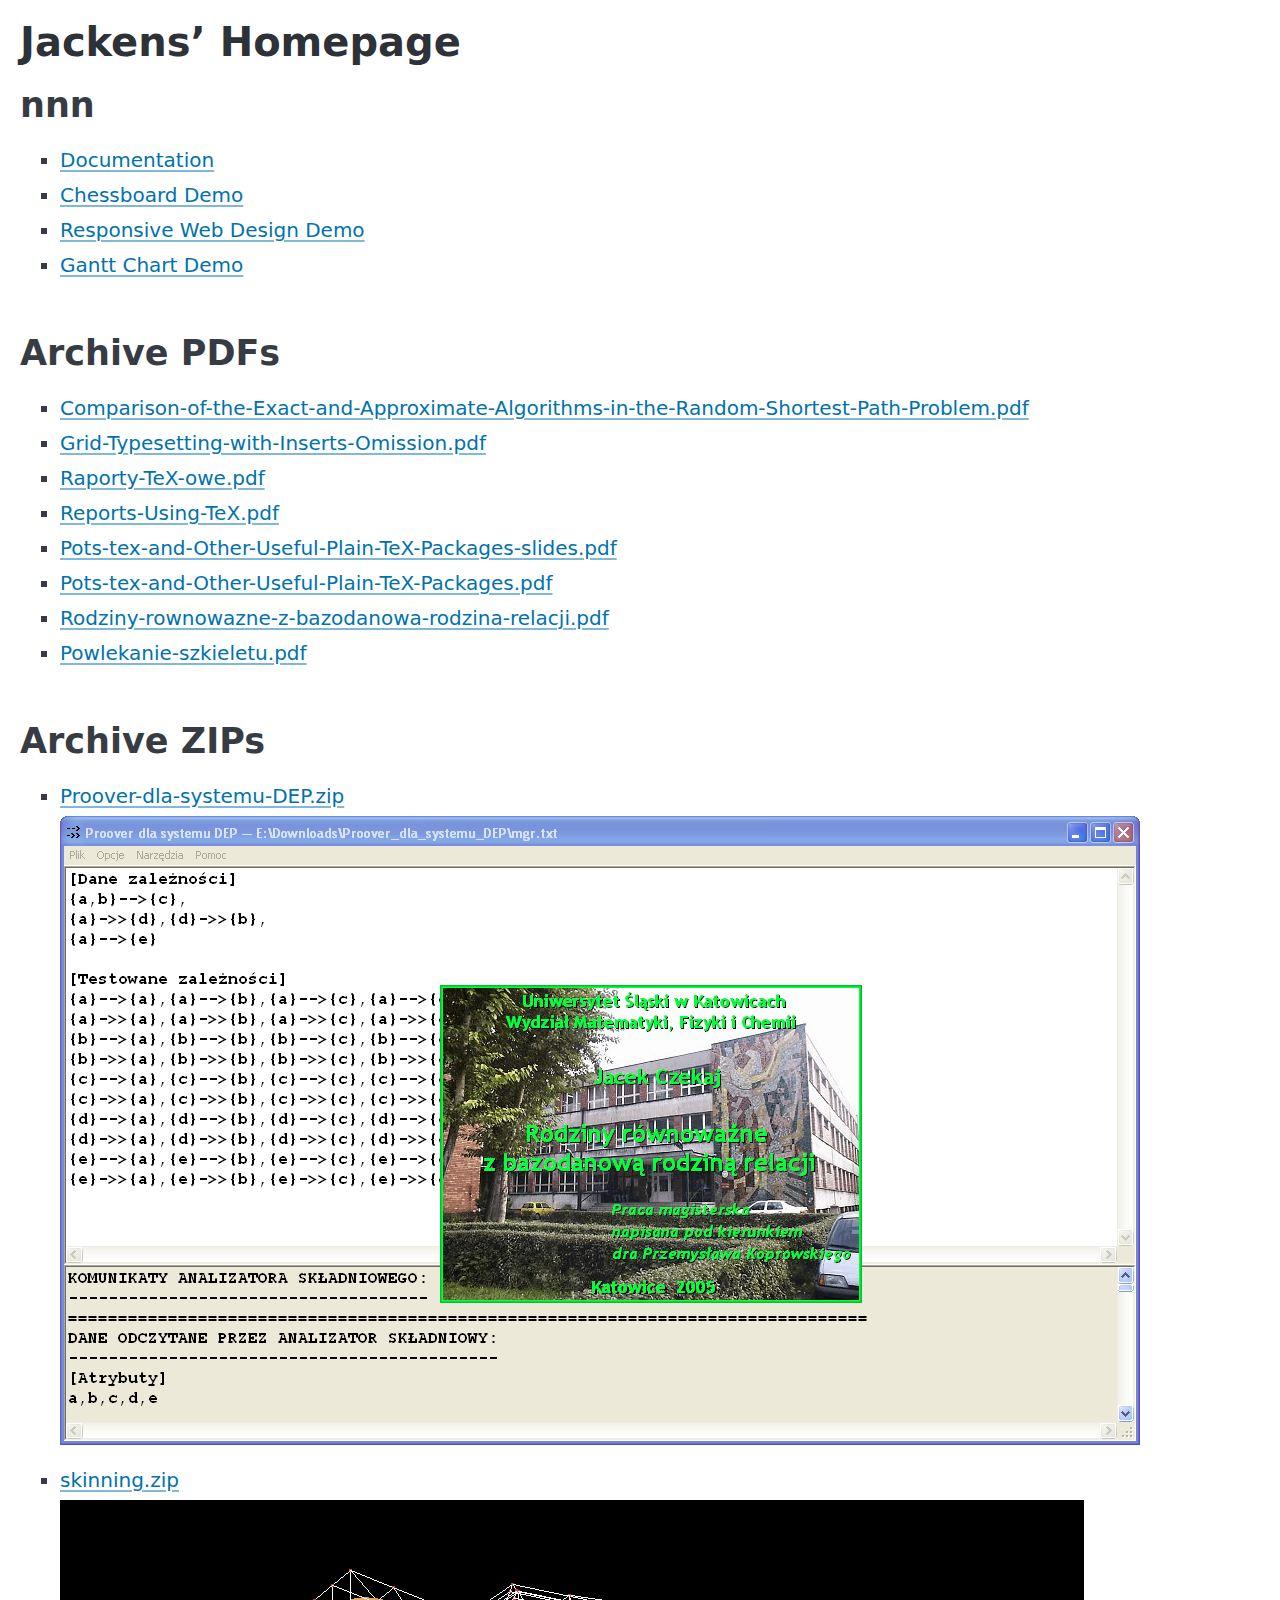
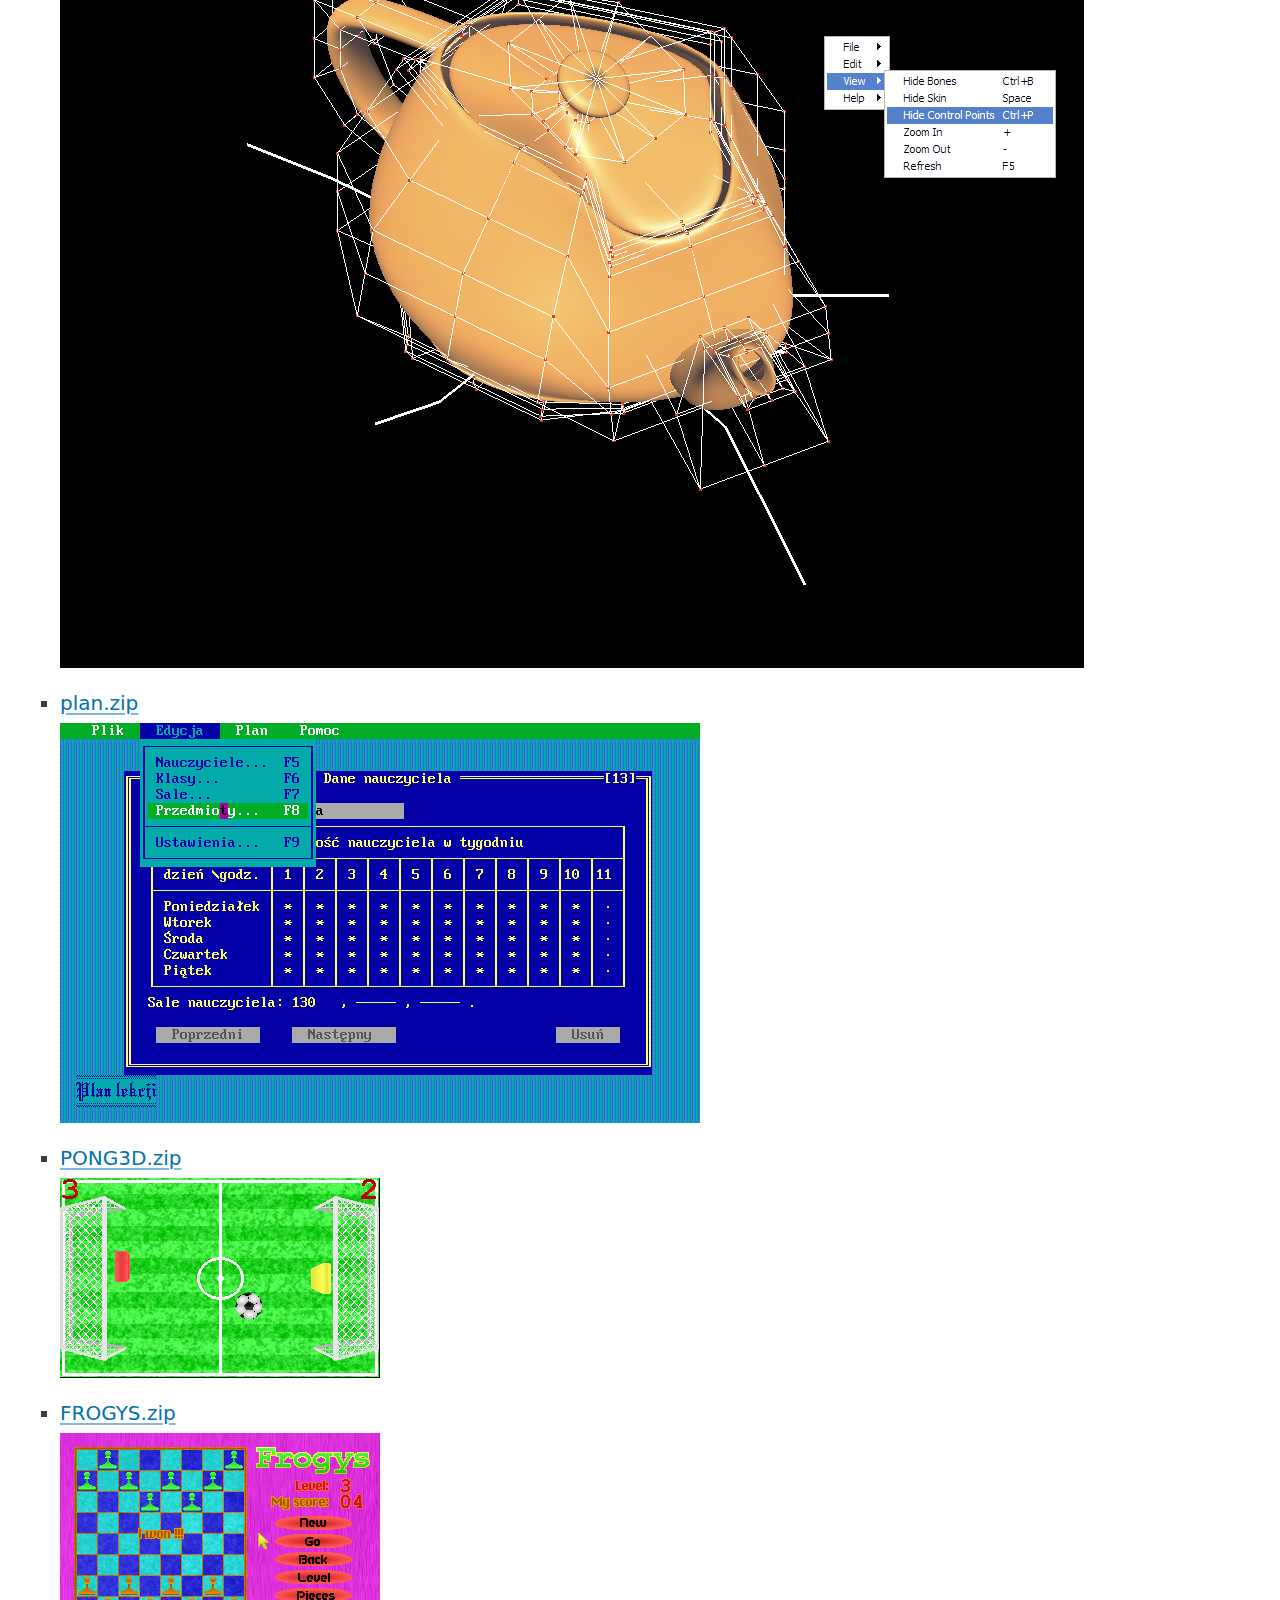
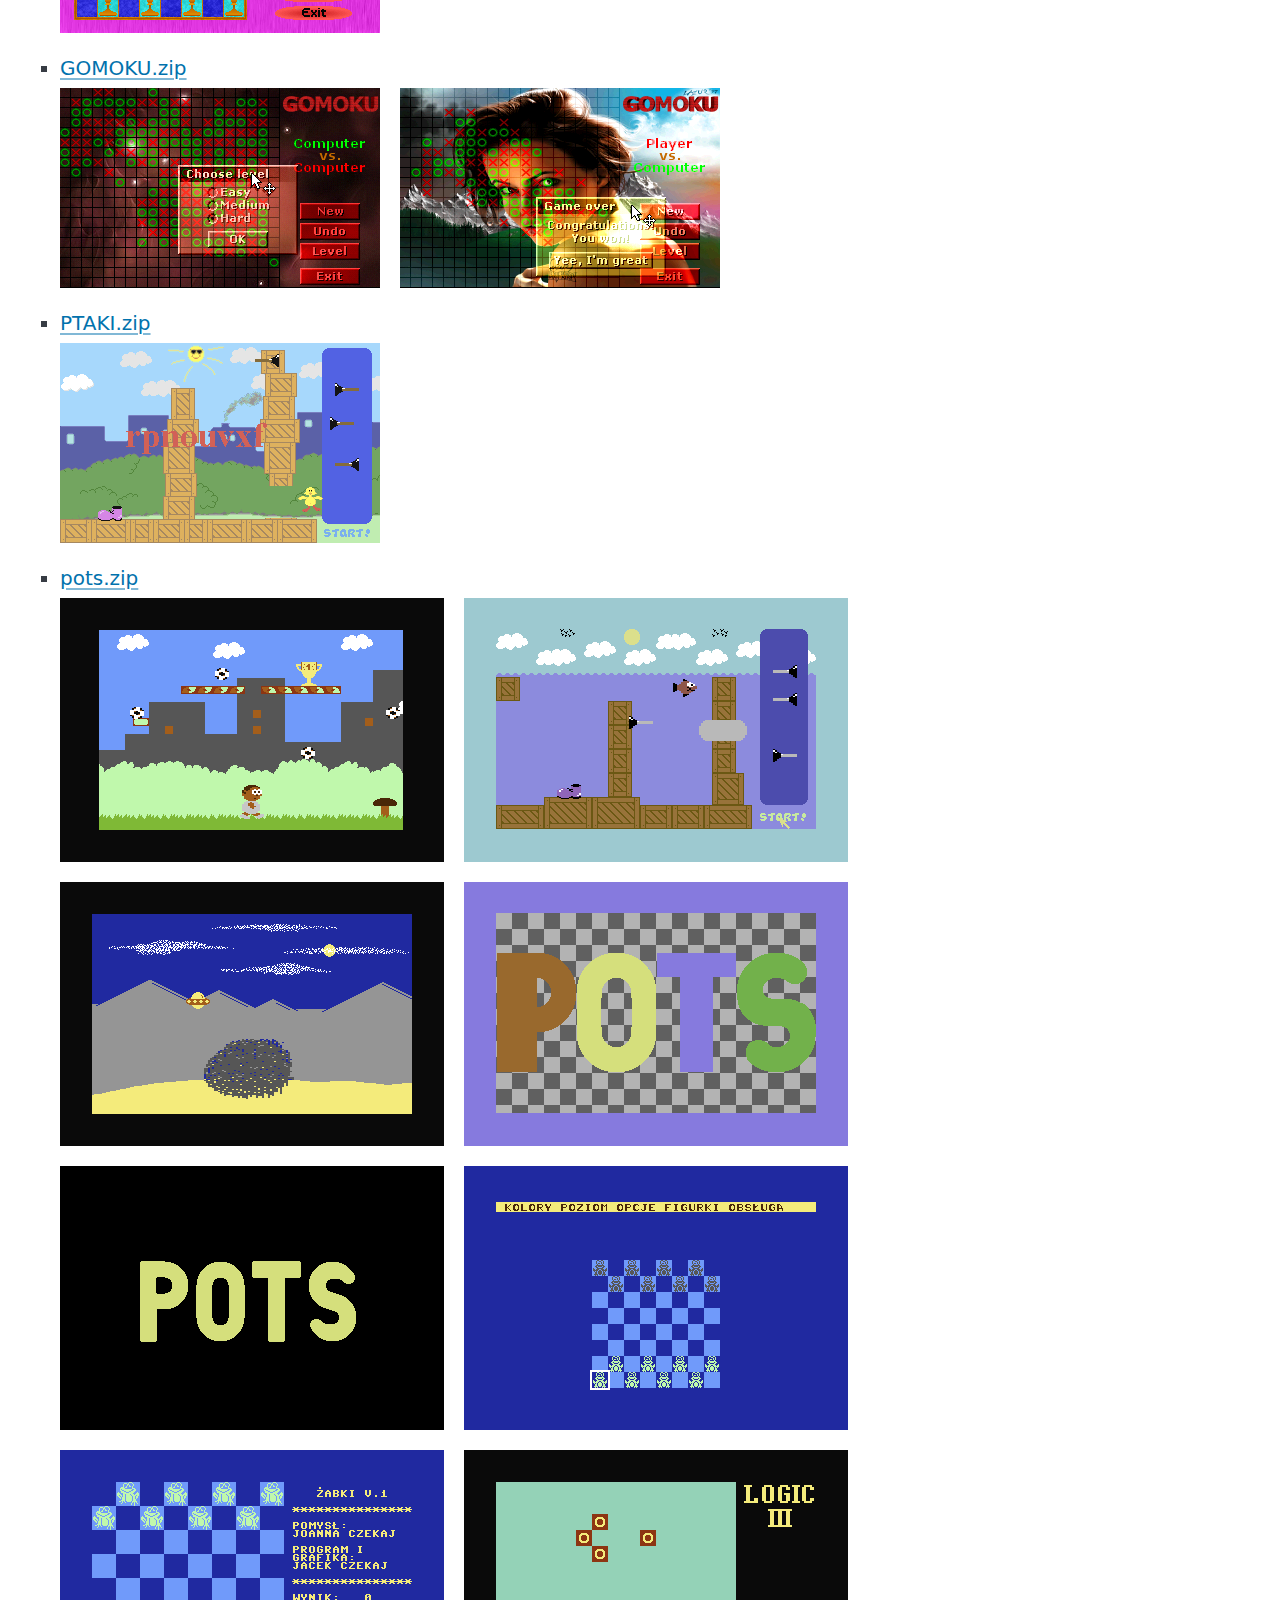
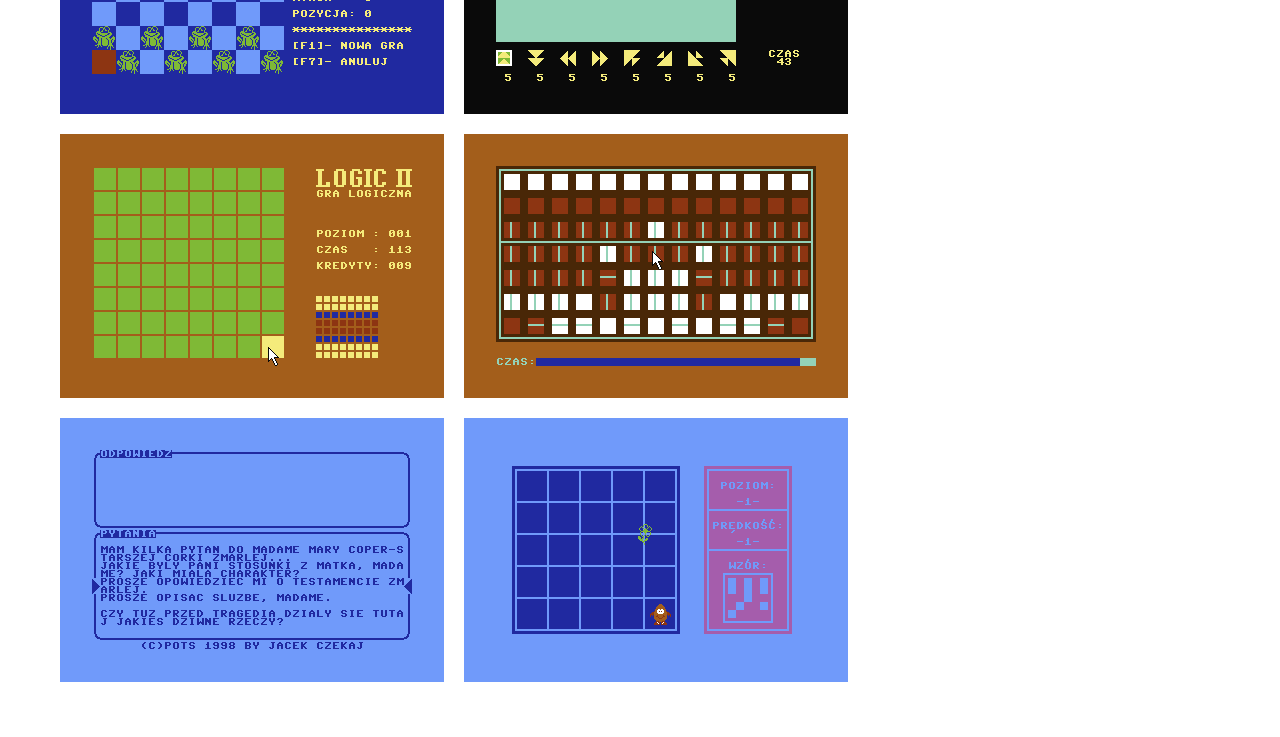
<file: index.html>
<!doctype html>
<html lang="en">

<head>
  <meta charset="UTF-8" />
  <meta name="viewport" content="width=device-width, initial-scale=1" />
  
<link rel="stylesheet" crossorigin href="./index-mk3e2p46.css"><script type="module" crossorigin src="./index-5v7kpb86.js"></script></head>

<body>
  
</body>

</html>
</file>
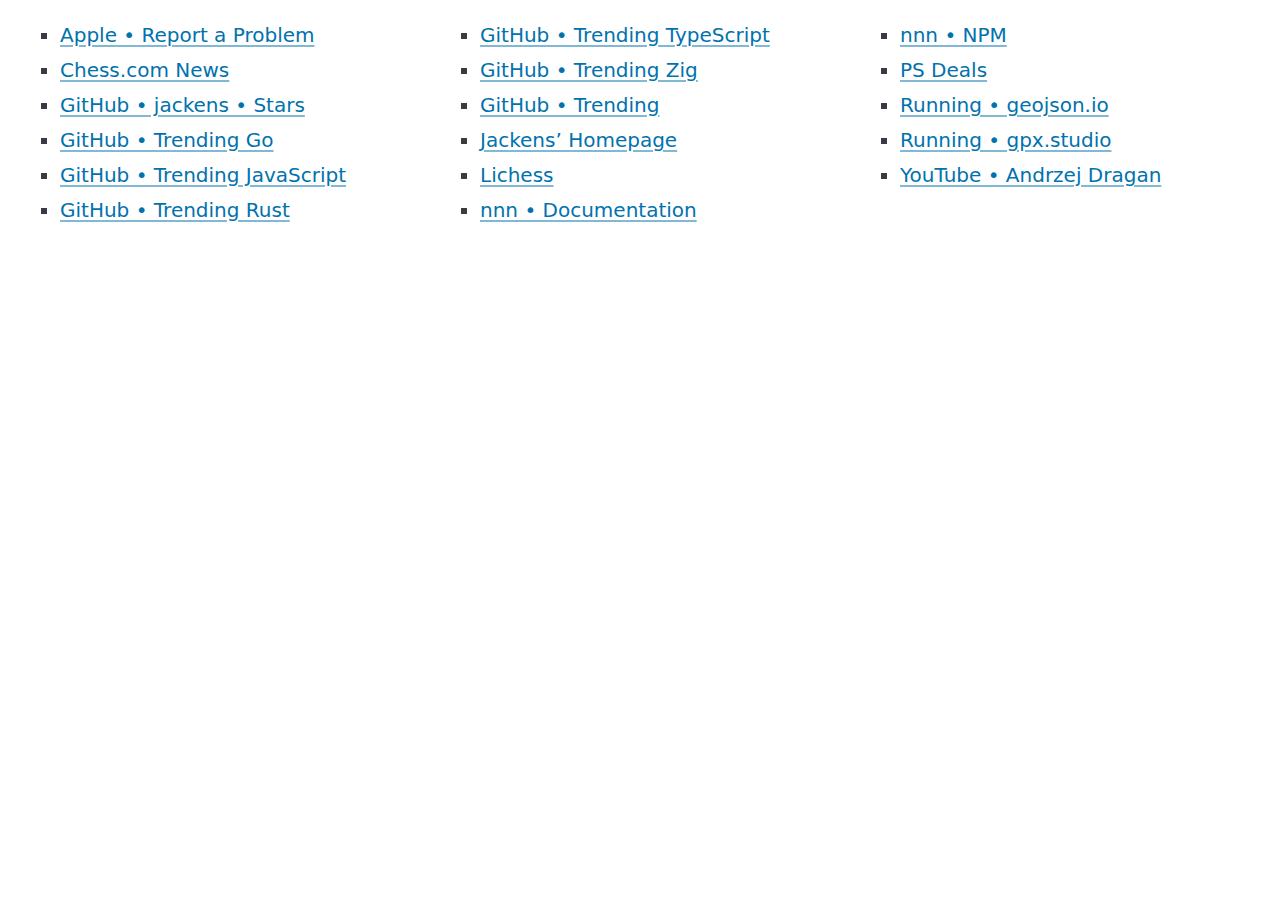
<file: bookmarks/index.html>
<!doctype html>
<html lang="en">

<head>
  <meta charset="UTF-8" />
  <meta name="viewport" content="width=device-width, initial-scale=1" />
  
<link rel="stylesheet" crossorigin href="./index-mk3e2p46.css"><script type="module" crossorigin src="./index-xw0te4qx.js"></script></head>

<body>
  
</body>

</html>
</file>
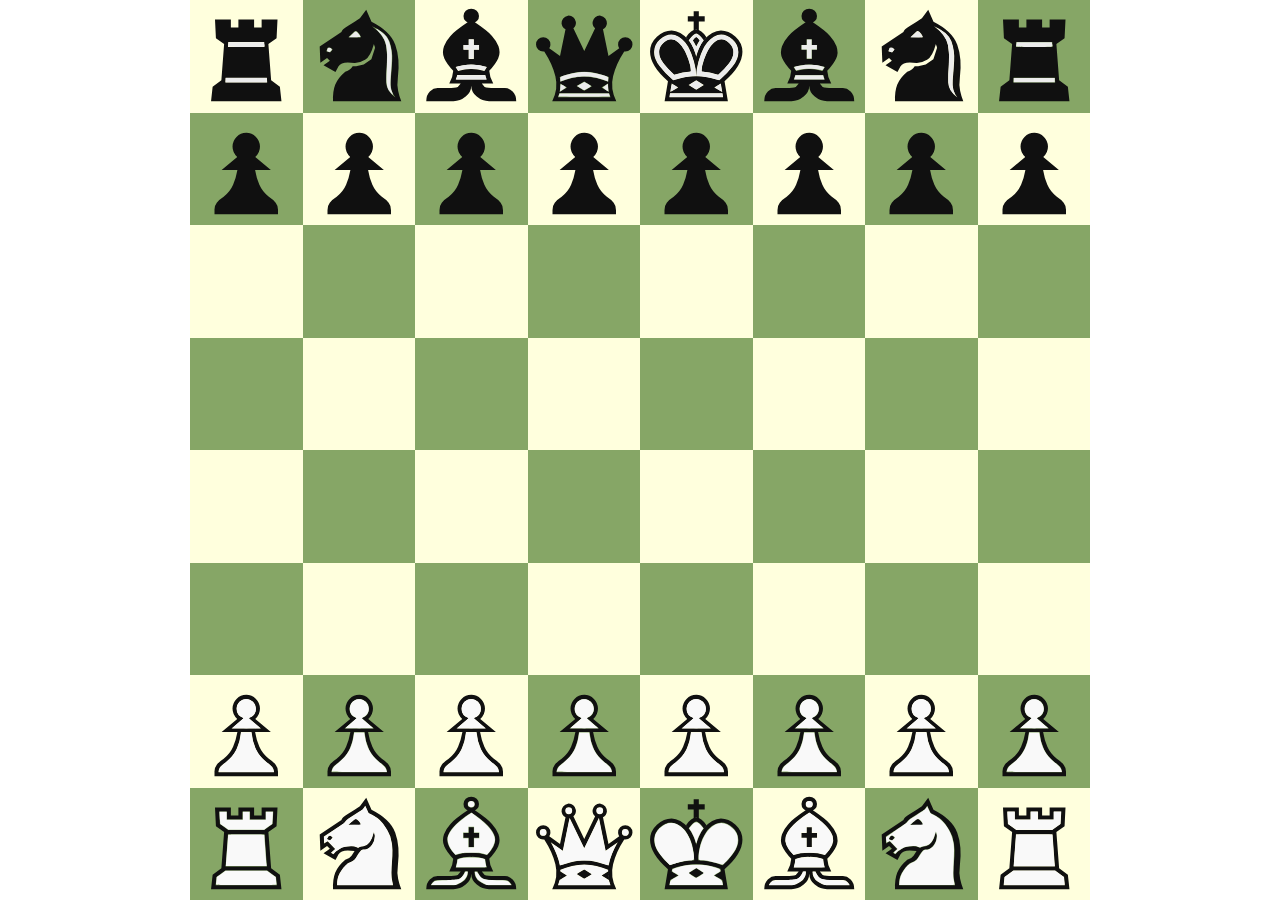
<file: chessboard/index.html>
<!doctype html>
<html lang="en">

<head>
  <meta charset="UTF-8" />
  <meta name="viewport" content="width=device-width, initial-scale=1" />
  
<link rel="stylesheet" crossorigin href="./index-mk3e2p46.css"><script type="module" crossorigin src="./index-jwxz75eb.js"></script></head>

<body>
  
</body>

</html>
</file>
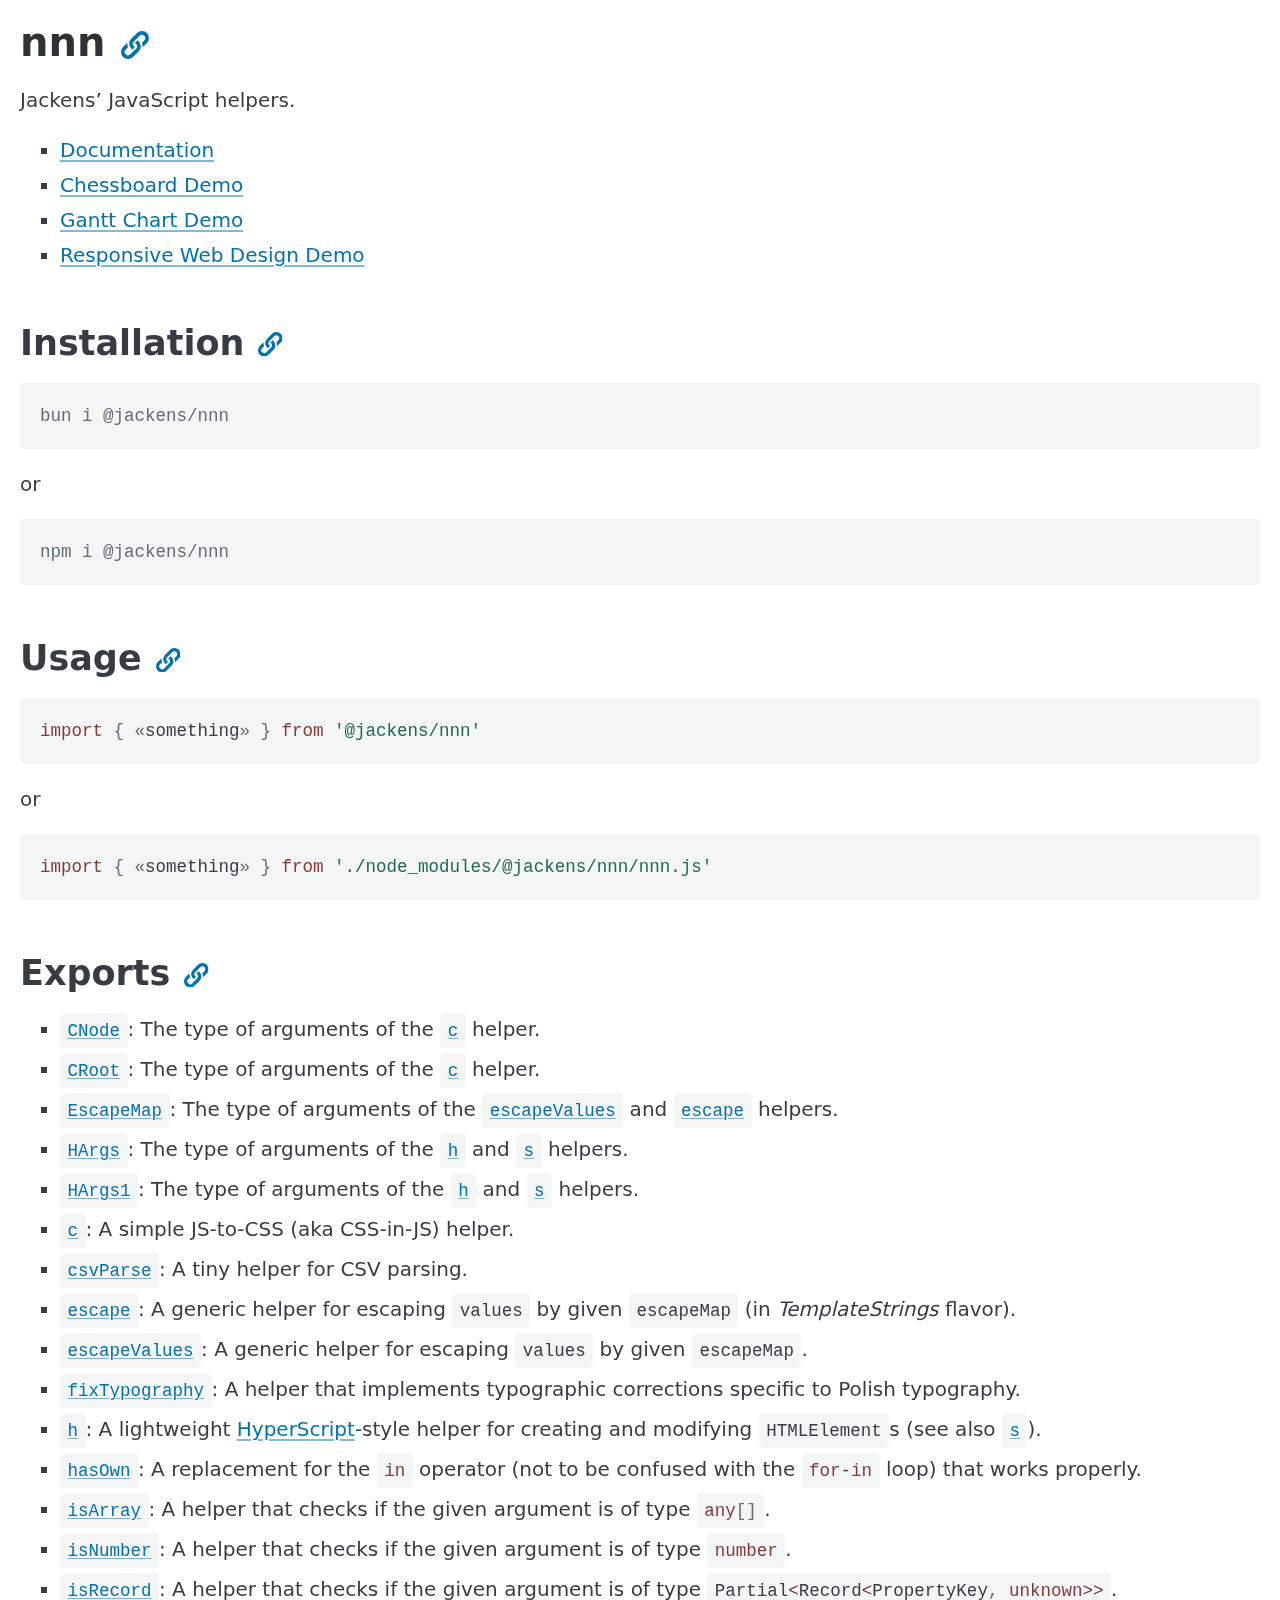
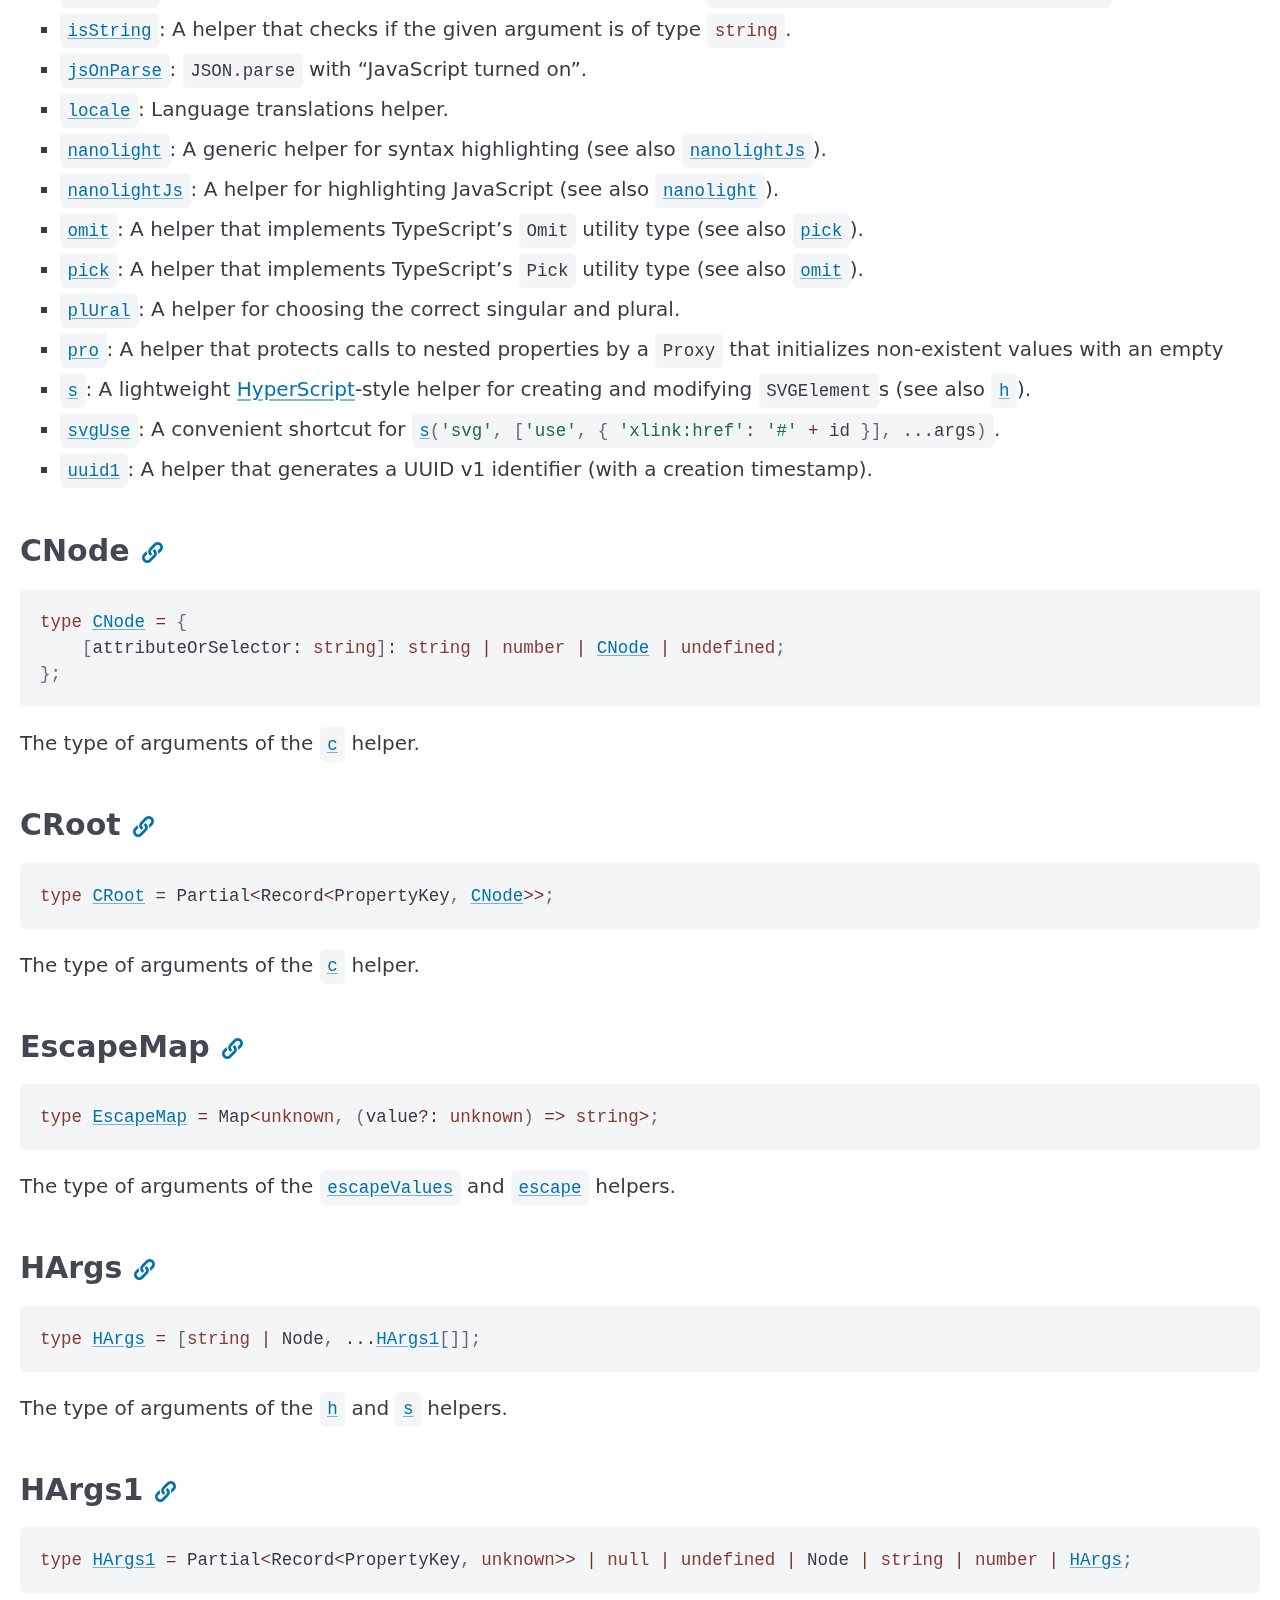
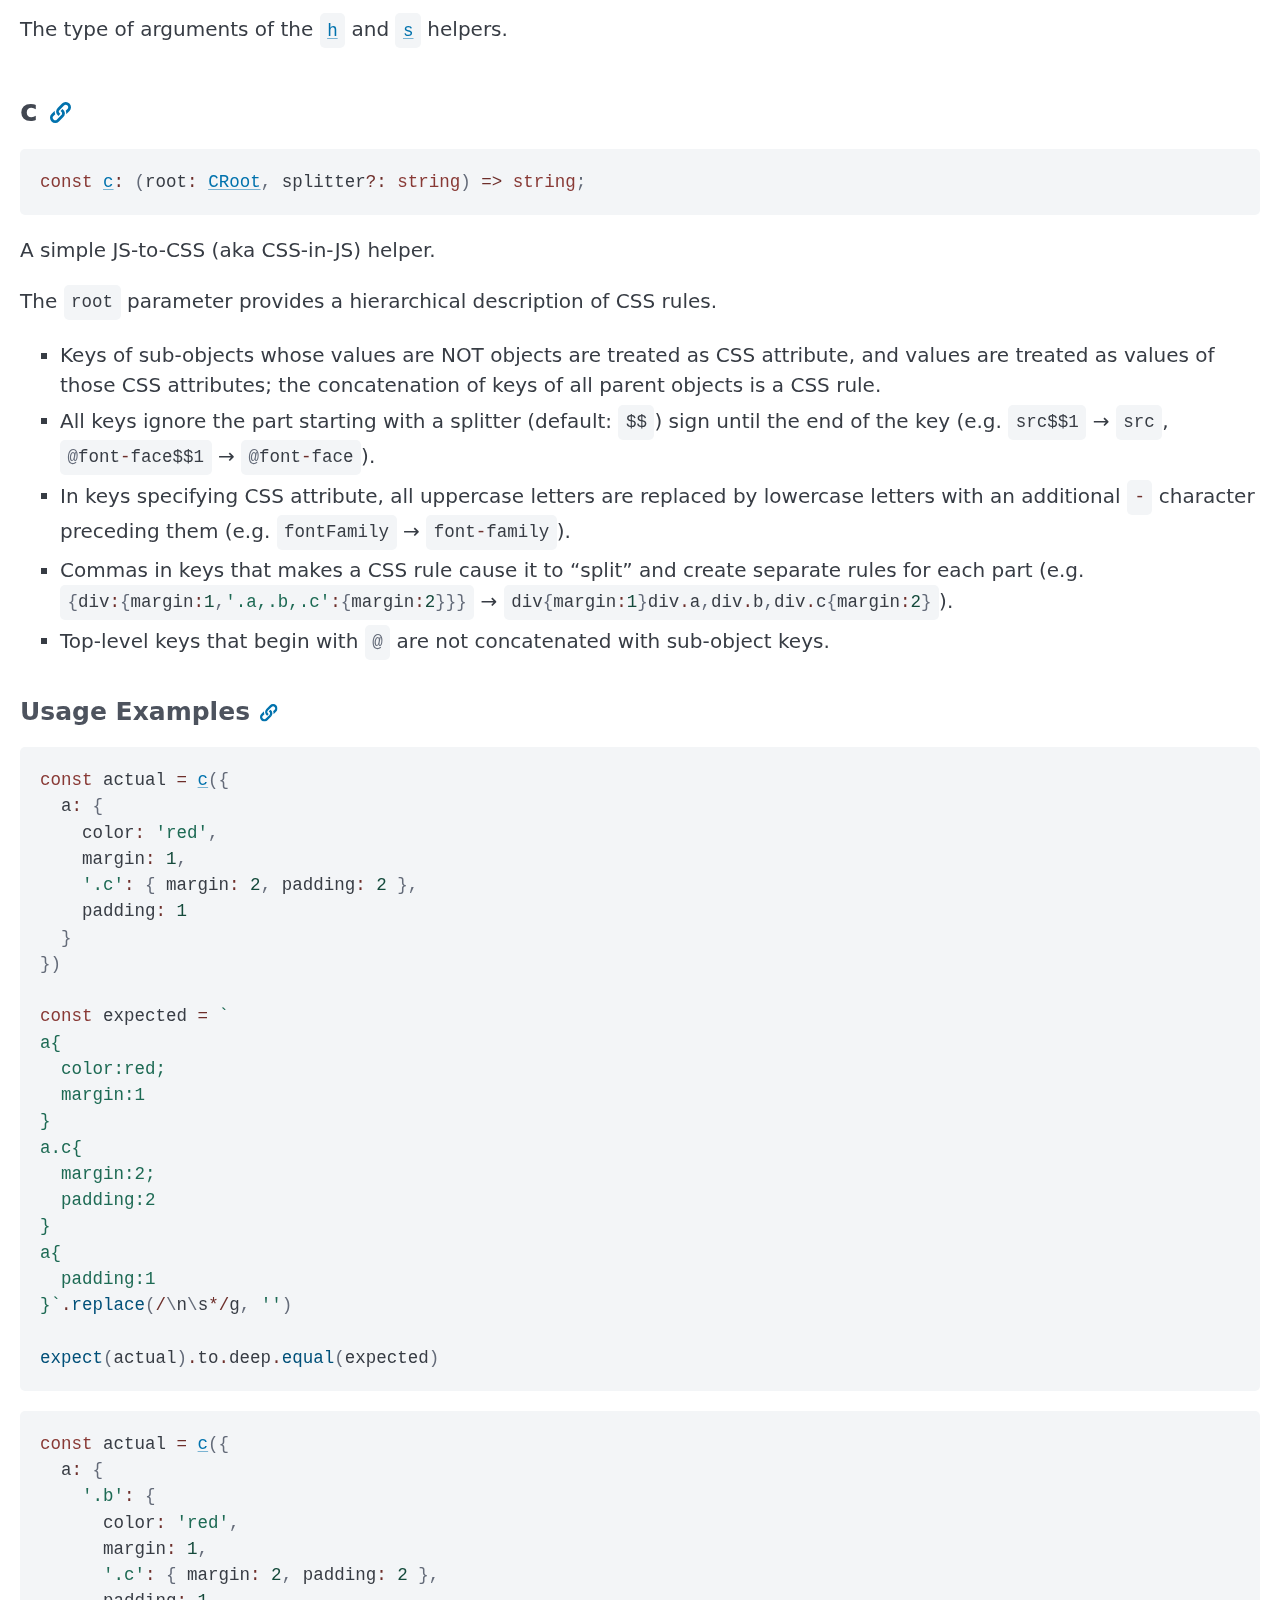
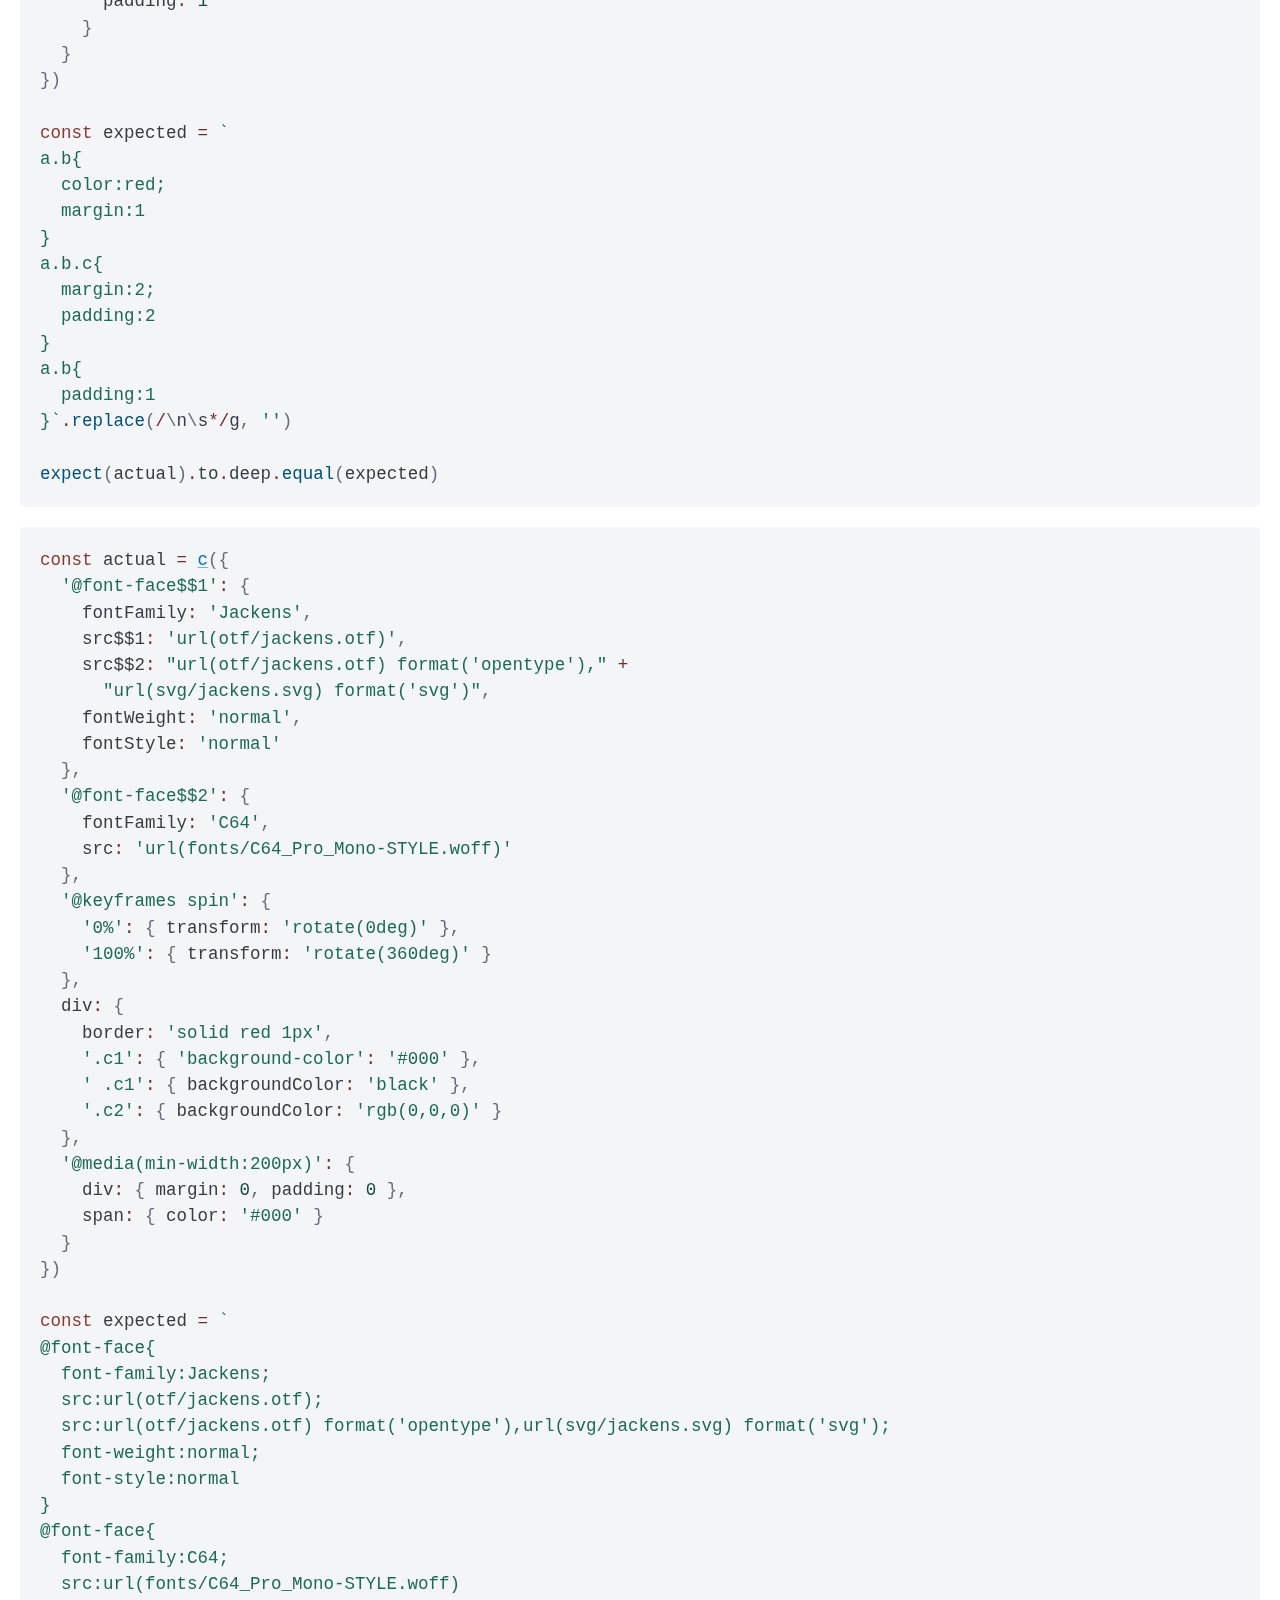
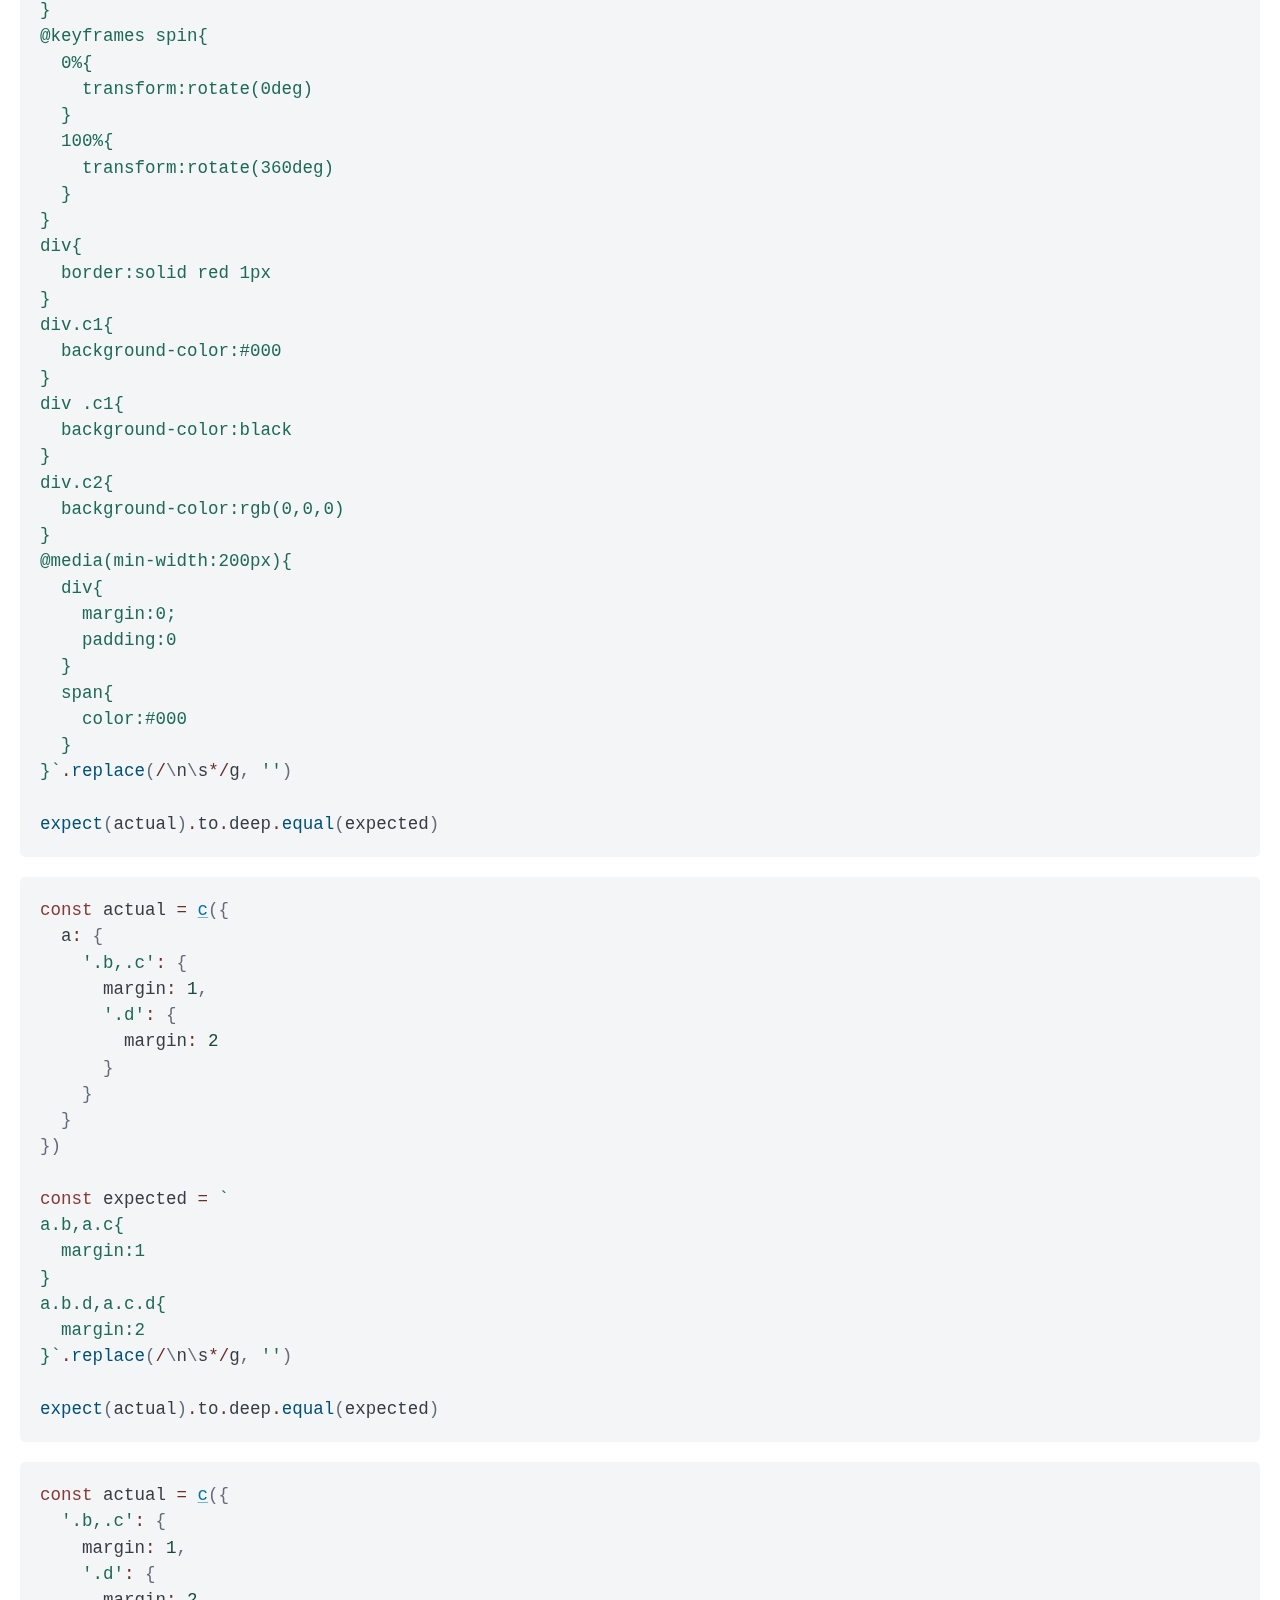
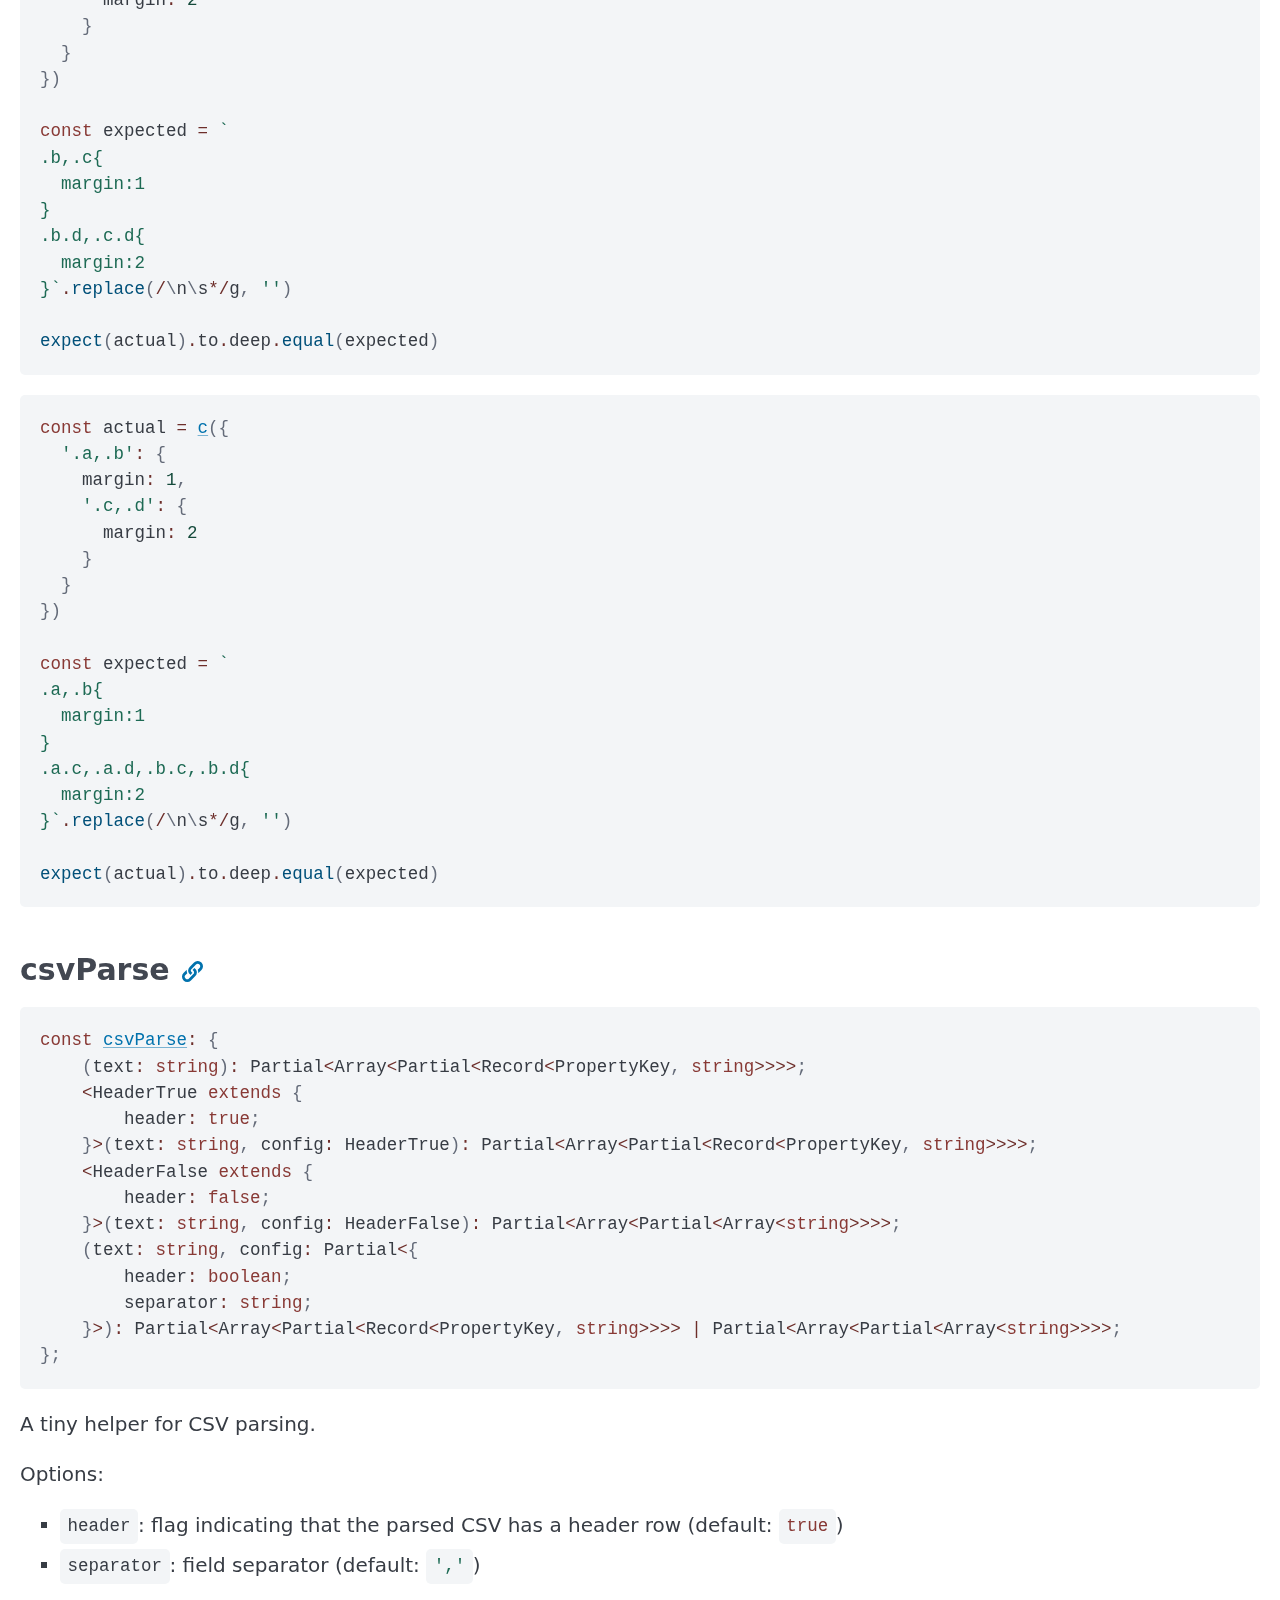
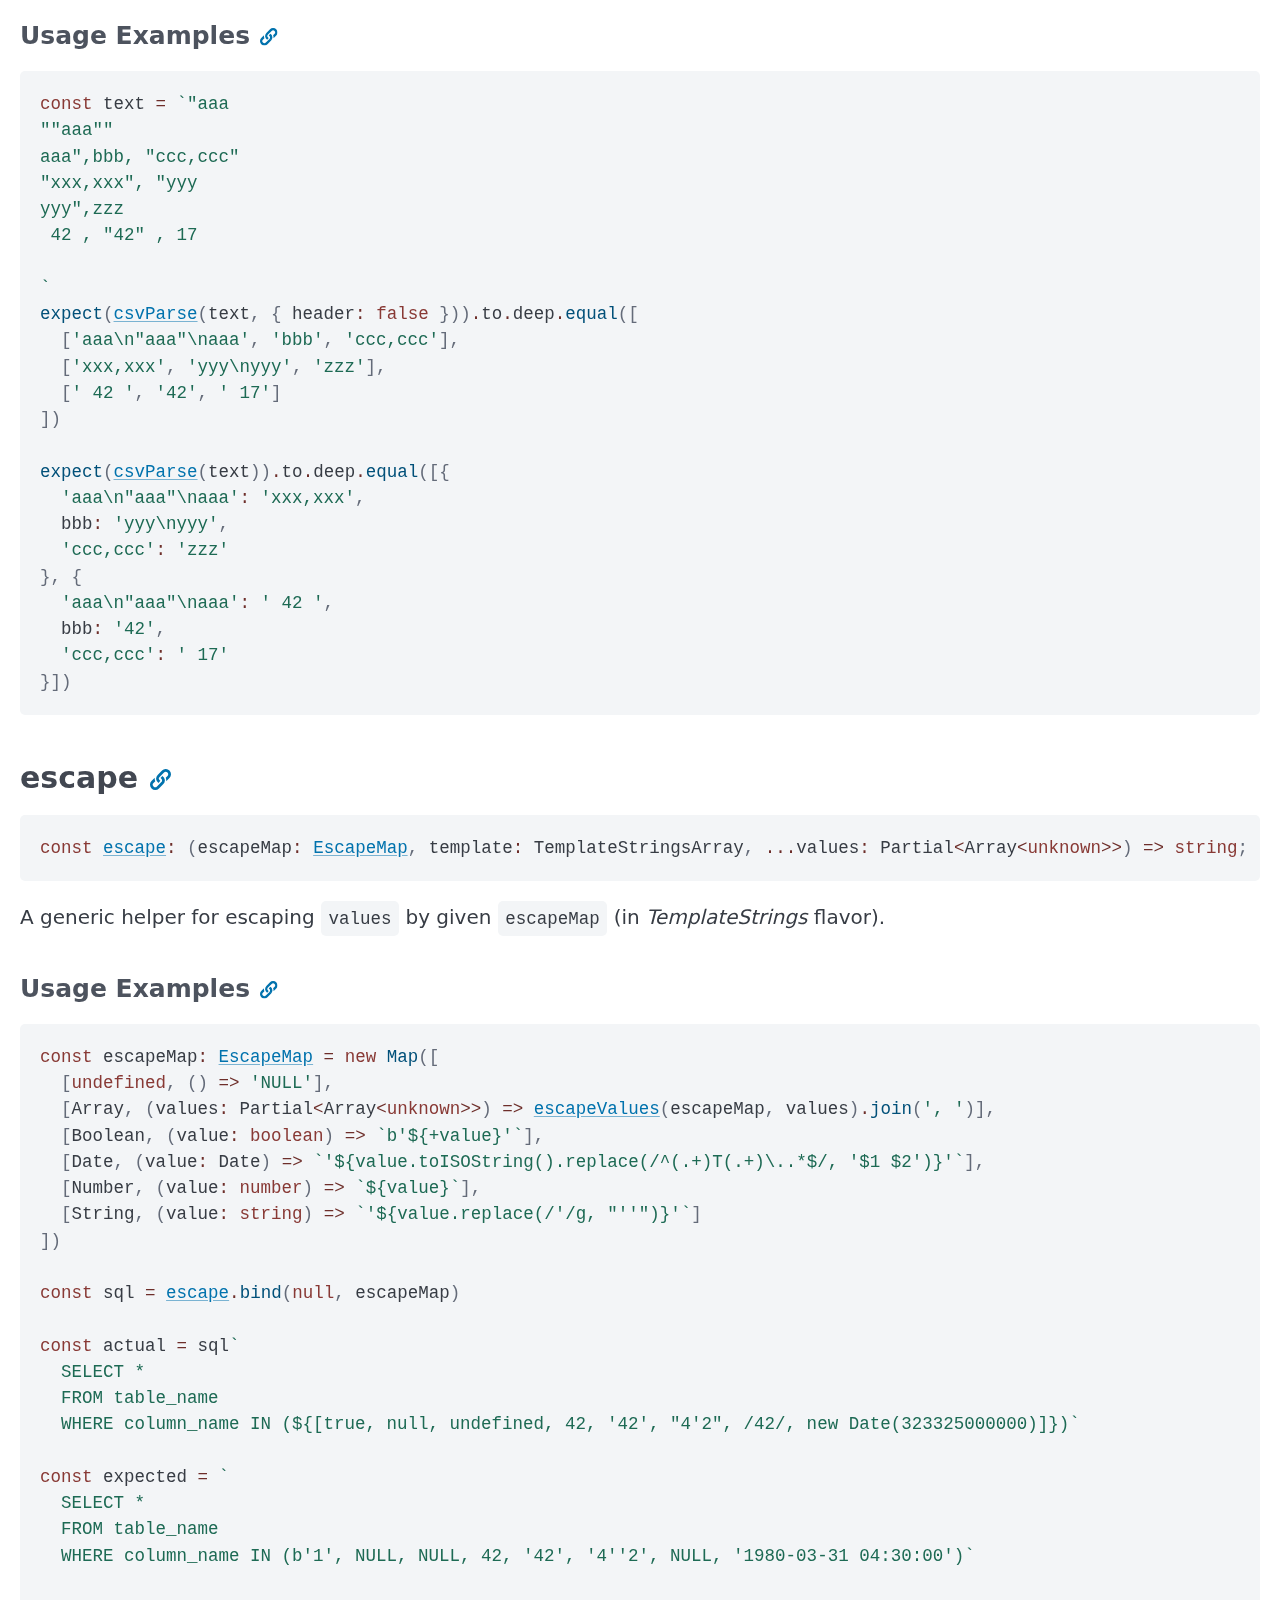
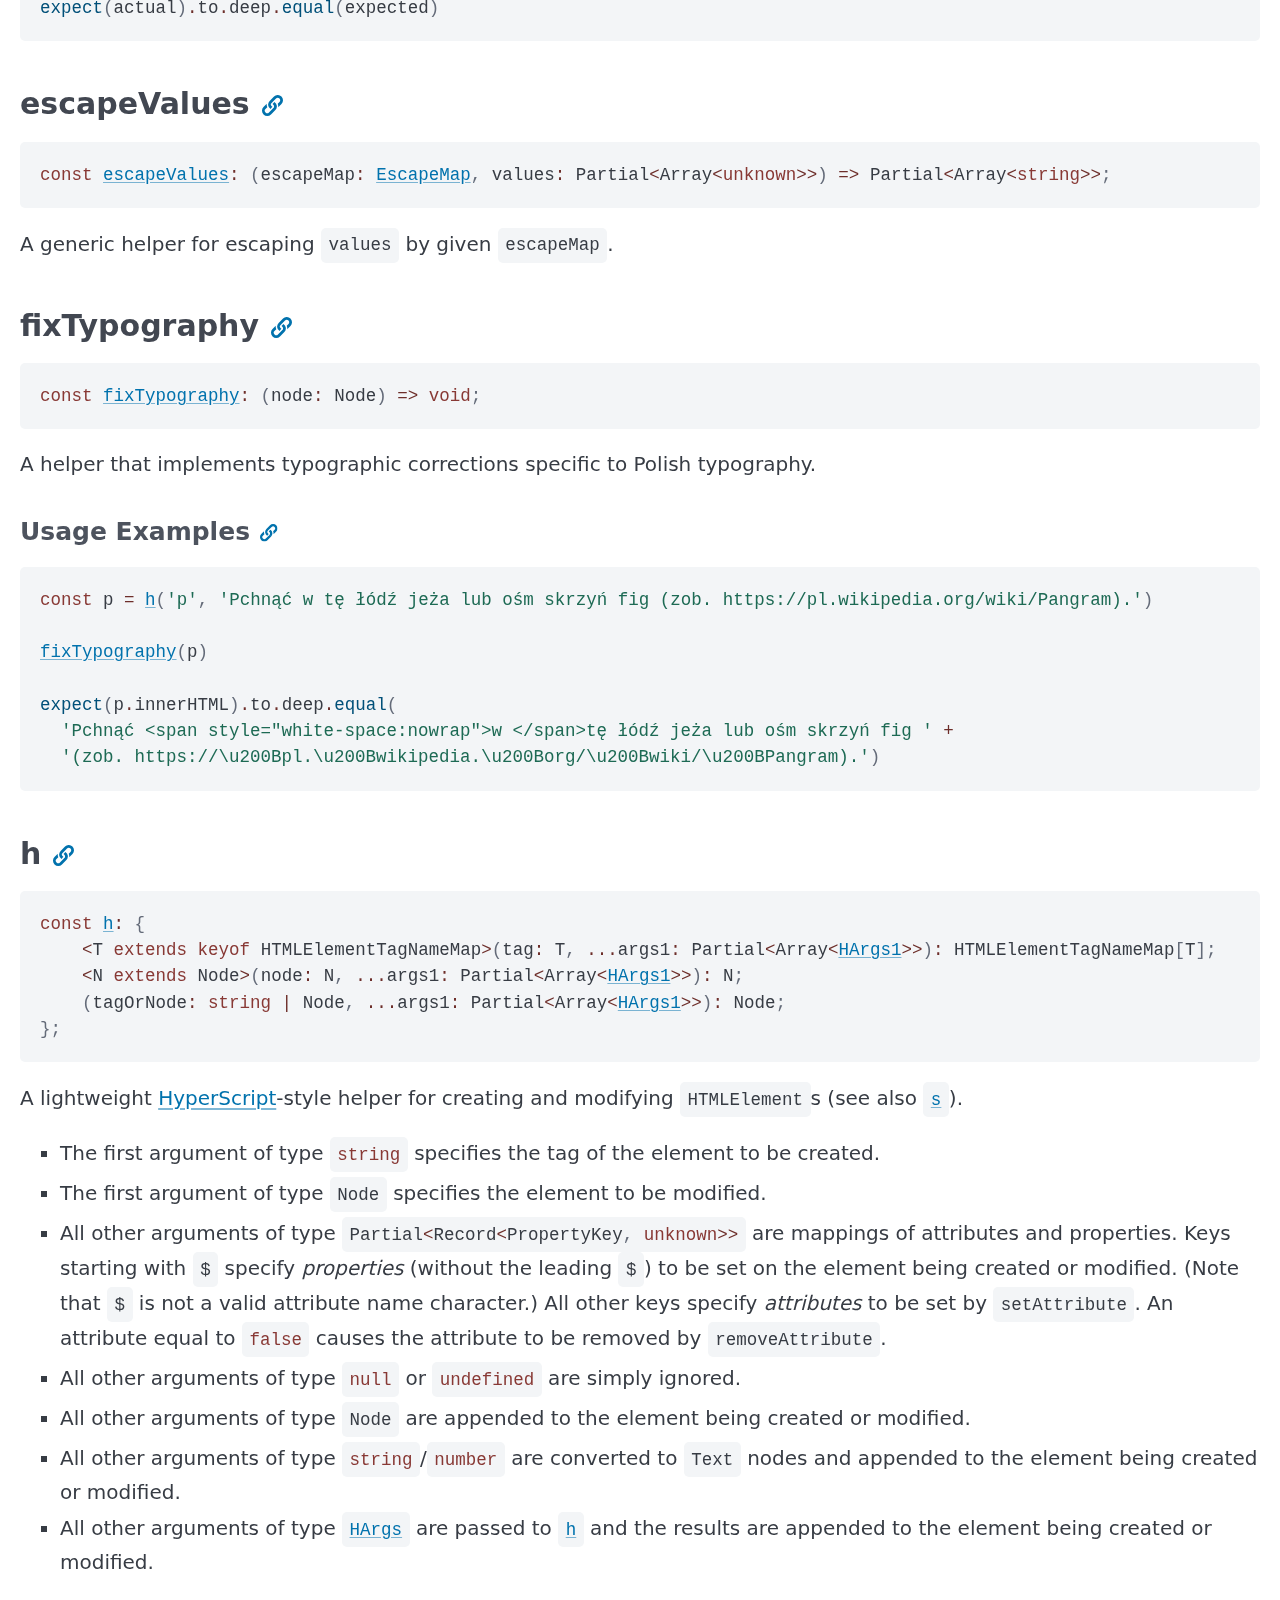
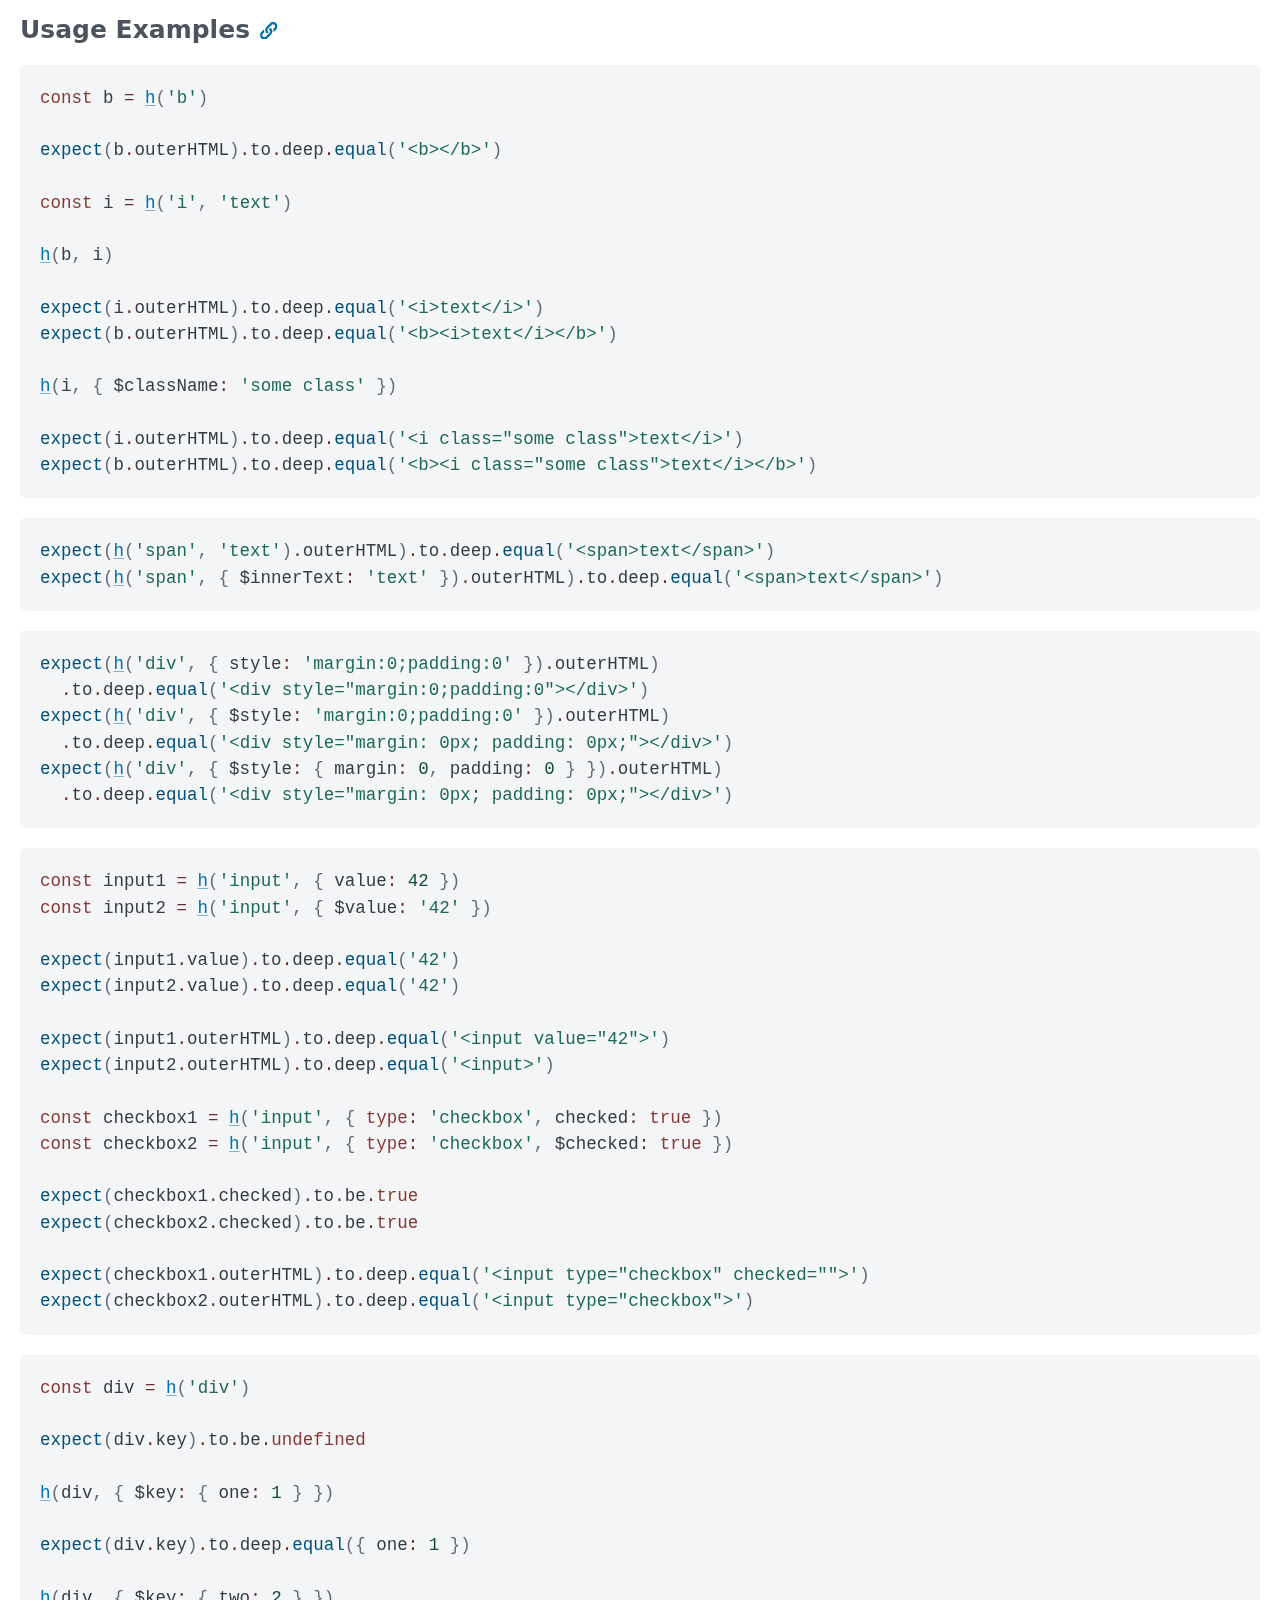
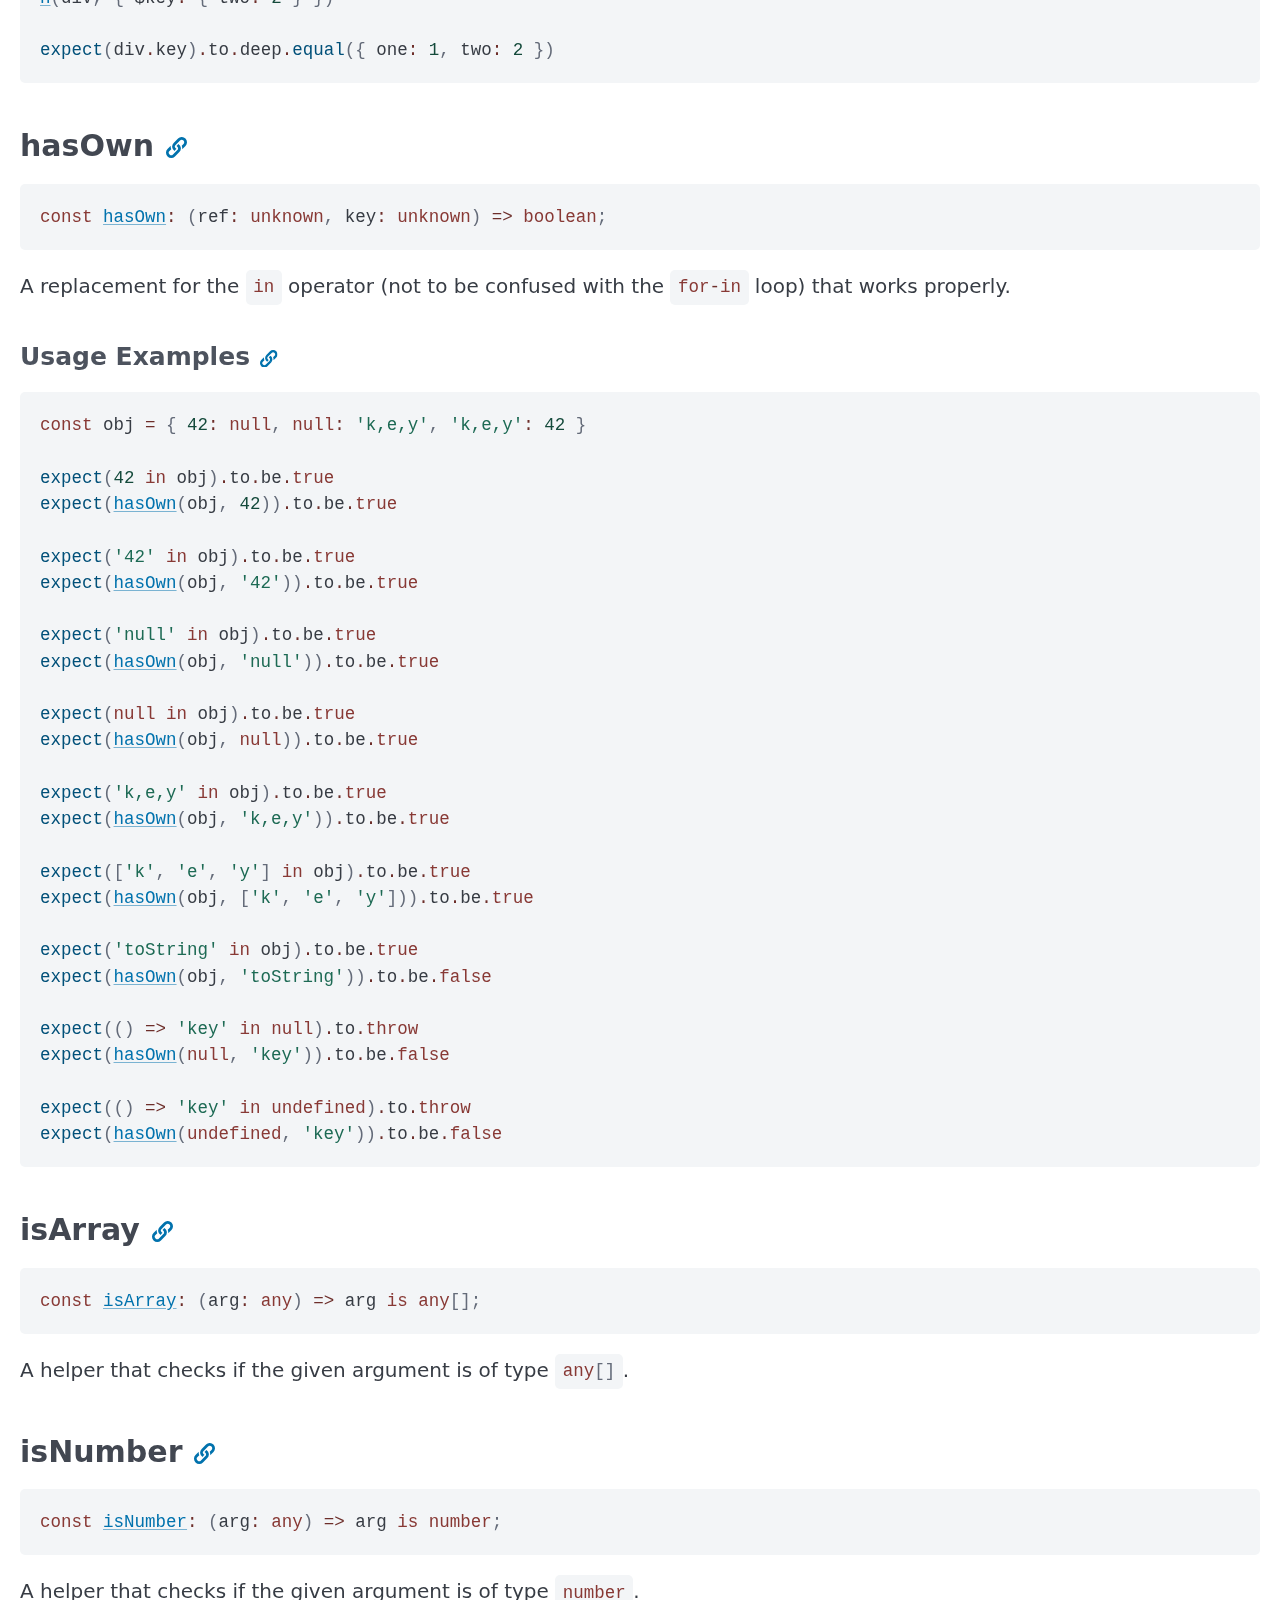
<file: doc/index.html>
<!doctype html>
<html lang="en">

<head>
  <meta charset="UTF-8" />
  <meta name="viewport" content="width=device-width, initial-scale=1" />
  
<link rel="stylesheet" crossorigin href="./index-mk3e2p46.css"><script type="module" crossorigin src="./index-shgerpbw.js"></script></head>

<body>
  
</body>

</html>
</file>
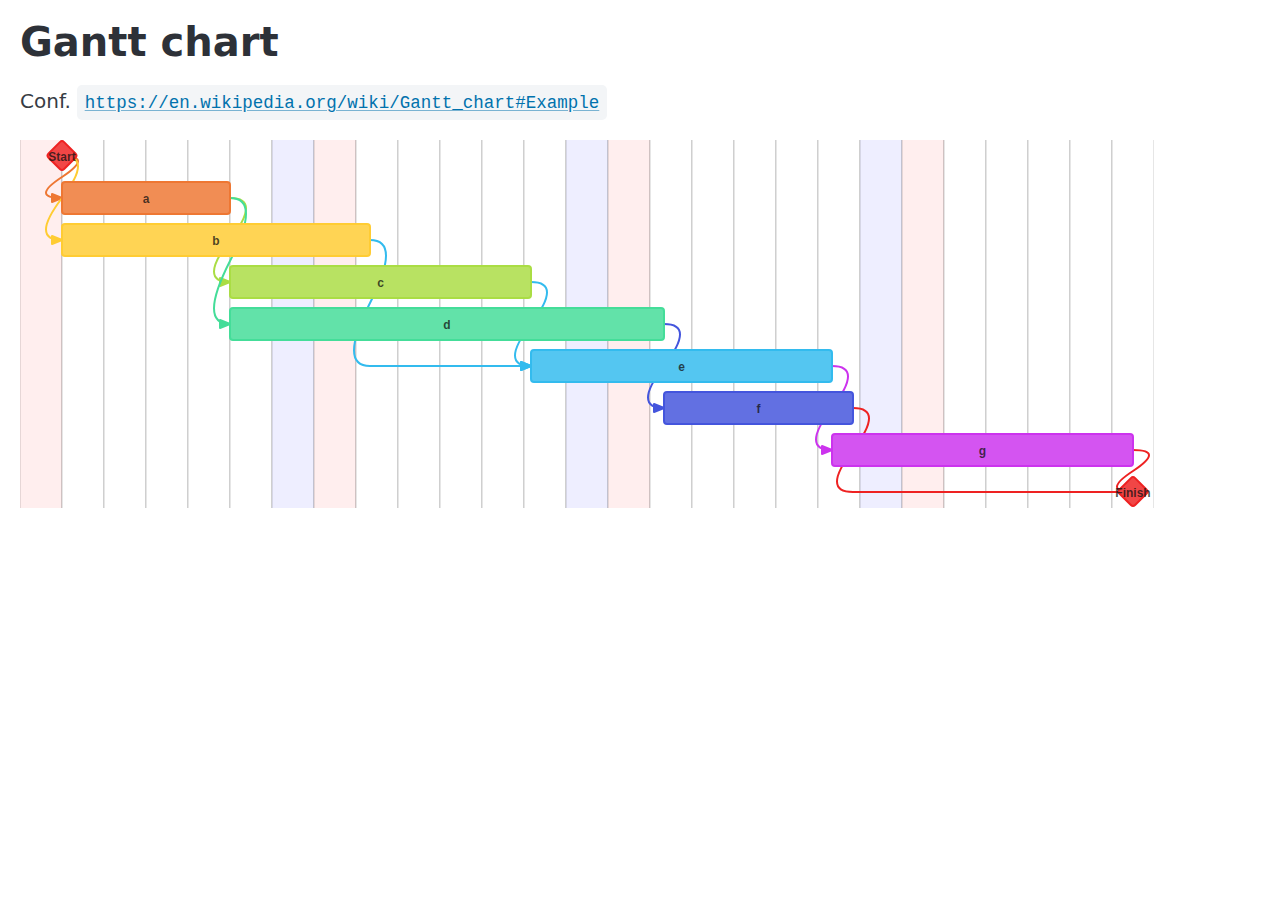
<file: gantt/index.html>
<!doctype html>
<html lang="en">

<head>
  <meta charset="UTF-8" />
  <meta name="viewport" content="width=device-width, initial-scale=1" />
  
<link rel="stylesheet" crossorigin href="./index-mk3e2p46.css"><script type="module" crossorigin src="./index-62t86w0n.js"></script></head>

<body>
  
</body>

</html>
</file>
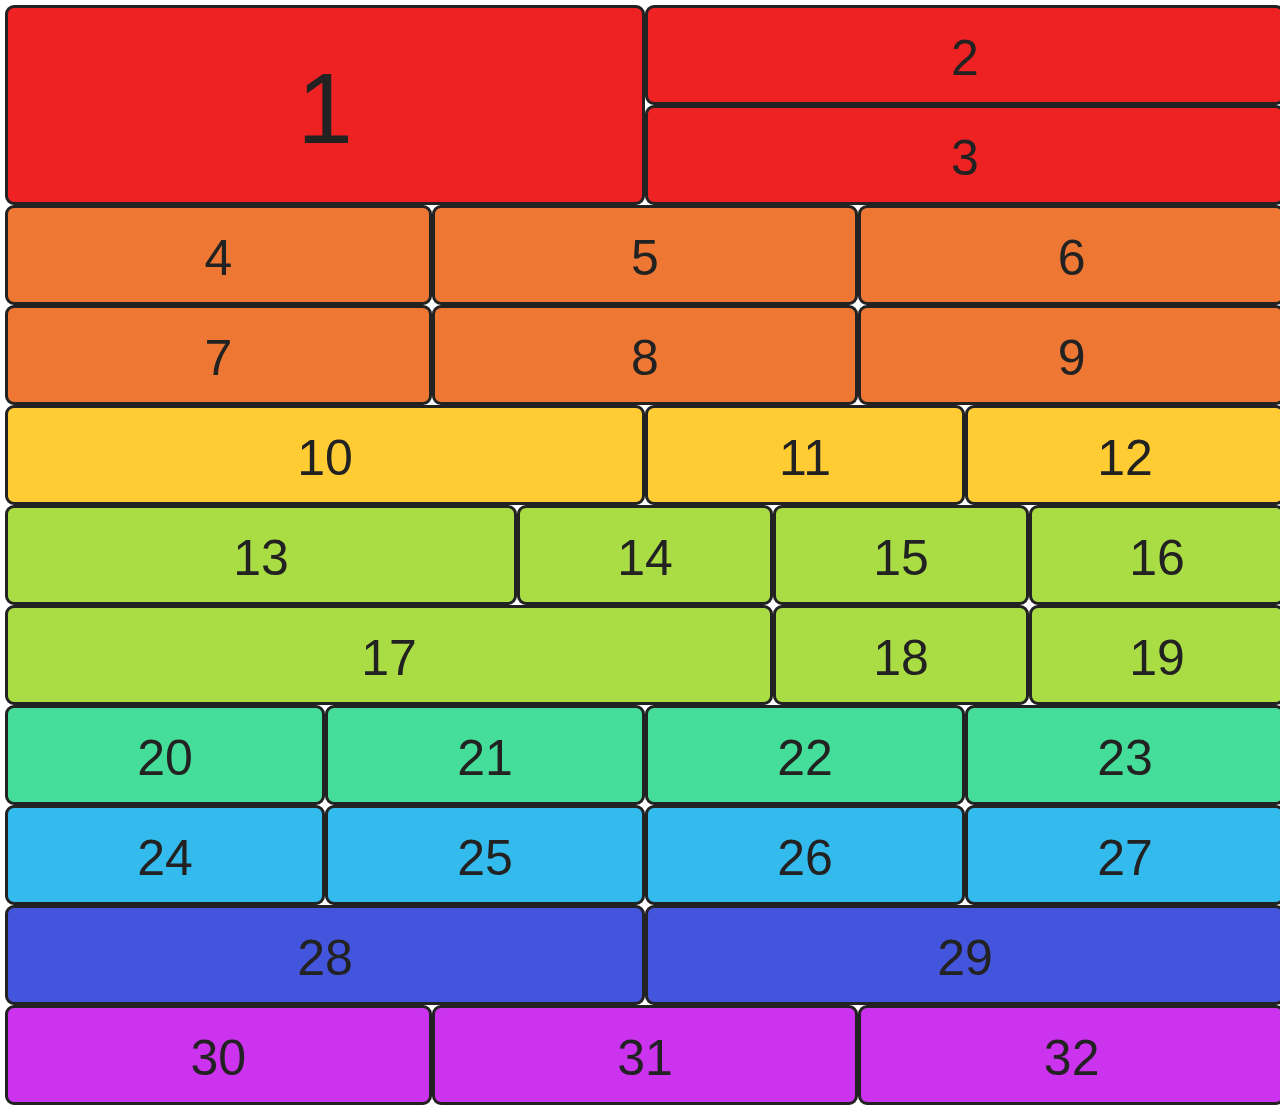
<file: rwd/index.html>
<!doctype html>
<html lang="en">

<head>
  <meta charset="UTF-8" />
  <meta name="viewport" content="width=device-width, initial-scale=1" />
  
<link rel="stylesheet" crossorigin href="./index-mk3e2p46.css"><script type="module" crossorigin src="./index-dg8jpfcd.js"></script></head>

<body>
  
</body>

</html>
</file>
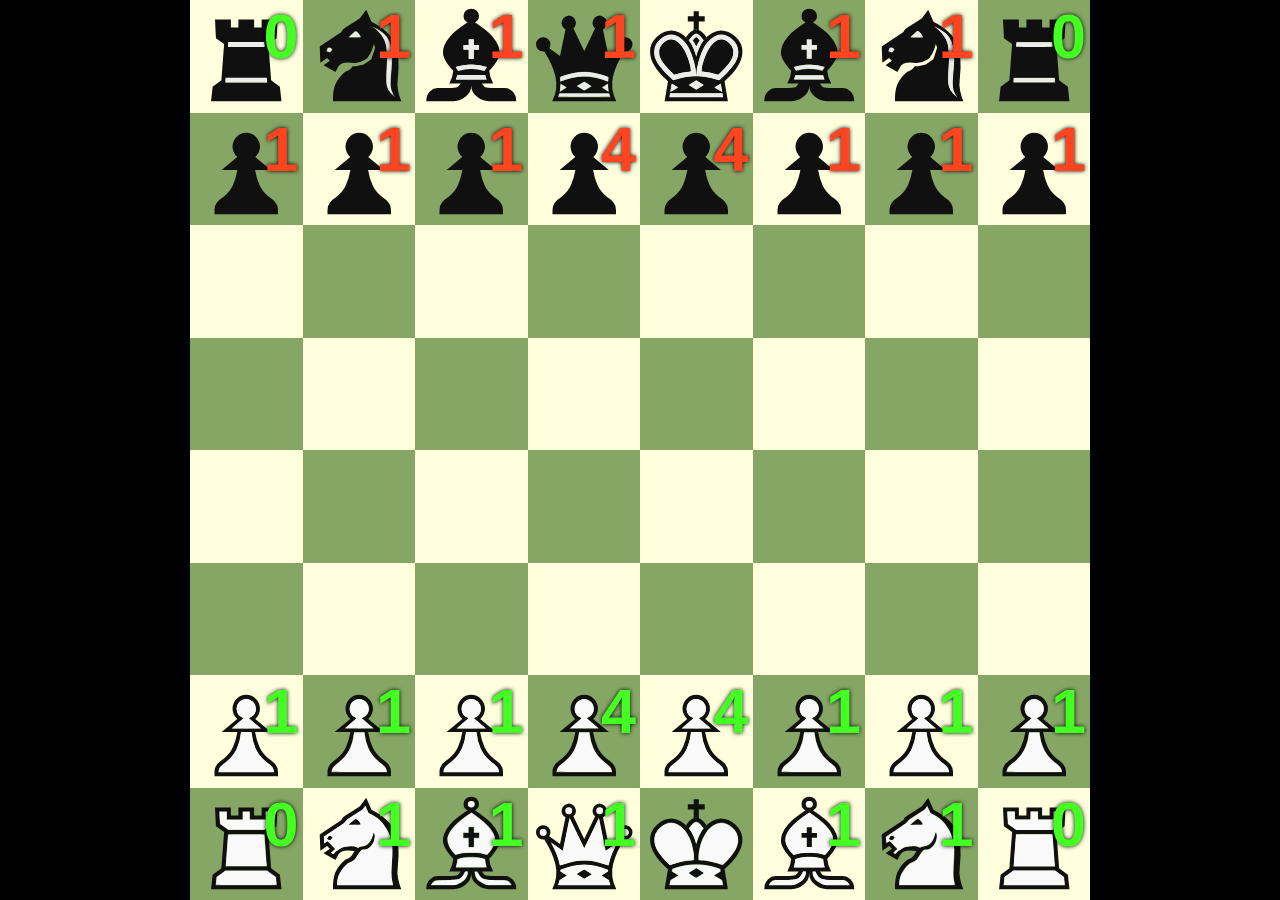
<file: app/chess/index.html>
<!DOCTYPE html>
<html lang="en">
<head>
<meta charset="UTF-8" />
<meta name="viewport" content="width=device-width, initial-scale=1, maximum-scale=1" />
<meta http-equiv="Content-Security-Policy" content="default-src 'none';script-src 'unsafe-inline';style-src 'unsafe-inline'" />
<title>Chess</title>
</head>
<body>
<script type="module">var C={a:{viewBox:"0 0 2048 2048",id:"black-bishop"},i:[{t:"path",a:{d:"M768 1365q-5 39-26 82h564q-18-36-26-82zm495-73l46-73q-142-49-285-47-144-2-285 47l46 73q118-40 239-38 120-2 239 38zm-432 227H624q67-116 72-229-114-119-162-223.5T528 843q33-96 118-189.5T958 407q-17-11-46-36t-29-79q0-58 41-96t100-38q58 0 99.5 38t41.5 96q0 54-29.5 79t-45.5 36q226 153 311 246.5T1520 843q42 119-6 223.5T1352 1290q4 113 72 229h-207q-2-4 10 16 33 53 70 60t89 7h250q76 0 141.5 62t65.5 179h-495q-123 0-223.5-84.5T1024 1560q0 114-101 198.5T700 1843H205q0-117 65-179t142-62h250q51 0 88-7t71-60q12-20 10-16zm146-701h-95v89h95v165h94V907h95v-89h-95V714h-94z",fill:"#101010"}},{t:"path",a:{d:"M761.54 1406.698l12.856-39.05h499.208l12.856 39.05 12.856 39.051H748.684zm3.538-155.75l-17.653-29.92 45-13.068c84.664-24.586 172.41-33.595 274.965-28.23 54.888 2.872 113.464 8.98 130.17 13.573s46.778 12.606 66.83 17.806l36.46 9.454-17.791 30.152c-20.327 34.452-23.31 34.993-91.585 16.586-68.72-18.526-266.228-18.526-334.948 0-68.23 18.395-71.266 17.852-91.448-16.353zm215.532-269.47v-82.44h-95.457v-78.102h95.458V716.8h86.779v104.136h95.458v78.101h-95.458v164.881h-86.78z",fill:"#ececec"}}]};var R={a:{viewBox:"0 0 2048 2048",id:"black-king"},i:[{t:"path",a:{d:"M1024 1769h489l-12-73H547l-12 73zm0-921q-25-60-62-111 31-48 62-65 30 17 62 65-38 51-62 111zm-97 454q-154 11-303 58-123-108-200-213.5T347 945q0-89 73.5-159T569 716q67 0 134.5 62.5T806 909q30 54 75 175t46 218zm-350 217l-26 156 145-84zm447-907q-47 0-136 121-31-36-50-55 93-140 186-140 92 0 186 140-20 19-50 55-90-121-136-121zm0 775q-1-126-42-267.5T898 893q-8-14-14-27t-12-23q-28-43-48-69-51-63-120-105t-134-42q-103 0-208 93T257 949q0 120 99 254.5T605 1463q201-74 419-76zm0 456H448l61-365q-325-280-326-535-1-159 125-274.5T575 553q78 0 158.5 47T876 719q61 74 98.5 164.5T1024 1034q12-60 49-150.5t99-164.5q61-72 142-119t159-47q140 0 266 115.5T1865 943q-2 255-326 535l61 365zm97-541q0-97 45-218t76-175q34-68 101.5-130.5T1479 716q74 0 147.5 70t74.5 159q0 96-77 201.5T1424 1360q-150-47-303-58zm350 217l-119 72 145 84zm-447-132q217 2 419 76 150-125 249-259.5t99-254.5q0-136-105.5-229T1478 627q-66 0-135 42t-119 105q-21 26-48 69-6 10-12.5 23l-13.5 27q-44 85-85 226.5t-41 267.5zm-139 159l139 86 139-84-139-86zm92-1248v-95h94v95h107v95h-107v153q-48-16-94 0V393H870v-95z",fill:"#101010"}},{t:"path",a:{d:"M1401.492 1445.022c-78.866-27.972-280.85-63.49-361.055-63.49-13.573 0-8.37-92.938 9.931-177.41 46.541-214.815 134.473-397.66 231.48-481.337 104.287-89.958 202.425-110.292 301.88-62.55 101.707 48.823 168.857 126.476 192.611 222.736 11.953 48.434 12.507 65.835 3.633 113.995-20.047 108.8-81.379 205.359-221.236 348.304-109.997 112.425-114.127 115.045-157.244 99.752zm122.817-179.66c134.761-141.464 175.483-214.462 176.192-315.837.468-67.037-13.434-101.836-61.525-154.008-143.41-155.581-315.104-83.452-434.398 182.49-42.62 95.015-76.487 206.097-82.515 270.65-5.707 61.109-10.232 57.493 84.804 67.766 26.597 2.875 83.221 14.376 125.83 25.557s81.974 20.75 87.477 21.263c5.502.513 52.363-43.533 104.135-97.88zm-1001.616 113.4c-239.839-230.933-308.11-402.656-225.689-567.686 10.704-21.434 41.003-58.671 67.33-82.75 103.387-94.555 209.172-117.574 308.992-67.237 104.94 52.92 177.349 137.227 237.926 277.025 58.528 135.068 104.07 310.156 104.07 400.101v41.936l-58.576 5.339c-104.006 9.48-214.781 29.587-283.864 51.524l-67.445 21.418zm186.383-35.874c46.727-11.709 106.436-23.66 132.687-26.558 95.023-10.492 89.914-6.207 83.92-70.398-6.617-70.86-56.457-218.828-106.453-316.048-88.352-171.804-210.068-249.015-320.084-203.047-44.16 18.451-116.437 87.495-135.752 129.678-19.051 41.607-20.987 132.185-3.852 180.208 22.655 63.493 71.076 130.937 164.149 228.64 51.772 54.347 95.548 98.813 97.28 98.813 1.73 0 41.378-9.58 88.105-21.288zm294.298-393.148c-16.522-50.556-72.053-164.196-97.314-199.144-13.352-18.472-11.901-21.121 41.579-75.933 38.004-38.95 61.994-56.792 76.361-56.792s38.357 17.843 76.361 56.792c53.717 55.055 54.98 57.379 41.28 75.933-24.021 32.532-99.744 191.128-105.47 220.902-2.984 15.512-7.919 28.175-10.967 28.14-3.049-.034-12.872-22.488-21.83-49.897zm56.667-157.68l31.702-59.818-28.533-31.152c-15.694-17.133-33.338-31.151-39.21-31.151s-23.516 14.018-39.21 31.151l-28.533 31.152 31.702 59.818c17.436 32.9 33.655 59.819 36.041 59.819s18.605-26.918 36.041-59.819zm-98.956 795.496c-32.217-20.136-58.543-38.607-58.502-41.046.04-2.44 27.066-21.087 60.057-41.438l59.983-37.003 61.434 36.958c33.79 20.327 61.434 39.462 61.434 42.522 0 4.915-115.844 77.235-123.008 76.792-1.552-.096-29.181-16.65-61.398-36.785zm-402.308 64.763c2.366-8.133 6.963-34.312 10.215-58.177 8.994-66 11.04-67.191 62.33-36.286 25.058 15.099 45.56 29.911 45.56 32.917s-27.542 21.41-61.204 40.898c-45.117 26.12-60.073 31.548-56.901 20.648zm873.087-20.597c-31.023-18.304-57.392-36.23-58.598-39.834-2.447-7.321 86.946-63.409 92.389-57.966 3.417 3.417 26.463 128.974 23.928 130.362-.721.396-26.695-14.257-57.719-32.562zM545.065 1732.99l3.546-30.373h950.779l3.545 30.373 3.546 30.373H541.519z",fill:"#ececec"}}]};var O={a:{viewBox:"0 0 2048 2048",id:"black-knight"},i:[{t:"path",a:{d:"M502 868l-52 1-26 64 69 21 46-55zm536-187q34 1-16-68t-80-42L826 680zm-338-98q6-39 115.5-107.5T1036 332l115-154 96 217q342 172 432.5 417.5T1727 1416q-18 128 4.5 236t57.5 190l-1242 1q-9-178 39-301.5T769 1304q50-11 82.5-39.5T905 1206l62.5-1 138-29 139-97 66.5-207q0-17-8.5-34t-11.5-37q-62 228-161 288.5T939 1148q-236-42-292 60l-56 102-217-121 115-82-51-50-122 86-12-297zm981 1192q-102-130-85-308.5t27-362.5-50-351.5T1257 477q220 164 252.5 342t16.5 350.5-12 329 167 276.5z",fill:"#101010"}},{t:"path",a:{d:"M1601.305 1693.04c-81.08-89.747-91.584-156.541-74.227-472.05 20.379-370.45-8.752-495.119-150.558-644.34-28.348-29.83-47.813-54.236-43.256-54.236 17.017 0 100.11 58.434 144.65 101.726 57.052 55.45 86.14 107.891 109.639 197.663 34.994 133.686 37.544 201.94 17.327 463.818-19.99 258.96-17.541 312.62 18.058 395.671 9.699 22.625 16.13 42.64 14.294 44.477-1.837 1.837-18.004-12.89-35.927-32.729zM896.703 621.33c55.683-53.268 60.422-55.961 78.102-44.378 26.068 17.078 76.403 84.066 70.43 93.73-2.697 4.364-50.558 7.805-106.357 7.646l-101.454-.288zM464.271 941.446c-27.441-6.6-31.27-14.684-20.96-44.258 7.683-22.038 14.484-27.656 33.481-27.656 13.112 0 30.363 7.208 38.335 16.017 13.592 15.02 13.367 17.45-3.624 39.05-9.965 12.67-20.764 22.582-23.997 22.028-3.233-.553-13.689-2.885-23.235-5.181z",fill:"#ececec"}}]};var I={a:{viewBox:"0 0 2048 2048",id:"black-pawn"},i:[{t:"path",a:{d:"M1024 1843H446v-74q-4-80 41.5-137T613 1524q117-91 171.5-217.5T863 1039H576l284-239q-86-74-86-188 0-103 73-177t177-74q103 0 176.5 74t73.5 177q0 114-86 188l284 239h-287q23 141 78 267.5t172 217.5q79 51 124.5 108t42.5 137v74z",fill:"#101010"}}]};var $={a:{viewBox:"0 0 2048 2048",id:"black-queen"},i:[{t:"path",a:{d:"M590 1519q4 72-15 158l134-86zm434 324H441q114-231 57.5-456.5T296 937q-12 2-19 2-54 0-92.5-38.5T146 808t38.5-92.5T277 677t92.5 38.5T408 808q0 20-6 38-4 14-15 33l196 139 100-486q-64-31-72-103-5-44 29-91t88-53q54-5 96 29t48 88q7 68-46 114l198 412 198-412q-54-46-46-114 6-54 48-88t96-29q54 6 87.5 53t29.5 91q-9 72-72 103l100 486 196-139q-12-19-15-33-6-18-6-38 0-54 38.5-92.5T1771 677t92.5 38.5T1902 808t-38.5 92.5T1771 939q-7 0-19-2-147 224-203 449.5t58 456.5zm0-450q109 0 222 28.5t213 67.5q2-41 11-89-108-42-221.5-68t-224.5-26-225 26-221 68q8 48 11 89 99-39 212-67.5t223-28.5zm0 376h478q-15-34-24-73H570q-10 39-24 73zm434-250l-119 72 134 86q-20-86-15-158zm-573 47l139 87 139-84-139-86z",fill:"#101010"}},{t:"path",a:{d:"M555.39 1758.583c0-1.674 4.287-15.342 9.527-30.373l9.527-27.329h899.112l9.527 27.33c5.24 15.03 9.527 28.698 9.527 30.372s-210.874 3.044-468.61 3.044-468.61-1.37-468.61-3.044zm396.973-156.151l-58.62-37.252 65.137-37.27 65.137-37.268 60.737 36.084c33.406 19.845 60.663 38.837 60.571 42.204-.23 8.51-108.886 71.257-122.91 70.98-6.288-.124-37.811-16.99-70.052-37.478zm460.56 30.236c-27.123-17.371-49.385-35.488-49.472-40.261-.086-4.773 20.153-21.507 44.976-37.186l45.132-28.509 5.203 67.56c2.861 37.157 4.814 68.103 4.339 68.768-.475.666-23.055-13.002-50.178-30.372zM588.8 1452.531c-.716-16.14-1.692-33.641-2.17-38.893-2.095-23.053 203.922-80.786 343.774-96.337 72.024-8.009 114.687-8.085 184.077-.331 140.573 15.708 348.968 73.782 346.889 96.668-.478 5.252-1.454 22.753-2.17 38.893l-1.302 29.345-101.966-32.593c-133.917-42.804-210.806-55.709-331.932-55.709s-198.015 12.905-331.932 55.71l-101.966 32.591zm-1.15 150.226c2.112-34.33 4.524-65.41 5.362-69.067.837-3.657 24.25 7.568 52.03 24.944 27.78 17.376 47.284 34.593 43.343 38.26-3.94 3.668-29.081 20.532-55.869 37.475l-48.704 30.806z",fill:"#ececec"}}]};var L={a:{viewBox:"0 0 2048 2048",id:"black-rook"},i:[{t:"path",a:{d:"M1024 1843H383l29-264 159-118 50-659-149-107-17-341h289v147h137V354h286v147h137V354h289l-17 341-149 107 50 659 159 118 29 264zm0-989h333l-6-88H697l-6 88zm0 647h381l-6-87H649l-6 87z",fill:"#101010"}},{t:"path",a:{d:"M650.847 1457.03v-39.05h746.305v78.101H650.847zm43.39-619.39c0-8.948 2.441-28.474 5.424-43.39l5.424-27.118h637.83l5.424 27.119c13.066 65.329 43.88 59.66-324.339 59.66-316.65 0-329.763-.646-329.763-16.27z",fill:"#ececec"}}]};var G={a:{viewBox:"0 0 2048 2048",id:"white-bishop"},i:[{t:"path",a:{d:"M1024 356q66 0 64-66 1-55-64-55-66 0-64 55-3 66 64 66zm0 1204q0 114-101 198.5T700 1843H205q0-117 65-179t142-62h250q51 0 88-7t71-60q12-20 10-16h76q-7 21-3 13-45 105-109 124.5T649 1676H409q-52 0-86 40t-34 53h424q66 0 158.5-65t93.5-185H624q67-116 72-229-114-119-162-223.5T528 843q33-96 118-189.5T958 407q-17-11-46-36t-29-79q0-58 41-96t100-38q58 0 99.5 38t41.5 96q0 54-29.5 79t-45.5 36q226 153 311 246.5T1520 843q42 119-6 223.5T1352 1290q4 113 72 229h-341q0 120 93 185t159 65h424q0-13-34.5-53t-85.5-40h-240q-83 0-146.5-19.5T1144 1532q4 8-3-13h76q-2-4 10 16 33 53 70 60t89 7h250q76 0 141.5 62t65.5 179h-495q-123 0-223.5-84.5T1024 1560zm0-114h283q-28-84-29-154-120-41-254-38-135-3-254 38-2 70-29 154zm0-267q159-1 285 42 189-180 142-346-60-193-427-431-368 238-427 431-48 166 142 346 125-43 285-42zm-47-361V714h94v104h95v89h-95v165h-94V907h-95v-89z",fill:"#101010"}},{t:"path",a:{d:"M980.18 333.344c-22.19-22.19-22.19-55.913 0-78.102 35.838-35.838 104.135-10.227 104.135 39.05 0 29.458-29.023 56.408-60.746 56.408-14.463 0-33.747-7.714-43.39-17.356zm-288.623 829.58c-86.016-103.304-118.43-217.515-85.204-300.224 23.46-58.402 87.625-145.482 152.854-207.443 66.656-63.317 193.837-161.715 243.789-188.616l27.338-14.722 90.794 66.167c230.31 167.841 347.226 323.444 333.169 443.411-6.81 58.115-46.04 138.164-98.716 201.427l-44.049 52.901-63.71-17.461c-53.166-14.572-90.28-17.462-224.253-17.462-133.973 0-171.086 2.89-224.252 17.462l-63.71 17.461zm384.08-165.716v-82.44h95.458V810.632h-95.458V706.496H971.501v104.136h-95.458v104.136h95.458v164.88h104.136zm-329.66 444.746c.057-1.193 5.868-23.648 12.914-49.898 7.046-26.251 12.858-58.36 12.914-71.351.093-21.157 5.31-25.232 50.002-39.051 70.887-21.919 331.58-22.261 401.71-.528l48.083 14.901 10.223 59.618c5.623 32.79 12.715 66.112 15.76 74.048 5.093 13.27-16.857 14.43-273.085 14.43-153.243 0-278.577-.976-278.52-2.169zm-433.751 296.869c38.203-53.65 46.224-55.574 255.332-61.236 105.266-2.85 205.326-9.687 222.441-15.199 38.632-12.44 87.308-60.14 107.845-105.685 12.794-28.372 19.886-34.478 40.047-34.478 22.92 0 24.164 1.818 19.307 28.203-15.617 84.836-58.861 136.717-153.913 184.652l-59.743 30.128H293.438zm931.628-3.743c-95.59-48.207-135.094-94.003-150.025-173.923-7.12-38.107-6.792-38.926 15.47-38.674 18.44.21 28.171 9.653 51.417 49.898 53.855 93.239 92.612 105.792 327.124 105.958 183.711.13 204.997 5.216 245.52 58.666l21.383 28.203h-451.147z",fill:"#f9f9f9"}}]};var Y={a:{viewBox:"0 0 2048 2048",id:"white-king"},i:[{t:"path",a:{d:"M977 298v-95h94v95h107v95h-107v153q-48-16-94 0V393H870v-95zm47 314q-47 0-136 121-31-36-50-55 93-140 186-140 92 0 186 140-20 19-50 55-90-121-136-121zm-447 907l-26 156 145-84zm410-206q-1-147-36.5-274.5T870 845q-45-88-131.5-153T570 627q-103 0-208 93T257 949q0 109 86.5 236T546 1408q212-88 441-95zm37 530H448l61-365q-325-280-326-535-1-159 125-274.5T575 553q78 0 158.5 47T876 719q61 74 98.5 164.5T1024 1034q12-60 49-150.5t99-164.5q61-72 142-119t159-47q140 0 266 115.5T1865 943q-2 255-326 535l61 365zm0-74h489l-50-298q-216-84-439-84t-439 84l-50 298zm447-250l26 156-145-84zm-410-206q229 7 441 95 115-96 202-223t87-236q0-136-105.5-229T1478 627q-83 0-169.5 65T1178 845q-46 66-81.5 193.5T1061 1313zm-176 233l141-84 137 86-141 84z",fill:"#101010"}},{t:"g",a:{fill:"#f9f9f9"},i:[{t:"path",a:{d:"M467.473 1324.737c-134.73-139.371-200.428-259.642-201.727-369.293-1.048-88.455 19.993-141.275 83.192-208.835 138.716-148.288 296.801-148.96 437.613-1.859 62.503 65.296 107.302 142.853 142.493 246.687 27.829 82.113 51.474 207.487 51.531 273.232.038 44.376-8.359 50.526-69.389 50.82-55.252.266-185.22 26.978-277.694 57.074l-91.12 29.655zm544.78-347.757c-8.887-44.434-58.19-154.843-89.417-200.24l-29.692-43.164 32.063-39.13c78.297-95.55 119.289-95.55 197.586 0l32.063 39.13-29.692 43.164c-31.227 45.397-80.53 155.806-89.417 200.24-6.697 33.483-16.797 33.483-23.494 0z"}},{t:"path",a:{d:"M470.376 1325.679c-144.2-160.88-192.661-246.864-199.54-354.042-5.05-78.712 8.739-131.788 47.397-182.433 15.887-20.813 28.886-41.714 28.886-46.445 0-4.732 4.365-8.603 9.701-8.603s23.707-12.297 40.825-27.326c77.146-67.735 174.227-86.488 259.192-50.068 155.95 66.847 266.03 245.2 309.822 501.974 23.774 139.396 17.62 156.844-55.329 156.844-58.32 0-162.088 20.978-264.795 53.53-47.743 15.133-91.748 28.468-97.788 29.634-6.04 1.165-41.307-31.714-78.37-73.065zm939.732 45.636c-88.696-28.986-218.809-55.564-273.294-55.826-62.598-.301-69.424-5.827-69.424-56.191 0-67.359 23.449-189.878 52.02-271.804 35.035-100.457 80.95-178.925 142.04-242.744 140.81-147.1 298.895-146.43 437.612 1.86 63.307 67.674 84.296 120.443 83.067 208.834-1.017 73.189-26.161 140.493-85.562 229.029-41.974 62.561-160.481 195.585-185.363 208.069-9.17 4.601-45.226-2.969-101.096-21.227zm-865.982 362.977c7.759-50.494 14.79-58.425 90.536-102.115l70.886-40.888-46.875-28.476c-72.085-43.79-77.932-49.597-71.929-71.442 6-21.83 81.418-49.371 212.716-77.68 102.103-22.016 346.977-22.016 449.08 0 131.298 28.309 206.716 55.85 212.716 77.68 6.003 21.845.156 27.652-71.929 71.442l-46.876 28.476 70.887 40.888c75.745 43.69 82.777 51.62 90.536 102.115l5 32.542H539.126zm550.118-138.771c37.76-22.629 67.422-44.841 65.916-49.36s-32.234-26.709-68.284-49.309l-65.544-41.091-67.726 40.64c-37.249 22.35-68.871 44.505-70.272 49.23-2.027 6.837 121.993 91.033 134.089 91.033 1.741 0 34.06-18.514 71.82-41.143z"}}]}]};var D={a:{viewBox:"0 0 2048 2048",id:"white-knight"},i:[{t:"path",a:{d:"M1004 1092q31 17 54 42 21-15 36.5-13.5t33.5-1.5q78-11 128.5-85t52.5-165l-19-67q-55 239-188 257-21 3-45 5.5t-53 27.5zM746 643l-46-60q6-39 115.5-107.5T1036 332l115-154 96 217q342 172 432.5 417.5T1727 1416q-18 128 4.5 236.5T1789 1843H547q-9-178 39-301.5T769 1304q78-16 115-71t55-85q-236-42-292 60l-56 102-217-121 115-82-51-50-122 86-12-297 396-263q12 18 23 31t23 29L380 884l4 125 64-41 138 144-78 65 47 28 38.5-45 108.5-73q54-18 165-27t191 74q-56 63-91 132.5T815 1369q-92 79-146 176.5T621 1769h1019q-35-133-32-234.5t12.5-199 9-205T1589 878q-51-126-134-234t-262-188l-59-133-49 69q-99 62-208 131T746 643zm292 30l-212-2 116-100q30-25 80 38.5t16 63.5zM502 868l37 31-46 55-57-26 33-56z",fill:"#101010"}},{t:"path",a:{d:"M627.947 1706.306c7.065-76.014 30.658-139.687 76.015-205.142 55.613-80.257 94.335-116.147 155.14-143.794 71.304-32.421 79.385-39.881 134.582-124.231 62.211-95.069 76.39-108.435 115.264-108.665 42.307-.25 94.911-25.321 129.387-61.665 56.14-59.182 85.65-169.997 63.301-237.712l-10.907-33.048-23.645 70.474c-34.13 101.723-65.494 146.502-123.416 176.206-17.708 9.082-42.24 16.512-54.516 16.512-12.276 0-36.546 5.944-53.934 13.21-28.59 11.945-35.748 11.836-74.808-1.138-46.586-15.473-144.078-12.378-222.561 7.066-42.821 10.61-159.72 84.484-168.054 106.204-6.115 15.936-24.212 17.583-38.309 3.486-7.573-7.573-1.339-17.72 25.536-41.57l35.555-31.552-69.61-73.351-69.611-73.352-30.335 14.466-30.334 14.465-5.428-39.602c-2.986-21.781-5.428-45.019-5.428-51.639 0-6.62 82.03-66.333 182.291-132.696 100.26-66.362 193.006-133.621 206.102-149.464 36.257-43.862 48.448-52.977 190.707-142.587 95.768-60.324 137.518-91.894 151.546-114.591l19.362-31.328 29.556 66.085c26.02 58.175 33.823 68.003 65.2 82.121 190.437 85.687 333.516 273.37 379.393 497.665 19.552 95.588 19.822 149.106 2.625 520.678-4.224 91.27-2.3 132.216 8.711 185.335 7.774 37.5 14.134 71.67 14.134 75.932 0 4.459-214.265 7.75-504.569 7.75H622.321zm-100.15-821.944c-27.188-28.941-55.877-25.884-76.638 8.167-22.56 37-22.124 39.113 10.943 53.104 26.933 11.397 29.471 10.737 56.361-14.65l28.158-26.585zm523.573-232.45c-4.658-26.618-52.53-82.088-75.909-87.955-24.656-6.188-41.776 4.14-107.664 64.955l-47.73 44.054 117.153-1.948c111.407-1.851 117.006-2.788 114.15-19.106z",fill:"#f9f9f9"}}]};var U={a:{viewBox:"0 0 2048 2048",id:"white-pawn"},i:[{t:"path",a:{d:"M520 1769h1008q8-97-132-182-132-101-196.5-239.5T1120 1039H928q-15 170-79.5 308.5T652 1587q-141 85-132 182zm504 74H446v-74q-4-80 41.5-137T613 1524q117-91 171.5-217.5T863 1039H576l284-239q-86-74-86-188 0-103 73-177t177-74q103 0 176.5 74t73.5 177q0 114-86 188l284 239h-287q23 141 78 267.5t172 217.5q79 51 124.5 108t42.5 137v74zM756 974h536l-225-191q134-31 134-171 0-76-52.5-126.5T1024 435q-73 0-125 50.5T847 612q0 140 134 171z",fill:"#101010"}},{t:"g",a:{fill:"#f9f9f9"},i:[{t:"path",a:{d:"M873.457 881.347c56.548-47.912 103.901-90.225 105.23-94.028s-13.56-14.119-33.086-22.924c-152.252-68.656-108.093-302.537 60.9-322.552 35.537-4.208 51.16-1.043 90.96 18.43 129.278 63.25 132.257 246.709 4.938 304.122-19.526 8.805-34.415 19.12-33.086 22.924 1.328 3.803 48.682 46.116 105.23 94.028l102.815 87.114H770.642z"}},{t:"path",a:{d:"M781.017 961.87c0-3.624 7.029-10.98 15.62-16.345 21.196-13.237 178.931-152.07 182.42-160.56 1.532-3.728-7.254-9.299-19.525-12.379-12.272-3.08-22.312-8.422-22.312-11.87s-9.723-11.475-21.608-17.836c-49.579-26.533-72.352-127.53-44.037-195.297 5.983-14.32 11.486-28.966 12.228-32.546 2.212-10.667 35.373-41.22 44.74-41.22 4.772 0 8.677-3.234 8.677-7.188 0-13.2 81.947-26.786 115.681-19.178 50.734 11.443 116.793 62.13 126.21 96.842 19.735 72.752 19.43 102.64-1.455 142.975-15.954 30.812-66.016 77.403-92.046 85.664-10.546 3.348-17.984 8.95-16.528 12.45 3.418 8.217 161.757 147.326 182.281 160.143 8.591 5.365 15.62 12.72 15.62 16.346s-109.342 6.59-242.983 6.59c-133.64 0-242.983-2.966-242.983-6.59zm-260.339 796.007c0-15.85 26.236-72.335 41.551-89.456 8.17-9.134 50.107-45.024 93.193-79.756 152.941-123.29 233.588-266.515 265.979-472.364l10.973-69.738h183.252l10.973 69.738c31.04 197.27 113.681 349.53 248.107 457.123 115.041 92.077 133.84 113.726 147.225 169.545l5.722 23.865h-503.488c-340.318 0-503.487-2.903-503.487-8.957z"}}]}]};var Q={a:{viewBox:"0 0 2048 2048",id:"white-queen"},i:[{t:"path",a:{d:"m1024 1769h478q-53-130-43-280-100-39-213-67.5t-222-28.5q-110 0-223 28.5t-212 67.5q9 150-43 280zm0-450q111 0 223.5 26.5t220.5 67.5q17-105 60.5-212.5t105.5-212.5l-220 155-123-601-267 555-267-555-123 601-220-155q61 105 104.5 212.5t61.5 212.5q108-41 220.5-67.5t223.5-26.5zm0 524h-583q114-231 57.5-456.5t-202.5-449.5q-12 2-19 2-54 0-92.5-38.5t-38.5-92.5 38.5-92.5 92.5-38.5 92.5 38.5 38.5 92.5q0 20-6 38-4 14-15 33l196 139 100-486q-64-31-72-103-5-44 29-91t88-53q54-5 96 29t48 88q7 68-46 114l198 412 198-412q-54-46-46-114 6-54 48-88t96-29q54 6 87.5 53t29.5 91q-9 72-72 103l100 486 196-139q-12-19-15-33-6-18-6-38 0-54 38.5-92.5t92.5-38.5 92.5 38.5 38.5 92.5-38.5 92.5-92.5 38.5q-7 0-19-2-147 224-203 449.5t58 456.5zm-748-1097q-62 0-62 62t62 62q63 0 63-62t-63-62zm466-394q-62 0-62 62t62 62 62-62-62-62zm-152 1167 119 72-134 86q19-86 15-158zm1182-773q-63 0-63 62t63 62q62 0 62-62t-62-62zm-466-394q-62 0-62 62t62 62 62-62-62-62zm152 1167-119 72 134 86q-20-86-15-158zm-573 47 139-83 139 86-139 84z",fill:"#101010"}},{t:"g",a:{fill:"#f9f9f9"},i:[{t:"path",a:{d:"m576.774 1374.156c-14.267-66.74-52.328-173.441-91.813-257.393-23.37-49.688-40.835-91.999-38.81-94.024 2.025-2.024 45.83 26.176 97.344 62.668l93.663 66.35 58.447-284.733c32.145-156.604 59.632-290.304 61.082-297.114s60.944 109.367 132.212 258.17c71.267 148.802 132.062 270.55 135.101 270.55s63.834-121.748 135.101-270.55c71.267-148.803 130.763-264.98 132.212-258.17 1.45 6.81 28.936 140.51 61.082 297.113l58.447 284.732 93.663-66.349c51.514-36.492 95.542-64.47 97.839-62.173s-11.957 36.264-31.675 75.48c-38.474 76.522-78.316 184.405-95.314 258.086-5.78 25.058-13.05 45.49-16.153 45.406s-41.66-11.521-85.68-25.415c-142.536-44.987-212.988-56.344-349.522-56.344s-206.986 11.357-349.521 56.344c-44.021 13.894-82.657 25.33-85.857 25.415-3.2.084-8.532-12.538-11.848-28.05z"}},{t:"path",a:{d:"m558.926 1747.309c3.058-10.74 7.771-29.589 10.474-41.888 3.574-16.261 23.603-34.015 73.424-65.084 37.68-23.498 68.568-45.204 68.64-48.236.07-3.032-27.206-22.03-60.617-42.216-33.41-20.187-60.745-41.34-60.745-47.005 0-12.769 141.32-59.812 251.357-83.674 110.964-24.062 254.118-24.062 365.082 0 110.037 23.862 251.357 70.905 251.357 83.674 0 5.666-27.335 26.818-60.745 47.005s-60.66 39.184-60.554 42.216c.105 3.032 29.429 23.9 65.163 46.376 62.842 39.523 73.804 52.953 87.38 107.045l5.35 21.312h-941.126zm538.529-132.99c35.966-21.835 65.373-42.336 65.348-45.559-.054-7.143-127.714-88.299-138.897-88.299-14.728 0-139.625 79.827-137.005 87.566 3.402 10.048 120.996 84.654 134.622 85.41 5.797.32 39.966-17.282 75.932-39.117zm640.74-756.879c-27.924-17.751-27.853-81.33.11-99.11 35.336-22.469 92.746 8.227 92.746 49.589 0 41.43-57.414 72.05-92.856 49.52zm-453.856-389.465c-34.276-12.725-46.693-67.716-21.075-93.335 17.576-17.576 67.964-17.576 85.54 0 16.362 16.362 17.817 55.675 2.79 75.348-12.149 15.903-47.443 25.342-67.255 17.987zm-564.068 0c-34.276-12.725-46.693-67.716-21.075-93.335 17.576-17.576 67.964-17.576 85.54 0 16.362 16.362 17.817 55.675 2.79 75.348-12.148 15.903-47.442 25.342-67.255 17.987zm-485.966 378.995c-22.19-22.19-22.19-55.913 0-78.102 17.441-17.442 56.1-22.802 75.5-10.47 27.924 17.75 27.853 81.329-.11 99.11-19.3 12.27-57.989 6.863-75.39-10.539z"}}]}]};var J={a:{viewBox:"0 0 2048 2048",id:"white-rook"},i:[{t:"path",a:{d:"M1024 1501H643l5-74h752l5 74zm0-661H692l5-74h654l5 74zm0 1003H383l29-264 159-118 50-659-149-107-17-341h289v147h137V354h286v147h137V354h289l-17 341-149 107 50 659 159 118 29 264zm0-74h557l-15-149-161-119-54-735 152-109 13-230h-138v148h-285V427H955v148H670V427H532l13 230 152 109-54 735-161 119-15 149z",fill:"#101010"}},{t:"path",a:{d:"M655.832 1378.495c5.023-49.684 38.405-500.567 38.405-518.722 0-11.061 44.868-12.804 329.763-12.804s329.763 1.743 329.763 12.804c0 18.155 33.382 469.038 38.405 518.722l4.167 41.22h-744.67zm-31.048-670.848l-73.733-52.543-5.647-71.118c-3.106-39.115-6.035-89.667-6.509-112.339l-.861-41.22h130.169v147.526h295.051V430.427h121.492v147.526h295.051V430.427h130.169l-.86 41.22c-.475 22.672-3.403 73.224-6.51 112.34l-5.647 71.117-73.733 52.543-73.734 52.543H698.518zM471.667 1751.648c2.324-8.353 6.751-41.06 9.838-72.684l5.611-57.497 79.335-57.486 79.335-57.486h756.428l79.335 57.486 79.335 57.486 5.611 57.497c3.087 31.623 7.514 64.33 9.838 72.683 3.993 14.35-26.452 15.187-552.333 15.187s-556.326-.837-552.333-15.186z",fill:"#f9f9f9"}}]};var F={"black-bishop":C,"black-king":R,"black-knight":O,"black-pawn":I,"black-queen":$,"black-rook":L,"white-bishop":G,"white-king":Y,"white-knight":D,"white-pawn":U,"white-queen":Q,"white-rook":J};var d=document,M=d.body,u=Object,S=u.assign,W=u.create,P=u.entries,n1=u.keys,$1=u.values,X=Array.isArray,m="",H="http://www.w3.org/2000/svg";var h1={}.toString,_=t=>h1.call(t).slice(8,-1),Z=t=>_(t)==="Boolean",K=t=>t?.nodeType===d.ELEMENT_NODE;var v=t=>_(t)==="Number",x=t=>_(t)==="Object",b=t=>_(t)==="String";var N={svg:H,xhtml:"http://www.w3.org/1999/xhtml",xlink:"http://www.w3.org/1999/xlink"},h=({a:t,e:l,i:r,k:a,n:c,p:o,t:e})=>(l===void 0?e!==void 0&&(c=c??N[e],l=c!==void 0?d.createElementNS(c,e):d.createElement(e)):(b(l)||v(l))&&(l=d.createTextNode(l)),K(l)&&(x(t)&&P(t).forEach(([i,n])=>{let s=i.match(/^(.+?):(.*)$/);Z(n)?n?s!==null?l.setAttributeNS(N[s[1]],s[2],m):l.setAttribute(i,m):s!==null?l.removeAttributeNS(N[s[1]],s[2]):l.removeAttribute(i):s!==null?l.setAttributeNS(N[s[1]],s[2],n):l.setAttribute(i,n)}),x(a)&&P(a).forEach(([i,n])=>{if(x(n))try{S(l[i],n)}catch{l[i]=n}else l[i]=n}),r!==void 0&&r.forEach(i=>h({n:c,...i,p:l}))),o!==void 0&&l!==void 0&&o.appendChild(l),{e:l});var y="{",t1="}",A=t=>t.split("$")[0],o1=(t,l,r)=>{let a=[[t,l]];for(;a.length;){let[c,o]=a.shift();if(X(c))r.push(o,o!==m?y:m,c.join(";"),o!==m?t1:m);else{let e=[],i=!1,n=[];for(let s in c){let p=c[s];if(b(p)||v(p))i||(i=!0,n=[],e.push([n,o])),n.push(`${A(s).replace(/([A-Z])/g,(q,k)=>"-"+k.toLowerCase())}:${p}`);else{i=!1;for(let q of A(s).split(","))e.push([p,o+q])}}a.unshift(...e)}}},e1=t=>{let l=[];for(let r in t)r[0]==="@"?(l.push(A(r)+y),o1(t[r],m,l),l.push(t1)):o1(t[r],A(r),l);return l.join(m)};var l1=t=>h({t:"style",i:[{e:e1(t)}]}).e;var i1=l1({body:{backgroundColor:"#000",margin:0,">div":{height:"12.5vmin",position:"absolute",width:"12.5vmin",">*":{position:"absolute"},">div":{fontFamily:"Arial,Helvetica,sans-serif",fontSize:"7vmin",fontWeight:"bold",padding:"0 4px 0 4px",right:0,textShadow:"0 0 4px #000",userSelect:"none"},">svg":{height:"100%",width:"100%"}}}});var c1=t=>h({...t,t:"symbol",n:H}).e;var s1=(...t)=>h({t:"svg",k:{style:{display:"none"}},i:t.flat().map(l=>({e:c1(l)}))}).e;var a1=(...t)=>String.raw.apply(0,t).trim().split(/\s+/),m1=(t,l,r,a)=>(l[r]=t[a],l),p1=t=>m1.bind(0,t),T=(...t)=>a1.apply(0,t).reduce(p1([]),W(null));var r1=(t,{a:l,k:r}={})=>S({t:"svg",i:[{t:"use",a:{"xlink:href":"#"+t}}]},l!==void 0?{a:l}:{},r!==void 0?{k:r}:{});var V={b:"black-bishop",k:"black-king",n:"black-knight",p:"black-pawn",q:"black-queen",r:"black-rook",B:"white-bishop",K:"white-king",N:"white-knight",P:"white-pawn",Q:"white-queen",R:"white-rook"},w="-",q1="RNBQKBNRPPPPPPPP--------------------------------pppppppprnbqkbnr",f=[0,1,2,3,4,5,6,7],B=([t,l])=>l>=0&&t>=0&&l<=7&&t<=7;window.onload=()=>{h({e:M,i:[{e:s1(Object.values(F))},{e:i1,p:M}]});let t,l=new URL(window.location).searchParams,r=l.has("rotate"),a=l.get("position")??q1,c=f.map(o=>f.map(e=>{let i=a[(o<<3)+e];return{black:0,white:0,piece:i in V?i:w}}));f.forEach(o=>f.forEach(e=>{let i=(e+o&1)!=0?"#ffd":"#86a666",n=c[o][e].div=h({t:"div",p:M,k:{style:{backgroundColor:i,left:`calc(50vw - 50vmin + 12.5vmin * ${r?7-e:e})`,top:`calc(50vh - 50vmin + 12.5vmin * ${r?o:7-o})`},onclick:()=>{t!==void 0?t.x===e&&t.y===o?(t.div.style.backgroundColor=t.backgroundColor,t=void 0):(c[o][e].piece=c[t.y][t.x].piece,c[t.y][t.x].piece=w,window.location.search="position="+f.map(p=>f.map(q=>c[p][q].piece).join("")).join("")+(r?"&rotate":"")):(t={div:n,x:e,y:o,backgroundColor:i},n.style.backgroundColor="#c64")}}}).e,s=c[o][e].piece;if(s!==w){h({...r1(V[s]),p:n});let p=V[s].split(w)[0],q=([z,g])=>++c[z][g][p],k=([z,g,E=o+z,j=e+g])=>{for(;B([E,j])&&(q([E,j]),c[E][j].piece===w);)E+=z,j+=g};if(s in T`K k`)[[o-1,e-1],[o-1,e+1],[o-1,e],[o+1,e-1],[o+1,e+1],[o+1,e],[o,e-1],[o,e+1]].filter(B).forEach(q);else if(s in T`N n`)[[o-1,e-2],[o-1,e+2],[o-2,e-1],[o-2,e+1],[o+1,e-2],[o+1,e+2],[o+2,e-1],[o+2,e+1]].filter(B).forEach(q);else if(s in T`P p`){let z=p==="white"?o+1:o-1;[[z,e-1],[z,e+1]].filter(B).forEach(q)}else s in T`Q q R r`&&[[-1,0],[0,-1],[0,1],[1,0]].forEach(k),s in T`Q q B b`&&[[-1,-1],[-1,1],[1,-1],[1,1]].forEach(k)}})),f.forEach(o=>f.forEach(e=>{let i=c[o][e].white-c[o][e].black;c[o][e].piece in T`K k -`||h({e:c[o][e].div,i:[{t:"div",k:{style:{color:r&&i>0||!r&&i<0?"#f42":"#4f2"}},i:[{e:i<0?-i:i}]}]})}))};</script>
</body>
</html>
</file>
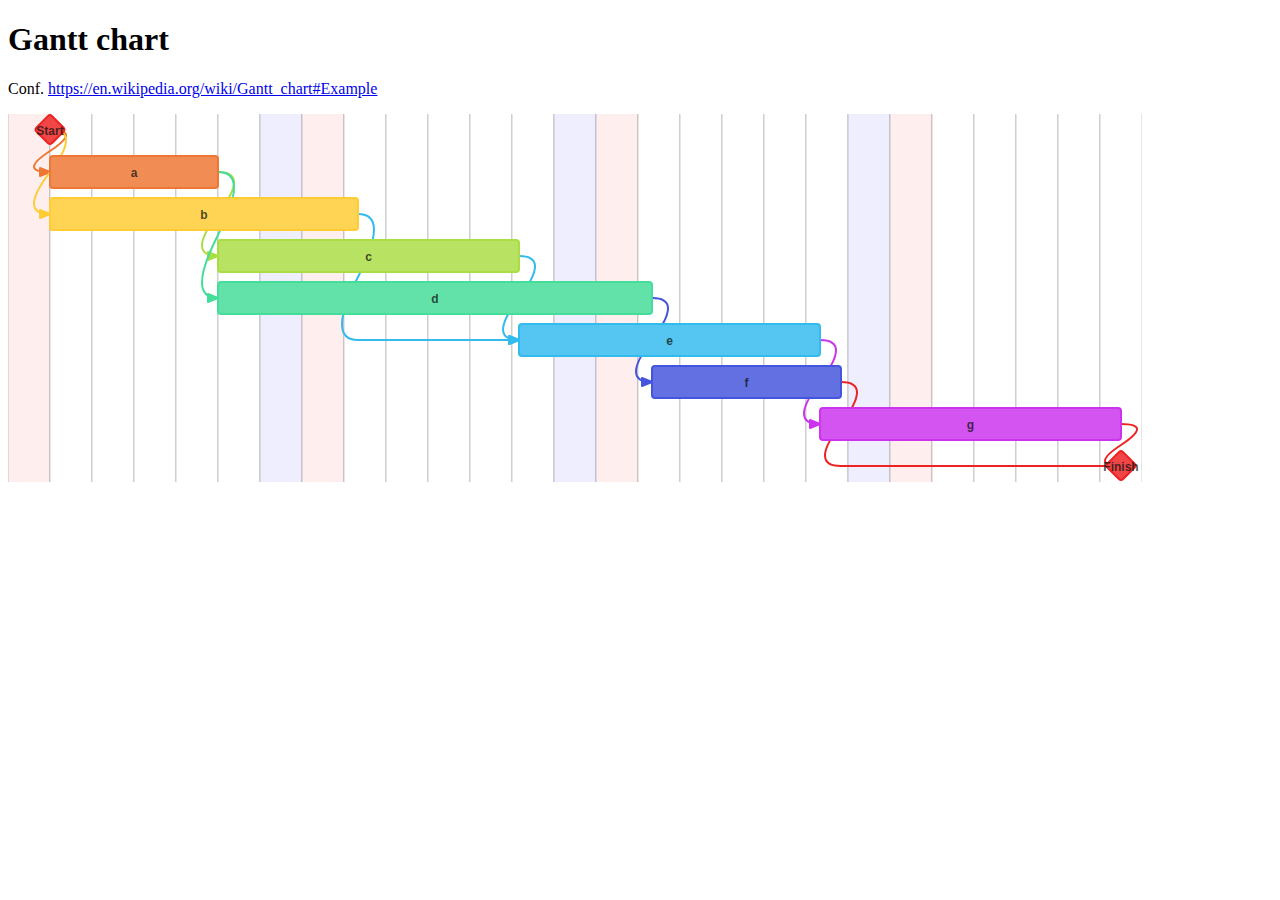
<file: app/gantt-chart/index.html>
<!DOCTYPE html>
<html lang="en">
<head>
<meta charset="UTF-8" />
<meta name="viewport" content="width=device-width, initial-scale=1, maximum-scale=1" />
<meta http-equiv="Content-Security-Policy" content="default-src 'none';script-src 'unsafe-inline';style-src 'unsafe-inline'" />
<title>Gantt chart</title>
</head>
<body>
<script type="module">var p=document,g=p.body,E=Object,P=E.assign,y=E.create,S=E.entries,L=E.keys,j=E.values,v=Array.isArray,_="",A="http://www.w3.org/2000/svg";var I={}.toString,N=o=>I.call(o).slice(8,-1),$=o=>N(o)==="Boolean",b=o=>o?.nodeType===p.ELEMENT_NODE;var D=o=>N(o)==="Number",w=o=>N(o)==="Object",C=o=>N(o)==="String";var T={svg:A,xhtml:"http://www.w3.org/1999/xhtml",xlink:"http://www.w3.org/1999/xlink"},u=({a:o,e,i:r,k:x,n:l,p:m,t:h})=>(e===void 0?h!==void 0&&(l=l??T[h],e=l!==void 0?p.createElementNS(l,h):p.createElement(h)):(C(e)||D(e))&&(e=p.createTextNode(e)),b(e)&&(w(o)&&S(o).forEach(([s,c])=>{let a=s.match(/^(.+?):(.*)$/);$(c)?c?a!==null?e.setAttributeNS(T[a[1]],a[2],_):e.setAttribute(s,_):a!==null?e.removeAttributeNS(T[a[1]],a[2]):e.removeAttribute(s):a!==null?e.setAttributeNS(T[a[1]],a[2],c):e.setAttribute(s,c)}),w(x)&&S(x).forEach(([s,c])=>{if(w(c))try{P(e[s],c)}catch{e[s]=c}else e[s]=c}),r!==void 0&&r.forEach(s=>u({n:l,...s,p:e}))),m!==void 0&&e!==void 0&&m.appendChild(e),{e});window.onload=()=>{let o=1e3*60*60*24,e=42,r=[{taskName:"Start",start:+new Date("2006-07-24"),duration:0,color:"#e22"},{taskName:"a",predecessors:[0],duration:4,color:"#e73"},{taskName:"b",predecessors:[0],duration:5.33+2,color:"#fc3"},{taskName:"c",predecessors:[1],duration:5.17+2,color:"#ad4"},{taskName:"d",predecessors:[1],duration:6.33+4,color:"#4d9"},{taskName:"e",predecessors:[2,3],duration:5.17+2,color:"#3be"},{taskName:"f",predecessors:[4],duration:4.5,color:"#45d"},{taskName:"g",predecessors:[5],duration:5.17+2,color:"#c3e"},{taskName:"Finish",predecessors:[6,7],duration:0,color:"#e22"}],x=(t,n)=>{let i=new Date(t);return Date.UTC(i.getUTCFullYear(),i.getUTCMonth(),i.getUTCDate()+n)};r.forEach(t=>{t.start=t.start??Math.max(...(t.predecessors??[]).map(n=>r[n].finish)),t.finish=t.start+o*t.duration});let l=x(Math.min(...r.map(t=>t.start)),-1),m=x(Math.max(...r.map(t=>t.finish)),1),h=Math.round(e*l/o),s=Math.round(e*m/o);r.forEach(t=>{t.startPx=Math.round(e*t.start/o)-h,t.finishPx=Math.round(e*t.finish/o)-h});let c={t:"svg",p:g,a:{viewBox:`0 0 ${s-h} ${42*r.length-10}`,width:`${s-h}px`,height:`${42*r.length-10}px`},i:[]},a=c.i;for(;l<m;){let n=new Date(l).getUTCDay();a.push({t:"rect",a:{fill:n===6?"#eef":n===0?"#fee":"#fff",stroke:"#000","stroke-opacity":.2,x:Math.round(e*l/o)-h,y:-2,width:e,height:42*r.length+4}}),l+=o}r.forEach((t,n)=>(t.predecessors??[]).forEach(i=>a.push({t:"path",a:{d:`M${r[i].finishPx},${42*i+16}Q${r[i].finishPx+32},${42*i+16},${r[i].finishPx},${21*(n+i)+16}T${r[i].finishPx},${42*n+16}L${t.startPx},${42*n+16}`,stroke:t.color,"fill-opacity":0,"stroke-linejoin":"round","stroke-width":2}},{t:"path",a:{d:`M${t.startPx},${42*n+16}l-10,-4v8z`,stroke:t.color,fill:t.color,"stroke-linejoin":"round","stroke-width":2}}))),r.forEach((t,n)=>{let i={t:"rect",a:{fill:"#fff",rx:3}},M={t:"rect",a:{rx:3,"stroke-width":2,stroke:t.color,fill:t.color,"fill-opacity":.84},i:[{t:"title",i:[{e:t.taskName}]}]},f=i.a,d=M.a;t.finish!==t.start?(f.width=d.width=t.finishPx-t.startPx,f.height=d.height=32,f.x=d.x=t.startPx,f.y=d.y=42*n):(f.width=d.width=22,f.height=d.height=22,f.x=d.x=t.startPx-11*t.duration,f.y=d.y=42*n,f.transform=d.transform=`rotate(45 ${t.startPx} ${42*n})`),a.push(i,M,{t:"text",a:{fill:"#111","fill-opacity":.75,x:(t.startPx+t.finishPx)/2,y:42*n+21},k:{style:{fontFamily:"Arial,Helvetica,sans-serif",fontSize:"12px",fontWeight:"bold",textAnchor:"middle",userSelect:"none"}},i:[{e:t.taskName}]})}),u({t:"h1",p:g,i:[{e:"Gantt chart "}]}),u({t:"p",p:g,i:[{e:"Conf. "},{t:"a",a:{target:"_blank",href:"https://en.wikipedia.org/wiki/Gantt_chart#Example"},i:[{e:"https://en.wikipedia.org/wiki/Gantt_chart#Example"}]}]}),u(c)};</script>
</body>
</html>
</file>
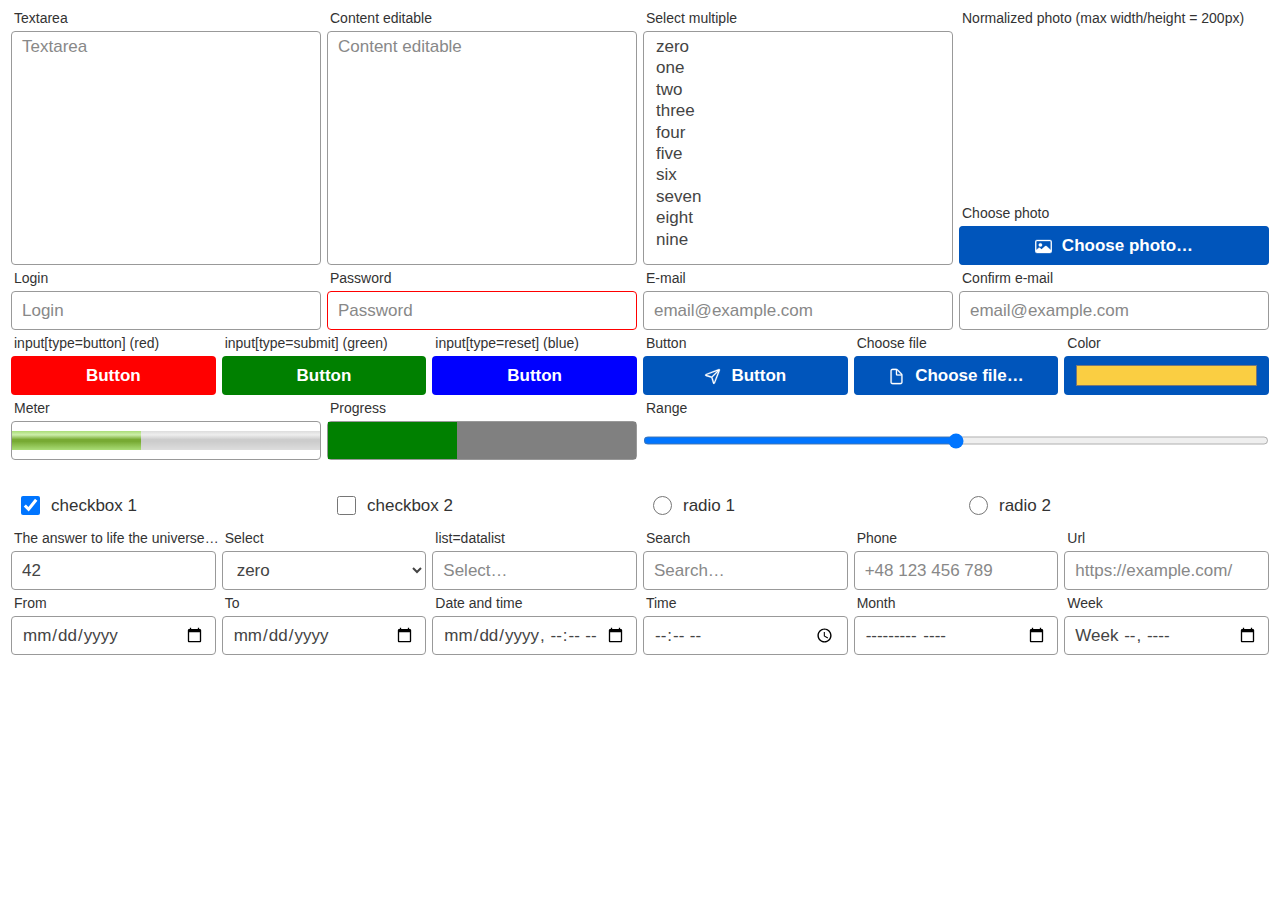
<file: app/jc-demo/index.html>
<!DOCTYPE html>
<html lang="en">
<head>
<meta charset="UTF-8" />
<meta name="viewport" content="width=device-width, initial-scale=1, maximum-scale=1" />
<meta http-equiv="Content-Security-Policy" content="default-src 'none';script-src 'unsafe-inline';style-src 'unsafe-inline';img-src data:" />
<title>Jackens’ Components demo</title>
</head>
<body>
<script type="module">var U={a:{viewBox:"0 0 56 56",id:"doc"},i:[{t:"path",a:{d:"M 15.5547 53.125 L 40.4453 53.125 C 45.2969 53.125 47.7109 50.6640 47.7109 45.7890 L 47.7109 24.5078 C 47.7109 21.4844 47.3828 20.1718 45.5078 18.2500 L 32.5703 5.1015 C 30.7891 3.2734 29.3359 2.8750 26.6875 2.8750 L 15.5547 2.8750 C 10.7266 2.8750 8.2891 5.3594 8.2891 10.2344 L 8.2891 45.7890 C 8.2891 50.6875 10.7266 53.125 15.5547 53.125 Z M 15.7422 49.3515 C 13.3281 49.3515 12.0625 48.0625 12.0625 45.7187 L 12.0625 10.3047 C 12.0625 7.9844 13.3281 6.6484 15.7656 6.6484 L 26.1718 6.6484 L 26.1718 20.2656 C 26.1718 23.2187 27.6718 24.6718 30.5781 24.6718 L 43.9375 24.6718 L 43.9375 45.7187 C 43.9375 48.0625 42.6953 49.3515 40.2578 49.3515 Z M 31.0000 21.1328 C 30.0859 21.1328 29.7109 20.7578 29.7109 19.8203 L 29.7109 7.3750 L 43.2109 21.1328 Z"}}]};var Z={a:{viewBox:"0 0 56 56",id:"paperplane"},i:[{t:"path",a:{d:"M 32.7812 52.5508 C 34.4687 52.5508 35.6640 51.0977 36.5312 48.8477 L 51.8829 8.7461 C 52.3048 7.6679 52.5626 6.7070 52.5626 5.9101 C 52.5626 4.3867 51.6016 3.4492 50.0781 3.4492 C 49.2813 3.4492 48.3203 3.6836 47.2423 4.1055 L 6.9296 19.5508 C 4.9609 20.3008 3.4374 21.4961 3.4374 23.2070 C 3.4374 25.3633 5.0780 26.0898 7.3280 26.7695 L 24.2499 31.7383 L 29.1718 48.4492 C 29.8749 50.8164 30.6015 52.5508 32.7812 52.5508 Z M 25.3046 28.1758 L 9.1328 23.2305 C 8.7577 23.1133 8.6406 23.0195 8.6406 22.8555 C 8.6406 22.6914 8.7343 22.5742 9.0859 22.4336 L 40.7733 10.4336 C 42.6484 9.7305 44.4531 8.7930 46.1874 7.9961 C 44.6406 9.2617 42.7187 10.7617 41.4296 12.0508 Z M 33.1562 47.3945 C 32.9687 47.3945 32.8749 47.2305 32.7577 46.8555 L 27.8124 30.6836 L 43.9374 14.5586 C 45.2031 13.2930 46.7733 11.3242 48.0155 9.7305 C 47.2187 11.5117 46.2812 13.3164 45.5546 15.2148 L 33.5546 46.9023 C 33.4140 47.2539 33.3202 47.3945 33.1562 47.3945 Z"}}]};var W={a:{viewBox:"0 0 56 56",id:"photo"},i:[{t:"path",a:{d:"M 7.7148 49.5742 L 48.2852 49.5742 C 53.1836 49.5742 55.6446 47.1367 55.6446 42.3086 L 55.6446 13.6914 C 55.6446 8.8633 53.1836 6.4258 48.2852 6.4258 L 7.7148 6.4258 C 2.8398 6.4258 .3554 8.8398 .3554 13.6914 L .3554 42.3086 C .3554 47.1602 2.8398 49.5742 7.7148 49.5742 Z M 39.2851 27.9414 C 38.2304 27.0039 37.0351 26.5118 35.7695 26.5118 C 34.4570 26.5118 33.3085 26.9571 32.2304 27.9180 L 21.6366 37.3867 L 17.3007 33.4492 C 16.3163 32.5820 15.2617 32.1133 14.1366 32.1133 C 13.1054 32.1133 12.0976 32.5586 11.1366 33.4258 L 4.1288 39.7305 L 4.1288 13.8789 C 4.1288 11.4414 5.4413 10.1992 7.7851 10.1992 L 48.2147 10.1992 C 50.5350 10.1992 51.8708 11.4414 51.8708 13.8789 L 51.8708 39.7539 Z M 17.8163 28.1992 C 20.8398 28.1992 23.3241 25.7149 23.3241 22.6680 C 23.3241 19.6445 20.8398 17.1367 17.8163 17.1367 C 14.7695 17.1367 12.2851 19.6445 12.2851 22.6680 C 12.2851 25.7149 14.7695 28.1992 17.8163 28.1992 Z"}}]};var C=document,N=C.body,y=Object,_=y.assign,V=y.create,A=y.entries,ae=y.keys,Ee=y.values,M=Array.isArray,b="",I="http://www.w3.org/2000/svg";var ce={}.toString,R=e=>ce.call(e).slice(8,-1),F=e=>R(e)==="Boolean",X=e=>e?.nodeType===C.ELEMENT_NODE;var $=e=>R(e)==="Number",v=e=>R(e)==="Object",k=e=>R(e)==="String";var O={svg:I,xhtml:"http://www.w3.org/1999/xhtml",xlink:"http://www.w3.org/1999/xlink"},d=({a:e,e:t,i:o,k:c,n,p:l,t:r})=>(t===void 0?r!==void 0&&(n=n??O[r],t=n!==void 0?C.createElementNS(n,r):C.createElement(r)):(k(t)||$(t))&&(t=C.createTextNode(t)),X(t)&&(v(e)&&A(e).forEach(([s,a])=>{let p=s.match(/^(.+?):(.*)$/);F(a)?a?p!==null?t.setAttributeNS(O[p[1]],p[2],b):t.setAttribute(s,b):p!==null?t.removeAttributeNS(O[p[1]],p[2]):t.removeAttribute(s):p!==null?t.setAttributeNS(O[p[1]],p[2],a):t.setAttribute(s,a)}),v(c)&&A(c).forEach(([s,a])=>{if(v(a))try{_(t[s],a)}catch{t[s]=a}else t[s]=a}),o!==void 0&&o.forEach(s=>d({n,...s,p:t}))),l!==void 0&&t!==void 0&&l.appendChild(t),{e:t});var K="{",J="}",B=e=>e.split("$")[0],q=(e,t,o)=>{let c=[[e,t]];for(;c.length;){let[n,l]=c.shift();if(M(n))o.push(l,l!==b?K:b,n.join(";"),l!==b?J:b);else{let r=[],s=!1,a=[];for(let p in n){let m=n[p];if(k(m)||$(m))s||(s=!0,a=[],r.push([a,l])),a.push(`${B(p).replace(/([A-Z])/g,(E,f)=>"-"+f.toLowerCase())}:${m}`);else{s=!1;for(let E of B(p).split(","))r.push([m,l+E])}}c.unshift(...r)}}},Q=e=>{let t=[];for(let o in e)o[0]==="@"?(t.push(B(o)+K),q(e[o],b,t),t.push(J)):q(e[o],B(o),t);return t.join(b)};var ee=e=>d({t:"style",i:[{e:Q(e)}]}).e;var z="Arial,Helvetica,sans-serif",pe="0,119,255",D="0,85,187",P=`rgb(${D})`,G={".jc":{boxSizing:"border-box",float:"left",fontFamily:z,fontSize:0,height:"45px",margin:"20px 0 0 0",padding:"3px",position:"relative",width:"100%"," :focus":{outline:0,boxShadow:`0 0 0 1px rgb(${pe})`}," ::-moz-focus-inner":{border:0}," ::-webkit-input-placeholder, ::-moz-placeholder, ::placeholder":{color:"#888",opacity:1}," :-ms-input-placeholder":{color:"#888!important",opacity:1}," [disabled]":{cursor:"not-allowed","::-webkit-input-placeholder,::-moz-placeholder,::placeholder":{color:"#ccc",opacity:1},":-ms-input-placeholder":{color:"#ccc!important",opacity:1}},":before":{backgroundColor:"transparent",boxSizing:"border-box",color:"#333",fontFamily:z,fontSize:"14px",height:"20px",left:0,lineHeight:"20px",overflow:"hidden",paddingLeft:"6px",position:"absolute",textAlign:"left",textOverflow:"ellipsis",top:"-20px",userSelect:"none",whiteSpace:"nowrap",width:"100%"},":not(.no-label):before":{content:"attr(label)"},">:not(.jc)":{borderRadius:"4px",boxSizing:"border-box",fontFamily:z,fontSize:"17px",height:"100%",lineHeight:"19px",margin:0,width:"100%"},">button":{backgroundColor:P,border:0,color:"#fff",display:"block",fontWeight:"bold",overflow:"hidden",textOverflow:"ellipsis",userSelect:"none",verticalAlign:"middle",whiteSpace:"nowrap",">svg":{boxSizing:"border-box",display:"inline",position:"relative",verticalAlign:"middle"},">div":{display:"inline-block",width:"10px"},":hover":{boxShadow:"inset 0 0 0 42px rgba(255,255,255,0.2)"},":active":{boxShadow:"inset 0 0 0 42px rgba(255,255,255,0.4)"},"[disabled]":{boxShadow:"inset 0 0 0 42px rgba(255,255,255,0.4)"}},">input":{backgroundColor:"#fff",border:"solid #999 1px",color:"#444",padding:"5px 10px 5px 10px","[disabled]":{border:"solid #ccc 1px",color:"#666"},"+div":{boxSizing:"border-box",height:"100%",left:0,padding:"3px",position:"absolute",top:0,width:"100%",">label":{border:0,borderRadius:"4px",boxSizing:"border-box",display:"block",fontFamily:z,fontSize:"17px",height:"100%",lineHeight:"19px",margin:0,overflow:"hidden",padding:"10px",textOverflow:"ellipsis",userSelect:"none",whiteSpace:"nowrap",width:"100%"}},'[type="button"],[type="reset"],[type="submit"]':{backgroundColor:P,border:0,color:"#fff",fontWeight:"bold",userSelect:"none",":hover":{boxShadow:"inset 0 0 0 42px rgba(255,255,255,0.2)"},":active":{boxShadow:"inset 0 0 0 42px rgba(255,255,255,0.4)"},"[disabled]":{boxShadow:"inset 0 0 0 42px rgba(255,255,255,0.4)"}},'[type="checkbox"],[type="radio"]':{height:"19px",margin:"10px",width:"19px","+div>label":{color:"#333",paddingLeft:"40px",textAlign:"left",":hover":{boxShadow:`inset 0 0 0 42px rgba(${D},0.1)`},":active":{boxShadow:`inset 0 0 0 42px rgba(${D},0.2)`}},"[disabled]+div>label":{boxShadow:"none",color:"#777",cursor:"not-allowed"}},'[type="color"]':{backgroundColor:P,border:0,color:"#fff",fontWeight:"bold",":hover":{boxShadow:"inset 0 0 0 42px rgba(255,255,255,0.2)"},":active":{boxShadow:"inset 0 0 0 42px rgba(255,255,255,0.4)"},"[disabled]":{boxShadow:"inset 0 0 0 42px rgba(255,255,255,0.4)"}},'[type="file"]':{userSelect:"none","+div>label":{">svg":{boxSizing:"border-box",display:"inline",position:"relative",verticalAlign:"middle"},">div":{display:"inline-block",width:"10px"},backgroundColor:P,color:"#fff",fontWeight:"bold",textAlign:"center"},":hover+div>label":{boxShadow:"inset 0 0 0 42px rgba(255,255,255,0.2)"},":active+div>label":{boxShadow:"inset 0 0 0 42px rgba(255,255,255,0.4)"},"[disabled]+div>label":{boxShadow:"inset 0 0 0 42px rgba(255,255,255,0.4)",cursor:"not-allowed"}}},">.contenteditable":{backgroundColor:"#fff",border:"solid #999 1px",color:"#444",overflow:"auto",padding:"5px 10px 5px 10px",":empty:before":{color:"#888",content:"attr(placeholder)",display:"block",opacity:1},"[disabled]":{border:"solid #ccc 1px",color:"#666",":empty:before":{color:"#ccc",opacity:1}}},">textarea,>select":{backgroundColor:"#fff",border:"solid #999 1px",color:"#444",padding:"5px 10px 5px 10px",resize:"none","[disabled]":{border:"solid #ccc 1px",color:"#666"}},">meter,>progress":{backgroundColor:"#fff",border:"solid #999 1px",color:"#444","[disabled]":{border:"solid #ccc 1px",color:"#666"}},".group":{margin:"0 0 20px 0",padding:0},".no-label":{margin:0},".w-0-1":{display:"none"},".w-1-1":{display:"block",width:"100%"}}};for(let e=1;e<=5;++e)G[".jc"][`.h-${e}-1`]={height:`${65*e-20}px`};for(let e=2;e<=20;++e){let t={};t[`.w-0-${e}`]={display:"none"},G[`@media(min-width:${200*e}px)`]={".jc":t};for(let o=1;o<=e;++o)t[`.w-${o}-${e}`]={display:"block",width:`${o/e*100}`.replace(/(\....).*$/,"$1").replace(/(\..*?)0+$/g,"$1").replace(/\.$/,b)+"%"};for(let o=1;o<=5;++o)t[`.h-${o}-${e}`]={height:`${65*o-20}px`}}var te=ee(G);var de=(...e)=>String.raw.apply(0,e).trim().split(/\s+/),be=(e,t,o,c)=>(t[o]=e[c],t),me=e=>be.bind(0,e),u=(...e)=>de.apply(0,e).reduce(me([]),V(null));var oe=(e,{a:t,k:o}={})=>_({t:"svg",i:[{t:"use",a:{"xlink:href":"#"+e}}]},t!==void 0?{a:t}:{},o!==void 0?{k:o}:{});var Y="div",g="icon",le="input",ie="k",x="text",he=u`onchange onclick oninput onkeyup style`,xe=u`c_t t`,we=u`checkbox file radio`,fe=u`icon text`,ue=u`class label`,ge=u`c l w`,je=u`p w_p`,w=(e,t)=>M(t)&&(e.i=e.i??[])&&e.i.push(...t),h=(e,t,o="a")=>v(t)&&(e[o]=e[o]??{})&&_(e[o],t),H=e=>oe(e,{a:{fill:"#fff",stroke:"#fff",width:17,height:17}}),Se=0,i=e=>{let t={t:le},o={t:Y,a:{class:"jc"},i:[t]},c={t:"label"},n={w:o,c:t,l:c};if(A(e).forEach(([l,r])=>{let s={[l]:r},a=l.match(/^[wcl]_[ak]_(.+)$/);a!==null?h(n[l[0]],{[a[1]]:r},l[2]):l.match(/^[wcl]_[ak]$/)!==null?h(n[l[0]],r,l[2]):l.match(/^[cl]_i$/)!==null?w(n[l[0]],r):l in ge?(h(n[l],r?.a),h(n[l],r?.k,ie),w(n[l],r?.i)):l in ue?h(o,s):l in je?o.p=r:l==="type"?h(t,s):l in he?h(t,s,ie):l in xe?t.t=r:l in fe||h(t,s)}),t.t===le)if(t?.a?.type in we){let l=`jc-${++Se}`;h(t,{id:l}),h(c,{for:l}),w(o,[{t:Y,i:[c]}]),x in e&&g in e?w(c,[H(e[g]),{t:Y},{e:e[x]}]):g in e?w(c,[H(e[g])]):x in e&&w(c,[{e:e[x]}])}else x in e&&h(t,{value:e[x]});else x in e&&g in e?w(t,[H(e[g]),{t:Y},{e:e[x]}]):g in e?w(t,[H(e[g])]):x in e&&w(t,[{e:e[x]}]);return o};var re=e=>d({...e,t:"symbol",n:I}).e;var se=(...e)=>d({t:"svg",k:{style:{display:"none"}},i:e.flat().map(t=>({e:re(t)}))}).e;window.onload=()=>{d({e:se(U,Z,W),p:N}),d({e:te,p:N});let e=[{t:"option",k:{value:0},i:[{e:"zero"}]},{t:"option",k:{value:1},i:[{e:"one"}]},{t:"option",k:{value:2},i:[{e:"two"}]},{t:"option",k:{value:3},i:[{e:"three"}]},{t:"option",k:{value:4},i:[{e:"four"}]},{t:"option",k:{value:5},i:[{e:"five"}]},{t:"option",k:{value:6},i:[{e:"six"}]},{t:"option",k:{value:7},i:[{e:"seven"}]},{t:"option",k:{value:8},i:[{e:"eight"}]},{t:"option",k:{value:9},i:[{e:"nine"}]}],t=d({t:"div",k:{style:{backgroundRepeat:"no-repeat",backgroundPosition:"center",backgroundSize:"contain",height:"100%",margin:"0 auto 0 auto"}}}),o=i({type:"file",label:"Choose photo",accept:".png,.jpg,.jpeg,.gif",onchange:c=>{let n=c.target;if(n!==null){let l=n.files;if(l!==null&&l.length){let r=new window.FileReader;r.onload=s=>{let a=s.target;a!==null&&d({t:"img",a:{src:a.result},k:{onload:p=>{let m=p.target;if(m!==null){let E=m.src.match(/data:(image\/.+?);/);if(E!==null){let f=200,L=d({t:"canvas"}).e,T=L.getContext("2d");T!==null&&T.drawImage(m,0,0);let j=m.width,S=m.height;j>S?j>f&&(S*=f/j,j=f):S>f&&(j*=f/S,S=f),L.width=j,L.height=S,T=L.getContext("2d"),T!==null&&T.drawImage(m,0,0,j,S);let ne=L.toDataURL(E[1]);t.e.style.backgroundImage="url("+ne+")"}}}}})},r.readAsDataURL(l[0])}}},icon:"photo",text:"Choose photo…"});d({e:N,i:[i({t:"textarea",class:"jc w-1-4 w-1-2 h-4-4 h-3-2 h-2-1",label:"Textarea",placeholder:"Textarea"}),i({t:"div",class:"jc w-1-4 w-1-2 h-4-4 h-3-2 h-2-1",label:"Content editable",placeholder:"Content editable",c_a_class:"contenteditable",contenteditable:!0}),i({t:"select",class:"jc w-1-4 w-1-2 h-4-4 h-3-2 h-2-1",label:"Select multiple",multiple:!0,c_i:e}),{t:"div",a:{class:"jc group w-1-4 w-1-2 h-4-4 h-3-2 h-3-1"},i:[{t:"div",a:{class:"jc h-3-4 h-2-2 h-2-1",label:"Normalized photo (max width/height = 200px)"},i:[t]},o]},i({type:"text",class:"jc w-1-4 w-1-2",label:"Login",placeholder:"Login"}),i({type:"password",class:"jc w-1-4 w-1-2",label:"Password",placeholder:"Password",style:{borderColor:"red"}}),i({type:"email",class:"jc w-1-4 w-1-2",label:"E-mail",placeholder:"email@example.com"}),i({type:"email",class:"jc w-1-4 w-1-2",label:"Confirm e-mail",placeholder:"email@example.com"}),i({type:"button",class:"jc w-1-6 w-1-3 w-1-2",label:"input[type=button] (red)",text:"Button",style:{backgroundColor:"red"}}),i({type:"submit",class:"jc w-1-6 w-1-3 w-1-2",label:"input[type=submit] (green)",text:"Button",style:{backgroundColor:"green"}}),i({type:"reset",class:"jc w-1-6 w-1-3 w-1-2",label:"input[type=reset] (blue)",text:"Button",style:{backgroundColor:"blue"}}),i({t:"button",class:"jc w-1-6 w-1-3 w-1-2",label:"Button",icon:"paperplane",text:"Button"}),i({type:"file",class:"jc w-1-6 w-1-3 w-1-2",label:"Choose file",icon:"doc",text:"Choose file…"}),i({type:"color",class:"jc w-1-6 w-1-3 w-1-2",label:"Color",value:"#FACE42"}),i({t:"meter",class:"jc w-1-4 w-1-2",label:"Meter",hight:64,low:4,max:100,min:0,optimum:42,value:42}),i({t:"progress",class:"jc w-1-4 w-1-2",label:"Progress",max:100,value:42}),i({type:"range",class:"jc w-2-4",label:"Range"}),i({type:"checkbox",class:"jc w-1-2 w-1-4",text:"checkbox 1",checked:!0}),i({type:"checkbox",class:"jc w-1-2 w-1-4",text:"checkbox 2"}),i({type:"radio",class:"jc w-1-2 w-1-4",name:"radio",text:"radio 1"}),i({type:"radio",class:"jc w-1-2 w-1-4",name:"radio",text:"radio 2"}),i({type:"number",class:"jc w-1-6 w-1-3 w-1-2",label:"The answer to life the universe and everything",value:42}),i({t:"select",class:"jc w-1-6 w-1-3 w-1-2",label:"Select",c_i:e}),{t:"datalist",a:{id:"datalist"},i:e},i({type:"text",class:"jc w-1-6 w-1-3 w-1-2",label:"list=datalist",list:"datalist",placeholder:"Select…"}),i({type:"search",class:"jc w-1-6 w-1-3 w-1-2",label:"Search",placeholder:"Search…"}),i({type:"phone",class:"jc w-1-6 w-1-3 w-1-2",label:"Phone",placeholder:"+48 123 456 789"}),i({type:"url",class:"jc w-1-6 w-1-3 w-1-2",label:"Url",placeholder:"https://example.com/"}),i({type:"date",class:"jc w-1-6 w-1-3 w-1-2",label:"From"}),i({type:"date",class:"jc date w-1-6 w-1-3 w-1-2",label:"To"}),i({type:"datetime-local",class:"jc w-1-6 w-1-3 w-1-2",label:"Date and time"}),i({type:"time",class:"jc w-1-6 w-1-3 w-1-2",label:"Time"}),i({type:"month",class:"jc w-1-6 w-1-3 w-1-2",label:"Month"}),i({type:"week",class:"jc w-1-6 w-1-3 w-1-2",label:"Week"})]})};</script>
</body>
</html>
</file>
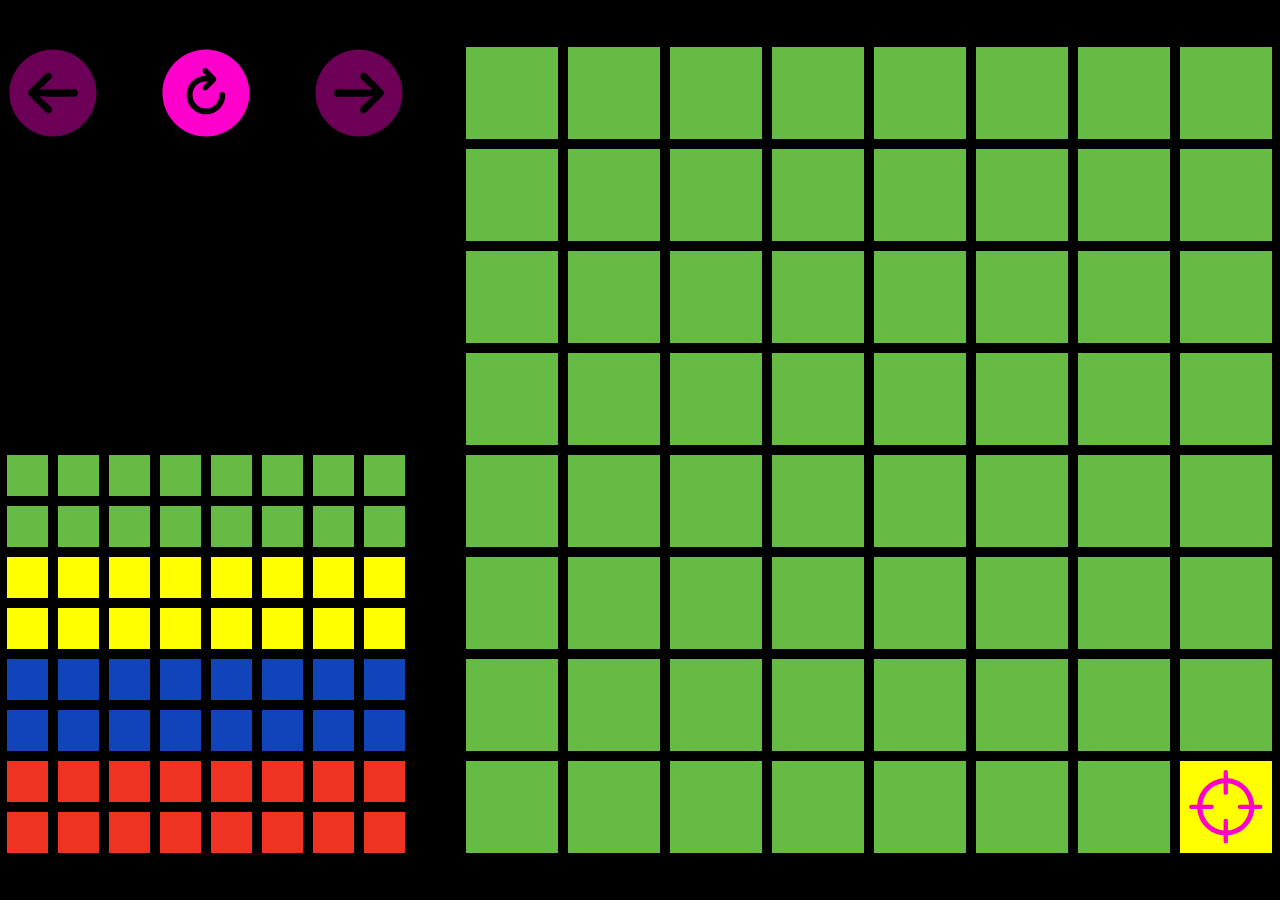
<file: app/pink-painter/index.html>
<!DOCTYPE html>
<html lang="en">
<head>
<meta charset="UTF-8" />
<meta name="viewport" content="width=device-width, initial-scale=1, maximum-scale=1" />
<meta http-equiv="Content-Security-Policy" content="default-src 'none';script-src 'unsafe-inline';style-src 'unsafe-inline';img-src 'self'" />
<title>Pink Painter</title>
<link rel="apple-touch-icon" href="/png/pink-painter.png" />
<link rel="shortcut icon" type="image/png" href="/png/pink-painter.png" />
</head>
<body>
<script type="module">var Y={a:{viewBox:"0 0 56 56",id:"arrow_clockwise_circle_fill"},i:[{t:"path",a:{d:"M 27.9999 51.9062 C 41.0546 51.9062 51.9063 41.0547 51.9063 28.0000 C 51.9063 14.9219 41.0312 4.0938 27.9765 4.0938 C 14.8983 4.0938 4.0937 14.9219 4.0937 28.0000 C 4.0937 41.0547 14.9218 51.9062 27.9999 51.9062 Z M 17.3593 28.9609 C 17.3593 23.125 22.1640 18.5313 27.5312 18.5313 C 27.7421 18.5313 27.9999 18.5547 28.1640 18.5781 L 26.4765 16.8906 C 26.2187 16.6094 26.0780 16.2109 26.0780 15.7891 C 26.0780 14.9453 26.7109 14.2656 27.5780 14.2656 C 27.9999 14.2656 28.3983 14.4297 28.6796 14.7344 L 33.2499 19.3984 C 33.7890 19.9609 33.8124 21.0391 33.2499 21.6016 L 28.6327 26.1953 C 28.3514 26.4766 27.9530 26.6640 27.5780 26.6640 C 26.7109 26.6640 26.0780 25.9844 26.0780 25.1640 C 26.0780 24.7187 26.2187 24.3438 26.5234 24.0625 L 28.8202 21.7891 C 28.5858 21.7422 28.2812 21.7422 27.9765 21.7422 C 23.8749 21.7422 20.6171 24.9766 20.6171 29.0313 C 20.6171 33.1328 23.8749 36.4140 27.9765 36.4140 C 32.0546 36.4140 35.3124 33.1328 35.3124 29.0313 C 35.3124 28.1640 36.0390 27.4375 36.9530 27.4375 C 37.8436 27.4375 38.5702 28.1640 38.5702 29.0313 C 38.5702 34.9140 33.8593 39.6953 27.9765 39.6953 C 22.0936 39.6953 17.3593 34.9140 17.3593 28.9609 Z"}}]};var G={a:{viewBox:"0 0 56 56",id:"arrow_left_circle_fill"},i:[{t:"path",a:{d:"M 27.9999 51.9063 C 41.0546 51.9063 51.9063 41.0781 51.9063 28 C 51.9063 14.9453 41.0312 4.0937 27.9765 4.0937 C 14.8983 4.0937 4.0937 14.9453 4.0937 28 C 4.0937 41.0781 14.9218 51.9063 27.9999 51.9063 Z M 14.3358 27.9766 C 14.3358 27.4141 14.5234 26.9453 15.0624 26.4063 L 24.0390 17.4297 C 24.4140 17.0781 24.8827 16.8906 25.4452 16.8906 C 26.5468 16.8906 27.4140 17.7344 27.4140 18.8359 C 27.4140 19.3984 27.1327 19.9141 26.8046 20.2422 L 23.4999 23.5234 L 20.3124 26.1953 L 25.9609 25.9609 L 39.6952 25.9609 C 40.8671 25.9609 41.6640 26.8047 41.6874 27.9766 C 41.6874 29.1484 40.8671 29.9922 39.6952 29.9922 L 25.9609 29.9922 L 20.3124 29.7812 L 23.4999 32.4766 L 26.8046 35.7109 C 27.1562 36.0625 27.4140 36.5547 27.4140 37.1406 C 27.4140 38.2422 26.5468 39.0859 25.4452 39.0859 C 24.8827 39.0859 24.4140 38.8516 24.0390 38.5234 L 15.0624 29.5703 C 14.5468 29.0547 14.3358 28.5859 14.3358 27.9766 Z"}}]};var Z={a:{viewBox:"0 0 56 56",id:"arrow_right_circle_fill"},i:[{t:"path",a:{d:"M 27.9999 51.9063 C 41.0546 51.9063 51.9063 41.0781 51.9063 28 C 51.9063 14.9453 41.0312 4.0937 27.9765 4.0937 C 14.8983 4.0937 4.0937 14.9453 4.0937 28 C 4.0937 41.0781 14.9218 51.9063 27.9999 51.9063 Z M 41.6874 27.9766 C 41.6874 28.5859 41.4530 29.0547 40.9374 29.5703 L 31.9609 38.5234 C 31.6093 38.8516 31.1405 39.0859 30.5780 39.0859 C 29.4765 39.0859 28.6093 38.2422 28.6093 37.1406 C 28.6093 36.5547 28.8436 36.0625 29.2187 35.7109 L 32.5234 32.4766 L 35.7109 29.7812 L 30.0624 29.9922 L 16.3280 29.9922 C 15.1327 29.9922 14.3358 29.1484 14.3358 27.9766 C 14.3358 26.8047 15.1327 25.9609 16.3280 25.9609 L 30.0624 25.9609 L 35.6874 26.1953 L 32.5234 23.5234 L 29.2187 20.2422 C 28.8671 19.9141 28.6093 19.3984 28.6093 18.8359 C 28.6093 17.7344 29.4765 16.8906 30.5780 16.8906 C 31.1405 16.8906 31.6093 17.0781 31.9609 17.4297 L 40.9374 26.4063 C 41.4765 26.9453 41.6874 27.4141 41.6874 27.9766 Z"}}]};var D={a:{viewBox:"0 0 56 56",id:"scope"},i:[{t:"path",a:{d:"M 1.6349 29.6579 L 6.3092 29.6579 C 7.1152 40.3421 15.6810 48.9309 26.3422 49.7369 L 26.3422 54.3421 C 26.3422 55.2632 27.0560 56 27.9770 56 C 28.9211 56 29.6349 55.2632 29.6349 54.3421 L 29.6349 49.7369 C 40.2961 48.9309 48.8621 40.3421 49.6676 29.6579 L 54.3423 29.6579 C 55.2633 29.6579 55.9999 28.9210 55.9999 28 C 55.9999 27.0790 55.2633 26.3651 54.3423 26.3651 L 49.6676 26.3651 C 48.8621 15.6809 40.2961 7.0921 29.6349 6.2862 L 29.6349 1.6579 C 29.6349 .7368 28.9211 -2.9976e-15 27.9770 -2.9976021664879227e-15 C 27.0560 -2.9976e-15 26.3422 .7368 26.3422 1.6578829473684213 L 26.3422 6.2862 C 15.6810 7.0921 7.1152 15.6809 6.3092 26.3651 L 1.6349 26.3651 C .7139 26.3651 .1 27.0790 .1 28 C .1 28.9210 .7139 29.6579 1.6349 29.6579 Z M 27.9770 18.9046 C 28.9211 18.9046 29.6349 18.1678 29.6349 17.2467 L 29.6349 10.0395 C 38.2928 10.8224 45.0164 17.6151 45.7766 26.3651 L 38.7534 26.3651 C 37.8323 26.3651 37.0954 27.0790 37.0954 28 C 37.0954 28.9210 37.8323 29.6579 38.7534 29.6579 L 45.7766 29.6579 C 45.0164 38.3849 38.2928 45.1776 29.6349 45.9605 L 29.6349 38.7533 C 29.6349 37.8322 28.9211 37.1185 27.9770 37.1185 C 27.0560 37.1185 26.3422 37.8322 26.3422 38.7533 L 26.3422 45.9605 C 17.6842 45.1776 10.9606 38.3849 10.2007 29.6579 L 17.2238 29.6579 C 18.1448 29.6579 18.8816 28.9210 18.8816 28 C 18.8816 27.0790 18.1448 26.3651 17.2238 26.3651 L 10.2007 26.3651 C 10.9606 17.6151 17.6842 10.8224 26.3422 10.0395 L 26.3422 17.2467 C 26.3422 18.1678 27.0560 18.9046 27.9770 18.9046 Z"}}]};var b=document,x=b.body,S=Object,M=S.assign,f1=S.create,R=S.entries,m1=S.keys,C1=S.values,H=Array.isArray,L="",N="http://www.w3.org/2000/svg";var r1={}.toString,A=t=>r1.call(t).slice(8,-1),U=t=>A(t)==="Boolean",z=t=>t?.nodeType===b.ELEMENT_NODE;var T=t=>A(t)==="Number",y=t=>A(t)==="Object",I=t=>A(t)==="String";var $={svg:N,xhtml:"http://www.w3.org/1999/xhtml",xlink:"http://www.w3.org/1999/xlink"},i=({a:t,e:o,i:e,k:w,n:c,p:_,t:d})=>(o===void 0?d!==void 0&&(c=c??$[d],o=c!==void 0?b.createElementNS(c,d):b.createElement(d)):(I(o)||T(o))&&(o=b.createTextNode(o)),z(o)&&(y(t)&&R(t).forEach(([p,f])=>{let l=p.match(/^(.+?):(.*)$/);U(f)?f?l!==null?o.setAttributeNS($[l[1]],l[2],L):o.setAttribute(p,L):l!==null?o.removeAttributeNS($[l[1]],l[2]):o.removeAttribute(p):l!==null?o.setAttributeNS($[l[1]],l[2],f):o.setAttribute(p,f)}),y(w)&&R(w).forEach(([p,f])=>{if(y(f))try{M(o[p],f)}catch{o[p]=f}else o[p]=f}),e!==void 0&&e.forEach(p=>i({n:c,...p,p:o}))),_!==void 0&&o!==void 0&&_.appendChild(o),{e:o});var V="{",F="}",B=t=>t.split("$")[0],W=(t,o,e)=>{let w=[[t,o]];for(;w.length;){let[c,_]=w.shift();if(H(c))e.push(_,_!==L?V:L,c.join(";"),_!==L?F:L);else{let d=[],p=!1,f=[];for(let l in c){let E=c[l];if(I(E)||T(E))p||(p=!0,f=[],d.push([f,_])),f.push(`${B(l).replace(/([A-Z])/g,(v,m)=>"-"+m.toLowerCase())}:${E}`);else{p=!1;for(let v of B(l).split(","))d.push([E,_+v])}}w.unshift(...d)}}},X=t=>{let o=[];for(let e in t)e[0]==="@"?(o.push(B(e)+V),W(t[e],L,o),o.push(F)):W(t[e],B(e),o);return o.join(L)};var q=t=>i({t:"style",i:[{e:X(t)}]}).e;var J=q({"html,body":{backgroundColor:"#000",display:"fixed",height:"100vh",margin:0,overflow:"hidden",textAlign:"center",width:"100vw"},"*":{boxSizing:"border-box",userSelect:"none"},".button,.level,.board":{position:"absolute"},".button":{cursor:"pointer"},".board.cell>svg":{height:"80%",left:"10%",position:"absolute",top:"10%",width:"80%"},".cell":{backgroundSize:"100% 100%",borderStyle:"solid",display:"inline-block",height:"12.5%",position:"absolute",width:"12.5%"},'[c="0"]':{backgroundColor:"#6b4"},'[c="1"]':{backgroundColor:"#ff0"},'[c="2"]':{backgroundColor:"#14b"},'[c="3"]':{backgroundColor:"#e32"}});var Q=(t,{a:o,k:e}={})=>M({t:"svg",i:[{t:"use",a:{"xlink:href":"#"+t}}]},o!==void 0?{a:o}:{},e!==void 0?{k:e}:{});var K=t=>i({...t,t:"symbol",n:N}).e;var t1=(...t)=>i({t:"svg",k:{style:{display:"none"}},i:t.flat().map(o=>({e:K(o)}))}).e;window.onload=()=>{i({e:t1(Y,G,Z,D),p:x}),i({e:J,p:x});let t=[0,1,2,3,4,5,6,7],o=["0000000000000000111111111111111122222222222222223333333333333333","1111111113333311133113311331133113333311133111111331111111111111","1111111112222211122112211221122112222211122111111221111111111111","3331111131131111333111113111333131113113111133311111311111113111","1111111111222211112111111122211111111211111112111122211111111111","2221111121121111222111112111222121112112111122211111211111112111","1111111111111111211212122112121221121212221212121111111111111111","1111111111122211111121111111211111112111111121111112221111111111","1133133113333333133333331333333311333331111333111111311111111111","1111311111131311111313111131113111333331113111311131113111111111","1111111111111111111111111121221111221121112111211121112111111111","1111111111110111111111111111011111110111111101111111011111111111","1111111111111111111111111112221111211211112112111112222111111111","1111111101131311013333310133333101133311011131111111111111111111","1111111103331211011321210131222103112121033321211111111111111111","3311123331122123111221221111122211122222112112223121122333122233","1111111113122221331111211311121113112111131211111312111111111111","2233322223111322311311323111113231131132311311322311132222333222","1122222111222221112111211121112112211121222112212211222111112211","1122211112222111222112222211122122111331222113331222211111222111","3333000033330000333300003333000022221111222211112222111122221111","1122221112211221221111112111111121112222221111221221122111222211","2222222222222112222212222222122222211112222212222222122222221222","1211111112111111122212221212121212121212121212221111121111111211","1111111111111111111111111222122211121211111212221212111212221222","1211112112211221122222212211112221211212212112122211112212222221","1222221112111211111112111222221112111111121111111211111112111111","1111111111111111111111111112221111111211121112111211121112222211","1111111111111111111111111222221111121111111211111112111111121111","1111111111111111111111111122221111211111112222111111121111222211","2222222221111122111111123333333200000002111111122111112222222222","2232222221111111122113111221333111111311111111111331133123322332","2221112222113112211331112111311121113111221131122221112222222222","2221222222111222221012222211122222111222233133222332332223222322","3311112233111122331111223311112233111122333112221333222111332211","2223222222313222223132221113111222333222233333222202022222020222","1111111111122111222222222221122222122122221221222221122222222222","2223222222010222021112020330330223303322033033022330332202303202","1112311110223301130230213330022222200333120320311033220111132111","2230332223333032303033333333330322211222222112222221122222211222","2222222222333322233333323333333321111112211100122111001221111112","0000000020023333200200032002000322223333000230000002300000023333","2222222223333222322223223222223233333333300330031001100111111111","3332333322222223311111333101013331010133310101333101013331111133","1111111110000001100000011000000110000001111111112221122221111112","1111111111111111122222212232220223332222223220221221122111111111","1111111111111111111111111211112122111122222222222211112212111121","1112111111222111112221111222221112222211122222111122211111111111","2222122222211222221112222111122222220222233333322233332222222222","2221222222211222121111121111121111111111121111122221122222212222","2233112223331112333221113322221111222233111223332111333222113322","2223222222323222222322222233322222232222322322322333332222232222","2211122221111122211111222111112222111222223332222233322222232222","2223332222333332233333332222122222221222222212222212122222212222","1111011111100111110110111101101113011031333113333331133313111131","2111112221111122211111222233322222212222222122222221222221111122","3111222233112221333122113333211111123333112213331222113322221113","1111111111111111110110111111111111111111110000111111111111111111","1111111111111111112112111111111111111111112222111111111111111111","1111111111111111113113111111111111111111113333111111111111111111","2221122222122122221221222212212223333332233333322333333223333332","2222222222111222211111222131312221111122221312222211122222222222","3322221132322112233111222221122223311122323221123322221122222222","2221122222122122221221222212212220000002200000022000000220000002"],e=r=>`${r}px`,w=()=>Math.min(+window.localStorage.getItem("level"),o.length-1),c=w(),_=()=>{i({...l[0],k:{style:{opacity:c>0?1:.42}}}),i({...l[2],k:{style:{opacity:c<w()?1:.42}}})},d=()=>{_(),t.forEach(r=>{t.forEach(n=>{let s=n<7||r<7?0:1;s!==0&&i({...E,p:m[r][n].e}),i({...v[r][n],a:{c:o[c][8*r+n]}}),i({...m[r][n],a:{c:s,p:s}})})})},p=r=>Q(r,{a:{fill:"#f0c",stroke:"none",width:76,height:76}}),f=i({t:"div"}).e,l=[i({t:"div",p:x,a:{class:"button",i:-1},i:[p("arrow_left_circle_fill")],k:{onclick:()=>{c>0&&(--c,d())}}}),i({t:"div",p:x,a:{class:"button",i:0},i:[p("arrow_clockwise_circle_fill")],k:{onclick:d}}),i({t:"div",p:x,a:{class:"button",i:1},i:[p("arrow_right_circle_fill")],k:{onclick:()=>{c<w()&&(++c,d())}}})],E=i(p("scope")),v=t.map(r=>t.map(n=>i({t:"div",p:x,a:{class:"level cell",x:n,y:r}}))),m=t.map(r=>t.map(n=>i({t:"div",p:x,a:{class:"board cell",x:n,y:r}}))),O=(r,n)=>{let s=~~((r-parseInt(m[0][0].e.style.left,10))/g),a=~~((n-parseInt(m[0][0].e.style.top,10))/g);if(s>=0&&s<=7&&a>=0&&a<=7){let u=+m[a][s].e.getAttribute("c");if(u=u<3?u+1:u,+m[a][s].e.getAttribute("p")===0&&u<=+o[c][8*a+s])for(let h=0;h<4;++h){let j=s+ +(h===0)-+(h===1),k=a+ +(h===2)-+(h===3);if(j>=0&&j<=7&&k>=0&&k<=7&&+m[k][j].e.getAttribute("p")!==0){i({...m[k][j],a:{p:0}}),i({...m[a][s],a:{c:u}}),m.map(o1=>o1.map(e1=>e1.e.getAttribute("c")).join("")).join("")===o[c]?(i({...E,p:f}),c+1>w()&&(window.localStorage.setItem("level",`${c+1}`),_())):(i({...E,p:m[a][s].e}),i({...m[a][s],a:{p:1}}));return}}}},g,P=()=>{let r=window.innerWidth,n=window.innerHeight,s=~~Math.min(Math.min(r,n)/16,Math.max(r,n)/25);g=s<<1,[l[0].e,l[1].e,l[2].e,l[0].e.childNodes[0],l[1].e.childNodes[0],l[2].e.childNodes[0]].forEach(C=>i({e:C,k:{style:{width:e(g),height:e(g)}}}));let a=r<n?r-16*s>>1:r-25*s>>1,u=r<n?n-25*s>>1:n-16*s>>1;for(let C=0;C<3;++C)i({...l[C],k:{style:{left:r<n?e(a):e(a+3*C*s),top:r<n?e(u+3*C*s):e(u)}}});t.forEach(C=>{t.forEach(h=>{i({...v[C][h],k:{style:{borderWidth:e(s/10),width:e(s),height:e(s),left:r<n?e(a+8*s+h*s):e(a+h*s),top:r<n?e(u+C*s):e(u+8*s+C*s)}}}),i({...m[C][h],k:{style:{borderWidth:e(s/10),width:e(g),height:e(g),left:r<n?e(a+h*g):e(a+9*s+h*g),top:r<n?e(u+9*s+C*g):e(u+C*g)}}})})})};window.onresize=P,d(),P(),b.addEventListener("mousemove",r=>O(r.pageX,r.pageY)),b.addEventListener("touchmove",r=>O(r.touches[0].pageX,r.touches[0].pageY))};</script>
</body>
</html>
</file>
<file: index-mk3e2p46.css>
:host,:root{--pico-font-family-emoji:"Apple Color Emoji","Segoe UI Emoji","Segoe UI Symbol","Noto Color Emoji";--pico-font-family-sans-serif:system-ui,"Segoe UI",Roboto,Oxygen,Ubuntu,Cantarell,Helvetica,Arial,"Helvetica Neue",sans-serif,var(--pico-font-family-emoji);--pico-font-family-monospace:ui-monospace,SFMono-Regular,"SF Mono",Menlo,Consolas,"Liberation Mono",monospace,var(--pico-font-family-emoji);--pico-font-family:var(--pico-font-family-sans-serif);--pico-line-height:1.5;--pico-font-weight:400;--pico-font-size:100%;--pico-text-underline-offset:.1rem;--pico-border-radius:.25rem;--pico-border-width:.0625rem;--pico-outline-width:.125rem;--pico-transition:.2s ease-in-out;--pico-spacing:1rem;--pico-typography-spacing-vertical:1rem;--pico-block-spacing-vertical:var(--pico-spacing);--pico-block-spacing-horizontal:var(--pico-spacing);--pico-grid-column-gap:var(--pico-spacing);--pico-grid-row-gap:var(--pico-spacing);--pico-form-element-spacing-vertical:.75rem;--pico-form-element-spacing-horizontal:1rem;--pico-group-box-shadow:0 0 0 #0000;--pico-group-box-shadow-focus-with-button:0 0 0 var(--pico-outline-width)var(--pico-primary-focus);--pico-group-box-shadow-focus-with-input:0 0 0 .0625rem var(--pico-form-element-border-color);--pico-modal-overlay-backdrop-filter:blur(.375rem);--pico-nav-element-spacing-vertical:1rem;--pico-nav-element-spacing-horizontal:.5rem;--pico-nav-link-spacing-vertical:.5rem;--pico-nav-link-spacing-horizontal:.5rem;--pico-nav-breadcrumb-divider:">";--pico-icon-checkbox:url("data:image/svg+xml,%3Csvg xmlns='http://www.w3.org/2000/svg' width='24' height='24' viewBox='0 0 24 24' fill='none' stroke='rgb(255, 255, 255)' stroke-width='4' stroke-linecap='round' stroke-linejoin='round'%3E%3Cpolyline points='20 6 9 17 4 12'%3E%3C/polyline%3E%3C/svg%3E");--pico-icon-minus:url("data:image/svg+xml,%3Csvg xmlns='http://www.w3.org/2000/svg' width='24' height='24' viewBox='0 0 24 24' fill='none' stroke='rgb(255, 255, 255)' stroke-width='4' stroke-linecap='round' stroke-linejoin='round'%3E%3Cline x1='5' y1='12' x2='19' y2='12'%3E%3C/line%3E%3C/svg%3E");--pico-icon-chevron:url("data:image/svg+xml,%3Csvg xmlns='http://www.w3.org/2000/svg' width='24' height='24' viewBox='0 0 24 24' fill='none' stroke='rgb(136, 145, 164)' stroke-width='2' stroke-linecap='round' stroke-linejoin='round'%3E%3Cpolyline points='6 9 12 15 18 9'%3E%3C/polyline%3E%3C/svg%3E");--pico-icon-date:url("data:image/svg+xml,%3Csvg xmlns='http://www.w3.org/2000/svg' width='24' height='24' viewBox='0 0 24 24' fill='none' stroke='rgb(136, 145, 164)' stroke-width='2' stroke-linecap='round' stroke-linejoin='round'%3E%3Crect x='3' y='4' width='18' height='18' rx='2' ry='2'%3E%3C/rect%3E%3Cline x1='16' y1='2' x2='16' y2='6'%3E%3C/line%3E%3Cline x1='8' y1='2' x2='8' y2='6'%3E%3C/line%3E%3Cline x1='3' y1='10' x2='21' y2='10'%3E%3C/line%3E%3C/svg%3E");--pico-icon-time:url("data:image/svg+xml,%3Csvg xmlns='http://www.w3.org/2000/svg' width='24' height='24' viewBox='0 0 24 24' fill='none' stroke='rgb(136, 145, 164)' stroke-width='2' stroke-linecap='round' stroke-linejoin='round'%3E%3Ccircle cx='12' cy='12' r='10'%3E%3C/circle%3E%3Cpolyline points='12 6 12 12 16 14'%3E%3C/polyline%3E%3C/svg%3E");--pico-icon-search:url("data:image/svg+xml,%3Csvg xmlns='http://www.w3.org/2000/svg' width='24' height='24' viewBox='0 0 24 24' fill='none' stroke='rgb(136, 145, 164)' stroke-width='1.5' stroke-linecap='round' stroke-linejoin='round'%3E%3Ccircle cx='11' cy='11' r='8'%3E%3C/circle%3E%3Cline x1='21' y1='21' x2='16.65' y2='16.65'%3E%3C/line%3E%3C/svg%3E");--pico-icon-close:url("data:image/svg+xml,%3Csvg xmlns='http://www.w3.org/2000/svg' width='24' height='24' viewBox='0 0 24 24' fill='none' stroke='rgb(136, 145, 164)' stroke-width='3' stroke-linecap='round' stroke-linejoin='round'%3E%3Cline x1='18' y1='6' x2='6' y2='18'%3E%3C/line%3E%3Cline x1='6' y1='6' x2='18' y2='18'%3E%3C/line%3E%3C/svg%3E");--pico-icon-loading:url("data:image/svg+xml,%3Csvg fill='none' height='24' width='24' viewBox='0 0 24 24' xmlns='http://www.w3.org/2000/svg' %3E%3Cstyle%3E g %7B animation: rotate 2s linear infinite; transform-origin: center center; %7D circle %7B stroke-dasharray: 75,100; stroke-dashoffset: -5; animation: dash 1.5s ease-in-out infinite; stroke-linecap: round; %7D @keyframes rotate %7B 0%25 %7B transform: rotate(0deg); %7D 100%25 %7B transform: rotate(360deg); %7D %7D @keyframes dash %7B 0%25 %7B stroke-dasharray: 1,100; stroke-dashoffset: 0; %7D 50%25 %7B stroke-dasharray: 44.5,100; stroke-dashoffset: -17.5; %7D 100%25 %7B stroke-dasharray: 44.5,100; stroke-dashoffset: -62; %7D %7D %3C/style%3E%3Cg%3E%3Ccircle cx='12' cy='12' r='10' fill='none' stroke='rgb(136, 145, 164)' stroke-width='4' /%3E%3C/g%3E%3C/svg%3E")}@media (min-width:576px){:host,:root{--pico-font-size:106.25%}}@media (min-width:768px){:host,:root{--pico-font-size:112.5%}}@media (min-width:1024px){:host,:root{--pico-font-size:118.75%}}@media (min-width:1280px){:host,:root{--pico-font-size:125%}}@media (min-width:1536px){:host,:root{--pico-font-size:131.25%}}a,a.contrast,a.secondary{--pico-text-decoration:underline}small{--pico-font-size:.875em}h1,h2,h3,h4,h5,h6{--pico-font-weight:700}h1{--pico-font-size:2rem;--pico-line-height:1.125;--pico-typography-spacing-top:3rem}h2{--pico-font-size:1.75rem;--pico-line-height:1.15;--pico-typography-spacing-top:2.625rem}h3{--pico-font-size:1.5rem;--pico-line-height:1.175;--pico-typography-spacing-top:2.25rem}h4{--pico-font-size:1.25rem;--pico-line-height:1.2;--pico-typography-spacing-top:1.874rem}h5{--pico-font-size:1.125rem;--pico-line-height:1.225;--pico-typography-spacing-top:1.6875rem}h6{--pico-font-size:1rem;--pico-line-height:1.25;--pico-typography-spacing-top:1.5rem}tfoot td,tfoot th,thead td,thead th{--pico-font-weight:600;--pico-border-width:.1875rem}code,kbd,pre,samp{--pico-font-family:var(--pico-font-family-monospace)}kbd{--pico-font-weight:bolder}input:not(:-webkit-any([type=submit],[type=button],[type=reset],[type=checkbox],[type=radio],[type=file])){--pico-outline-width:.0625rem}input:not(:-moz-any([type=submit],[type=button],[type=reset],[type=checkbox],[type=radio],[type=file])){--pico-outline-width:.0625rem}input:not(:is([type=submit],[type=button],[type=reset],[type=checkbox],[type=radio],[type=file])){--pico-outline-width:.0625rem}:where(select,textarea){--pico-outline-width:.0625rem}[type=search]{--pico-border-radius:5rem}[type=checkbox],[type=radio]{--pico-border-width:.125rem}[type=checkbox][role=switch]{--pico-border-width:.1875rem}details.dropdown summary:not([role=button]){--pico-outline-width:.0625rem}nav details.dropdown summary:focus-visible{--pico-outline-width:.125rem}[role=search]{--pico-border-radius:5rem}[role=group]:has(button.secondary:focus,[type=submit].secondary:focus,[type=button].secondary:focus,[role=button].secondary:focus){--pico-group-box-shadow-focus-with-button:0 0 0 var(--pico-outline-width)var(--pico-secondary-focus)}[role=search]:has(button.secondary:focus,[type=submit].secondary:focus,[type=button].secondary:focus,[role=button].secondary:focus){--pico-group-box-shadow-focus-with-button:0 0 0 var(--pico-outline-width)var(--pico-secondary-focus)}[role=group]:has(button.contrast:focus,[type=submit].contrast:focus,[type=button].contrast:focus,[role=button].contrast:focus){--pico-group-box-shadow-focus-with-button:0 0 0 var(--pico-outline-width)var(--pico-contrast-focus)}[role=search]:has(button.contrast:focus,[type=submit].contrast:focus,[type=button].contrast:focus,[role=button].contrast:focus){--pico-group-box-shadow-focus-with-button:0 0 0 var(--pico-outline-width)var(--pico-contrast-focus)}[role=group] [role=button],[role=group] [type=button],[role=group] [type=submit],[role=group] button,[role=search] [role=button],[role=search] [type=button],[role=search] [type=submit],[role=search] button{--pico-form-element-spacing-horizontal:2rem}details summary[role=button]:not(.outline):after{filter:brightness(0)invert(1)}[aria-busy=true]:not(:-webkit-any(input,select,textarea)):-webkit-any(button,[type=submit],[type=button],[type=reset],[role=button]):not(.outline):before{filter:brightness(0)invert(1)}[aria-busy=true]:not(:-moz-any(input,select,textarea)):-moz-any(button,[type=submit],[type=button],[type=reset],[role=button]):not(.outline):before{filter:brightness(0)invert(1)}[aria-busy=true]:not(:is(input,select,textarea)):is(button,[type=submit],[type=button],[type=reset],[role=button]):not(.outline):before{filter:brightness(0)invert(1)}:host(:not([data-theme=dark])),:root:not([data-theme=dark]),[data-theme=light]{--buncss-light:initial;--buncss-dark: ;color-scheme:light;--pico-background-color:#fff;--pico-color:#373c44;--pico-text-selection-color:#029ae840;--pico-muted-color:#646b79;--pico-muted-border-color:#e7eaf0;--pico-primary:#0172ad;--pico-primary-background:#0172ad;--pico-primary-border:var(--pico-primary-background);--pico-primary-underline:#0172ad80;--pico-primary-hover:#015887;--pico-primary-hover-background:#02659a;--pico-primary-hover-border:var(--pico-primary-hover-background);--pico-primary-hover-underline:var(--pico-primary-hover);--pico-primary-focus:#029ae880;--pico-primary-inverse:#fff;--pico-secondary:#5d6b89;--pico-secondary-background:#525f7a;--pico-secondary-border:var(--pico-secondary-background);--pico-secondary-underline:#5d6b8980;--pico-secondary-hover:#48536b;--pico-secondary-hover-background:#48536b;--pico-secondary-hover-border:var(--pico-secondary-hover-background);--pico-secondary-hover-underline:var(--pico-secondary-hover);--pico-secondary-focus:#5d6b8940;--pico-secondary-inverse:#fff;--pico-contrast:#181c25;--pico-contrast-background:#181c25;--pico-contrast-border:var(--pico-contrast-background);--pico-contrast-underline:#181c2580;--pico-contrast-hover:#000;--pico-contrast-hover-background:#000;--pico-contrast-hover-border:var(--pico-contrast-hover-background);--pico-contrast-hover-underline:var(--pico-secondary-hover);--pico-contrast-focus:#5d6b8940;--pico-contrast-inverse:#fff;--pico-box-shadow:.0145rem .029rem .174rem ,.0335rem .067rem .402rem ,.0625rem .125rem .75rem ,.1125rem .225rem 1.35rem ,.2085rem .417rem 2.502rem ,.5rem 1rem 6rem ,0 0 0 .0625rem #8191b504;--pico-h1-color:#2d3138;--pico-h2-color:#373c44;--pico-h3-color:#424751;--pico-h4-color:#4d535e;--pico-h5-color:#5c6370;--pico-h6-color:#646b79;--pico-mark-background-color:#fde7c0;--pico-mark-color:#0f1114;--pico-ins-color:#1d6a54;--pico-del-color:#883935;--pico-blockquote-border-color:var(--pico-muted-border-color);--pico-blockquote-footer-color:var(--pico-muted-color);--pico-button-box-shadow:0 0 0 #0000;--pico-button-hover-box-shadow:0 0 0 #0000;--pico-table-border-color:var(--pico-muted-border-color);--pico-table-row-stripped-background-color:#6f78870a;--pico-code-background-color:#f3f5f7;--pico-code-color:#646b79;--pico-code-kbd-background-color:var(--pico-color);--pico-code-kbd-color:var(--pico-background-color);--pico-form-element-background-color:#fbfcfc;--pico-form-element-selected-background-color:#dfe3eb;--pico-form-element-border-color:#cfd5e2;--pico-form-element-color:#23262c;--pico-form-element-placeholder-color:var(--pico-muted-color);--pico-form-element-active-background-color:#fff;--pico-form-element-active-border-color:var(--pico-primary-border);--pico-form-element-focus-color:var(--pico-primary-border);--pico-form-element-disabled-opacity:.5;--pico-form-element-invalid-border-color:#b86a6b;--pico-form-element-invalid-active-border-color:#c84f48;--pico-form-element-invalid-focus-color:var(--pico-form-element-invalid-active-border-color);--pico-form-element-valid-border-color:#4c9b8a;--pico-form-element-valid-active-border-color:#279977;--pico-form-element-valid-focus-color:var(--pico-form-element-valid-active-border-color);--pico-switch-background-color:#bfc7d9;--pico-switch-checked-background-color:var(--pico-primary-background);--pico-switch-color:#fff;--pico-switch-thumb-box-shadow:0 0 0 #0000;--pico-range-border-color:#dfe3eb;--pico-range-active-border-color:#bfc7d9;--pico-range-thumb-border-color:var(--pico-background-color);--pico-range-thumb-color:var(--pico-secondary-background);--pico-range-thumb-active-color:var(--pico-primary-background);--pico-accordion-border-color:var(--pico-muted-border-color);--pico-accordion-active-summary-color:var(--pico-primary-hover);--pico-accordion-close-summary-color:var(--pico-color);--pico-accordion-open-summary-color:var(--pico-muted-color);--pico-card-background-color:var(--pico-background-color);--pico-card-border-color:var(--pico-muted-border-color);--pico-card-box-shadow:var(--pico-box-shadow);--pico-card-sectioning-background-color:#fbfcfc;--pico-dropdown-background-color:#fff;--pico-dropdown-border-color:#eff1f4;--pico-dropdown-box-shadow:var(--pico-box-shadow);--pico-dropdown-color:var(--pico-color);--pico-dropdown-hover-background-color:#eff1f4;--pico-loading-spinner-opacity:.5;--pico-modal-overlay-background-color:#e8eaedbf;--pico-progress-background-color:#dfe3eb;--pico-progress-color:var(--pico-primary-background);--pico-tooltip-background-color:var(--pico-contrast-background);--pico-tooltip-color:var(--pico-contrast-inverse);--pico-icon-valid:url("data:image/svg+xml,%3Csvg xmlns='http://www.w3.org/2000/svg' width='24' height='24' viewBox='0 0 24 24' fill='none' stroke='rgb(76, 154.5, 137.5)' stroke-width='2' stroke-linecap='round' stroke-linejoin='round'%3E%3Cpolyline points='20 6 9 17 4 12'%3E%3C/polyline%3E%3C/svg%3E");--pico-icon-invalid:url("data:image/svg+xml,%3Csvg xmlns='http://www.w3.org/2000/svg' width='24' height='24' viewBox='0 0 24 24' fill='none' stroke='rgb(200.25, 79.25, 72.25)' stroke-width='2' stroke-linecap='round' stroke-linejoin='round'%3E%3Ccircle cx='12' cy='12' r='10'%3E%3C/circle%3E%3Cline x1='12' y1='8' x2='12' y2='12'%3E%3C/line%3E%3Cline x1='12' y1='16' x2='12.01' y2='16'%3E%3C/line%3E%3C/svg%3E")}:host(:not([data-theme=dark])) input:-webkit-any([type=submit],[type=button],[type=reset],[type=checkbox],[type=radio],[type=file]){--pico-form-element-focus-color:var(--pico-primary-focus)}:host(:not([data-theme=dark])) input:-moz-any([type=submit],[type=button],[type=reset],[type=checkbox],[type=radio],[type=file]){--pico-form-element-focus-color:var(--pico-primary-focus)}:host(:not([data-theme=dark])) input:is([type=submit],[type=button],[type=reset],[type=checkbox],[type=radio],[type=file]){--pico-form-element-focus-color:var(--pico-primary-focus)}:root:not([data-theme=dark]) input:-webkit-any([type=submit],[type=button],[type=reset],[type=checkbox],[type=radio],[type=file]){--pico-form-element-focus-color:var(--pico-primary-focus)}:root:not([data-theme=dark]) input:-moz-any([type=submit],[type=button],[type=reset],[type=checkbox],[type=radio],[type=file]){--pico-form-element-focus-color:var(--pico-primary-focus)}:root:not([data-theme=dark]) input:is([type=submit],[type=button],[type=reset],[type=checkbox],[type=radio],[type=file]){--pico-form-element-focus-color:var(--pico-primary-focus)}[data-theme=light] input:-webkit-any([type=submit],[type=button],[type=reset],[type=checkbox],[type=radio],[type=file]){--pico-form-element-focus-color:var(--pico-primary-focus)}[data-theme=light] input:-moz-any([type=submit],[type=button],[type=reset],[type=checkbox],[type=radio],[type=file]){--pico-form-element-focus-color:var(--pico-primary-focus)}[data-theme=light] input:is([type=submit],[type=button],[type=reset],[type=checkbox],[type=radio],[type=file]){--pico-form-element-focus-color:var(--pico-primary-focus)}@media only screen and (prefers-color-scheme:dark){:host(:not([data-theme])),:root:not([data-theme]){--buncss-light: ;--buncss-dark:initial;color-scheme:dark;--pico-background-color:#13171f;--pico-color:#c2c7d0;--pico-text-selection-color:#01aaff30;--pico-muted-color:#7b8495;--pico-muted-border-color:#202632;--pico-primary:#01aaff;--pico-primary-background:#0172ad;--pico-primary-border:var(--pico-primary-background);--pico-primary-underline:#01aaff80;--pico-primary-hover:#79c0ff;--pico-primary-hover-background:#017fc0;--pico-primary-hover-border:var(--pico-primary-hover-background);--pico-primary-hover-underline:var(--pico-primary-hover);--pico-primary-focus:#01aaff60;--pico-primary-inverse:#fff;--pico-secondary:#969eaf;--pico-secondary-background:#525f7a;--pico-secondary-border:var(--pico-secondary-background);--pico-secondary-underline:#969eaf80;--pico-secondary-hover:#b3b9c5;--pico-secondary-hover-background:#5d6b89;--pico-secondary-hover-border:var(--pico-secondary-hover-background);--pico-secondary-hover-underline:var(--pico-secondary-hover);--pico-secondary-focus:#909ebe40;--pico-secondary-inverse:#fff;--pico-contrast:#dfe3eb;--pico-contrast-background:#eff1f4;--pico-contrast-border:var(--pico-contrast-background);--pico-contrast-underline:#dfe3eb80;--pico-contrast-hover:#fff;--pico-contrast-hover-background:#fff;--pico-contrast-hover-border:var(--pico-contrast-hover-background);--pico-contrast-hover-underline:var(--pico-contrast-hover);--pico-contrast-focus:#cfd5e240;--pico-contrast-inverse:#000;--pico-box-shadow:.0145rem .029rem .174rem ,.0335rem .067rem .402rem ,.0625rem .125rem .75rem ,.1125rem .225rem 1.35rem ,.2085rem .417rem 2.502rem ,.5rem 1rem 6rem ,0 0 0 .0625rem #07090c04;--pico-h1-color:#f0f1f3;--pico-h2-color:#e0e3e7;--pico-h3-color:#c2c7d0;--pico-h4-color:#b3b9c5;--pico-h5-color:#a4acba;--pico-h6-color:#8891a4;--pico-mark-background-color:#014063;--pico-mark-color:#fff;--pico-ins-color:#62af9a;--pico-del-color:#ce7e7b;--pico-blockquote-border-color:var(--pico-muted-border-color);--pico-blockquote-footer-color:var(--pico-muted-color);--pico-button-box-shadow:0 0 0 #0000;--pico-button-hover-box-shadow:0 0 0 #0000;--pico-table-border-color:var(--pico-muted-border-color);--pico-table-row-stripped-background-color:#6f78870a;--pico-code-background-color:#1a1f28;--pico-code-color:#8891a4;--pico-code-kbd-background-color:var(--pico-color);--pico-code-kbd-color:var(--pico-background-color);--pico-form-element-background-color:#1c212c;--pico-form-element-selected-background-color:#2a3140;--pico-form-element-border-color:#2a3140;--pico-form-element-color:#e0e3e7;--pico-form-element-placeholder-color:#8891a4;--pico-form-element-active-background-color:#1a1f28;--pico-form-element-active-border-color:var(--pico-primary-border);--pico-form-element-focus-color:var(--pico-primary-border);--pico-form-element-disabled-opacity:.5;--pico-form-element-invalid-border-color:#964a50;--pico-form-element-invalid-active-border-color:#b7403b;--pico-form-element-invalid-focus-color:var(--pico-form-element-invalid-active-border-color);--pico-form-element-valid-border-color:#2a7b6f;--pico-form-element-valid-active-border-color:#16896a;--pico-form-element-valid-focus-color:var(--pico-form-element-valid-active-border-color);--pico-switch-background-color:#333c4e;--pico-switch-checked-background-color:var(--pico-primary-background);--pico-switch-color:#fff;--pico-switch-thumb-box-shadow:0 0 0 #0000;--pico-range-border-color:#202632;--pico-range-active-border-color:#2a3140;--pico-range-thumb-border-color:var(--pico-background-color);--pico-range-thumb-color:var(--pico-secondary-background);--pico-range-thumb-active-color:var(--pico-primary-background);--pico-accordion-border-color:var(--pico-muted-border-color);--pico-accordion-active-summary-color:var(--pico-primary-hover);--pico-accordion-close-summary-color:var(--pico-color);--pico-accordion-open-summary-color:var(--pico-muted-color);--pico-card-background-color:#181c25;--pico-card-border-color:var(--pico-card-background-color);--pico-card-box-shadow:var(--pico-box-shadow);--pico-card-sectioning-background-color:#1a1f28;--pico-dropdown-background-color:#181c25;--pico-dropdown-border-color:#202632;--pico-dropdown-box-shadow:var(--pico-box-shadow);--pico-dropdown-color:var(--pico-color);--pico-dropdown-hover-background-color:#202632;--pico-loading-spinner-opacity:.5;--pico-modal-overlay-background-color:#08090abf;--pico-progress-background-color:#202632;--pico-progress-color:var(--pico-primary-background);--pico-tooltip-background-color:var(--pico-contrast-background);--pico-tooltip-color:var(--pico-contrast-inverse);--pico-icon-valid:url("data:image/svg+xml,%3Csvg xmlns='http://www.w3.org/2000/svg' width='24' height='24' viewBox='0 0 24 24' fill='none' stroke='rgb(42, 123, 111)' stroke-width='2' stroke-linecap='round' stroke-linejoin='round'%3E%3Cpolyline points='20 6 9 17 4 12'%3E%3C/polyline%3E%3C/svg%3E");--pico-icon-invalid:url("data:image/svg+xml,%3Csvg xmlns='http://www.w3.org/2000/svg' width='24' height='24' viewBox='0 0 24 24' fill='none' stroke='rgb(149.5, 74, 80)' stroke-width='2' stroke-linecap='round' stroke-linejoin='round'%3E%3Ccircle cx='12' cy='12' r='10'%3E%3C/circle%3E%3Cline x1='12' y1='8' x2='12' y2='12'%3E%3C/line%3E%3Cline x1='12' y1='16' x2='12.01' y2='16'%3E%3C/line%3E%3C/svg%3E")}:host(:not([data-theme])) input:-webkit-any([type=submit],[type=button],[type=reset],[type=checkbox],[type=radio],[type=file]){--pico-form-element-focus-color:var(--pico-primary-focus)}:host(:not([data-theme])) input:-moz-any([type=submit],[type=button],[type=reset],[type=checkbox],[type=radio],[type=file]){--pico-form-element-focus-color:var(--pico-primary-focus)}:host(:not([data-theme])) input:is([type=submit],[type=button],[type=reset],[type=checkbox],[type=radio],[type=file]){--pico-form-element-focus-color:var(--pico-primary-focus)}:root:not([data-theme]) input:-webkit-any([type=submit],[type=button],[type=reset],[type=checkbox],[type=radio],[type=file]){--pico-form-element-focus-color:var(--pico-primary-focus)}:root:not([data-theme]) input:-moz-any([type=submit],[type=button],[type=reset],[type=checkbox],[type=radio],[type=file]){--pico-form-element-focus-color:var(--pico-primary-focus)}:root:not([data-theme]) input:is([type=submit],[type=button],[type=reset],[type=checkbox],[type=radio],[type=file]){--pico-form-element-focus-color:var(--pico-primary-focus)}:host(:not([data-theme])) details summary[role=button].contrast:not(.outline):after,:root:not([data-theme]) details summary[role=button].contrast:not(.outline):after{filter:brightness(0)}:host(:not([data-theme])) [aria-busy=true]:not(:-webkit-any(input,select,textarea)).contrast:-webkit-any(button,[type=submit],[type=button],[type=reset],[role=button]):not(.outline):before{filter:brightness(0)}:host(:not([data-theme])) [aria-busy=true]:not(:-moz-any(input,select,textarea)).contrast:-moz-any(button,[type=submit],[type=button],[type=reset],[role=button]):not(.outline):before{filter:brightness(0)}:host(:not([data-theme])) [aria-busy=true]:not(:is(input,select,textarea)).contrast:is(button,[type=submit],[type=button],[type=reset],[role=button]):not(.outline):before{filter:brightness(0)}:root:not([data-theme]) [aria-busy=true]:not(:-webkit-any(input,select,textarea)).contrast:-webkit-any(button,[type=submit],[type=button],[type=reset],[role=button]):not(.outline):before{filter:brightness(0)}:root:not([data-theme]) [aria-busy=true]:not(:-moz-any(input,select,textarea)).contrast:-moz-any(button,[type=submit],[type=button],[type=reset],[role=button]):not(.outline):before{filter:brightness(0)}:root:not([data-theme]) [aria-busy=true]:not(:is(input,select,textarea)).contrast:is(button,[type=submit],[type=button],[type=reset],[role=button]):not(.outline):before{filter:brightness(0)}}[data-theme=dark]{--buncss-light: ;--buncss-dark:initial;color-scheme:dark;--pico-background-color:#13171f;--pico-color:#c2c7d0;--pico-text-selection-color:#01aaff30;--pico-muted-color:#7b8495;--pico-muted-border-color:#202632;--pico-primary:#01aaff;--pico-primary-background:#0172ad;--pico-primary-border:var(--pico-primary-background);--pico-primary-underline:#01aaff80;--pico-primary-hover:#79c0ff;--pico-primary-hover-background:#017fc0;--pico-primary-hover-border:var(--pico-primary-hover-background);--pico-primary-hover-underline:var(--pico-primary-hover);--pico-primary-focus:#01aaff60;--pico-primary-inverse:#fff;--pico-secondary:#969eaf;--pico-secondary-background:#525f7a;--pico-secondary-border:var(--pico-secondary-background);--pico-secondary-underline:#969eaf80;--pico-secondary-hover:#b3b9c5;--pico-secondary-hover-background:#5d6b89;--pico-secondary-hover-border:var(--pico-secondary-hover-background);--pico-secondary-hover-underline:var(--pico-secondary-hover);--pico-secondary-focus:#909ebe40;--pico-secondary-inverse:#fff;--pico-contrast:#dfe3eb;--pico-contrast-background:#eff1f4;--pico-contrast-border:var(--pico-contrast-background);--pico-contrast-underline:#dfe3eb80;--pico-contrast-hover:#fff;--pico-contrast-hover-background:#fff;--pico-contrast-hover-border:var(--pico-contrast-hover-background);--pico-contrast-hover-underline:var(--pico-contrast-hover);--pico-contrast-focus:#cfd5e240;--pico-contrast-inverse:#000;--pico-box-shadow:.0145rem .029rem .174rem ,.0335rem .067rem .402rem ,.0625rem .125rem .75rem ,.1125rem .225rem 1.35rem ,.2085rem .417rem 2.502rem ,.5rem 1rem 6rem ,0 0 0 .0625rem #07090c04;--pico-h1-color:#f0f1f3;--pico-h2-color:#e0e3e7;--pico-h3-color:#c2c7d0;--pico-h4-color:#b3b9c5;--pico-h5-color:#a4acba;--pico-h6-color:#8891a4;--pico-mark-background-color:#014063;--pico-mark-color:#fff;--pico-ins-color:#62af9a;--pico-del-color:#ce7e7b;--pico-blockquote-border-color:var(--pico-muted-border-color);--pico-blockquote-footer-color:var(--pico-muted-color);--pico-button-box-shadow:0 0 0 #0000;--pico-button-hover-box-shadow:0 0 0 #0000;--pico-table-border-color:var(--pico-muted-border-color);--pico-table-row-stripped-background-color:#6f78870a;--pico-code-background-color:#1a1f28;--pico-code-color:#8891a4;--pico-code-kbd-background-color:var(--pico-color);--pico-code-kbd-color:var(--pico-background-color);--pico-form-element-background-color:#1c212c;--pico-form-element-selected-background-color:#2a3140;--pico-form-element-border-color:#2a3140;--pico-form-element-color:#e0e3e7;--pico-form-element-placeholder-color:#8891a4;--pico-form-element-active-background-color:#1a1f28;--pico-form-element-active-border-color:var(--pico-primary-border);--pico-form-element-focus-color:var(--pico-primary-border);--pico-form-element-disabled-opacity:.5;--pico-form-element-invalid-border-color:#964a50;--pico-form-element-invalid-active-border-color:#b7403b;--pico-form-element-invalid-focus-color:var(--pico-form-element-invalid-active-border-color);--pico-form-element-valid-border-color:#2a7b6f;--pico-form-element-valid-active-border-color:#16896a;--pico-form-element-valid-focus-color:var(--pico-form-element-valid-active-border-color);--pico-switch-background-color:#333c4e;--pico-switch-checked-background-color:var(--pico-primary-background);--pico-switch-color:#fff;--pico-switch-thumb-box-shadow:0 0 0 #0000;--pico-range-border-color:#202632;--pico-range-active-border-color:#2a3140;--pico-range-thumb-border-color:var(--pico-background-color);--pico-range-thumb-color:var(--pico-secondary-background);--pico-range-thumb-active-color:var(--pico-primary-background);--pico-accordion-border-color:var(--pico-muted-border-color);--pico-accordion-active-summary-color:var(--pico-primary-hover);--pico-accordion-close-summary-color:var(--pico-color);--pico-accordion-open-summary-color:var(--pico-muted-color);--pico-card-background-color:#181c25;--pico-card-border-color:var(--pico-card-background-color);--pico-card-box-shadow:var(--pico-box-shadow);--pico-card-sectioning-background-color:#1a1f28;--pico-dropdown-background-color:#181c25;--pico-dropdown-border-color:#202632;--pico-dropdown-box-shadow:var(--pico-box-shadow);--pico-dropdown-color:var(--pico-color);--pico-dropdown-hover-background-color:#202632;--pico-loading-spinner-opacity:.5;--pico-modal-overlay-background-color:#08090abf;--pico-progress-background-color:#202632;--pico-progress-color:var(--pico-primary-background);--pico-tooltip-background-color:var(--pico-contrast-background);--pico-tooltip-color:var(--pico-contrast-inverse);--pico-icon-valid:url("data:image/svg+xml,%3Csvg xmlns='http://www.w3.org/2000/svg' width='24' height='24' viewBox='0 0 24 24' fill='none' stroke='rgb(42, 123, 111)' stroke-width='2' stroke-linecap='round' stroke-linejoin='round'%3E%3Cpolyline points='20 6 9 17 4 12'%3E%3C/polyline%3E%3C/svg%3E");--pico-icon-invalid:url("data:image/svg+xml,%3Csvg xmlns='http://www.w3.org/2000/svg' width='24' height='24' viewBox='0 0 24 24' fill='none' stroke='rgb(149.5, 74, 80)' stroke-width='2' stroke-linecap='round' stroke-linejoin='round'%3E%3Ccircle cx='12' cy='12' r='10'%3E%3C/circle%3E%3Cline x1='12' y1='8' x2='12' y2='12'%3E%3C/line%3E%3Cline x1='12' y1='16' x2='12.01' y2='16'%3E%3C/line%3E%3C/svg%3E")}[data-theme=dark] input:-webkit-any([type=submit],[type=button],[type=reset],[type=checkbox],[type=radio],[type=file]){--pico-form-element-focus-color:var(--pico-primary-focus)}[data-theme=dark] input:-moz-any([type=submit],[type=button],[type=reset],[type=checkbox],[type=radio],[type=file]){--pico-form-element-focus-color:var(--pico-primary-focus)}[data-theme=dark] input:is([type=submit],[type=button],[type=reset],[type=checkbox],[type=radio],[type=file]){--pico-form-element-focus-color:var(--pico-primary-focus)}[data-theme=dark] details summary[role=button].contrast:not(.outline):after{filter:brightness(0)}[data-theme=dark] [aria-busy=true]:not(:-webkit-any(input,select,textarea)).contrast:-webkit-any(button,[type=submit],[type=button],[type=reset],[role=button]):not(.outline):before{filter:brightness(0)}[data-theme=dark] [aria-busy=true]:not(:-moz-any(input,select,textarea)).contrast:-moz-any(button,[type=submit],[type=button],[type=reset],[role=button]):not(.outline):before{filter:brightness(0)}[data-theme=dark] [aria-busy=true]:not(:is(input,select,textarea)).contrast:is(button,[type=submit],[type=button],[type=reset],[role=button]):not(.outline):before{filter:brightness(0)}[type=checkbox],[type=radio],[type=range],progress{accent-color:var(--pico-primary)}*,:after,:before{box-sizing:border-box;background-repeat:no-repeat}:after,:before{text-decoration:inherit;vertical-align:inherit}:where(:host){-webkit-tap-highlight-color:transparent;-webkit-text-size-adjust:100%;-moz-text-size-adjust:100%;text-size-adjust:100%;background-color:var(--pico-background-color);color:var(--pico-color);font-weight:var(--pico-font-weight);font-size:var(--pico-font-size);line-height:var(--pico-line-height);font-family:var(--pico-font-family);text-underline-offset:var(--pico-text-underline-offset);text-rendering:optimizeLegibility;overflow-wrap:break-word;-moz-tab-size:4;-o-tab-size:4;tab-size:4}:where(:root){-webkit-tap-highlight-color:transparent;-webkit-text-size-adjust:100%;-moz-text-size-adjust:100%;text-size-adjust:100%;background-color:var(--pico-background-color);color:var(--pico-color);font-weight:var(--pico-font-weight);font-size:var(--pico-font-size);line-height:var(--pico-line-height);font-family:var(--pico-font-family);text-underline-offset:var(--pico-text-underline-offset);text-rendering:optimizeLegibility;overflow-wrap:break-word;-moz-tab-size:4;-o-tab-size:4;tab-size:4}body{width:100%;margin:0}main{display:block}body>footer,body>header,body>main{padding-block:var(--pico-block-spacing-vertical)}section{margin-bottom:var(--pico-block-spacing-vertical)}.container,.container-fluid{padding-right:var(--pico-spacing);padding-left:var(--pico-spacing);width:100%;margin-left:auto;margin-right:auto}@media (min-width:576px){.container{max-width:510px;padding-left:0;padding-right:0}}@media (min-width:768px){.container{max-width:700px}}@media (min-width:1024px){.container{max-width:950px}}@media (min-width:1280px){.container{max-width:1200px}}@media (min-width:1536px){.container{max-width:1450px}}.grid{grid-column-gap:var(--pico-grid-column-gap);grid-row-gap:var(--pico-grid-row-gap);display:grid;grid-template-columns:1fr}@media (min-width:768px){.grid{grid-template-columns:repeat(auto-fit,minmax(0%,1fr))}}.grid>*{min-width:0}.overflow-auto{overflow:auto}b,strong{font-weight:bolder}sub,sup{position:relative;vertical-align:baseline;font-size:.75em;line-height:0}sub{bottom:-.25em}sup{top:-.5em}address,blockquote,dl,ol,p,pre,table,ul{margin-top:0;margin-bottom:var(--pico-typography-spacing-vertical);color:var(--pico-color);font-style:normal;font-weight:var(--pico-font-weight)}h1,h2,h3,h4,h5,h6{margin-top:0;margin-bottom:var(--pico-typography-spacing-vertical);color:var(--pico-color);font-weight:var(--pico-font-weight);font-size:var(--pico-font-size);line-height:var(--pico-line-height);font-family:var(--pico-font-family)}h1{--pico-color:var(--pico-h1-color)}h2{--pico-color:var(--pico-h2-color)}h3{--pico-color:var(--pico-h3-color)}h4{--pico-color:var(--pico-h4-color)}h5{--pico-color:var(--pico-h5-color)}h6{--pico-color:var(--pico-h6-color)}:where(article,address,blockquote,dl,figure,form,ol,p,pre,table,ul)~:-webkit-any(h1,h2,h3,h4,h5,h6){margin-top:var(--pico-typography-spacing-top)}:where(article,address,blockquote,dl,figure,form,ol,p,pre,table,ul)~:-moz-any(h1,h2,h3,h4,h5,h6){margin-top:var(--pico-typography-spacing-top)}:where(article,address,blockquote,dl,figure,form,ol,p,pre,table,ul)~:is(h1,h2,h3,h4,h5,h6){margin-top:var(--pico-typography-spacing-top)}p,hgroup{margin-bottom:var(--pico-typography-spacing-vertical)}hgroup>*{margin-top:0;margin-bottom:0}hgroup>:not(:first-child):last-child{--pico-color:var(--pico-muted-color);--pico-font-weight:unset;font-size:1rem}:where(ol,ul) li{margin-bottom:calc(var(--pico-typography-spacing-vertical)*.25)}:where(dl,ol,ul) :where(dl,ol,ul){margin:0;margin-top:calc(var(--pico-typography-spacing-vertical)*.25)}ul li{list-style:square}mark{background-color:var(--pico-mark-background-color);color:var(--pico-mark-color);vertical-align:baseline;padding:.125rem .25rem}blockquote{display:block;margin:var(--pico-typography-spacing-vertical)0;padding:var(--pico-spacing);border-right:none;border-left:.25rem solid var(--pico-blockquote-border-color);border-inline-start:.25rem solid var(--pico-blockquote-border-color);border-inline-end:none}blockquote footer{margin-top:calc(var(--pico-typography-spacing-vertical)*.5);color:var(--pico-blockquote-footer-color)}abbr[title]{text-decoration:none;cursor:help;border-bottom:1px dotted}ins{color:var(--pico-ins-color);text-decoration:none}del{color:var(--pico-del-color)}::selection{background-color:var(--pico-text-selection-color)}[role=link]{--pico-color:var(--pico-primary);--pico-background-color:transparent;--pico-underline:var(--pico-primary-underline);outline:0;background-color:var(--pico-background-color);color:var(--pico-color);-webkit-text-decoration:var(--pico-text-decoration);text-decoration:var(--pico-text-decoration);text-decoration-color:var(--pico-underline);text-underline-offset:.125em;transition:background-color var(--pico-transition),color var(--pico-transition),box-shadow var(--pico-transition),-webkit-text-decoration var(--pico-transition);transition:background-color var(--pico-transition),color var(--pico-transition),text-decoration var(--pico-transition),box-shadow var(--pico-transition);transition:background-color var(--pico-transition),color var(--pico-transition),text-decoration var(--pico-transition),box-shadow var(--pico-transition),-webkit-text-decoration var(--pico-transition)}:where(a:not([role=button])){--pico-color:var(--pico-primary);--pico-background-color:transparent;--pico-underline:var(--pico-primary-underline);outline:0;background-color:var(--pico-background-color);color:var(--pico-color);-webkit-text-decoration:var(--pico-text-decoration);text-decoration:var(--pico-text-decoration);text-decoration-color:var(--pico-underline);text-underline-offset:.125em;transition:background-color var(--pico-transition),color var(--pico-transition),box-shadow var(--pico-transition),-webkit-text-decoration var(--pico-transition);transition:background-color var(--pico-transition),color var(--pico-transition),text-decoration var(--pico-transition),box-shadow var(--pico-transition);transition:background-color var(--pico-transition),color var(--pico-transition),text-decoration var(--pico-transition),box-shadow var(--pico-transition),-webkit-text-decoration var(--pico-transition)}:where(a:not([role=button])):-webkit-any([aria-current]:not([aria-current=false]),:hover,:active,:focus){--pico-color:var(--pico-primary-hover);--pico-underline:var(--pico-primary-hover-underline);--pico-text-decoration:underline}:where(a:not([role=button])):-moz-any([aria-current]:not([aria-current=false]),:hover,:active,:focus){--pico-color:var(--pico-primary-hover);--pico-underline:var(--pico-primary-hover-underline);--pico-text-decoration:underline}:where(a:not([role=button])):is([aria-current]:not([aria-current=false]),:hover,:active,:focus){--pico-color:var(--pico-primary-hover);--pico-underline:var(--pico-primary-hover-underline);--pico-text-decoration:underline}[role=link]:-webkit-any([aria-current]:not([aria-current=false]),:hover,:active,:focus){--pico-color:var(--pico-primary-hover);--pico-underline:var(--pico-primary-hover-underline);--pico-text-decoration:underline}[role=link]:-moz-any([aria-current]:not([aria-current=false]),:hover,:active,:focus){--pico-color:var(--pico-primary-hover);--pico-underline:var(--pico-primary-hover-underline);--pico-text-decoration:underline}[role=link]:is([aria-current]:not([aria-current=false]),:hover,:active,:focus){--pico-color:var(--pico-primary-hover);--pico-underline:var(--pico-primary-hover-underline);--pico-text-decoration:underline}:where(a:not([role=button])):focus-visible{box-shadow:0 0 0 var(--pico-outline-width)var(--pico-primary-focus)}[role=link]:focus-visible{box-shadow:0 0 0 var(--pico-outline-width)var(--pico-primary-focus)}[role=link].secondary{--pico-color:var(--pico-secondary);--pico-underline:var(--pico-secondary-underline)}:where(a:not([role=button])).secondary{--pico-color:var(--pico-secondary);--pico-underline:var(--pico-secondary-underline)}:where(a:not([role=button])).secondary:-webkit-any([aria-current]:not([aria-current=false]),:hover,:active,:focus){--pico-color:var(--pico-secondary-hover);--pico-underline:var(--pico-secondary-hover-underline)}:where(a:not([role=button])).secondary:-moz-any([aria-current]:not([aria-current=false]),:hover,:active,:focus){--pico-color:var(--pico-secondary-hover);--pico-underline:var(--pico-secondary-hover-underline)}:where(a:not([role=button])).secondary:is([aria-current]:not([aria-current=false]),:hover,:active,:focus){--pico-color:var(--pico-secondary-hover);--pico-underline:var(--pico-secondary-hover-underline)}[role=link].secondary:-webkit-any([aria-current]:not([aria-current=false]),:hover,:active,:focus){--pico-color:var(--pico-secondary-hover);--pico-underline:var(--pico-secondary-hover-underline)}[role=link].secondary:-moz-any([aria-current]:not([aria-current=false]),:hover,:active,:focus){--pico-color:var(--pico-secondary-hover);--pico-underline:var(--pico-secondary-hover-underline)}[role=link].secondary:is([aria-current]:not([aria-current=false]),:hover,:active,:focus){--pico-color:var(--pico-secondary-hover);--pico-underline:var(--pico-secondary-hover-underline)}[role=link].contrast{--pico-color:var(--pico-contrast);--pico-underline:var(--pico-contrast-underline)}:where(a:not([role=button])).contrast{--pico-color:var(--pico-contrast);--pico-underline:var(--pico-contrast-underline)}:where(a:not([role=button])).contrast:-webkit-any([aria-current]:not([aria-current=false]),:hover,:active,:focus){--pico-color:var(--pico-contrast-hover);--pico-underline:var(--pico-contrast-hover-underline)}:where(a:not([role=button])).contrast:-moz-any([aria-current]:not([aria-current=false]),:hover,:active,:focus){--pico-color:var(--pico-contrast-hover);--pico-underline:var(--pico-contrast-hover-underline)}:where(a:not([role=button])).contrast:is([aria-current]:not([aria-current=false]),:hover,:active,:focus){--pico-color:var(--pico-contrast-hover);--pico-underline:var(--pico-contrast-hover-underline)}[role=link].contrast:-webkit-any([aria-current]:not([aria-current=false]),:hover,:active,:focus){--pico-color:var(--pico-contrast-hover);--pico-underline:var(--pico-contrast-hover-underline)}[role=link].contrast:-moz-any([aria-current]:not([aria-current=false]),:hover,:active,:focus){--pico-color:var(--pico-contrast-hover);--pico-underline:var(--pico-contrast-hover-underline)}[role=link].contrast:is([aria-current]:not([aria-current=false]),:hover,:active,:focus){--pico-color:var(--pico-contrast-hover);--pico-underline:var(--pico-contrast-hover-underline)}a[role=button]{display:inline-block}button{overflow:visible;text-transform:none;margin:0;font-family:inherit}[type=button],[type=reset],[type=submit],button{-webkit-appearance:button}[role=button],[type=button],[type=reset],[type=submit],button{--pico-background-color:var(--pico-primary-background);--pico-border-color:var(--pico-primary-border);--pico-color:var(--pico-primary-inverse);--pico-box-shadow:var(--pico-button-box-shadow,0 0 0 #0000);padding:var(--pico-form-element-spacing-vertical)var(--pico-form-element-spacing-horizontal);border:var(--pico-border-width)solid var(--pico-border-color);border-radius:var(--pico-border-radius);outline:0;background-color:var(--pico-background-color);box-shadow:var(--pico-box-shadow);color:var(--pico-color);font-weight:var(--pico-font-weight);font-size:1rem;line-height:var(--pico-line-height);text-align:center;text-decoration:none;cursor:pointer;-webkit-user-select:none;-moz-user-select:none;user-select:none;transition:background-color var(--pico-transition),border-color var(--pico-transition),color var(--pico-transition),box-shadow var(--pico-transition)}[type=file]::-webkit-file-upload-button{--pico-background-color:var(--pico-primary-background);--pico-border-color:var(--pico-primary-border);--pico-color:var(--pico-primary-inverse);--pico-box-shadow:var(--pico-button-box-shadow,0 0 0 #0000);padding:var(--pico-form-element-spacing-vertical)var(--pico-form-element-spacing-horizontal);border:var(--pico-border-width)solid var(--pico-border-color);border-radius:var(--pico-border-radius);outline:0;background-color:var(--pico-background-color);box-shadow:var(--pico-box-shadow);color:var(--pico-color);font-weight:var(--pico-font-weight);font-size:1rem;line-height:var(--pico-line-height);text-align:center;text-decoration:none;cursor:pointer;-webkit-user-select:none;-moz-user-select:none;user-select:none;transition:background-color var(--pico-transition),border-color var(--pico-transition),color var(--pico-transition),box-shadow var(--pico-transition)}[type=file]::file-selector-button{--pico-background-color:var(--pico-primary-background);--pico-border-color:var(--pico-primary-border);--pico-color:var(--pico-primary-inverse);--pico-box-shadow:var(--pico-button-box-shadow,0 0 0 #0000);padding:var(--pico-form-element-spacing-vertical)var(--pico-form-element-spacing-horizontal);border:var(--pico-border-width)solid var(--pico-border-color);border-radius:var(--pico-border-radius);outline:0;background-color:var(--pico-background-color);box-shadow:var(--pico-box-shadow);color:var(--pico-color);font-weight:var(--pico-font-weight);font-size:1rem;line-height:var(--pico-line-height);text-align:center;text-decoration:none;cursor:pointer;-webkit-user-select:none;-moz-user-select:none;user-select:none;transition:background-color var(--pico-transition),border-color var(--pico-transition),color var(--pico-transition),box-shadow var(--pico-transition)}[role=button][aria-current]:not([aria-current=false]),[type=button][aria-current]:not([aria-current=false]),[type=reset][aria-current]:not([aria-current=false]),[type=submit][aria-current]:not([aria-current=false]),button[aria-current]:not([aria-current=false]){--pico-background-color:var(--pico-primary-hover-background);--pico-border-color:var(--pico-primary-hover-border);--pico-box-shadow:var(--pico-button-hover-box-shadow,0 0 0 #0000);--pico-color:var(--pico-primary-inverse)}[role=button]:-webkit-any(:hover,:active,:focus){--pico-background-color:var(--pico-primary-hover-background);--pico-border-color:var(--pico-primary-hover-border);--pico-box-shadow:var(--pico-button-hover-box-shadow,0 0 0 #0000);--pico-color:var(--pico-primary-inverse)}[role=button]:-moz-any(:hover,:active,:focus){--pico-background-color:var(--pico-primary-hover-background);--pico-border-color:var(--pico-primary-hover-border);--pico-box-shadow:var(--pico-button-hover-box-shadow,0 0 0 #0000);--pico-color:var(--pico-primary-inverse)}[role=button]:is(:hover,:active,:focus){--pico-background-color:var(--pico-primary-hover-background);--pico-border-color:var(--pico-primary-hover-border);--pico-box-shadow:var(--pico-button-hover-box-shadow,0 0 0 #0000);--pico-color:var(--pico-primary-inverse)}[type=button]:-webkit-any(:hover,:active,:focus){--pico-background-color:var(--pico-primary-hover-background);--pico-border-color:var(--pico-primary-hover-border);--pico-box-shadow:var(--pico-button-hover-box-shadow,0 0 0 #0000);--pico-color:var(--pico-primary-inverse)}[type=button]:-moz-any(:hover,:active,:focus){--pico-background-color:var(--pico-primary-hover-background);--pico-border-color:var(--pico-primary-hover-border);--pico-box-shadow:var(--pico-button-hover-box-shadow,0 0 0 #0000);--pico-color:var(--pico-primary-inverse)}[type=button]:is(:hover,:active,:focus){--pico-background-color:var(--pico-primary-hover-background);--pico-border-color:var(--pico-primary-hover-border);--pico-box-shadow:var(--pico-button-hover-box-shadow,0 0 0 #0000);--pico-color:var(--pico-primary-inverse)}[type=file]::-webkit-file-upload-button:-webkit-any(:hover,:active,:focus){--pico-background-color:var(--pico-primary-hover-background);--pico-border-color:var(--pico-primary-hover-border);--pico-box-shadow:var(--pico-button-hover-box-shadow,0 0 0 #0000);--pico-color:var(--pico-primary-inverse)}[type=file]::file-selector-button:-moz-any(:hover,:active,:focus){--pico-background-color:var(--pico-primary-hover-background);--pico-border-color:var(--pico-primary-hover-border);--pico-box-shadow:var(--pico-button-hover-box-shadow,0 0 0 #0000);--pico-color:var(--pico-primary-inverse)}[type=file]::file-selector-button:is(:hover,:active,:focus){--pico-background-color:var(--pico-primary-hover-background);--pico-border-color:var(--pico-primary-hover-border);--pico-box-shadow:var(--pico-button-hover-box-shadow,0 0 0 #0000);--pico-color:var(--pico-primary-inverse)}[type=file]::-webkit-file-upload-button:-webkit-any(){--pico-background-color:var(--pico-primary-hover-background);--pico-border-color:var(--pico-primary-hover-border);--pico-box-shadow:var(--pico-button-hover-box-shadow,0 0 0 #0000);--pico-color:var(--pico-primary-inverse)}[type=file]::file-selector-button:-moz-any(){--pico-background-color:var(--pico-primary-hover-background);--pico-border-color:var(--pico-primary-hover-border);--pico-box-shadow:var(--pico-button-hover-box-shadow,0 0 0 #0000);--pico-color:var(--pico-primary-inverse)}[type=file]::file-selector-button:is(){--pico-background-color:var(--pico-primary-hover-background);--pico-border-color:var(--pico-primary-hover-border);--pico-box-shadow:var(--pico-button-hover-box-shadow,0 0 0 #0000);--pico-color:var(--pico-primary-inverse)}[type=reset]:-webkit-any(:hover,:active,:focus){--pico-background-color:var(--pico-primary-hover-background);--pico-border-color:var(--pico-primary-hover-border);--pico-box-shadow:var(--pico-button-hover-box-shadow,0 0 0 #0000);--pico-color:var(--pico-primary-inverse)}[type=reset]:-moz-any(:hover,:active,:focus){--pico-background-color:var(--pico-primary-hover-background);--pico-border-color:var(--pico-primary-hover-border);--pico-box-shadow:var(--pico-button-hover-box-shadow,0 0 0 #0000);--pico-color:var(--pico-primary-inverse)}[type=reset]:is(:hover,:active,:focus){--pico-background-color:var(--pico-primary-hover-background);--pico-border-color:var(--pico-primary-hover-border);--pico-box-shadow:var(--pico-button-hover-box-shadow,0 0 0 #0000);--pico-color:var(--pico-primary-inverse)}[type=submit]:-webkit-any(:hover,:active,:focus){--pico-background-color:var(--pico-primary-hover-background);--pico-border-color:var(--pico-primary-hover-border);--pico-box-shadow:var(--pico-button-hover-box-shadow,0 0 0 #0000);--pico-color:var(--pico-primary-inverse)}[type=submit]:-moz-any(:hover,:active,:focus){--pico-background-color:var(--pico-primary-hover-background);--pico-border-color:var(--pico-primary-hover-border);--pico-box-shadow:var(--pico-button-hover-box-shadow,0 0 0 #0000);--pico-color:var(--pico-primary-inverse)}[type=submit]:is(:hover,:active,:focus){--pico-background-color:var(--pico-primary-hover-background);--pico-border-color:var(--pico-primary-hover-border);--pico-box-shadow:var(--pico-button-hover-box-shadow,0 0 0 #0000);--pico-color:var(--pico-primary-inverse)}button:-webkit-any(:hover,:active,:focus){--pico-background-color:var(--pico-primary-hover-background);--pico-border-color:var(--pico-primary-hover-border);--pico-box-shadow:var(--pico-button-hover-box-shadow,0 0 0 #0000);--pico-color:var(--pico-primary-inverse)}button:-moz-any(:hover,:active,:focus){--pico-background-color:var(--pico-primary-hover-background);--pico-border-color:var(--pico-primary-hover-border);--pico-box-shadow:var(--pico-button-hover-box-shadow,0 0 0 #0000);--pico-color:var(--pico-primary-inverse)}button:is(:hover,:active,:focus){--pico-background-color:var(--pico-primary-hover-background);--pico-border-color:var(--pico-primary-hover-border);--pico-box-shadow:var(--pico-button-hover-box-shadow,0 0 0 #0000);--pico-color:var(--pico-primary-inverse)}[role=button]:focus,[role=button][aria-current]:not([aria-current=false]):focus,[type=button]:focus,[type=button][aria-current]:not([aria-current=false]):focus,[type=reset]:focus,[type=reset][aria-current]:not([aria-current=false]):focus,[type=submit]:focus,[type=submit][aria-current]:not([aria-current=false]):focus,button:focus,button[aria-current]:not([aria-current=false]):focus{--pico-box-shadow:var(--pico-button-hover-box-shadow,0 0 0 #0000),0 0 0 var(--pico-outline-width)var(--pico-primary-focus)}[type=file]::-webkit-file-upload-button:focus{--pico-box-shadow:var(--pico-button-hover-box-shadow,0 0 0 #0000),0 0 0 var(--pico-outline-width)var(--pico-primary-focus)}[type=file]::file-selector-button:focus{--pico-box-shadow:var(--pico-button-hover-box-shadow,0 0 0 #0000),0 0 0 var(--pico-outline-width)var(--pico-primary-focus)}[type=file]::-webkit-file-upload-button:-webkit-any():focus{--pico-box-shadow:var(--pico-button-hover-box-shadow,0 0 0 #0000),0 0 0 var(--pico-outline-width)var(--pico-primary-focus)}[type=file]::file-selector-button:-moz-any():focus{--pico-box-shadow:var(--pico-button-hover-box-shadow,0 0 0 #0000),0 0 0 var(--pico-outline-width)var(--pico-primary-focus)}[type=file]::file-selector-button:is():focus{--pico-box-shadow:var(--pico-button-hover-box-shadow,0 0 0 #0000),0 0 0 var(--pico-outline-width)var(--pico-primary-focus)}[type=button],[type=reset],[type=submit]{margin-bottom:var(--pico-spacing)}[type=reset]{--pico-background-color:var(--pico-secondary-background);--pico-border-color:var(--pico-secondary-border);--pico-color:var(--pico-secondary-inverse);cursor:pointer}:-webkit-any(button,[type=submit],[type=button],[role=button]).secondary{--pico-background-color:var(--pico-secondary-background);--pico-border-color:var(--pico-secondary-border);--pico-color:var(--pico-secondary-inverse);cursor:pointer}:-moz-any(button,[type=submit],[type=button],[role=button]).secondary{--pico-background-color:var(--pico-secondary-background);--pico-border-color:var(--pico-secondary-border);--pico-color:var(--pico-secondary-inverse);cursor:pointer}:is(button,[type=submit],[type=button],[role=button]).secondary{--pico-background-color:var(--pico-secondary-background);--pico-border-color:var(--pico-secondary-border);--pico-color:var(--pico-secondary-inverse);cursor:pointer}[type=file]::-webkit-file-upload-button{--pico-background-color:var(--pico-secondary-background);--pico-border-color:var(--pico-secondary-border);--pico-color:var(--pico-secondary-inverse);cursor:pointer}[type=file]::file-selector-button{--pico-background-color:var(--pico-secondary-background);--pico-border-color:var(--pico-secondary-border);--pico-color:var(--pico-secondary-inverse);cursor:pointer}:-webkit-any(button,[type=submit],[type=button],[role=button]).secondary:-webkit-any([aria-current]:not([aria-current=false]),:hover,:active,:focus){--pico-background-color:var(--pico-secondary-hover-background);--pico-border-color:var(--pico-secondary-hover-border);--pico-color:var(--pico-secondary-inverse)}:-moz-any(button,[type=submit],[type=button],[role=button]).secondary:-moz-any([aria-current]:not([aria-current=false]),:hover,:active,:focus){--pico-background-color:var(--pico-secondary-hover-background);--pico-border-color:var(--pico-secondary-hover-border);--pico-color:var(--pico-secondary-inverse)}:is(button,[type=submit],[type=button],[role=button]).secondary:is([aria-current]:not([aria-current=false]),:hover,:active,:focus){--pico-background-color:var(--pico-secondary-hover-background);--pico-border-color:var(--pico-secondary-hover-border);--pico-color:var(--pico-secondary-inverse)}[type=file]::-webkit-file-upload-button:-webkit-any(:hover,:active,:focus){--pico-background-color:var(--pico-secondary-hover-background);--pico-border-color:var(--pico-secondary-hover-border);--pico-color:var(--pico-secondary-inverse)}[type=file]::file-selector-button:-moz-any(:hover,:active,:focus){--pico-background-color:var(--pico-secondary-hover-background);--pico-border-color:var(--pico-secondary-hover-border);--pico-color:var(--pico-secondary-inverse)}[type=file]::file-selector-button:is(:hover,:active,:focus){--pico-background-color:var(--pico-secondary-hover-background);--pico-border-color:var(--pico-secondary-hover-border);--pico-color:var(--pico-secondary-inverse)}[type=reset]:-webkit-any([aria-current]:not([aria-current=false]),:hover,:active,:focus){--pico-background-color:var(--pico-secondary-hover-background);--pico-border-color:var(--pico-secondary-hover-border);--pico-color:var(--pico-secondary-inverse)}[type=reset]:-moz-any([aria-current]:not([aria-current=false]),:hover,:active,:focus){--pico-background-color:var(--pico-secondary-hover-background);--pico-border-color:var(--pico-secondary-hover-border);--pico-color:var(--pico-secondary-inverse)}[type=reset]:is([aria-current]:not([aria-current=false]),:hover,:active,:focus){--pico-background-color:var(--pico-secondary-hover-background);--pico-border-color:var(--pico-secondary-hover-border);--pico-color:var(--pico-secondary-inverse)}[type=reset]:focus,[type=reset][aria-current]:not([aria-current=false]):focus{--pico-box-shadow:var(--pico-button-hover-box-shadow,0 0 0 #0000),0 0 0 var(--pico-outline-width)var(--pico-secondary-focus)}:-webkit-any(button,[type=submit],[type=button],[role=button]).secondary:focus{--pico-box-shadow:var(--pico-button-hover-box-shadow,0 0 0 #0000),0 0 0 var(--pico-outline-width)var(--pico-secondary-focus)}:-moz-any(button,[type=submit],[type=button],[role=button]).secondary:focus{--pico-box-shadow:var(--pico-button-hover-box-shadow,0 0 0 #0000),0 0 0 var(--pico-outline-width)var(--pico-secondary-focus)}:is(button,[type=submit],[type=button],[role=button]).secondary:focus{--pico-box-shadow:var(--pico-button-hover-box-shadow,0 0 0 #0000),0 0 0 var(--pico-outline-width)var(--pico-secondary-focus)}:-webkit-any(button,[type=submit],[type=button],[role=button]).secondary[aria-current]:not([aria-current=false]):focus{--pico-box-shadow:var(--pico-button-hover-box-shadow,0 0 0 #0000),0 0 0 var(--pico-outline-width)var(--pico-secondary-focus)}:-moz-any(button,[type=submit],[type=button],[role=button]).secondary[aria-current]:not([aria-current=false]):focus{--pico-box-shadow:var(--pico-button-hover-box-shadow,0 0 0 #0000),0 0 0 var(--pico-outline-width)var(--pico-secondary-focus)}:is(button,[type=submit],[type=button],[role=button]).secondary[aria-current]:not([aria-current=false]):focus{--pico-box-shadow:var(--pico-button-hover-box-shadow,0 0 0 #0000),0 0 0 var(--pico-outline-width)var(--pico-secondary-focus)}[type=file]::-webkit-file-upload-button:focus{--pico-box-shadow:var(--pico-button-hover-box-shadow,0 0 0 #0000),0 0 0 var(--pico-outline-width)var(--pico-secondary-focus)}[type=file]::file-selector-button:focus{--pico-box-shadow:var(--pico-button-hover-box-shadow,0 0 0 #0000),0 0 0 var(--pico-outline-width)var(--pico-secondary-focus)}[type=file]::-webkit-file-upload-button:-webkit-any():focus{--pico-box-shadow:var(--pico-button-hover-box-shadow,0 0 0 #0000),0 0 0 var(--pico-outline-width)var(--pico-secondary-focus)}[type=file]::file-selector-button:-moz-any():focus{--pico-box-shadow:var(--pico-button-hover-box-shadow,0 0 0 #0000),0 0 0 var(--pico-outline-width)var(--pico-secondary-focus)}[type=file]::file-selector-button:is():focus{--pico-box-shadow:var(--pico-button-hover-box-shadow,0 0 0 #0000),0 0 0 var(--pico-outline-width)var(--pico-secondary-focus)}:-webkit-any(button,[type=submit],[type=button],[role=button]).contrast{--pico-background-color:var(--pico-contrast-background);--pico-border-color:var(--pico-contrast-border);--pico-color:var(--pico-contrast-inverse)}:-moz-any(button,[type=submit],[type=button],[role=button]).contrast{--pico-background-color:var(--pico-contrast-background);--pico-border-color:var(--pico-contrast-border);--pico-color:var(--pico-contrast-inverse)}:is(button,[type=submit],[type=button],[role=button]).contrast{--pico-background-color:var(--pico-contrast-background);--pico-border-color:var(--pico-contrast-border);--pico-color:var(--pico-contrast-inverse)}:-webkit-any(button,[type=submit],[type=button],[role=button]).contrast:-webkit-any([aria-current]:not([aria-current=false]),:hover,:active,:focus){--pico-background-color:var(--pico-contrast-hover-background);--pico-border-color:var(--pico-contrast-hover-border);--pico-color:var(--pico-contrast-inverse)}:-moz-any(button,[type=submit],[type=button],[role=button]).contrast:-moz-any([aria-current]:not([aria-current=false]),:hover,:active,:focus){--pico-background-color:var(--pico-contrast-hover-background);--pico-border-color:var(--pico-contrast-hover-border);--pico-color:var(--pico-contrast-inverse)}:is(button,[type=submit],[type=button],[role=button]).contrast:is([aria-current]:not([aria-current=false]),:hover,:active,:focus){--pico-background-color:var(--pico-contrast-hover-background);--pico-border-color:var(--pico-contrast-hover-border);--pico-color:var(--pico-contrast-inverse)}:-webkit-any(button,[type=submit],[type=button],[role=button]).contrast:focus{--pico-box-shadow:var(--pico-button-hover-box-shadow,0 0 0 #0000),0 0 0 var(--pico-outline-width)var(--pico-contrast-focus)}:-moz-any(button,[type=submit],[type=button],[role=button]).contrast:focus{--pico-box-shadow:var(--pico-button-hover-box-shadow,0 0 0 #0000),0 0 0 var(--pico-outline-width)var(--pico-contrast-focus)}:is(button,[type=submit],[type=button],[role=button]).contrast:focus{--pico-box-shadow:var(--pico-button-hover-box-shadow,0 0 0 #0000),0 0 0 var(--pico-outline-width)var(--pico-contrast-focus)}:-webkit-any(button,[type=submit],[type=button],[role=button]).contrast[aria-current]:not([aria-current=false]):focus{--pico-box-shadow:var(--pico-button-hover-box-shadow,0 0 0 #0000),0 0 0 var(--pico-outline-width)var(--pico-contrast-focus)}:-moz-any(button,[type=submit],[type=button],[role=button]).contrast[aria-current]:not([aria-current=false]):focus{--pico-box-shadow:var(--pico-button-hover-box-shadow,0 0 0 #0000),0 0 0 var(--pico-outline-width)var(--pico-contrast-focus)}:is(button,[type=submit],[type=button],[role=button]).contrast[aria-current]:not([aria-current=false]):focus{--pico-box-shadow:var(--pico-button-hover-box-shadow,0 0 0 #0000),0 0 0 var(--pico-outline-width)var(--pico-contrast-focus)}[type=reset].outline{--pico-background-color:transparent;--pico-color:var(--pico-primary);--pico-border-color:var(--pico-primary)}:-webkit-any(button,[type=submit],[type=button],[role=button]).outline{--pico-background-color:transparent;--pico-color:var(--pico-primary);--pico-border-color:var(--pico-primary)}:-moz-any(button,[type=submit],[type=button],[role=button]).outline{--pico-background-color:transparent;--pico-color:var(--pico-primary);--pico-border-color:var(--pico-primary)}:is(button,[type=submit],[type=button],[role=button]).outline{--pico-background-color:transparent;--pico-color:var(--pico-primary);--pico-border-color:var(--pico-primary)}:-webkit-any(button,[type=submit],[type=button],[role=button]).outline:-webkit-any([aria-current]:not([aria-current=false]),:hover,:active,:focus){--pico-background-color:transparent;--pico-color:var(--pico-primary-hover);--pico-border-color:var(--pico-primary-hover)}:-moz-any(button,[type=submit],[type=button],[role=button]).outline:-moz-any([aria-current]:not([aria-current=false]),:hover,:active,:focus){--pico-background-color:transparent;--pico-color:var(--pico-primary-hover);--pico-border-color:var(--pico-primary-hover)}:is(button,[type=submit],[type=button],[role=button]).outline:is([aria-current]:not([aria-current=false]),:hover,:active,:focus){--pico-background-color:transparent;--pico-color:var(--pico-primary-hover);--pico-border-color:var(--pico-primary-hover)}[type=reset].outline:-webkit-any([aria-current]:not([aria-current=false]),:hover,:active,:focus){--pico-background-color:transparent;--pico-color:var(--pico-primary-hover);--pico-border-color:var(--pico-primary-hover)}[type=reset].outline:-moz-any([aria-current]:not([aria-current=false]),:hover,:active,:focus){--pico-background-color:transparent;--pico-color:var(--pico-primary-hover);--pico-border-color:var(--pico-primary-hover)}[type=reset].outline:is([aria-current]:not([aria-current=false]),:hover,:active,:focus){--pico-background-color:transparent;--pico-color:var(--pico-primary-hover);--pico-border-color:var(--pico-primary-hover)}[type=reset].outline{--pico-color:var(--pico-secondary);--pico-border-color:var(--pico-secondary)}:-webkit-any(button,[type=submit],[type=button],[role=button]).outline.secondary{--pico-color:var(--pico-secondary);--pico-border-color:var(--pico-secondary)}:-moz-any(button,[type=submit],[type=button],[role=button]).outline.secondary{--pico-color:var(--pico-secondary);--pico-border-color:var(--pico-secondary)}:is(button,[type=submit],[type=button],[role=button]).outline.secondary{--pico-color:var(--pico-secondary);--pico-border-color:var(--pico-secondary)}:-webkit-any(button,[type=submit],[type=button],[role=button]).outline.secondary:-webkit-any([aria-current]:not([aria-current=false]),:hover,:active,:focus){--pico-color:var(--pico-secondary-hover);--pico-border-color:var(--pico-secondary-hover)}:-moz-any(button,[type=submit],[type=button],[role=button]).outline.secondary:-moz-any([aria-current]:not([aria-current=false]),:hover,:active,:focus){--pico-color:var(--pico-secondary-hover);--pico-border-color:var(--pico-secondary-hover)}:is(button,[type=submit],[type=button],[role=button]).outline.secondary:is([aria-current]:not([aria-current=false]),:hover,:active,:focus){--pico-color:var(--pico-secondary-hover);--pico-border-color:var(--pico-secondary-hover)}[type=reset].outline:-webkit-any([aria-current]:not([aria-current=false]),:hover,:active,:focus){--pico-color:var(--pico-secondary-hover);--pico-border-color:var(--pico-secondary-hover)}[type=reset].outline:-moz-any([aria-current]:not([aria-current=false]),:hover,:active,:focus){--pico-color:var(--pico-secondary-hover);--pico-border-color:var(--pico-secondary-hover)}[type=reset].outline:is([aria-current]:not([aria-current=false]),:hover,:active,:focus){--pico-color:var(--pico-secondary-hover);--pico-border-color:var(--pico-secondary-hover)}:-webkit-any(button,[type=submit],[type=button],[role=button]).outline.contrast{--pico-color:var(--pico-contrast);--pico-border-color:var(--pico-contrast)}:-moz-any(button,[type=submit],[type=button],[role=button]).outline.contrast{--pico-color:var(--pico-contrast);--pico-border-color:var(--pico-contrast)}:is(button,[type=submit],[type=button],[role=button]).outline.contrast{--pico-color:var(--pico-contrast);--pico-border-color:var(--pico-contrast)}:-webkit-any(button,[type=submit],[type=button],[role=button]).outline.contrast:-webkit-any([aria-current]:not([aria-current=false]),:hover,:active,:focus){--pico-color:var(--pico-contrast-hover);--pico-border-color:var(--pico-contrast-hover)}:-moz-any(button,[type=submit],[type=button],[role=button]).outline.contrast:-moz-any([aria-current]:not([aria-current=false]),:hover,:active,:focus){--pico-color:var(--pico-contrast-hover);--pico-border-color:var(--pico-contrast-hover)}:is(button,[type=submit],[type=button],[role=button]).outline.contrast:is([aria-current]:not([aria-current=false]),:hover,:active,:focus){--pico-color:var(--pico-contrast-hover);--pico-border-color:var(--pico-contrast-hover)}:where(button,[type=submit],[type=reset],[type=button],[role=button])[disabled]{opacity:.5;pointer-events:none}:where(fieldset[disabled]) :-webkit-any(button,[type=submit],[type=button],[type=reset],[role=button]){opacity:.5;pointer-events:none}:where(fieldset[disabled]) :-moz-any(button,[type=submit],[type=button],[type=reset],[role=button]){opacity:.5;pointer-events:none}:where(fieldset[disabled]) :is(button,[type=submit],[type=button],[type=reset],[role=button]){opacity:.5;pointer-events:none}:where(table){border-collapse:collapse;border-spacing:0;text-indent:0;width:100%}td,th{padding:calc(var(--pico-spacing)/2)var(--pico-spacing);border-bottom:var(--pico-border-width)solid var(--pico-table-border-color);background-color:var(--pico-background-color);color:var(--pico-color);font-weight:var(--pico-font-weight);text-align:left;text-align:start}tfoot td,tfoot th{border-top:var(--pico-border-width)solid var(--pico-table-border-color);border-bottom:0}table.striped tbody tr:nth-child(odd) td,table.striped tbody tr:nth-child(odd) th{background-color:var(--pico-table-row-stripped-background-color)}:where(audio,canvas,iframe,img,svg,video){vertical-align:middle}audio,video{display:inline-block}audio:not([controls]){display:none;height:0}:where(iframe){border-style:none}img{border-style:none;max-width:100%;height:auto}:where(svg:not([fill])){fill:currentColor}svg:not(:host),svg:not(:root){overflow:hidden}code,kbd,pre,samp{font-size:.875em;font-family:var(--pico-font-family)}pre code,pre samp{font-size:inherit;font-family:inherit}pre{-ms-overflow-style:scrollbar;overflow:auto}code,kbd,pre,samp{border-radius:var(--pico-border-radius);background:var(--pico-code-background-color);color:var(--pico-code-color);font-weight:var(--pico-font-weight);line-height:initial}code,kbd,samp{display:inline-block;padding:.375rem}pre{display:block;margin-bottom:var(--pico-spacing);overflow-x:auto}pre>code,pre>samp{display:block;padding:var(--pico-spacing);line-height:var(--pico-line-height);background:0 0}kbd{background-color:var(--pico-code-kbd-background-color);color:var(--pico-code-kbd-color);vertical-align:baseline}figure{display:block;margin:0;padding:0}figure figcaption{padding:calc(var(--pico-spacing)*.5)0;color:var(--pico-muted-color)}hr{margin:var(--pico-typography-spacing-vertical)0;border:0;border-top:1px solid var(--pico-muted-border-color);color:inherit;height:0}[hidden],template{display:none!important}canvas{display:inline-block}input,optgroup,select,textarea{font-size:1rem;line-height:var(--pico-line-height);letter-spacing:inherit;margin:0;font-family:inherit}input{overflow:visible}select{text-transform:none}legend{color:inherit;white-space:normal;max-width:100%;padding:0}textarea{overflow:auto}[type=checkbox],[type=radio]{padding:0}::-webkit-inner-spin-button{height:auto}::-webkit-outer-spin-button{height:auto}[type=search]{-webkit-appearance:textfield;outline-offset:-2px}[type=search]::-webkit-search-decoration{-webkit-appearance:none}::-webkit-file-upload-button{-webkit-appearance:button;font:inherit}::-moz-focus-inner{border-style:none;padding:0}:-moz-focusring{outline:0}:-moz-ui-invalid{box-shadow:none}::-ms-expand{display:none}[type=file],[type=range]{border-width:0;padding:0}input:not(:-webkit-any([type=checkbox],[type=radio],[type=range])){height:calc(1rem*var(--pico-line-height) + var(--pico-form-element-spacing-vertical)*2 + var(--pico-border-width)*2)}input:not(:-moz-any([type=checkbox],[type=radio],[type=range])){height:calc(1rem*var(--pico-line-height) + var(--pico-form-element-spacing-vertical)*2 + var(--pico-border-width)*2)}input:not(:is([type=checkbox],[type=radio],[type=range])){height:calc(1rem*var(--pico-line-height) + var(--pico-form-element-spacing-vertical)*2 + var(--pico-border-width)*2)}fieldset{margin:0;margin-bottom:var(--pico-spacing);border:0;width:100%;padding:0}fieldset legend,label{display:block;margin-bottom:calc(var(--pico-spacing)*.375);color:var(--pico-color);font-weight:var(--pico-form-label-font-weight,var(--pico-font-weight))}fieldset legend{margin-bottom:calc(var(--pico-spacing)*.5)}button[type=submit],input:not(:-webkit-any([type=checkbox],[type=radio])),select,textarea{width:100%}button[type=submit],input:not(:-moz-any([type=checkbox],[type=radio])),select,textarea{width:100%}button[type=submit],input:not(:is([type=checkbox],[type=radio])),select,textarea{width:100%}input:not(:-webkit-any([type=checkbox],[type=radio],[type=range],[type=file])),select,textarea{-webkit-appearance:none;-moz-appearance:none;appearance:none;padding:var(--pico-form-element-spacing-vertical)var(--pico-form-element-spacing-horizontal)}input:not(:-moz-any([type=checkbox],[type=radio],[type=range],[type=file])),select,textarea{-webkit-appearance:none;-moz-appearance:none;appearance:none;padding:var(--pico-form-element-spacing-vertical)var(--pico-form-element-spacing-horizontal)}input:not(:is([type=checkbox],[type=radio],[type=range],[type=file])),select,textarea{-webkit-appearance:none;-moz-appearance:none;appearance:none;padding:var(--pico-form-element-spacing-vertical)var(--pico-form-element-spacing-horizontal)}input,select,textarea{--pico-background-color:var(--pico-form-element-background-color);--pico-border-color:var(--pico-form-element-border-color);--pico-color:var(--pico-form-element-color);--pico-box-shadow:none;border:var(--pico-border-width)solid var(--pico-border-color);border-radius:var(--pico-border-radius);outline:0;background-color:var(--pico-background-color);box-shadow:var(--pico-box-shadow);color:var(--pico-color);font-weight:var(--pico-font-weight);transition:background-color var(--pico-transition),border-color var(--pico-transition),color var(--pico-transition),box-shadow var(--pico-transition)}:where(select,textarea):not([readonly]):-webkit-any(:active,:focus){--pico-background-color:var(--pico-form-element-active-background-color)}:where(select,textarea):not([readonly]):-moz-any(:active,:focus){--pico-background-color:var(--pico-form-element-active-background-color)}:where(select,textarea):not([readonly]):is(:active,:focus){--pico-background-color:var(--pico-form-element-active-background-color)}input:not(:-webkit-any([type=submit],[type=button],[type=reset],[type=checkbox],[type=radio],[readonly])):-webkit-any(:active,:focus){--pico-background-color:var(--pico-form-element-active-background-color)}input:not(:-moz-any([type=submit],[type=button],[type=reset],[type=checkbox],[type=radio],[readonly])):-moz-any(:active,:focus){--pico-background-color:var(--pico-form-element-active-background-color)}input:not(:is([type=submit],[type=button],[type=reset],[type=checkbox],[type=radio],[readonly])):is(:active,:focus){--pico-background-color:var(--pico-form-element-active-background-color)}:where(select,textarea):not([readonly]):-webkit-any(:active,:focus){--pico-border-color:var(--pico-form-element-active-border-color)}:where(select,textarea):not([readonly]):-moz-any(:active,:focus){--pico-border-color:var(--pico-form-element-active-border-color)}:where(select,textarea):not([readonly]):is(:active,:focus){--pico-border-color:var(--pico-form-element-active-border-color)}input:not(:-webkit-any([type=submit],[type=button],[type=reset],[role=switch],[readonly])):-webkit-any(:active,:focus){--pico-border-color:var(--pico-form-element-active-border-color)}input:not(:-moz-any([type=submit],[type=button],[type=reset],[role=switch],[readonly])):-moz-any(:active,:focus){--pico-border-color:var(--pico-form-element-active-border-color)}input:not(:is([type=submit],[type=button],[type=reset],[role=switch],[readonly])):is(:active,:focus){--pico-border-color:var(--pico-form-element-active-border-color)}input:not(:-webkit-any([type=submit],[type=button],[type=reset],[type=range],[type=file],[readonly])):focus{--pico-box-shadow:0 0 0 var(--pico-outline-width)var(--pico-form-element-focus-color)}input:not(:-moz-any([type=submit],[type=button],[type=reset],[type=range],[type=file],[readonly])):focus{--pico-box-shadow:0 0 0 var(--pico-outline-width)var(--pico-form-element-focus-color)}input:not(:is([type=submit],[type=button],[type=reset],[type=range],[type=file],[readonly])):focus{--pico-box-shadow:0 0 0 var(--pico-outline-width)var(--pico-form-element-focus-color)}:where(select,textarea):not([readonly]):focus{--pico-box-shadow:0 0 0 var(--pico-outline-width)var(--pico-form-element-focus-color)}input:not(:-webkit-any([type=submit],[type=button],[type=reset]))[disabled],label[aria-disabled=true],select[disabled],textarea[disabled]{opacity:var(--pico-form-element-disabled-opacity);pointer-events:none}input:not(:-moz-any([type=submit],[type=button],[type=reset]))[disabled],label[aria-disabled=true],select[disabled],textarea[disabled]{opacity:var(--pico-form-element-disabled-opacity);pointer-events:none}input:not(:is([type=submit],[type=button],[type=reset]))[disabled],label[aria-disabled=true],select[disabled],textarea[disabled]{opacity:var(--pico-form-element-disabled-opacity);pointer-events:none}:where(fieldset[disabled]) :-webkit-any(input:not(:-webkit-any([type=submit],[type=button],[type=reset])),select,textarea){opacity:var(--pico-form-element-disabled-opacity);pointer-events:none}:where(fieldset[disabled]) :-moz-any(input:not(:-moz-any([type=submit],[type=button],[type=reset])),select,textarea){opacity:var(--pico-form-element-disabled-opacity);pointer-events:none}:where(fieldset[disabled]) :is(input:not(:is([type=submit],[type=button],[type=reset])),select,textarea){opacity:var(--pico-form-element-disabled-opacity);pointer-events:none}label[aria-disabled=true] input[disabled]{opacity:1}:where(input,select,textarea):not(:-webkit-any([type=checkbox],[type=radio],[type=date],[type=datetime-local],[type=month],[type=time],[type=week],[type=range]))[aria-invalid]{padding-left:var(--pico-form-element-spacing-horizontal);background-position:right .75rem center;background-repeat:no-repeat;background-size:1rem;padding-right:calc(var(--pico-form-element-spacing-horizontal) + 1.5rem)!important;padding-inline-start:var(--pico-form-element-spacing-horizontal)!important;padding-inline-end:calc(var(--pico-form-element-spacing-horizontal) + 1.5rem)!important}:where(input,select,textarea):not(:-moz-any([type=checkbox],[type=radio],[type=date],[type=datetime-local],[type=month],[type=time],[type=week],[type=range]))[aria-invalid]{padding-left:var(--pico-form-element-spacing-horizontal);background-position:right .75rem center;background-repeat:no-repeat;background-size:1rem;padding-right:calc(var(--pico-form-element-spacing-horizontal) + 1.5rem)!important;padding-inline-start:var(--pico-form-element-spacing-horizontal)!important;padding-inline-end:calc(var(--pico-form-element-spacing-horizontal) + 1.5rem)!important}:where(input,select,textarea):not(:is([type=checkbox],[type=radio],[type=date],[type=datetime-local],[type=month],[type=time],[type=week],[type=range]))[aria-invalid]{padding-left:var(--pico-form-element-spacing-horizontal);background-position:right .75rem center;background-repeat:no-repeat;background-size:1rem;padding-right:calc(var(--pico-form-element-spacing-horizontal) + 1.5rem)!important;padding-inline-start:var(--pico-form-element-spacing-horizontal)!important;padding-inline-end:calc(var(--pico-form-element-spacing-horizontal) + 1.5rem)!important}:where(input,select,textarea):not(:-webkit-any([type=checkbox],[type=radio],[type=date],[type=datetime-local],[type=month],[type=time],[type=week],[type=range]))[aria-invalid=false]:not(select){background-image:var(--pico-icon-valid)}:where(input,select,textarea):not(:-moz-any([type=checkbox],[type=radio],[type=date],[type=datetime-local],[type=month],[type=time],[type=week],[type=range]))[aria-invalid=false]:not(select){background-image:var(--pico-icon-valid)}:where(input,select,textarea):not(:is([type=checkbox],[type=radio],[type=date],[type=datetime-local],[type=month],[type=time],[type=week],[type=range]))[aria-invalid=false]:not(select){background-image:var(--pico-icon-valid)}:where(input,select,textarea):not(:-webkit-any([type=checkbox],[type=radio],[type=date],[type=datetime-local],[type=month],[type=time],[type=week],[type=range]))[aria-invalid=true]:not(select){background-image:var(--pico-icon-invalid)}:where(input,select,textarea):not(:-moz-any([type=checkbox],[type=radio],[type=date],[type=datetime-local],[type=month],[type=time],[type=week],[type=range]))[aria-invalid=true]:not(select){background-image:var(--pico-icon-invalid)}:where(input,select,textarea):not(:is([type=checkbox],[type=radio],[type=date],[type=datetime-local],[type=month],[type=time],[type=week],[type=range]))[aria-invalid=true]:not(select){background-image:var(--pico-icon-invalid)}:where(input,select,textarea)[aria-invalid=false]{--pico-border-color:var(--pico-form-element-valid-border-color)}:where(input,select,textarea)[aria-invalid=false]:-webkit-any(:active,:focus){--pico-border-color:var(--pico-form-element-valid-active-border-color)!important}:where(input,select,textarea)[aria-invalid=false]:-moz-any(:active,:focus){--pico-border-color:var(--pico-form-element-valid-active-border-color)!important}:where(input,select,textarea)[aria-invalid=false]:is(:active,:focus){--pico-border-color:var(--pico-form-element-valid-active-border-color)!important}:where(input,select,textarea)[aria-invalid=false]:-webkit-any(:active,:focus):not(:-webkit-any([type=checkbox],[type=radio])){--pico-box-shadow:0 0 0 var(--pico-outline-width)var(--pico-form-element-valid-focus-color)!important}:where(input,select,textarea)[aria-invalid=false]:-moz-any(:active,:focus):not(:-moz-any([type=checkbox],[type=radio])){--pico-box-shadow:0 0 0 var(--pico-outline-width)var(--pico-form-element-valid-focus-color)!important}:where(input,select,textarea)[aria-invalid=false]:is(:active,:focus):not(:is([type=checkbox],[type=radio])){--pico-box-shadow:0 0 0 var(--pico-outline-width)var(--pico-form-element-valid-focus-color)!important}:where(input,select,textarea)[aria-invalid=true]{--pico-border-color:var(--pico-form-element-invalid-border-color)}:where(input,select,textarea)[aria-invalid=true]:-webkit-any(:active,:focus){--pico-border-color:var(--pico-form-element-invalid-active-border-color)!important}:where(input,select,textarea)[aria-invalid=true]:-moz-any(:active,:focus){--pico-border-color:var(--pico-form-element-invalid-active-border-color)!important}:where(input,select,textarea)[aria-invalid=true]:is(:active,:focus){--pico-border-color:var(--pico-form-element-invalid-active-border-color)!important}:where(input,select,textarea)[aria-invalid=true]:-webkit-any(:active,:focus):not(:-webkit-any([type=checkbox],[type=radio])){--pico-box-shadow:0 0 0 var(--pico-outline-width)var(--pico-form-element-invalid-focus-color)!important}:where(input,select,textarea)[aria-invalid=true]:-moz-any(:active,:focus):not(:-moz-any([type=checkbox],[type=radio])){--pico-box-shadow:0 0 0 var(--pico-outline-width)var(--pico-form-element-invalid-focus-color)!important}:where(input,select,textarea)[aria-invalid=true]:is(:active,:focus):not(:is([type=checkbox],[type=radio])){--pico-box-shadow:0 0 0 var(--pico-outline-width)var(--pico-form-element-invalid-focus-color)!important}[dir=rtl] :where(input,select,textarea):not(:-webkit-any([type=checkbox],[type=radio])):-webkit-any([aria-invalid],[aria-invalid=true],[aria-invalid=false]){background-position:.75rem 50%}[dir=rtl] :where(input,select,textarea):not(:-moz-any([type=checkbox],[type=radio])):-moz-any([aria-invalid],[aria-invalid=true],[aria-invalid=false]){background-position:.75rem 50%}[dir=rtl] :where(input,select,textarea):not(:is([type=checkbox],[type=radio])):is([aria-invalid],[aria-invalid=true],[aria-invalid=false]){background-position:.75rem 50%}input::placeholder,select:invalid,textarea::placeholder{color:var(--pico-form-element-placeholder-color);opacity:1}input::-webkit-input-placeholder{color:var(--pico-form-element-placeholder-color);opacity:1}textarea::-webkit-input-placeholder{color:var(--pico-form-element-placeholder-color);opacity:1}input:not(:-webkit-any([type=checkbox],[type=radio])),select,textarea{margin-bottom:var(--pico-spacing)}input:not(:-moz-any([type=checkbox],[type=radio])),select,textarea{margin-bottom:var(--pico-spacing)}input:not(:is([type=checkbox],[type=radio])),select,textarea{margin-bottom:var(--pico-spacing)}select::-ms-expand{background-color:#0000;border:0}select:not(:-webkit-any([multiple],[size])){padding-right:calc(var(--pico-form-element-spacing-horizontal) + 1.5rem);padding-left:var(--pico-form-element-spacing-horizontal);background-image:var(--pico-icon-chevron);background-position:right .75rem center;background-repeat:no-repeat;background-size:1rem;padding-inline-start:var(--pico-form-element-spacing-horizontal);padding-inline-end:calc(var(--pico-form-element-spacing-horizontal) + 1.5rem)}select:not(:-moz-any([multiple],[size])){padding-right:calc(var(--pico-form-element-spacing-horizontal) + 1.5rem);padding-left:var(--pico-form-element-spacing-horizontal);background-image:var(--pico-icon-chevron);background-position:right .75rem center;background-repeat:no-repeat;background-size:1rem;padding-inline-start:var(--pico-form-element-spacing-horizontal);padding-inline-end:calc(var(--pico-form-element-spacing-horizontal) + 1.5rem)}select:not(:is([multiple],[size])){padding-right:calc(var(--pico-form-element-spacing-horizontal) + 1.5rem);padding-left:var(--pico-form-element-spacing-horizontal);background-image:var(--pico-icon-chevron);background-position:right .75rem center;background-repeat:no-repeat;background-size:1rem;padding-inline-start:var(--pico-form-element-spacing-horizontal);padding-inline-end:calc(var(--pico-form-element-spacing-horizontal) + 1.5rem)}select[multiple] option:checked{background:var(--pico-form-element-selected-background-color);color:var(--pico-form-element-color)}[dir=rtl] select:not(:-webkit-any([multiple],[size])){background-position:.75rem 50%}[dir=rtl] select:not(:-moz-any([multiple],[size])){background-position:.75rem 50%}[dir=rtl] select:not(:is([multiple],[size])){background-position:.75rem 50%}textarea{display:block;resize:vertical}textarea[aria-invalid]{--pico-icon-height:calc(1rem*var(--pico-line-height) + var(--pico-form-element-spacing-vertical)*2 + var(--pico-border-width)*2);background-position:right .75rem top!important;background-size:1rem var(--pico-icon-height)!important}:where(input,select,textarea,fieldset,.grid)+small{display:block;margin-top:calc(var(--pico-spacing)*-.75);margin-bottom:var(--pico-spacing);color:var(--pico-muted-color);width:100%}:where(input,select,textarea,fieldset,.grid)[aria-invalid=false]+small{color:var(--pico-ins-color)}:where(input,select,textarea,fieldset,.grid)[aria-invalid=true]+small{color:var(--pico-del-color)}label>:where(input,select,textarea){margin-top:calc(var(--pico-spacing)*.25)}label:has([type=checkbox],[type=radio]){cursor:pointer;width:-moz-fit-content;width:fit-content}[type=checkbox],[type=radio]{-webkit-appearance:none;-moz-appearance:none;appearance:none;margin-top:-.125em;border-width:var(--pico-border-width);vertical-align:middle;cursor:pointer;width:1.25em;height:1.25em;margin-inline-end:.5em}[type=checkbox]::-ms-check{display:none}[type=radio]::-ms-check{display:none}[type=checkbox]:checked,[type=checkbox]:checked:active,[type=checkbox]:checked:focus,[type=radio]:checked,[type=radio]:checked:active,[type=radio]:checked:focus{--pico-background-color:var(--pico-primary-background);--pico-border-color:var(--pico-primary-border);background-image:var(--pico-icon-checkbox);background-position:50%;background-repeat:no-repeat;background-size:.75em}[type=checkbox]~label,[type=radio]~label{display:inline-block;cursor:pointer;margin-bottom:0}[type=checkbox]~label:not(:last-of-type),[type=radio]~label:not(:last-of-type){margin-inline-end:1em}[type=checkbox]:indeterminate{--pico-background-color:var(--pico-primary-background);--pico-border-color:var(--pico-primary-border);background-image:var(--pico-icon-minus);background-position:50%;background-repeat:no-repeat;background-size:.75em}[type=radio]{border-radius:50%}[type=radio]:checked,[type=radio]:checked:active,[type=radio]:checked:focus{--pico-background-color:var(--pico-primary-inverse);background-image:none;border-width:.35em}[type=checkbox][role=switch]{--pico-background-color:var(--pico-switch-background-color);--pico-color:var(--pico-switch-color);border:var(--pico-border-width)solid var(--pico-border-color);background-color:var(--pico-background-color);border-radius:1.25em;width:2.25em;height:1.25em;line-height:1.25em}[type=checkbox][role=switch]:not([aria-invalid]){--pico-border-color:var(--pico-switch-background-color)}[type=checkbox][role=switch]:before{display:block;aspect-ratio:1;background-color:var(--pico-color);box-shadow:var(--pico-switch-thumb-box-shadow);content:"";border-radius:50%;height:100%;transition:margin .1s ease-in-out}[type=checkbox][role=switch]:focus{--pico-background-color:var(--pico-switch-background-color);--pico-border-color:var(--pico-switch-background-color)}[type=checkbox][role=switch]:checked{--pico-background-color:var(--pico-switch-checked-background-color);--pico-border-color:var(--pico-switch-checked-background-color);background-image:none}[type=checkbox][role=switch]:checked:before{margin-inline-start:1em}[type=checkbox][role=switch][disabled]{--pico-background-color:var(--pico-border-color)}[type=checkbox][aria-invalid=false]:checked,[type=checkbox][aria-invalid=false]:checked:active,[type=checkbox][aria-invalid=false]:checked:focus,[type=checkbox][role=switch][aria-invalid=false]:checked,[type=checkbox][role=switch][aria-invalid=false]:checked:active,[type=checkbox][role=switch][aria-invalid=false]:checked:focus{--pico-background-color:var(--pico-form-element-valid-border-color)}[type=checkbox]:checked:active[aria-invalid=true],[type=checkbox]:checked:focus[aria-invalid=true],[type=checkbox]:checked[aria-invalid=true],[type=checkbox][role=switch]:checked:active[aria-invalid=true],[type=checkbox][role=switch]:checked:focus[aria-invalid=true],[type=checkbox][role=switch]:checked[aria-invalid=true]{--pico-background-color:var(--pico-form-element-invalid-border-color)}[type=checkbox][aria-invalid=false]:checked,[type=checkbox][aria-invalid=false]:checked:active,[type=checkbox][aria-invalid=false]:checked:focus,[type=checkbox][role=switch][aria-invalid=false]:checked,[type=checkbox][role=switch][aria-invalid=false]:checked:active,[type=checkbox][role=switch][aria-invalid=false]:checked:focus,[type=radio][aria-invalid=false]:checked,[type=radio][aria-invalid=false]:checked:active,[type=radio][aria-invalid=false]:checked:focus{--pico-border-color:var(--pico-form-element-valid-border-color)}[type=checkbox]:checked:active[aria-invalid=true],[type=checkbox]:checked:focus[aria-invalid=true],[type=checkbox]:checked[aria-invalid=true],[type=checkbox][role=switch]:checked:active[aria-invalid=true],[type=checkbox][role=switch]:checked:focus[aria-invalid=true],[type=checkbox][role=switch]:checked[aria-invalid=true],[type=radio]:checked:active[aria-invalid=true],[type=radio]:checked:focus[aria-invalid=true],[type=radio]:checked[aria-invalid=true]{--pico-border-color:var(--pico-form-element-invalid-border-color)}[type=color]::-webkit-color-swatch-wrapper{padding:0}[type=color]::-moz-focus-inner{padding:0}[type=color]::-webkit-color-swatch{border-radius:calc(var(--pico-border-radius)*.5);border:0}[type=color]::-moz-color-swatch{border-radius:calc(var(--pico-border-radius)*.5);border:0}input:not(:-webkit-any([type=checkbox],[type=radio],[type=range],[type=file])):-webkit-any([type=date],[type=datetime-local],[type=month],[type=time],[type=week]){--pico-icon-position:.75rem;--pico-icon-width:1rem;padding-right:calc(var(--pico-icon-width) + var(--pico-icon-position));background-image:var(--pico-icon-date);background-position:center right var(--pico-icon-position);background-size:var(--pico-icon-width)auto;background-repeat:no-repeat}input:not(:-moz-any([type=checkbox],[type=radio],[type=range],[type=file])):-moz-any([type=date],[type=datetime-local],[type=month],[type=time],[type=week]){--pico-icon-position:.75rem;--pico-icon-width:1rem;padding-right:calc(var(--pico-icon-width) + var(--pico-icon-position));background-image:var(--pico-icon-date);background-position:center right var(--pico-icon-position);background-size:var(--pico-icon-width)auto;background-repeat:no-repeat}input:not(:is([type=checkbox],[type=radio],[type=range],[type=file])):is([type=date],[type=datetime-local],[type=month],[type=time],[type=week]){--pico-icon-position:.75rem;--pico-icon-width:1rem;padding-right:calc(var(--pico-icon-width) + var(--pico-icon-position));background-image:var(--pico-icon-date);background-position:center right var(--pico-icon-position);background-size:var(--pico-icon-width)auto;background-repeat:no-repeat}input:not(:-webkit-any([type=checkbox],[type=radio],[type=range],[type=file]))[type=time]{background-image:var(--pico-icon-time)}input:not(:-moz-any([type=checkbox],[type=radio],[type=range],[type=file]))[type=time]{background-image:var(--pico-icon-time)}input:not(:is([type=checkbox],[type=radio],[type=range],[type=file]))[type=time]{background-image:var(--pico-icon-time)}[type=date]::-webkit-calendar-picker-indicator{width:var(--pico-icon-width);margin-right:calc(var(--pico-icon-width)*-1);margin-left:var(--pico-icon-position);opacity:0}[type=datetime-local]::-webkit-calendar-picker-indicator{width:var(--pico-icon-width);margin-right:calc(var(--pico-icon-width)*-1);margin-left:var(--pico-icon-position);opacity:0}[type=month]::-webkit-calendar-picker-indicator{width:var(--pico-icon-width);margin-right:calc(var(--pico-icon-width)*-1);margin-left:var(--pico-icon-position);opacity:0}[type=time]::-webkit-calendar-picker-indicator{width:var(--pico-icon-width);margin-right:calc(var(--pico-icon-width)*-1);margin-left:var(--pico-icon-position);opacity:0}[type=week]::-webkit-calendar-picker-indicator{width:var(--pico-icon-width);margin-right:calc(var(--pico-icon-width)*-1);margin-left:var(--pico-icon-position);opacity:0}@-moz-document url-prefix(){[type=date],[type=datetime-local],[type=month],[type=time],[type=week]{padding-right:var(--pico-form-element-spacing-horizontal)!important;background-image:none!important}}[dir=rtl] :-webkit-any([type=date],[type=datetime-local],[type=month],[type=time],[type=week]){text-align:right}[dir=rtl] :-moz-any([type=date],[type=datetime-local],[type=month],[type=time],[type=week]){text-align:right}[dir=rtl] :is([type=date],[type=datetime-local],[type=month],[type=time],[type=week]){text-align:right}[type=file]{--pico-color:var(--pico-muted-color);margin-left:calc(var(--pico-outline-width)*-1);padding:calc(var(--pico-form-element-spacing-vertical)*.5)0;padding-left:var(--pico-outline-width);background:0 0;border:0;border-radius:0}[type=file]::-webkit-file-upload-button{margin-right:calc(var(--pico-spacing)/2);padding:calc(var(--pico-form-element-spacing-vertical)*.5)var(--pico-form-element-spacing-horizontal)}[type=file]::file-selector-button{margin-right:calc(var(--pico-spacing)/2);padding:calc(var(--pico-form-element-spacing-vertical)*.5)var(--pico-form-element-spacing-horizontal)}[type=file]:-webkit-any(:hover,:active,:focus)::-webkit-file-upload-button{--pico-background-color:var(--pico-secondary-hover-background);--pico-border-color:var(--pico-secondary-hover-border)}[type=file]:-moz-any(:hover,:active,:focus)::file-selector-button{--pico-background-color:var(--pico-secondary-hover-background);--pico-border-color:var(--pico-secondary-hover-border)}[type=file]:is(:hover,:active,:focus)::file-selector-button{--pico-background-color:var(--pico-secondary-hover-background);--pico-border-color:var(--pico-secondary-hover-border)}[type=file]:focus::-webkit-file-upload-button{--pico-box-shadow:var(--pico-button-hover-box-shadow,0 0 0 #0000),0 0 0 var(--pico-outline-width)var(--pico-secondary-focus)}[type=file]:focus::file-selector-button{--pico-box-shadow:var(--pico-button-hover-box-shadow,0 0 0 #0000),0 0 0 var(--pico-outline-width)var(--pico-secondary-focus)}[type=range]{-webkit-appearance:none;-moz-appearance:none;appearance:none;background:0 0;width:100%;height:1.25rem}[type=range]::-webkit-slider-runnable-track{border-radius:var(--pico-border-radius);background-color:var(--pico-range-border-color);-webkit-transition:background-color var(--pico-transition),box-shadow var(--pico-transition);transition:background-color var(--pico-transition),box-shadow var(--pico-transition);width:100%;height:.375rem}[type=range]::-moz-range-track{border-radius:var(--pico-border-radius);background-color:var(--pico-range-border-color);-moz-transition:background-color var(--pico-transition),box-shadow var(--pico-transition);transition:background-color var(--pico-transition),box-shadow var(--pico-transition);width:100%;height:.375rem}[type=range]::-ms-track{border-radius:var(--pico-border-radius);background-color:var(--pico-range-border-color);-ms-transition:background-color var(--pico-transition),box-shadow var(--pico-transition);transition:background-color var(--pico-transition),box-shadow var(--pico-transition);width:100%;height:.375rem}[type=range]::-webkit-slider-thumb{-webkit-appearance:none;border:2px solid var(--pico-range-thumb-border-color);background-color:var(--pico-range-thumb-color);cursor:pointer;-webkit-transition:background-color var(--pico-transition),transform var(--pico-transition);transition:background-color var(--pico-transition),transform var(--pico-transition);border-radius:50%;width:1.25rem;height:1.25rem;margin-top:-.4375rem}[type=range]::-moz-range-thumb{-webkit-appearance:none;border:2px solid var(--pico-range-thumb-border-color);background-color:var(--pico-range-thumb-color);cursor:pointer;-moz-transition:background-color var(--pico-transition),transform var(--pico-transition);transition:background-color var(--pico-transition),transform var(--pico-transition);border-radius:50%;width:1.25rem;height:1.25rem;margin-top:-.4375rem}[type=range]::-ms-thumb{-webkit-appearance:none;border:2px solid var(--pico-range-thumb-border-color);background-color:var(--pico-range-thumb-color);cursor:pointer;-ms-transition:background-color var(--pico-transition),transform var(--pico-transition);transition:background-color var(--pico-transition),transform var(--pico-transition);border-radius:50%;width:1.25rem;height:1.25rem;margin-top:-.4375rem}[type=range]:active,[type=range]:focus-within{--pico-range-border-color:var(--pico-range-active-border-color);--pico-range-thumb-color:var(--pico-range-thumb-active-color)}[type=range]:active::-webkit-slider-thumb{transform:scale(1.25)}[type=range]:active::-moz-range-thumb{transform:scale(1.25)}[type=range]:active::-ms-thumb{transform:scale(1.25)}input:not(:-webkit-any([type=checkbox],[type=radio],[type=range],[type=file]))[type=search]{background-image:var(--pico-icon-search);background-position:center left calc(var(--pico-form-element-spacing-horizontal) + .125rem);background-repeat:no-repeat;background-size:1rem;padding-inline-start:calc(var(--pico-form-element-spacing-horizontal) + 1.75rem)}input:not(:-moz-any([type=checkbox],[type=radio],[type=range],[type=file]))[type=search]{background-image:var(--pico-icon-search);background-position:center left calc(var(--pico-form-element-spacing-horizontal) + .125rem);background-repeat:no-repeat;background-size:1rem;padding-inline-start:calc(var(--pico-form-element-spacing-horizontal) + 1.75rem)}input:not(:is([type=checkbox],[type=radio],[type=range],[type=file]))[type=search]{background-image:var(--pico-icon-search);background-position:center left calc(var(--pico-form-element-spacing-horizontal) + .125rem);background-repeat:no-repeat;background-size:1rem;padding-inline-start:calc(var(--pico-form-element-spacing-horizontal) + 1.75rem)}input:not(:-webkit-any([type=checkbox],[type=radio],[type=range],[type=file]))[type=search][aria-invalid]{background-position:1.125rem 50%,right .75rem center;padding-inline-start:calc(var(--pico-form-element-spacing-horizontal) + 1.75rem)!important}input:not(:-moz-any([type=checkbox],[type=radio],[type=range],[type=file]))[type=search][aria-invalid]{background-position:1.125rem 50%,right .75rem center;padding-inline-start:calc(var(--pico-form-element-spacing-horizontal) + 1.75rem)!important}input:not(:is([type=checkbox],[type=radio],[type=range],[type=file]))[type=search][aria-invalid]{background-position:1.125rem 50%,right .75rem center;padding-inline-start:calc(var(--pico-form-element-spacing-horizontal) + 1.75rem)!important}input:not(:-webkit-any([type=checkbox],[type=radio],[type=range],[type=file]))[type=search][aria-invalid=false]{background-image:var(--pico-icon-search),var(--pico-icon-valid)}input:not(:-moz-any([type=checkbox],[type=radio],[type=range],[type=file]))[type=search][aria-invalid=false]{background-image:var(--pico-icon-search),var(--pico-icon-valid)}input:not(:is([type=checkbox],[type=radio],[type=range],[type=file]))[type=search][aria-invalid=false]{background-image:var(--pico-icon-search),var(--pico-icon-valid)}input:not(:-webkit-any([type=checkbox],[type=radio],[type=range],[type=file]))[type=search][aria-invalid=true]{background-image:var(--pico-icon-search),var(--pico-icon-invalid)}input:not(:-moz-any([type=checkbox],[type=radio],[type=range],[type=file]))[type=search][aria-invalid=true]{background-image:var(--pico-icon-search),var(--pico-icon-invalid)}input:not(:is([type=checkbox],[type=radio],[type=range],[type=file]))[type=search][aria-invalid=true]{background-image:var(--pico-icon-search),var(--pico-icon-invalid)}[dir=rtl] :where(input):not(:-webkit-any([type=checkbox],[type=radio],[type=range],[type=file]))[type=search]{background-position:right 1.125rem center}[dir=rtl] :where(input):not(:-moz-any([type=checkbox],[type=radio],[type=range],[type=file]))[type=search]{background-position:right 1.125rem center}[dir=rtl] :where(input):not(:is([type=checkbox],[type=radio],[type=range],[type=file]))[type=search]{background-position:right 1.125rem center}[dir=rtl] :where(input):not(:-webkit-any([type=checkbox],[type=radio],[type=range],[type=file]))[type=search][aria-invalid]{background-position:right 1.125rem center,.75rem 50%}[dir=rtl] :where(input):not(:-moz-any([type=checkbox],[type=radio],[type=range],[type=file]))[type=search][aria-invalid]{background-position:right 1.125rem center,.75rem 50%}[dir=rtl] :where(input):not(:is([type=checkbox],[type=radio],[type=range],[type=file]))[type=search][aria-invalid]{background-position:right 1.125rem center,.75rem 50%}details{display:block;margin-bottom:var(--pico-spacing)}details summary{list-style-type:none;cursor:pointer;transition:color var(--pico-transition);line-height:1rem}details summary:not([role]){color:var(--pico-accordion-close-summary-color)}details summary::-webkit-details-marker{display:none}details summary::marker{display:none}details summary::-moz-list-bullet{list-style-type:none}details summary:after{display:block;float:right;background-image:var(--pico-icon-chevron);content:"";transition:transform var(--pico-transition);background-position:right center;background-repeat:no-repeat;background-size:1rem;width:1rem;height:1rem;margin-inline-start:calc(var(--pico-spacing,1rem)*.5);transform:rotate(-90deg)}details summary:focus{outline:0}details summary:focus:not([role]){color:var(--pico-accordion-active-summary-color)}details summary:focus-visible:not([role]){outline:var(--pico-outline-width)solid var(--pico-primary-focus);outline-offset:calc(var(--pico-spacing,1rem)*.5);color:var(--pico-primary)}details summary[role=button]{text-align:left;width:100%}details summary[role=button]:after{height:calc(1rem*var(--pico-line-height,1.5))}details[open]>summary{margin-bottom:var(--pico-spacing)}details[open]>summary:not([role]):not(:focus){color:var(--pico-accordion-open-summary-color)}details[open]>summary:after{transform:rotate(0)}[dir=rtl] details summary{text-align:right}[dir=rtl] details summary:after{float:left;background-position:0}article{margin-bottom:var(--pico-block-spacing-vertical);padding:var(--pico-block-spacing-vertical)var(--pico-block-spacing-horizontal);border-radius:var(--pico-border-radius);background:var(--pico-card-background-color);box-shadow:var(--pico-card-box-shadow)}article>footer,article>header{margin-right:calc(var(--pico-block-spacing-horizontal)*-1);margin-left:calc(var(--pico-block-spacing-horizontal)*-1);padding:calc(var(--pico-block-spacing-vertical)*.66)var(--pico-block-spacing-horizontal);background-color:var(--pico-card-sectioning-background-color)}article>header{margin-top:calc(var(--pico-block-spacing-vertical)*-1);margin-bottom:var(--pico-block-spacing-vertical);border-bottom:var(--pico-border-width)solid var(--pico-card-border-color);border-top-right-radius:var(--pico-border-radius);border-top-left-radius:var(--pico-border-radius)}article>footer{margin-top:var(--pico-block-spacing-vertical);margin-bottom:calc(var(--pico-block-spacing-vertical)*-1);border-top:var(--pico-border-width)solid var(--pico-card-border-color);border-bottom-right-radius:var(--pico-border-radius);border-bottom-left-radius:var(--pico-border-radius)}details.dropdown{position:relative;border-bottom:none}details.dropdown>a:after,details.dropdown>button:after,details.dropdown>summary:after{display:block;height:calc(1rem*var(--pico-line-height,1.5));float:right;background-image:var(--pico-icon-chevron);content:"";background-position:right center;background-repeat:no-repeat;background-size:1rem;width:1rem;margin-inline-start:.25rem;transform:rotate(0)translate(.2rem)}nav details.dropdown{margin-bottom:0}details.dropdown>summary:not([role]){height:calc(1rem*var(--pico-line-height) + var(--pico-form-element-spacing-vertical)*2 + var(--pico-border-width)*2);padding:var(--pico-form-element-spacing-vertical)var(--pico-form-element-spacing-horizontal);border:var(--pico-border-width)solid var(--pico-form-element-border-color);border-radius:var(--pico-border-radius);background-color:var(--pico-form-element-background-color);color:var(--pico-form-element-placeholder-color);line-height:inherit;cursor:pointer;-webkit-user-select:none;-moz-user-select:none;user-select:none;transition:background-color var(--pico-transition),border-color var(--pico-transition),color var(--pico-transition),box-shadow var(--pico-transition)}details.dropdown>summary:not([role]):active,details.dropdown>summary:not([role]):focus{border-color:var(--pico-form-element-active-border-color);background-color:var(--pico-form-element-active-background-color)}details.dropdown>summary:not([role]):focus{box-shadow:0 0 0 var(--pico-outline-width)var(--pico-form-element-focus-color)}details.dropdown>summary:not([role]):focus-visible{outline:0}details.dropdown>summary:not([role])[aria-invalid=false]{--pico-form-element-border-color:var(--pico-form-element-valid-border-color);--pico-form-element-active-border-color:var(--pico-form-element-valid-focus-color);--pico-form-element-focus-color:var(--pico-form-element-valid-focus-color)}details.dropdown>summary:not([role])[aria-invalid=true]{--pico-form-element-border-color:var(--pico-form-element-invalid-border-color);--pico-form-element-active-border-color:var(--pico-form-element-invalid-focus-color);--pico-form-element-focus-color:var(--pico-form-element-invalid-focus-color)}nav details.dropdown{display:inline;margin:calc(var(--pico-nav-element-spacing-vertical)*-1)0}nav details.dropdown>summary:after{transform:rotate(0)translate(0)}nav details.dropdown>summary:not([role]){height:calc(1rem*var(--pico-line-height) + var(--pico-nav-link-spacing-vertical)*2);padding:calc(var(--pico-nav-link-spacing-vertical) - var(--pico-border-width)*2)var(--pico-nav-link-spacing-horizontal)}nav details.dropdown>summary:not([role]):focus-visible{box-shadow:0 0 0 var(--pico-outline-width)var(--pico-primary-focus)}details.dropdown>summary+ul{display:flex;z-index:99;position:absolute;margin:0;margin-top:var(--pico-outline-width);border:var(--pico-border-width)solid var(--pico-dropdown-border-color);border-radius:var(--pico-border-radius);background-color:var(--pico-dropdown-background-color);box-shadow:var(--pico-dropdown-box-shadow);color:var(--pico-dropdown-color);white-space:nowrap;opacity:0;transition:opacity var(--pico-transition),transform 0s ease-in-out 1s;flex-direction:column;width:100%;min-width:-moz-fit-content;min-width:fit-content;padding:0;left:0}details.dropdown>summary+ul[dir=rtl]{left:auto;right:0}details.dropdown>summary+ul li{padding:calc(var(--pico-form-element-spacing-vertical)*.5)var(--pico-form-element-spacing-horizontal);list-style:none;width:100%;margin-bottom:0}details.dropdown>summary+ul li:first-of-type{margin-top:calc(var(--pico-form-element-spacing-vertical)*.5)}details.dropdown>summary+ul li:last-of-type{margin-bottom:calc(var(--pico-form-element-spacing-vertical)*.5)}details.dropdown>summary+ul li a{display:block;margin:calc(var(--pico-form-element-spacing-vertical)*-.5)calc(var(--pico-form-element-spacing-horizontal)*-1);padding:calc(var(--pico-form-element-spacing-vertical)*.5)var(--pico-form-element-spacing-horizontal);overflow:hidden;color:var(--pico-dropdown-color);text-decoration:none;text-overflow:ellipsis;border-radius:0}details.dropdown>summary+ul li a:active,details.dropdown>summary+ul li a:focus,details.dropdown>summary+ul li a:hover,details.dropdown>summary+ul li a[aria-current]:not([aria-current=false]){background-color:var(--pico-dropdown-hover-background-color)}details.dropdown>summary+ul li a:focus-visible{background-color:var(--pico-dropdown-hover-background-color)}details.dropdown>summary+ul li label{width:100%}details.dropdown>summary+ul li:has(label):hover{background-color:var(--pico-dropdown-hover-background-color)}details.dropdown[open]>summary{margin-bottom:0}details.dropdown[open]>summary+ul{opacity:1;transition:opacity var(--pico-transition),transform 0s ease-in-out 0s;transform:scaleY(1)}details.dropdown[open]>summary:before{display:block;z-index:1;position:fixed;content:"";cursor:default;background:0 0;width:100vw;height:100vh;inset:0}label>details.dropdown{margin-top:calc(var(--pico-spacing)*.25)}[role=group],[role=search]{display:inline-flex;position:relative;margin-bottom:var(--pico-spacing);border-radius:var(--pico-border-radius);box-shadow:var(--pico-group-box-shadow,0 0 0 transparent);vertical-align:middle;transition:box-shadow var(--pico-transition);width:100%}[role=group] input:not(:-webkit-any([type=checkbox],[type=radio])),[role=group] select,[role=group]>*,[role=search] input:not(:-webkit-any([type=checkbox],[type=radio])),[role=search] select,[role=search]>*{position:relative;flex:auto;margin-bottom:0}[role=group] input:not(:-moz-any([type=checkbox],[type=radio])),[role=group] select,[role=group]>*,[role=search] input:not(:-moz-any([type=checkbox],[type=radio])),[role=search] select,[role=search]>*{position:relative;flex:auto;margin-bottom:0}[role=group] input:not(:is([type=checkbox],[type=radio])),[role=group] select,[role=group]>*,[role=search] input:not(:is([type=checkbox],[type=radio])),[role=search] select,[role=search]>*{position:relative;flex:auto;margin-bottom:0}[role=group] input:not(:-webkit-any([type=checkbox],[type=radio])):not(:first-child),[role=group] select:not(:first-child),[role=group]>:not(:first-child),[role=search] input:not(:-webkit-any([type=checkbox],[type=radio])):not(:first-child),[role=search] select:not(:first-child),[role=search]>:not(:first-child){border-top-left-radius:0;border-bottom-left-radius:0;margin-left:0}[role=group] input:not(:-moz-any([type=checkbox],[type=radio])):not(:first-child),[role=group] select:not(:first-child),[role=group]>:not(:first-child),[role=search] input:not(:-moz-any([type=checkbox],[type=radio])):not(:first-child),[role=search] select:not(:first-child),[role=search]>:not(:first-child){border-top-left-radius:0;border-bottom-left-radius:0;margin-left:0}[role=group] input:not(:is([type=checkbox],[type=radio])):not(:first-child),[role=group] select:not(:first-child),[role=group]>:not(:first-child),[role=search] input:not(:is([type=checkbox],[type=radio])):not(:first-child),[role=search] select:not(:first-child),[role=search]>:not(:first-child){border-top-left-radius:0;border-bottom-left-radius:0;margin-left:0}[role=group] input:not(:-webkit-any([type=checkbox],[type=radio])):not(:last-child),[role=group] select:not(:last-child),[role=group]>:not(:last-child),[role=search] input:not(:-webkit-any([type=checkbox],[type=radio])):not(:last-child),[role=search] select:not(:last-child),[role=search]>:not(:last-child){border-top-right-radius:0;border-bottom-right-radius:0}[role=group] input:not(:-moz-any([type=checkbox],[type=radio])):not(:last-child),[role=group] select:not(:last-child),[role=group]>:not(:last-child),[role=search] input:not(:-moz-any([type=checkbox],[type=radio])):not(:last-child),[role=search] select:not(:last-child),[role=search]>:not(:last-child){border-top-right-radius:0;border-bottom-right-radius:0}[role=group] input:not(:is([type=checkbox],[type=radio])):not(:last-child),[role=group] select:not(:last-child),[role=group]>:not(:last-child),[role=search] input:not(:is([type=checkbox],[type=radio])):not(:last-child),[role=search] select:not(:last-child),[role=search]>:not(:last-child){border-top-right-radius:0;border-bottom-right-radius:0}[role=group] input:not(:-webkit-any([type=checkbox],[type=radio])):focus,[role=group] select:focus,[role=group]>:focus,[role=search] input:not(:-webkit-any([type=checkbox],[type=radio])):focus,[role=search] select:focus,[role=search]>:focus{z-index:2}[role=group] input:not(:-moz-any([type=checkbox],[type=radio])):focus,[role=group] select:focus,[role=group]>:focus,[role=search] input:not(:-moz-any([type=checkbox],[type=radio])):focus,[role=search] select:focus,[role=search]>:focus{z-index:2}[role=group] input:not(:is([type=checkbox],[type=radio])):focus,[role=group] select:focus,[role=group]>:focus,[role=search] input:not(:is([type=checkbox],[type=radio])):focus,[role=search] select:focus,[role=search]>:focus{z-index:2}[role=group] [role=button]:not(:first-child),[role=group] [type=button]:not(:first-child),[role=group] [type=reset]:not(:first-child),[role=group] [type=submit]:not(:first-child),[role=group] button:not(:first-child),[role=group] input:not(:-webkit-any([type=checkbox],[type=radio])):not(:first-child),[role=group] select:not(:first-child),[role=search] [role=button]:not(:first-child),[role=search] [type=button]:not(:first-child),[role=search] [type=reset]:not(:first-child),[role=search] [type=submit]:not(:first-child),[role=search] button:not(:first-child),[role=search] input:not(:-webkit-any([type=checkbox],[type=radio])):not(:first-child),[role=search] select:not(:first-child){margin-left:calc(var(--pico-border-width)*-1)}[role=group] [role=button]:not(:first-child),[role=group] [type=button]:not(:first-child),[role=group] [type=reset]:not(:first-child),[role=group] [type=submit]:not(:first-child),[role=group] button:not(:first-child),[role=group] input:not(:-moz-any([type=checkbox],[type=radio])):not(:first-child),[role=group] select:not(:first-child),[role=search] [role=button]:not(:first-child),[role=search] [type=button]:not(:first-child),[role=search] [type=reset]:not(:first-child),[role=search] [type=submit]:not(:first-child),[role=search] button:not(:first-child),[role=search] input:not(:-moz-any([type=checkbox],[type=radio])):not(:first-child),[role=search] select:not(:first-child){margin-left:calc(var(--pico-border-width)*-1)}[role=group] [role=button]:not(:first-child),[role=group] [type=button]:not(:first-child),[role=group] [type=reset]:not(:first-child),[role=group] [type=submit]:not(:first-child),[role=group] button:not(:first-child),[role=group] input:not(:is([type=checkbox],[type=radio])):not(:first-child),[role=group] select:not(:first-child),[role=search] [role=button]:not(:first-child),[role=search] [type=button]:not(:first-child),[role=search] [type=reset]:not(:first-child),[role=search] [type=submit]:not(:first-child),[role=search] button:not(:first-child),[role=search] input:not(:is([type=checkbox],[type=radio])):not(:first-child),[role=search] select:not(:first-child){margin-left:calc(var(--pico-border-width)*-1)}[role=group] [role=button],[role=group] [type=button],[role=group] [type=reset],[role=group] [type=submit],[role=group] button,[role=search] [role=button],[role=search] [type=button],[role=search] [type=reset],[role=search] [type=submit],[role=search] button{width:auto}@supports selector(:has(*)){[role=group]:has(button:focus,[type=submit]:focus,[type=button]:focus,[role=button]:focus),[role=search]:has(button:focus,[type=submit]:focus,[type=button]:focus,[role=button]:focus){--pico-group-box-shadow:var(--pico-group-box-shadow-focus-with-button)}[role=group]:has(button:focus,[type=submit]:focus,[type=button]:focus,[role=button]:focus) input:not([type=checkbox],[type=radio]),[role=group]:has(button:focus,[type=submit]:focus,[type=button]:focus,[role=button]:focus) select,[role=search]:has(button:focus,[type=submit]:focus,[type=button]:focus,[role=button]:focus) input:not([type=checkbox],[type=radio]),[role=search]:has(button:focus,[type=submit]:focus,[type=button]:focus,[role=button]:focus) select{border-color:#0000}[role=group]:has(input:not([type=submit],[type=button]):focus,select:focus),[role=search]:has(input:not([type=submit],[type=button]):focus,select:focus){--pico-group-box-shadow:var(--pico-group-box-shadow-focus-with-input)}[role=group]:has(input:not([type=submit],[type=button]):focus,select:focus) [role=button],[role=group]:has(input:not([type=submit],[type=button]):focus,select:focus) [type=button],[role=group]:has(input:not([type=submit],[type=button]):focus,select:focus) [type=submit],[role=group]:has(input:not([type=submit],[type=button]):focus,select:focus) button,[role=search]:has(input:not([type=submit],[type=button]):focus,select:focus) [role=button],[role=search]:has(input:not([type=submit],[type=button]):focus,select:focus) [type=button],[role=search]:has(input:not([type=submit],[type=button]):focus,select:focus) [type=submit],[role=search]:has(input:not([type=submit],[type=button]):focus,select:focus) button{--pico-button-box-shadow:0 0 0 var(--pico-border-width)var(--pico-primary-border);--pico-button-hover-box-shadow:0 0 0 var(--pico-border-width)var(--pico-primary-hover-border)}[role=group] [role=button]:focus,[role=group] [type=button]:focus,[role=group] [type=reset]:focus,[role=group] [type=submit]:focus,[role=group] button:focus,[role=search] [role=button]:focus,[role=search] [type=button]:focus,[role=search] [type=reset]:focus,[role=search] [type=submit]:focus,[role=search] button:focus{box-shadow:none}}[role=search]>:first-child{border-top-left-radius:5rem;border-bottom-left-radius:5rem}[role=search]>:last-child{border-top-right-radius:5rem;border-bottom-right-radius:5rem}[aria-busy=true]:not(:-webkit-any(input,select,textarea,html,form)){white-space:nowrap}[aria-busy=true]:not(:-moz-any(input,select,textarea,html,form)){white-space:nowrap}[aria-busy=true]:not(:is(input,select,textarea,html,form)){white-space:nowrap}[aria-busy=true]:not(:-webkit-any(input,select,textarea,html,form)):before{display:inline-block;background-image:var(--pico-icon-loading);content:"";vertical-align:-.125em;background-repeat:no-repeat;background-size:1em;width:1em;height:1em}[aria-busy=true]:not(:-moz-any(input,select,textarea,html,form)):before{display:inline-block;background-image:var(--pico-icon-loading);content:"";vertical-align:-.125em;background-repeat:no-repeat;background-size:1em;width:1em;height:1em}[aria-busy=true]:not(:is(input,select,textarea,html,form)):before{display:inline-block;background-image:var(--pico-icon-loading);content:"";vertical-align:-.125em;background-repeat:no-repeat;background-size:1em;width:1em;height:1em}[aria-busy=true]:not(:-webkit-any(input,select,textarea,html,form)):not(:empty):before{margin-inline-end:calc(var(--pico-spacing)*.5)}[aria-busy=true]:not(:-moz-any(input,select,textarea,html,form)):not(:empty):before{margin-inline-end:calc(var(--pico-spacing)*.5)}[aria-busy=true]:not(:is(input,select,textarea,html,form)):not(:empty):before{margin-inline-end:calc(var(--pico-spacing)*.5)}[aria-busy=true]:not(:-webkit-any(input,select,textarea,html,form)):empty{text-align:center}[aria-busy=true]:not(:-moz-any(input,select,textarea,html,form)):empty{text-align:center}[aria-busy=true]:not(:is(input,select,textarea,html,form)):empty{text-align:center}[role=button][aria-busy=true],[type=button][aria-busy=true],[type=reset][aria-busy=true],[type=submit][aria-busy=true],a[aria-busy=true],button[aria-busy=true]{pointer-events:none}:host,:root{--pico-scrollbar-width:0px}dialog{display:flex;z-index:999;position:fixed;width:inherit;height:inherit;-webkit-backdrop-filter:var(--pico-modal-overlay-backdrop-filter);backdrop-filter:var(--pico-modal-overlay-backdrop-filter);background-color:var(--pico-modal-overlay-background-color);color:var(--pico-color);border:0;justify-content:center;align-items: center;min-width:100%;min-height:100%;padding:0;inset:0}dialog>article{max-height:calc(100vh - var(--pico-spacing)*2);margin:var(--pico-spacing);overflow:auto;width:100%}@media (min-width:576px){dialog>article{max-width:510px}}@media (min-width:768px){dialog>article{max-width:700px}}dialog>article>header>*{margin-bottom:0}dialog>article>header .close{margin:0;margin-left:var(--pico-spacing);float:right;padding:0}dialog>article>header :-webkit-any(a,button)[rel=prev]{margin:0;margin-left:var(--pico-spacing);float:right;padding:0}dialog>article>header :-moz-any(a,button)[rel=prev]{margin:0;margin-left:var(--pico-spacing);float:right;padding:0}dialog>article>header :is(a,button)[rel=prev]{margin:0;margin-left:var(--pico-spacing);float:right;padding:0}dialog>article>footer{text-align:right}dialog>article>footer [role=button],dialog>article>footer button{margin-bottom:0}dialog>article>footer [role=button]:not(:first-of-type),dialog>article>footer button:not(:first-of-type){margin-left:calc(var(--pico-spacing)*.5)}dialog>article .close{display:block;margin-top:calc(var(--pico-spacing)*-1);margin-bottom:var(--pico-spacing);background-image:var(--pico-icon-close);opacity:.5;transition:opacity var(--pico-transition);background-color:#0000;background-position:50%;background-repeat:no-repeat;background-size:auto 1rem;border:none;width:1rem;height:1rem;margin-left:auto}dialog>article :-webkit-any(a,button)[rel=prev]{display:block;margin-top:calc(var(--pico-spacing)*-1);margin-bottom:var(--pico-spacing);background-image:var(--pico-icon-close);opacity:.5;transition:opacity var(--pico-transition);background-color:#0000;background-position:50%;background-repeat:no-repeat;background-size:auto 1rem;border:none;width:1rem;height:1rem;margin-left:auto}dialog>article :-moz-any(a,button)[rel=prev]{display:block;margin-top:calc(var(--pico-spacing)*-1);margin-bottom:var(--pico-spacing);background-image:var(--pico-icon-close);opacity:.5;transition:opacity var(--pico-transition);background-color:#0000;background-position:50%;background-repeat:no-repeat;background-size:auto 1rem;border:none;width:1rem;height:1rem;margin-left:auto}dialog>article :is(a,button)[rel=prev]{display:block;margin-top:calc(var(--pico-spacing)*-1);margin-bottom:var(--pico-spacing);background-image:var(--pico-icon-close);opacity:.5;transition:opacity var(--pico-transition);background-color:#0000;background-position:50%;background-repeat:no-repeat;background-size:auto 1rem;border:none;width:1rem;height:1rem;margin-left:auto}dialog>article .close:-webkit-any([aria-current]:not([aria-current=false]),:hover,:active,:focus){opacity:1}dialog>article .close:-moz-any([aria-current]:not([aria-current=false]),:hover,:active,:focus){opacity:1}dialog>article .close:is([aria-current]:not([aria-current=false]),:hover,:active,:focus){opacity:1}dialog>article :-webkit-any(a,button)[rel=prev]:-webkit-any([aria-current]:not([aria-current=false]),:hover,:active,:focus){opacity:1}dialog>article :-moz-any(a,button)[rel=prev]:-moz-any([aria-current]:not([aria-current=false]),:hover,:active,:focus){opacity:1}dialog>article :is(a,button)[rel=prev]:is([aria-current]:not([aria-current=false]),:hover,:active,:focus){opacity:1}dialog:not([open]),dialog[open=false]{display:none}.modal-is-open{padding-right:var(--pico-scrollbar-width,0);overflow:hidden;pointer-events:none;touch-action:none}.modal-is-open dialog{pointer-events:auto;touch-action:auto}:where(.modal-is-opening,.modal-is-closing) dialog{animation-duration:.2s;animation-timing-function:ease-in-out;animation-fill-mode:both}:where(.modal-is-opening,.modal-is-closing) dialog>article{animation-duration:.2s;animation-timing-function:ease-in-out;animation-fill-mode:both}:where(.modal-is-opening,.modal-is-closing) dialog{animation-duration:.8s;animation-name:modal-overlay}:where(.modal-is-opening,.modal-is-closing) dialog>article{animation-delay:.2s;animation-name:modal}.modal-is-closing dialog,.modal-is-closing dialog>article{animation-delay:0s;animation-direction:reverse}@keyframes modal-overlay{0%{-webkit-backdrop-filter:none;backdrop-filter:none;background-color:#0000}}@keyframes modal{0%{transform:translateY(-100%);opacity:0}}:where(nav li):before{float:left;content:"​"}nav,nav ul{display:flex}nav{overflow:visible;justify-content:space-between}nav ol,nav ul{list-style:none;align-items: center;margin-bottom:0;padding:0}nav ol:first-of-type,nav ul:first-of-type{margin-left:calc(var(--pico-nav-element-spacing-horizontal)*-1)}nav ol:last-of-type,nav ul:last-of-type{margin-right:calc(var(--pico-nav-element-spacing-horizontal)*-1)}nav li{display:inline-block;padding:var(--pico-nav-element-spacing-vertical)var(--pico-nav-element-spacing-horizontal);margin:0}nav li :where(a,[role=link]){display:inline-block;margin:calc(var(--pico-nav-link-spacing-vertical)*-1)calc(var(--pico-nav-link-spacing-horizontal)*-1);padding:var(--pico-nav-link-spacing-vertical)var(--pico-nav-link-spacing-horizontal);border-radius:var(--pico-border-radius)}nav li :where(a,[role=link]):not(:hover){text-decoration:none}nav li [role=button],nav li [type=button],nav li button,nav li input:not(:-webkit-any([type=checkbox],[type=radio],[type=range],[type=file])),nav li select{margin-right:inherit;margin-bottom:0;margin-left:inherit;padding:calc(var(--pico-nav-link-spacing-vertical) - var(--pico-border-width)*2)var(--pico-nav-link-spacing-horizontal);height:auto}nav li [role=button],nav li [type=button],nav li button,nav li input:not(:-moz-any([type=checkbox],[type=radio],[type=range],[type=file])),nav li select{margin-right:inherit;margin-bottom:0;margin-left:inherit;padding:calc(var(--pico-nav-link-spacing-vertical) - var(--pico-border-width)*2)var(--pico-nav-link-spacing-horizontal);height:auto}nav li [role=button],nav li [type=button],nav li button,nav li input:not(:is([type=checkbox],[type=radio],[type=range],[type=file])),nav li select{margin-right:inherit;margin-bottom:0;margin-left:inherit;padding:calc(var(--pico-nav-link-spacing-vertical) - var(--pico-border-width)*2)var(--pico-nav-link-spacing-horizontal);height:auto}nav[aria-label=breadcrumb]{justify-content:start;align-items: center}nav[aria-label=breadcrumb] ul li:not(:first-child){margin-inline-start:var(--pico-nav-link-spacing-horizontal)}nav[aria-label=breadcrumb] ul li a{margin:calc(var(--pico-nav-link-spacing-vertical)*-1)0;margin-inline-start:calc(var(--pico-nav-link-spacing-horizontal)*-1)}nav[aria-label=breadcrumb] ul li:not(:last-child):after{display:inline-block;position:absolute;width:calc(var(--pico-nav-link-spacing-horizontal)*4);margin:0 calc(var(--pico-nav-link-spacing-horizontal)*-1);content:var(--pico-nav-breadcrumb-divider);color:var(--pico-muted-color);text-align:center;text-decoration:none;white-space:nowrap}nav[aria-label=breadcrumb] a[aria-current]:not([aria-current=false]){color:inherit;text-decoration:none;pointer-events:none;background-color:#0000}aside li,aside nav,aside ol,aside ul{display:block}aside li{padding:calc(var(--pico-nav-element-spacing-vertical)*.5)var(--pico-nav-element-spacing-horizontal)}aside li a{display:block}aside li [role=button]{margin:inherit}[dir=rtl] nav[aria-label=breadcrumb] ul li:not(:last-child) :after{content:"\\"}progress{display:inline-block;vertical-align:baseline;-webkit-appearance:none;-moz-appearance:none;display:inline-block;appearance:none;margin-bottom:calc(var(--pico-spacing)*.5);overflow:hidden;border-radius:var(--pico-border-radius);background-color:var(--pico-progress-background-color);color:var(--pico-progress-color);border:0;width:100%;height:.5rem}progress::-webkit-progress-bar{border-radius:var(--pico-border-radius);background:0 0}progress[value]::-webkit-progress-value{background-color:var(--pico-progress-color);-webkit-transition:inline-size var(--pico-transition);transition:inline-size var(--pico-transition)}progress::-moz-progress-bar{background-color:var(--pico-progress-color)}@media (prefers-reduced-motion:no-preference){progress:indeterminate{background:var(--pico-progress-background-color)linear-gradient(to right,var(--pico-progress-color)30%,var(--pico-progress-background-color)30%)top left/150% 150% no-repeat;animation:progress-indeterminate 1s linear infinite}progress:indeterminate[value]::-webkit-progress-value{background-color:#0000}progress:indeterminate::-moz-progress-bar{background-color:#0000}[dir=rtl] progress:indeterminate{animation-direction:reverse}}@keyframes progress-indeterminate{0%{background-position:200% 0}to{background-position:-200% 0}}[data-tooltip]{position:relative}[data-tooltip]:not(:-webkit-any(a,button,input,[role=button])){text-decoration:none;cursor:help;border-bottom:1px dotted}[data-tooltip]:not(:-moz-any(a,button,input,[role=button])){text-decoration:none;cursor:help;border-bottom:1px dotted}[data-tooltip]:not(:is(a,button,input,[role=button])){text-decoration:none;cursor:help;border-bottom:1px dotted}[data-tooltip]:after,[data-tooltip]:before,[data-tooltip][data-placement=top]:after,[data-tooltip][data-placement=top]:before{display:block;z-index:99;position:absolute;overflow:hidden;border-radius:var(--pico-border-radius);background:var(--pico-tooltip-background-color);content:attr(data-tooltip);color:var(--pico-tooltip-color);font-style:normal;font-weight:var(--pico-font-weight);text-decoration:none;text-overflow:ellipsis;white-space:nowrap;opacity:0;pointer-events:none;padding:.25rem .5rem;font-size:.875rem;bottom:100%;left:50%;transform:translate(-50%,-.25rem)}[data-tooltip]:after,[data-tooltip][data-placement=top]:after{content:"";color:var(--pico-tooltip-background-color);background-color:#0000;border-top:.3rem solid;border-left:.3rem solid #0000;border-right:.3rem solid #0000;border-radius:0;padding:0;transform:translate(-50%)}[data-tooltip][data-placement=bottom]:after,[data-tooltip][data-placement=bottom]:before{top:100%;bottom:auto;transform:translate(-50%,.25rem)}[data-tooltip][data-placement=bottom]:after{border:.3rem solid #0000;border-bottom-color:currentColor;transform:translate(-50%,-.3rem)}[data-tooltip][data-placement=left]:after,[data-tooltip][data-placement=left]:before{inset:50% 100% auto auto;transform:translate(-.25rem,-50%)}[data-tooltip][data-placement=left]:after{border:.3rem solid #0000;border-left-color:currentColor;transform:translate(.3rem,-50%)}[data-tooltip][data-placement=right]:after,[data-tooltip][data-placement=right]:before{inset:50% auto auto 100%;transform:translate(.25rem,-50%)}[data-tooltip][data-placement=right]:after{border:.3rem solid #0000;border-right-color:currentColor;transform:translate(-.3rem,-50%)}[data-tooltip]:focus:after,[data-tooltip]:focus:before,[data-tooltip]:hover:after,[data-tooltip]:hover:before{opacity:1}@media (hover:hover) and (pointer:fine){[data-tooltip]:focus:after,[data-tooltip]:focus:before,[data-tooltip]:hover:after,[data-tooltip]:hover:before{--pico-tooltip-slide-to:translate(-50%,-.25rem);animation-duration:.2s;animation-fill-mode:forwards;animation-name:tooltip-slide;opacity:0;transform:translate(-50%,.75rem)}[data-tooltip]:focus:after,[data-tooltip]:hover:after{--pico-tooltip-caret-slide-to:translate(-50%,0rem);animation-name:tooltip-caret-slide;transform:translate(-50%,-.25rem)}[data-tooltip][data-placement=bottom]:focus:after,[data-tooltip][data-placement=bottom]:focus:before,[data-tooltip][data-placement=bottom]:hover:after,[data-tooltip][data-placement=bottom]:hover:before{--pico-tooltip-slide-to:translate(-50%,.25rem);animation-name:tooltip-slide;transform:translate(-50%,-.75rem)}[data-tooltip][data-placement=bottom]:focus:after,[data-tooltip][data-placement=bottom]:hover:after{--pico-tooltip-caret-slide-to:translate(-50%,-.3rem);animation-name:tooltip-caret-slide;transform:translate(-50%,-.5rem)}[data-tooltip][data-placement=left]:focus:after,[data-tooltip][data-placement=left]:focus:before,[data-tooltip][data-placement=left]:hover:after,[data-tooltip][data-placement=left]:hover:before{--pico-tooltip-slide-to:translate(-.25rem,-50%);animation-name:tooltip-slide;transform:translate(.75rem,-50%)}[data-tooltip][data-placement=left]:focus:after,[data-tooltip][data-placement=left]:hover:after{--pico-tooltip-caret-slide-to:translate(.3rem,-50%);animation-name:tooltip-caret-slide;transform:translate(.05rem,-50%)}[data-tooltip][data-placement=right]:focus:after,[data-tooltip][data-placement=right]:focus:before,[data-tooltip][data-placement=right]:hover:after,[data-tooltip][data-placement=right]:hover:before{--pico-tooltip-slide-to:translate(.25rem,-50%);animation-name:tooltip-slide;transform:translate(-.75rem,-50%)}[data-tooltip][data-placement=right]:focus:after,[data-tooltip][data-placement=right]:hover:after{--pico-tooltip-caret-slide-to:translate(-.3rem,-50%);animation-name:tooltip-caret-slide;transform:translate(-.05rem,-50%)}}@keyframes tooltip-slide{to{transform:var(--pico-tooltip-slide-to);opacity:1}}@keyframes tooltip-caret-slide{50%{opacity:0}to{transform:var(--pico-tooltip-caret-slide-to);opacity:1}}[aria-controls]{cursor:pointer}[aria-disabled=true],[disabled]{cursor:not-allowed}[aria-hidden=false][hidden]{display:initial}[aria-hidden=false][hidden]:not(:focus){clip:rect(0,0,0,0);position:absolute}[tabindex],a,area,button,input,label,select,summary,textarea{-ms-touch-action:manipulation}[dir=rtl]{direction:rtl}@media (prefers-reduced-motion:reduce){:not([aria-busy=true]),:not([aria-busy=true]):after,:not([aria-busy=true]):before{background-attachment:initial!important;animation-duration:1ms!important;animation-delay:-1ms!important;animation-iteration-count:1!important;scroll-behavior:auto!important;transition-duration:0s!important;transition-delay:0s!important}}
</file>
<file: bookmarks/index-mk3e2p46.css>
:host,:root{--pico-font-family-emoji:"Apple Color Emoji","Segoe UI Emoji","Segoe UI Symbol","Noto Color Emoji";--pico-font-family-sans-serif:system-ui,"Segoe UI",Roboto,Oxygen,Ubuntu,Cantarell,Helvetica,Arial,"Helvetica Neue",sans-serif,var(--pico-font-family-emoji);--pico-font-family-monospace:ui-monospace,SFMono-Regular,"SF Mono",Menlo,Consolas,"Liberation Mono",monospace,var(--pico-font-family-emoji);--pico-font-family:var(--pico-font-family-sans-serif);--pico-line-height:1.5;--pico-font-weight:400;--pico-font-size:100%;--pico-text-underline-offset:.1rem;--pico-border-radius:.25rem;--pico-border-width:.0625rem;--pico-outline-width:.125rem;--pico-transition:.2s ease-in-out;--pico-spacing:1rem;--pico-typography-spacing-vertical:1rem;--pico-block-spacing-vertical:var(--pico-spacing);--pico-block-spacing-horizontal:var(--pico-spacing);--pico-grid-column-gap:var(--pico-spacing);--pico-grid-row-gap:var(--pico-spacing);--pico-form-element-spacing-vertical:.75rem;--pico-form-element-spacing-horizontal:1rem;--pico-group-box-shadow:0 0 0 #0000;--pico-group-box-shadow-focus-with-button:0 0 0 var(--pico-outline-width)var(--pico-primary-focus);--pico-group-box-shadow-focus-with-input:0 0 0 .0625rem var(--pico-form-element-border-color);--pico-modal-overlay-backdrop-filter:blur(.375rem);--pico-nav-element-spacing-vertical:1rem;--pico-nav-element-spacing-horizontal:.5rem;--pico-nav-link-spacing-vertical:.5rem;--pico-nav-link-spacing-horizontal:.5rem;--pico-nav-breadcrumb-divider:">";--pico-icon-checkbox:url("data:image/svg+xml,%3Csvg xmlns='http://www.w3.org/2000/svg' width='24' height='24' viewBox='0 0 24 24' fill='none' stroke='rgb(255, 255, 255)' stroke-width='4' stroke-linecap='round' stroke-linejoin='round'%3E%3Cpolyline points='20 6 9 17 4 12'%3E%3C/polyline%3E%3C/svg%3E");--pico-icon-minus:url("data:image/svg+xml,%3Csvg xmlns='http://www.w3.org/2000/svg' width='24' height='24' viewBox='0 0 24 24' fill='none' stroke='rgb(255, 255, 255)' stroke-width='4' stroke-linecap='round' stroke-linejoin='round'%3E%3Cline x1='5' y1='12' x2='19' y2='12'%3E%3C/line%3E%3C/svg%3E");--pico-icon-chevron:url("data:image/svg+xml,%3Csvg xmlns='http://www.w3.org/2000/svg' width='24' height='24' viewBox='0 0 24 24' fill='none' stroke='rgb(136, 145, 164)' stroke-width='2' stroke-linecap='round' stroke-linejoin='round'%3E%3Cpolyline points='6 9 12 15 18 9'%3E%3C/polyline%3E%3C/svg%3E");--pico-icon-date:url("data:image/svg+xml,%3Csvg xmlns='http://www.w3.org/2000/svg' width='24' height='24' viewBox='0 0 24 24' fill='none' stroke='rgb(136, 145, 164)' stroke-width='2' stroke-linecap='round' stroke-linejoin='round'%3E%3Crect x='3' y='4' width='18' height='18' rx='2' ry='2'%3E%3C/rect%3E%3Cline x1='16' y1='2' x2='16' y2='6'%3E%3C/line%3E%3Cline x1='8' y1='2' x2='8' y2='6'%3E%3C/line%3E%3Cline x1='3' y1='10' x2='21' y2='10'%3E%3C/line%3E%3C/svg%3E");--pico-icon-time:url("data:image/svg+xml,%3Csvg xmlns='http://www.w3.org/2000/svg' width='24' height='24' viewBox='0 0 24 24' fill='none' stroke='rgb(136, 145, 164)' stroke-width='2' stroke-linecap='round' stroke-linejoin='round'%3E%3Ccircle cx='12' cy='12' r='10'%3E%3C/circle%3E%3Cpolyline points='12 6 12 12 16 14'%3E%3C/polyline%3E%3C/svg%3E");--pico-icon-search:url("data:image/svg+xml,%3Csvg xmlns='http://www.w3.org/2000/svg' width='24' height='24' viewBox='0 0 24 24' fill='none' stroke='rgb(136, 145, 164)' stroke-width='1.5' stroke-linecap='round' stroke-linejoin='round'%3E%3Ccircle cx='11' cy='11' r='8'%3E%3C/circle%3E%3Cline x1='21' y1='21' x2='16.65' y2='16.65'%3E%3C/line%3E%3C/svg%3E");--pico-icon-close:url("data:image/svg+xml,%3Csvg xmlns='http://www.w3.org/2000/svg' width='24' height='24' viewBox='0 0 24 24' fill='none' stroke='rgb(136, 145, 164)' stroke-width='3' stroke-linecap='round' stroke-linejoin='round'%3E%3Cline x1='18' y1='6' x2='6' y2='18'%3E%3C/line%3E%3Cline x1='6' y1='6' x2='18' y2='18'%3E%3C/line%3E%3C/svg%3E");--pico-icon-loading:url("data:image/svg+xml,%3Csvg fill='none' height='24' width='24' viewBox='0 0 24 24' xmlns='http://www.w3.org/2000/svg' %3E%3Cstyle%3E g %7B animation: rotate 2s linear infinite; transform-origin: center center; %7D circle %7B stroke-dasharray: 75,100; stroke-dashoffset: -5; animation: dash 1.5s ease-in-out infinite; stroke-linecap: round; %7D @keyframes rotate %7B 0%25 %7B transform: rotate(0deg); %7D 100%25 %7B transform: rotate(360deg); %7D %7D @keyframes dash %7B 0%25 %7B stroke-dasharray: 1,100; stroke-dashoffset: 0; %7D 50%25 %7B stroke-dasharray: 44.5,100; stroke-dashoffset: -17.5; %7D 100%25 %7B stroke-dasharray: 44.5,100; stroke-dashoffset: -62; %7D %7D %3C/style%3E%3Cg%3E%3Ccircle cx='12' cy='12' r='10' fill='none' stroke='rgb(136, 145, 164)' stroke-width='4' /%3E%3C/g%3E%3C/svg%3E")}@media (min-width:576px){:host,:root{--pico-font-size:106.25%}}@media (min-width:768px){:host,:root{--pico-font-size:112.5%}}@media (min-width:1024px){:host,:root{--pico-font-size:118.75%}}@media (min-width:1280px){:host,:root{--pico-font-size:125%}}@media (min-width:1536px){:host,:root{--pico-font-size:131.25%}}a,a.contrast,a.secondary{--pico-text-decoration:underline}small{--pico-font-size:.875em}h1,h2,h3,h4,h5,h6{--pico-font-weight:700}h1{--pico-font-size:2rem;--pico-line-height:1.125;--pico-typography-spacing-top:3rem}h2{--pico-font-size:1.75rem;--pico-line-height:1.15;--pico-typography-spacing-top:2.625rem}h3{--pico-font-size:1.5rem;--pico-line-height:1.175;--pico-typography-spacing-top:2.25rem}h4{--pico-font-size:1.25rem;--pico-line-height:1.2;--pico-typography-spacing-top:1.874rem}h5{--pico-font-size:1.125rem;--pico-line-height:1.225;--pico-typography-spacing-top:1.6875rem}h6{--pico-font-size:1rem;--pico-line-height:1.25;--pico-typography-spacing-top:1.5rem}tfoot td,tfoot th,thead td,thead th{--pico-font-weight:600;--pico-border-width:.1875rem}code,kbd,pre,samp{--pico-font-family:var(--pico-font-family-monospace)}kbd{--pico-font-weight:bolder}input:not(:-webkit-any([type=submit],[type=button],[type=reset],[type=checkbox],[type=radio],[type=file])){--pico-outline-width:.0625rem}input:not(:-moz-any([type=submit],[type=button],[type=reset],[type=checkbox],[type=radio],[type=file])){--pico-outline-width:.0625rem}input:not(:is([type=submit],[type=button],[type=reset],[type=checkbox],[type=radio],[type=file])){--pico-outline-width:.0625rem}:where(select,textarea){--pico-outline-width:.0625rem}[type=search]{--pico-border-radius:5rem}[type=checkbox],[type=radio]{--pico-border-width:.125rem}[type=checkbox][role=switch]{--pico-border-width:.1875rem}details.dropdown summary:not([role=button]){--pico-outline-width:.0625rem}nav details.dropdown summary:focus-visible{--pico-outline-width:.125rem}[role=search]{--pico-border-radius:5rem}[role=group]:has(button.secondary:focus,[type=submit].secondary:focus,[type=button].secondary:focus,[role=button].secondary:focus){--pico-group-box-shadow-focus-with-button:0 0 0 var(--pico-outline-width)var(--pico-secondary-focus)}[role=search]:has(button.secondary:focus,[type=submit].secondary:focus,[type=button].secondary:focus,[role=button].secondary:focus){--pico-group-box-shadow-focus-with-button:0 0 0 var(--pico-outline-width)var(--pico-secondary-focus)}[role=group]:has(button.contrast:focus,[type=submit].contrast:focus,[type=button].contrast:focus,[role=button].contrast:focus){--pico-group-box-shadow-focus-with-button:0 0 0 var(--pico-outline-width)var(--pico-contrast-focus)}[role=search]:has(button.contrast:focus,[type=submit].contrast:focus,[type=button].contrast:focus,[role=button].contrast:focus){--pico-group-box-shadow-focus-with-button:0 0 0 var(--pico-outline-width)var(--pico-contrast-focus)}[role=group] [role=button],[role=group] [type=button],[role=group] [type=submit],[role=group] button,[role=search] [role=button],[role=search] [type=button],[role=search] [type=submit],[role=search] button{--pico-form-element-spacing-horizontal:2rem}details summary[role=button]:not(.outline):after{filter:brightness(0)invert(1)}[aria-busy=true]:not(:-webkit-any(input,select,textarea)):-webkit-any(button,[type=submit],[type=button],[type=reset],[role=button]):not(.outline):before{filter:brightness(0)invert(1)}[aria-busy=true]:not(:-moz-any(input,select,textarea)):-moz-any(button,[type=submit],[type=button],[type=reset],[role=button]):not(.outline):before{filter:brightness(0)invert(1)}[aria-busy=true]:not(:is(input,select,textarea)):is(button,[type=submit],[type=button],[type=reset],[role=button]):not(.outline):before{filter:brightness(0)invert(1)}:host(:not([data-theme=dark])),:root:not([data-theme=dark]),[data-theme=light]{--buncss-light:initial;--buncss-dark: ;color-scheme:light;--pico-background-color:#fff;--pico-color:#373c44;--pico-text-selection-color:#029ae840;--pico-muted-color:#646b79;--pico-muted-border-color:#e7eaf0;--pico-primary:#0172ad;--pico-primary-background:#0172ad;--pico-primary-border:var(--pico-primary-background);--pico-primary-underline:#0172ad80;--pico-primary-hover:#015887;--pico-primary-hover-background:#02659a;--pico-primary-hover-border:var(--pico-primary-hover-background);--pico-primary-hover-underline:var(--pico-primary-hover);--pico-primary-focus:#029ae880;--pico-primary-inverse:#fff;--pico-secondary:#5d6b89;--pico-secondary-background:#525f7a;--pico-secondary-border:var(--pico-secondary-background);--pico-secondary-underline:#5d6b8980;--pico-secondary-hover:#48536b;--pico-secondary-hover-background:#48536b;--pico-secondary-hover-border:var(--pico-secondary-hover-background);--pico-secondary-hover-underline:var(--pico-secondary-hover);--pico-secondary-focus:#5d6b8940;--pico-secondary-inverse:#fff;--pico-contrast:#181c25;--pico-contrast-background:#181c25;--pico-contrast-border:var(--pico-contrast-background);--pico-contrast-underline:#181c2580;--pico-contrast-hover:#000;--pico-contrast-hover-background:#000;--pico-contrast-hover-border:var(--pico-contrast-hover-background);--pico-contrast-hover-underline:var(--pico-secondary-hover);--pico-contrast-focus:#5d6b8940;--pico-contrast-inverse:#fff;--pico-box-shadow:.0145rem .029rem .174rem ,.0335rem .067rem .402rem ,.0625rem .125rem .75rem ,.1125rem .225rem 1.35rem ,.2085rem .417rem 2.502rem ,.5rem 1rem 6rem ,0 0 0 .0625rem #8191b504;--pico-h1-color:#2d3138;--pico-h2-color:#373c44;--pico-h3-color:#424751;--pico-h4-color:#4d535e;--pico-h5-color:#5c6370;--pico-h6-color:#646b79;--pico-mark-background-color:#fde7c0;--pico-mark-color:#0f1114;--pico-ins-color:#1d6a54;--pico-del-color:#883935;--pico-blockquote-border-color:var(--pico-muted-border-color);--pico-blockquote-footer-color:var(--pico-muted-color);--pico-button-box-shadow:0 0 0 #0000;--pico-button-hover-box-shadow:0 0 0 #0000;--pico-table-border-color:var(--pico-muted-border-color);--pico-table-row-stripped-background-color:#6f78870a;--pico-code-background-color:#f3f5f7;--pico-code-color:#646b79;--pico-code-kbd-background-color:var(--pico-color);--pico-code-kbd-color:var(--pico-background-color);--pico-form-element-background-color:#fbfcfc;--pico-form-element-selected-background-color:#dfe3eb;--pico-form-element-border-color:#cfd5e2;--pico-form-element-color:#23262c;--pico-form-element-placeholder-color:var(--pico-muted-color);--pico-form-element-active-background-color:#fff;--pico-form-element-active-border-color:var(--pico-primary-border);--pico-form-element-focus-color:var(--pico-primary-border);--pico-form-element-disabled-opacity:.5;--pico-form-element-invalid-border-color:#b86a6b;--pico-form-element-invalid-active-border-color:#c84f48;--pico-form-element-invalid-focus-color:var(--pico-form-element-invalid-active-border-color);--pico-form-element-valid-border-color:#4c9b8a;--pico-form-element-valid-active-border-color:#279977;--pico-form-element-valid-focus-color:var(--pico-form-element-valid-active-border-color);--pico-switch-background-color:#bfc7d9;--pico-switch-checked-background-color:var(--pico-primary-background);--pico-switch-color:#fff;--pico-switch-thumb-box-shadow:0 0 0 #0000;--pico-range-border-color:#dfe3eb;--pico-range-active-border-color:#bfc7d9;--pico-range-thumb-border-color:var(--pico-background-color);--pico-range-thumb-color:var(--pico-secondary-background);--pico-range-thumb-active-color:var(--pico-primary-background);--pico-accordion-border-color:var(--pico-muted-border-color);--pico-accordion-active-summary-color:var(--pico-primary-hover);--pico-accordion-close-summary-color:var(--pico-color);--pico-accordion-open-summary-color:var(--pico-muted-color);--pico-card-background-color:var(--pico-background-color);--pico-card-border-color:var(--pico-muted-border-color);--pico-card-box-shadow:var(--pico-box-shadow);--pico-card-sectioning-background-color:#fbfcfc;--pico-dropdown-background-color:#fff;--pico-dropdown-border-color:#eff1f4;--pico-dropdown-box-shadow:var(--pico-box-shadow);--pico-dropdown-color:var(--pico-color);--pico-dropdown-hover-background-color:#eff1f4;--pico-loading-spinner-opacity:.5;--pico-modal-overlay-background-color:#e8eaedbf;--pico-progress-background-color:#dfe3eb;--pico-progress-color:var(--pico-primary-background);--pico-tooltip-background-color:var(--pico-contrast-background);--pico-tooltip-color:var(--pico-contrast-inverse);--pico-icon-valid:url("data:image/svg+xml,%3Csvg xmlns='http://www.w3.org/2000/svg' width='24' height='24' viewBox='0 0 24 24' fill='none' stroke='rgb(76, 154.5, 137.5)' stroke-width='2' stroke-linecap='round' stroke-linejoin='round'%3E%3Cpolyline points='20 6 9 17 4 12'%3E%3C/polyline%3E%3C/svg%3E");--pico-icon-invalid:url("data:image/svg+xml,%3Csvg xmlns='http://www.w3.org/2000/svg' width='24' height='24' viewBox='0 0 24 24' fill='none' stroke='rgb(200.25, 79.25, 72.25)' stroke-width='2' stroke-linecap='round' stroke-linejoin='round'%3E%3Ccircle cx='12' cy='12' r='10'%3E%3C/circle%3E%3Cline x1='12' y1='8' x2='12' y2='12'%3E%3C/line%3E%3Cline x1='12' y1='16' x2='12.01' y2='16'%3E%3C/line%3E%3C/svg%3E")}:host(:not([data-theme=dark])) input:-webkit-any([type=submit],[type=button],[type=reset],[type=checkbox],[type=radio],[type=file]){--pico-form-element-focus-color:var(--pico-primary-focus)}:host(:not([data-theme=dark])) input:-moz-any([type=submit],[type=button],[type=reset],[type=checkbox],[type=radio],[type=file]){--pico-form-element-focus-color:var(--pico-primary-focus)}:host(:not([data-theme=dark])) input:is([type=submit],[type=button],[type=reset],[type=checkbox],[type=radio],[type=file]){--pico-form-element-focus-color:var(--pico-primary-focus)}:root:not([data-theme=dark]) input:-webkit-any([type=submit],[type=button],[type=reset],[type=checkbox],[type=radio],[type=file]){--pico-form-element-focus-color:var(--pico-primary-focus)}:root:not([data-theme=dark]) input:-moz-any([type=submit],[type=button],[type=reset],[type=checkbox],[type=radio],[type=file]){--pico-form-element-focus-color:var(--pico-primary-focus)}:root:not([data-theme=dark]) input:is([type=submit],[type=button],[type=reset],[type=checkbox],[type=radio],[type=file]){--pico-form-element-focus-color:var(--pico-primary-focus)}[data-theme=light] input:-webkit-any([type=submit],[type=button],[type=reset],[type=checkbox],[type=radio],[type=file]){--pico-form-element-focus-color:var(--pico-primary-focus)}[data-theme=light] input:-moz-any([type=submit],[type=button],[type=reset],[type=checkbox],[type=radio],[type=file]){--pico-form-element-focus-color:var(--pico-primary-focus)}[data-theme=light] input:is([type=submit],[type=button],[type=reset],[type=checkbox],[type=radio],[type=file]){--pico-form-element-focus-color:var(--pico-primary-focus)}@media only screen and (prefers-color-scheme:dark){:host(:not([data-theme])),:root:not([data-theme]){--buncss-light: ;--buncss-dark:initial;color-scheme:dark;--pico-background-color:#13171f;--pico-color:#c2c7d0;--pico-text-selection-color:#01aaff30;--pico-muted-color:#7b8495;--pico-muted-border-color:#202632;--pico-primary:#01aaff;--pico-primary-background:#0172ad;--pico-primary-border:var(--pico-primary-background);--pico-primary-underline:#01aaff80;--pico-primary-hover:#79c0ff;--pico-primary-hover-background:#017fc0;--pico-primary-hover-border:var(--pico-primary-hover-background);--pico-primary-hover-underline:var(--pico-primary-hover);--pico-primary-focus:#01aaff60;--pico-primary-inverse:#fff;--pico-secondary:#969eaf;--pico-secondary-background:#525f7a;--pico-secondary-border:var(--pico-secondary-background);--pico-secondary-underline:#969eaf80;--pico-secondary-hover:#b3b9c5;--pico-secondary-hover-background:#5d6b89;--pico-secondary-hover-border:var(--pico-secondary-hover-background);--pico-secondary-hover-underline:var(--pico-secondary-hover);--pico-secondary-focus:#909ebe40;--pico-secondary-inverse:#fff;--pico-contrast:#dfe3eb;--pico-contrast-background:#eff1f4;--pico-contrast-border:var(--pico-contrast-background);--pico-contrast-underline:#dfe3eb80;--pico-contrast-hover:#fff;--pico-contrast-hover-background:#fff;--pico-contrast-hover-border:var(--pico-contrast-hover-background);--pico-contrast-hover-underline:var(--pico-contrast-hover);--pico-contrast-focus:#cfd5e240;--pico-contrast-inverse:#000;--pico-box-shadow:.0145rem .029rem .174rem ,.0335rem .067rem .402rem ,.0625rem .125rem .75rem ,.1125rem .225rem 1.35rem ,.2085rem .417rem 2.502rem ,.5rem 1rem 6rem ,0 0 0 .0625rem #07090c04;--pico-h1-color:#f0f1f3;--pico-h2-color:#e0e3e7;--pico-h3-color:#c2c7d0;--pico-h4-color:#b3b9c5;--pico-h5-color:#a4acba;--pico-h6-color:#8891a4;--pico-mark-background-color:#014063;--pico-mark-color:#fff;--pico-ins-color:#62af9a;--pico-del-color:#ce7e7b;--pico-blockquote-border-color:var(--pico-muted-border-color);--pico-blockquote-footer-color:var(--pico-muted-color);--pico-button-box-shadow:0 0 0 #0000;--pico-button-hover-box-shadow:0 0 0 #0000;--pico-table-border-color:var(--pico-muted-border-color);--pico-table-row-stripped-background-color:#6f78870a;--pico-code-background-color:#1a1f28;--pico-code-color:#8891a4;--pico-code-kbd-background-color:var(--pico-color);--pico-code-kbd-color:var(--pico-background-color);--pico-form-element-background-color:#1c212c;--pico-form-element-selected-background-color:#2a3140;--pico-form-element-border-color:#2a3140;--pico-form-element-color:#e0e3e7;--pico-form-element-placeholder-color:#8891a4;--pico-form-element-active-background-color:#1a1f28;--pico-form-element-active-border-color:var(--pico-primary-border);--pico-form-element-focus-color:var(--pico-primary-border);--pico-form-element-disabled-opacity:.5;--pico-form-element-invalid-border-color:#964a50;--pico-form-element-invalid-active-border-color:#b7403b;--pico-form-element-invalid-focus-color:var(--pico-form-element-invalid-active-border-color);--pico-form-element-valid-border-color:#2a7b6f;--pico-form-element-valid-active-border-color:#16896a;--pico-form-element-valid-focus-color:var(--pico-form-element-valid-active-border-color);--pico-switch-background-color:#333c4e;--pico-switch-checked-background-color:var(--pico-primary-background);--pico-switch-color:#fff;--pico-switch-thumb-box-shadow:0 0 0 #0000;--pico-range-border-color:#202632;--pico-range-active-border-color:#2a3140;--pico-range-thumb-border-color:var(--pico-background-color);--pico-range-thumb-color:var(--pico-secondary-background);--pico-range-thumb-active-color:var(--pico-primary-background);--pico-accordion-border-color:var(--pico-muted-border-color);--pico-accordion-active-summary-color:var(--pico-primary-hover);--pico-accordion-close-summary-color:var(--pico-color);--pico-accordion-open-summary-color:var(--pico-muted-color);--pico-card-background-color:#181c25;--pico-card-border-color:var(--pico-card-background-color);--pico-card-box-shadow:var(--pico-box-shadow);--pico-card-sectioning-background-color:#1a1f28;--pico-dropdown-background-color:#181c25;--pico-dropdown-border-color:#202632;--pico-dropdown-box-shadow:var(--pico-box-shadow);--pico-dropdown-color:var(--pico-color);--pico-dropdown-hover-background-color:#202632;--pico-loading-spinner-opacity:.5;--pico-modal-overlay-background-color:#08090abf;--pico-progress-background-color:#202632;--pico-progress-color:var(--pico-primary-background);--pico-tooltip-background-color:var(--pico-contrast-background);--pico-tooltip-color:var(--pico-contrast-inverse);--pico-icon-valid:url("data:image/svg+xml,%3Csvg xmlns='http://www.w3.org/2000/svg' width='24' height='24' viewBox='0 0 24 24' fill='none' stroke='rgb(42, 123, 111)' stroke-width='2' stroke-linecap='round' stroke-linejoin='round'%3E%3Cpolyline points='20 6 9 17 4 12'%3E%3C/polyline%3E%3C/svg%3E");--pico-icon-invalid:url("data:image/svg+xml,%3Csvg xmlns='http://www.w3.org/2000/svg' width='24' height='24' viewBox='0 0 24 24' fill='none' stroke='rgb(149.5, 74, 80)' stroke-width='2' stroke-linecap='round' stroke-linejoin='round'%3E%3Ccircle cx='12' cy='12' r='10'%3E%3C/circle%3E%3Cline x1='12' y1='8' x2='12' y2='12'%3E%3C/line%3E%3Cline x1='12' y1='16' x2='12.01' y2='16'%3E%3C/line%3E%3C/svg%3E")}:host(:not([data-theme])) input:-webkit-any([type=submit],[type=button],[type=reset],[type=checkbox],[type=radio],[type=file]){--pico-form-element-focus-color:var(--pico-primary-focus)}:host(:not([data-theme])) input:-moz-any([type=submit],[type=button],[type=reset],[type=checkbox],[type=radio],[type=file]){--pico-form-element-focus-color:var(--pico-primary-focus)}:host(:not([data-theme])) input:is([type=submit],[type=button],[type=reset],[type=checkbox],[type=radio],[type=file]){--pico-form-element-focus-color:var(--pico-primary-focus)}:root:not([data-theme]) input:-webkit-any([type=submit],[type=button],[type=reset],[type=checkbox],[type=radio],[type=file]){--pico-form-element-focus-color:var(--pico-primary-focus)}:root:not([data-theme]) input:-moz-any([type=submit],[type=button],[type=reset],[type=checkbox],[type=radio],[type=file]){--pico-form-element-focus-color:var(--pico-primary-focus)}:root:not([data-theme]) input:is([type=submit],[type=button],[type=reset],[type=checkbox],[type=radio],[type=file]){--pico-form-element-focus-color:var(--pico-primary-focus)}:host(:not([data-theme])) details summary[role=button].contrast:not(.outline):after,:root:not([data-theme]) details summary[role=button].contrast:not(.outline):after{filter:brightness(0)}:host(:not([data-theme])) [aria-busy=true]:not(:-webkit-any(input,select,textarea)).contrast:-webkit-any(button,[type=submit],[type=button],[type=reset],[role=button]):not(.outline):before{filter:brightness(0)}:host(:not([data-theme])) [aria-busy=true]:not(:-moz-any(input,select,textarea)).contrast:-moz-any(button,[type=submit],[type=button],[type=reset],[role=button]):not(.outline):before{filter:brightness(0)}:host(:not([data-theme])) [aria-busy=true]:not(:is(input,select,textarea)).contrast:is(button,[type=submit],[type=button],[type=reset],[role=button]):not(.outline):before{filter:brightness(0)}:root:not([data-theme]) [aria-busy=true]:not(:-webkit-any(input,select,textarea)).contrast:-webkit-any(button,[type=submit],[type=button],[type=reset],[role=button]):not(.outline):before{filter:brightness(0)}:root:not([data-theme]) [aria-busy=true]:not(:-moz-any(input,select,textarea)).contrast:-moz-any(button,[type=submit],[type=button],[type=reset],[role=button]):not(.outline):before{filter:brightness(0)}:root:not([data-theme]) [aria-busy=true]:not(:is(input,select,textarea)).contrast:is(button,[type=submit],[type=button],[type=reset],[role=button]):not(.outline):before{filter:brightness(0)}}[data-theme=dark]{--buncss-light: ;--buncss-dark:initial;color-scheme:dark;--pico-background-color:#13171f;--pico-color:#c2c7d0;--pico-text-selection-color:#01aaff30;--pico-muted-color:#7b8495;--pico-muted-border-color:#202632;--pico-primary:#01aaff;--pico-primary-background:#0172ad;--pico-primary-border:var(--pico-primary-background);--pico-primary-underline:#01aaff80;--pico-primary-hover:#79c0ff;--pico-primary-hover-background:#017fc0;--pico-primary-hover-border:var(--pico-primary-hover-background);--pico-primary-hover-underline:var(--pico-primary-hover);--pico-primary-focus:#01aaff60;--pico-primary-inverse:#fff;--pico-secondary:#969eaf;--pico-secondary-background:#525f7a;--pico-secondary-border:var(--pico-secondary-background);--pico-secondary-underline:#969eaf80;--pico-secondary-hover:#b3b9c5;--pico-secondary-hover-background:#5d6b89;--pico-secondary-hover-border:var(--pico-secondary-hover-background);--pico-secondary-hover-underline:var(--pico-secondary-hover);--pico-secondary-focus:#909ebe40;--pico-secondary-inverse:#fff;--pico-contrast:#dfe3eb;--pico-contrast-background:#eff1f4;--pico-contrast-border:var(--pico-contrast-background);--pico-contrast-underline:#dfe3eb80;--pico-contrast-hover:#fff;--pico-contrast-hover-background:#fff;--pico-contrast-hover-border:var(--pico-contrast-hover-background);--pico-contrast-hover-underline:var(--pico-contrast-hover);--pico-contrast-focus:#cfd5e240;--pico-contrast-inverse:#000;--pico-box-shadow:.0145rem .029rem .174rem ,.0335rem .067rem .402rem ,.0625rem .125rem .75rem ,.1125rem .225rem 1.35rem ,.2085rem .417rem 2.502rem ,.5rem 1rem 6rem ,0 0 0 .0625rem #07090c04;--pico-h1-color:#f0f1f3;--pico-h2-color:#e0e3e7;--pico-h3-color:#c2c7d0;--pico-h4-color:#b3b9c5;--pico-h5-color:#a4acba;--pico-h6-color:#8891a4;--pico-mark-background-color:#014063;--pico-mark-color:#fff;--pico-ins-color:#62af9a;--pico-del-color:#ce7e7b;--pico-blockquote-border-color:var(--pico-muted-border-color);--pico-blockquote-footer-color:var(--pico-muted-color);--pico-button-box-shadow:0 0 0 #0000;--pico-button-hover-box-shadow:0 0 0 #0000;--pico-table-border-color:var(--pico-muted-border-color);--pico-table-row-stripped-background-color:#6f78870a;--pico-code-background-color:#1a1f28;--pico-code-color:#8891a4;--pico-code-kbd-background-color:var(--pico-color);--pico-code-kbd-color:var(--pico-background-color);--pico-form-element-background-color:#1c212c;--pico-form-element-selected-background-color:#2a3140;--pico-form-element-border-color:#2a3140;--pico-form-element-color:#e0e3e7;--pico-form-element-placeholder-color:#8891a4;--pico-form-element-active-background-color:#1a1f28;--pico-form-element-active-border-color:var(--pico-primary-border);--pico-form-element-focus-color:var(--pico-primary-border);--pico-form-element-disabled-opacity:.5;--pico-form-element-invalid-border-color:#964a50;--pico-form-element-invalid-active-border-color:#b7403b;--pico-form-element-invalid-focus-color:var(--pico-form-element-invalid-active-border-color);--pico-form-element-valid-border-color:#2a7b6f;--pico-form-element-valid-active-border-color:#16896a;--pico-form-element-valid-focus-color:var(--pico-form-element-valid-active-border-color);--pico-switch-background-color:#333c4e;--pico-switch-checked-background-color:var(--pico-primary-background);--pico-switch-color:#fff;--pico-switch-thumb-box-shadow:0 0 0 #0000;--pico-range-border-color:#202632;--pico-range-active-border-color:#2a3140;--pico-range-thumb-border-color:var(--pico-background-color);--pico-range-thumb-color:var(--pico-secondary-background);--pico-range-thumb-active-color:var(--pico-primary-background);--pico-accordion-border-color:var(--pico-muted-border-color);--pico-accordion-active-summary-color:var(--pico-primary-hover);--pico-accordion-close-summary-color:var(--pico-color);--pico-accordion-open-summary-color:var(--pico-muted-color);--pico-card-background-color:#181c25;--pico-card-border-color:var(--pico-card-background-color);--pico-card-box-shadow:var(--pico-box-shadow);--pico-card-sectioning-background-color:#1a1f28;--pico-dropdown-background-color:#181c25;--pico-dropdown-border-color:#202632;--pico-dropdown-box-shadow:var(--pico-box-shadow);--pico-dropdown-color:var(--pico-color);--pico-dropdown-hover-background-color:#202632;--pico-loading-spinner-opacity:.5;--pico-modal-overlay-background-color:#08090abf;--pico-progress-background-color:#202632;--pico-progress-color:var(--pico-primary-background);--pico-tooltip-background-color:var(--pico-contrast-background);--pico-tooltip-color:var(--pico-contrast-inverse);--pico-icon-valid:url("data:image/svg+xml,%3Csvg xmlns='http://www.w3.org/2000/svg' width='24' height='24' viewBox='0 0 24 24' fill='none' stroke='rgb(42, 123, 111)' stroke-width='2' stroke-linecap='round' stroke-linejoin='round'%3E%3Cpolyline points='20 6 9 17 4 12'%3E%3C/polyline%3E%3C/svg%3E");--pico-icon-invalid:url("data:image/svg+xml,%3Csvg xmlns='http://www.w3.org/2000/svg' width='24' height='24' viewBox='0 0 24 24' fill='none' stroke='rgb(149.5, 74, 80)' stroke-width='2' stroke-linecap='round' stroke-linejoin='round'%3E%3Ccircle cx='12' cy='12' r='10'%3E%3C/circle%3E%3Cline x1='12' y1='8' x2='12' y2='12'%3E%3C/line%3E%3Cline x1='12' y1='16' x2='12.01' y2='16'%3E%3C/line%3E%3C/svg%3E")}[data-theme=dark] input:-webkit-any([type=submit],[type=button],[type=reset],[type=checkbox],[type=radio],[type=file]){--pico-form-element-focus-color:var(--pico-primary-focus)}[data-theme=dark] input:-moz-any([type=submit],[type=button],[type=reset],[type=checkbox],[type=radio],[type=file]){--pico-form-element-focus-color:var(--pico-primary-focus)}[data-theme=dark] input:is([type=submit],[type=button],[type=reset],[type=checkbox],[type=radio],[type=file]){--pico-form-element-focus-color:var(--pico-primary-focus)}[data-theme=dark] details summary[role=button].contrast:not(.outline):after{filter:brightness(0)}[data-theme=dark] [aria-busy=true]:not(:-webkit-any(input,select,textarea)).contrast:-webkit-any(button,[type=submit],[type=button],[type=reset],[role=button]):not(.outline):before{filter:brightness(0)}[data-theme=dark] [aria-busy=true]:not(:-moz-any(input,select,textarea)).contrast:-moz-any(button,[type=submit],[type=button],[type=reset],[role=button]):not(.outline):before{filter:brightness(0)}[data-theme=dark] [aria-busy=true]:not(:is(input,select,textarea)).contrast:is(button,[type=submit],[type=button],[type=reset],[role=button]):not(.outline):before{filter:brightness(0)}[type=checkbox],[type=radio],[type=range],progress{accent-color:var(--pico-primary)}*,:after,:before{box-sizing:border-box;background-repeat:no-repeat}:after,:before{text-decoration:inherit;vertical-align:inherit}:where(:host){-webkit-tap-highlight-color:transparent;-webkit-text-size-adjust:100%;-moz-text-size-adjust:100%;text-size-adjust:100%;background-color:var(--pico-background-color);color:var(--pico-color);font-weight:var(--pico-font-weight);font-size:var(--pico-font-size);line-height:var(--pico-line-height);font-family:var(--pico-font-family);text-underline-offset:var(--pico-text-underline-offset);text-rendering:optimizeLegibility;overflow-wrap:break-word;-moz-tab-size:4;-o-tab-size:4;tab-size:4}:where(:root){-webkit-tap-highlight-color:transparent;-webkit-text-size-adjust:100%;-moz-text-size-adjust:100%;text-size-adjust:100%;background-color:var(--pico-background-color);color:var(--pico-color);font-weight:var(--pico-font-weight);font-size:var(--pico-font-size);line-height:var(--pico-line-height);font-family:var(--pico-font-family);text-underline-offset:var(--pico-text-underline-offset);text-rendering:optimizeLegibility;overflow-wrap:break-word;-moz-tab-size:4;-o-tab-size:4;tab-size:4}body{width:100%;margin:0}main{display:block}body>footer,body>header,body>main{padding-block:var(--pico-block-spacing-vertical)}section{margin-bottom:var(--pico-block-spacing-vertical)}.container,.container-fluid{padding-right:var(--pico-spacing);padding-left:var(--pico-spacing);width:100%;margin-left:auto;margin-right:auto}@media (min-width:576px){.container{max-width:510px;padding-left:0;padding-right:0}}@media (min-width:768px){.container{max-width:700px}}@media (min-width:1024px){.container{max-width:950px}}@media (min-width:1280px){.container{max-width:1200px}}@media (min-width:1536px){.container{max-width:1450px}}.grid{grid-column-gap:var(--pico-grid-column-gap);grid-row-gap:var(--pico-grid-row-gap);display:grid;grid-template-columns:1fr}@media (min-width:768px){.grid{grid-template-columns:repeat(auto-fit,minmax(0%,1fr))}}.grid>*{min-width:0}.overflow-auto{overflow:auto}b,strong{font-weight:bolder}sub,sup{position:relative;vertical-align:baseline;font-size:.75em;line-height:0}sub{bottom:-.25em}sup{top:-.5em}address,blockquote,dl,ol,p,pre,table,ul{margin-top:0;margin-bottom:var(--pico-typography-spacing-vertical);color:var(--pico-color);font-style:normal;font-weight:var(--pico-font-weight)}h1,h2,h3,h4,h5,h6{margin-top:0;margin-bottom:var(--pico-typography-spacing-vertical);color:var(--pico-color);font-weight:var(--pico-font-weight);font-size:var(--pico-font-size);line-height:var(--pico-line-height);font-family:var(--pico-font-family)}h1{--pico-color:var(--pico-h1-color)}h2{--pico-color:var(--pico-h2-color)}h3{--pico-color:var(--pico-h3-color)}h4{--pico-color:var(--pico-h4-color)}h5{--pico-color:var(--pico-h5-color)}h6{--pico-color:var(--pico-h6-color)}:where(article,address,blockquote,dl,figure,form,ol,p,pre,table,ul)~:-webkit-any(h1,h2,h3,h4,h5,h6){margin-top:var(--pico-typography-spacing-top)}:where(article,address,blockquote,dl,figure,form,ol,p,pre,table,ul)~:-moz-any(h1,h2,h3,h4,h5,h6){margin-top:var(--pico-typography-spacing-top)}:where(article,address,blockquote,dl,figure,form,ol,p,pre,table,ul)~:is(h1,h2,h3,h4,h5,h6){margin-top:var(--pico-typography-spacing-top)}p,hgroup{margin-bottom:var(--pico-typography-spacing-vertical)}hgroup>*{margin-top:0;margin-bottom:0}hgroup>:not(:first-child):last-child{--pico-color:var(--pico-muted-color);--pico-font-weight:unset;font-size:1rem}:where(ol,ul) li{margin-bottom:calc(var(--pico-typography-spacing-vertical)*.25)}:where(dl,ol,ul) :where(dl,ol,ul){margin:0;margin-top:calc(var(--pico-typography-spacing-vertical)*.25)}ul li{list-style:square}mark{background-color:var(--pico-mark-background-color);color:var(--pico-mark-color);vertical-align:baseline;padding:.125rem .25rem}blockquote{display:block;margin:var(--pico-typography-spacing-vertical)0;padding:var(--pico-spacing);border-right:none;border-left:.25rem solid var(--pico-blockquote-border-color);border-inline-start:.25rem solid var(--pico-blockquote-border-color);border-inline-end:none}blockquote footer{margin-top:calc(var(--pico-typography-spacing-vertical)*.5);color:var(--pico-blockquote-footer-color)}abbr[title]{text-decoration:none;cursor:help;border-bottom:1px dotted}ins{color:var(--pico-ins-color);text-decoration:none}del{color:var(--pico-del-color)}::selection{background-color:var(--pico-text-selection-color)}[role=link]{--pico-color:var(--pico-primary);--pico-background-color:transparent;--pico-underline:var(--pico-primary-underline);outline:0;background-color:var(--pico-background-color);color:var(--pico-color);-webkit-text-decoration:var(--pico-text-decoration);text-decoration:var(--pico-text-decoration);text-decoration-color:var(--pico-underline);text-underline-offset:.125em;transition:background-color var(--pico-transition),color var(--pico-transition),box-shadow var(--pico-transition),-webkit-text-decoration var(--pico-transition);transition:background-color var(--pico-transition),color var(--pico-transition),text-decoration var(--pico-transition),box-shadow var(--pico-transition);transition:background-color var(--pico-transition),color var(--pico-transition),text-decoration var(--pico-transition),box-shadow var(--pico-transition),-webkit-text-decoration var(--pico-transition)}:where(a:not([role=button])){--pico-color:var(--pico-primary);--pico-background-color:transparent;--pico-underline:var(--pico-primary-underline);outline:0;background-color:var(--pico-background-color);color:var(--pico-color);-webkit-text-decoration:var(--pico-text-decoration);text-decoration:var(--pico-text-decoration);text-decoration-color:var(--pico-underline);text-underline-offset:.125em;transition:background-color var(--pico-transition),color var(--pico-transition),box-shadow var(--pico-transition),-webkit-text-decoration var(--pico-transition);transition:background-color var(--pico-transition),color var(--pico-transition),text-decoration var(--pico-transition),box-shadow var(--pico-transition);transition:background-color var(--pico-transition),color var(--pico-transition),text-decoration var(--pico-transition),box-shadow var(--pico-transition),-webkit-text-decoration var(--pico-transition)}:where(a:not([role=button])):-webkit-any([aria-current]:not([aria-current=false]),:hover,:active,:focus){--pico-color:var(--pico-primary-hover);--pico-underline:var(--pico-primary-hover-underline);--pico-text-decoration:underline}:where(a:not([role=button])):-moz-any([aria-current]:not([aria-current=false]),:hover,:active,:focus){--pico-color:var(--pico-primary-hover);--pico-underline:var(--pico-primary-hover-underline);--pico-text-decoration:underline}:where(a:not([role=button])):is([aria-current]:not([aria-current=false]),:hover,:active,:focus){--pico-color:var(--pico-primary-hover);--pico-underline:var(--pico-primary-hover-underline);--pico-text-decoration:underline}[role=link]:-webkit-any([aria-current]:not([aria-current=false]),:hover,:active,:focus){--pico-color:var(--pico-primary-hover);--pico-underline:var(--pico-primary-hover-underline);--pico-text-decoration:underline}[role=link]:-moz-any([aria-current]:not([aria-current=false]),:hover,:active,:focus){--pico-color:var(--pico-primary-hover);--pico-underline:var(--pico-primary-hover-underline);--pico-text-decoration:underline}[role=link]:is([aria-current]:not([aria-current=false]),:hover,:active,:focus){--pico-color:var(--pico-primary-hover);--pico-underline:var(--pico-primary-hover-underline);--pico-text-decoration:underline}:where(a:not([role=button])):focus-visible{box-shadow:0 0 0 var(--pico-outline-width)var(--pico-primary-focus)}[role=link]:focus-visible{box-shadow:0 0 0 var(--pico-outline-width)var(--pico-primary-focus)}[role=link].secondary{--pico-color:var(--pico-secondary);--pico-underline:var(--pico-secondary-underline)}:where(a:not([role=button])).secondary{--pico-color:var(--pico-secondary);--pico-underline:var(--pico-secondary-underline)}:where(a:not([role=button])).secondary:-webkit-any([aria-current]:not([aria-current=false]),:hover,:active,:focus){--pico-color:var(--pico-secondary-hover);--pico-underline:var(--pico-secondary-hover-underline)}:where(a:not([role=button])).secondary:-moz-any([aria-current]:not([aria-current=false]),:hover,:active,:focus){--pico-color:var(--pico-secondary-hover);--pico-underline:var(--pico-secondary-hover-underline)}:where(a:not([role=button])).secondary:is([aria-current]:not([aria-current=false]),:hover,:active,:focus){--pico-color:var(--pico-secondary-hover);--pico-underline:var(--pico-secondary-hover-underline)}[role=link].secondary:-webkit-any([aria-current]:not([aria-current=false]),:hover,:active,:focus){--pico-color:var(--pico-secondary-hover);--pico-underline:var(--pico-secondary-hover-underline)}[role=link].secondary:-moz-any([aria-current]:not([aria-current=false]),:hover,:active,:focus){--pico-color:var(--pico-secondary-hover);--pico-underline:var(--pico-secondary-hover-underline)}[role=link].secondary:is([aria-current]:not([aria-current=false]),:hover,:active,:focus){--pico-color:var(--pico-secondary-hover);--pico-underline:var(--pico-secondary-hover-underline)}[role=link].contrast{--pico-color:var(--pico-contrast);--pico-underline:var(--pico-contrast-underline)}:where(a:not([role=button])).contrast{--pico-color:var(--pico-contrast);--pico-underline:var(--pico-contrast-underline)}:where(a:not([role=button])).contrast:-webkit-any([aria-current]:not([aria-current=false]),:hover,:active,:focus){--pico-color:var(--pico-contrast-hover);--pico-underline:var(--pico-contrast-hover-underline)}:where(a:not([role=button])).contrast:-moz-any([aria-current]:not([aria-current=false]),:hover,:active,:focus){--pico-color:var(--pico-contrast-hover);--pico-underline:var(--pico-contrast-hover-underline)}:where(a:not([role=button])).contrast:is([aria-current]:not([aria-current=false]),:hover,:active,:focus){--pico-color:var(--pico-contrast-hover);--pico-underline:var(--pico-contrast-hover-underline)}[role=link].contrast:-webkit-any([aria-current]:not([aria-current=false]),:hover,:active,:focus){--pico-color:var(--pico-contrast-hover);--pico-underline:var(--pico-contrast-hover-underline)}[role=link].contrast:-moz-any([aria-current]:not([aria-current=false]),:hover,:active,:focus){--pico-color:var(--pico-contrast-hover);--pico-underline:var(--pico-contrast-hover-underline)}[role=link].contrast:is([aria-current]:not([aria-current=false]),:hover,:active,:focus){--pico-color:var(--pico-contrast-hover);--pico-underline:var(--pico-contrast-hover-underline)}a[role=button]{display:inline-block}button{overflow:visible;text-transform:none;margin:0;font-family:inherit}[type=button],[type=reset],[type=submit],button{-webkit-appearance:button}[role=button],[type=button],[type=reset],[type=submit],button{--pico-background-color:var(--pico-primary-background);--pico-border-color:var(--pico-primary-border);--pico-color:var(--pico-primary-inverse);--pico-box-shadow:var(--pico-button-box-shadow,0 0 0 #0000);padding:var(--pico-form-element-spacing-vertical)var(--pico-form-element-spacing-horizontal);border:var(--pico-border-width)solid var(--pico-border-color);border-radius:var(--pico-border-radius);outline:0;background-color:var(--pico-background-color);box-shadow:var(--pico-box-shadow);color:var(--pico-color);font-weight:var(--pico-font-weight);font-size:1rem;line-height:var(--pico-line-height);text-align:center;text-decoration:none;cursor:pointer;-webkit-user-select:none;-moz-user-select:none;user-select:none;transition:background-color var(--pico-transition),border-color var(--pico-transition),color var(--pico-transition),box-shadow var(--pico-transition)}[type=file]::-webkit-file-upload-button{--pico-background-color:var(--pico-primary-background);--pico-border-color:var(--pico-primary-border);--pico-color:var(--pico-primary-inverse);--pico-box-shadow:var(--pico-button-box-shadow,0 0 0 #0000);padding:var(--pico-form-element-spacing-vertical)var(--pico-form-element-spacing-horizontal);border:var(--pico-border-width)solid var(--pico-border-color);border-radius:var(--pico-border-radius);outline:0;background-color:var(--pico-background-color);box-shadow:var(--pico-box-shadow);color:var(--pico-color);font-weight:var(--pico-font-weight);font-size:1rem;line-height:var(--pico-line-height);text-align:center;text-decoration:none;cursor:pointer;-webkit-user-select:none;-moz-user-select:none;user-select:none;transition:background-color var(--pico-transition),border-color var(--pico-transition),color var(--pico-transition),box-shadow var(--pico-transition)}[type=file]::file-selector-button{--pico-background-color:var(--pico-primary-background);--pico-border-color:var(--pico-primary-border);--pico-color:var(--pico-primary-inverse);--pico-box-shadow:var(--pico-button-box-shadow,0 0 0 #0000);padding:var(--pico-form-element-spacing-vertical)var(--pico-form-element-spacing-horizontal);border:var(--pico-border-width)solid var(--pico-border-color);border-radius:var(--pico-border-radius);outline:0;background-color:var(--pico-background-color);box-shadow:var(--pico-box-shadow);color:var(--pico-color);font-weight:var(--pico-font-weight);font-size:1rem;line-height:var(--pico-line-height);text-align:center;text-decoration:none;cursor:pointer;-webkit-user-select:none;-moz-user-select:none;user-select:none;transition:background-color var(--pico-transition),border-color var(--pico-transition),color var(--pico-transition),box-shadow var(--pico-transition)}[role=button][aria-current]:not([aria-current=false]),[type=button][aria-current]:not([aria-current=false]),[type=reset][aria-current]:not([aria-current=false]),[type=submit][aria-current]:not([aria-current=false]),button[aria-current]:not([aria-current=false]){--pico-background-color:var(--pico-primary-hover-background);--pico-border-color:var(--pico-primary-hover-border);--pico-box-shadow:var(--pico-button-hover-box-shadow,0 0 0 #0000);--pico-color:var(--pico-primary-inverse)}[role=button]:-webkit-any(:hover,:active,:focus){--pico-background-color:var(--pico-primary-hover-background);--pico-border-color:var(--pico-primary-hover-border);--pico-box-shadow:var(--pico-button-hover-box-shadow,0 0 0 #0000);--pico-color:var(--pico-primary-inverse)}[role=button]:-moz-any(:hover,:active,:focus){--pico-background-color:var(--pico-primary-hover-background);--pico-border-color:var(--pico-primary-hover-border);--pico-box-shadow:var(--pico-button-hover-box-shadow,0 0 0 #0000);--pico-color:var(--pico-primary-inverse)}[role=button]:is(:hover,:active,:focus){--pico-background-color:var(--pico-primary-hover-background);--pico-border-color:var(--pico-primary-hover-border);--pico-box-shadow:var(--pico-button-hover-box-shadow,0 0 0 #0000);--pico-color:var(--pico-primary-inverse)}[type=button]:-webkit-any(:hover,:active,:focus){--pico-background-color:var(--pico-primary-hover-background);--pico-border-color:var(--pico-primary-hover-border);--pico-box-shadow:var(--pico-button-hover-box-shadow,0 0 0 #0000);--pico-color:var(--pico-primary-inverse)}[type=button]:-moz-any(:hover,:active,:focus){--pico-background-color:var(--pico-primary-hover-background);--pico-border-color:var(--pico-primary-hover-border);--pico-box-shadow:var(--pico-button-hover-box-shadow,0 0 0 #0000);--pico-color:var(--pico-primary-inverse)}[type=button]:is(:hover,:active,:focus){--pico-background-color:var(--pico-primary-hover-background);--pico-border-color:var(--pico-primary-hover-border);--pico-box-shadow:var(--pico-button-hover-box-shadow,0 0 0 #0000);--pico-color:var(--pico-primary-inverse)}[type=file]::-webkit-file-upload-button:-webkit-any(:hover,:active,:focus){--pico-background-color:var(--pico-primary-hover-background);--pico-border-color:var(--pico-primary-hover-border);--pico-box-shadow:var(--pico-button-hover-box-shadow,0 0 0 #0000);--pico-color:var(--pico-primary-inverse)}[type=file]::file-selector-button:-moz-any(:hover,:active,:focus){--pico-background-color:var(--pico-primary-hover-background);--pico-border-color:var(--pico-primary-hover-border);--pico-box-shadow:var(--pico-button-hover-box-shadow,0 0 0 #0000);--pico-color:var(--pico-primary-inverse)}[type=file]::file-selector-button:is(:hover,:active,:focus){--pico-background-color:var(--pico-primary-hover-background);--pico-border-color:var(--pico-primary-hover-border);--pico-box-shadow:var(--pico-button-hover-box-shadow,0 0 0 #0000);--pico-color:var(--pico-primary-inverse)}[type=file]::-webkit-file-upload-button:-webkit-any(){--pico-background-color:var(--pico-primary-hover-background);--pico-border-color:var(--pico-primary-hover-border);--pico-box-shadow:var(--pico-button-hover-box-shadow,0 0 0 #0000);--pico-color:var(--pico-primary-inverse)}[type=file]::file-selector-button:-moz-any(){--pico-background-color:var(--pico-primary-hover-background);--pico-border-color:var(--pico-primary-hover-border);--pico-box-shadow:var(--pico-button-hover-box-shadow,0 0 0 #0000);--pico-color:var(--pico-primary-inverse)}[type=file]::file-selector-button:is(){--pico-background-color:var(--pico-primary-hover-background);--pico-border-color:var(--pico-primary-hover-border);--pico-box-shadow:var(--pico-button-hover-box-shadow,0 0 0 #0000);--pico-color:var(--pico-primary-inverse)}[type=reset]:-webkit-any(:hover,:active,:focus){--pico-background-color:var(--pico-primary-hover-background);--pico-border-color:var(--pico-primary-hover-border);--pico-box-shadow:var(--pico-button-hover-box-shadow,0 0 0 #0000);--pico-color:var(--pico-primary-inverse)}[type=reset]:-moz-any(:hover,:active,:focus){--pico-background-color:var(--pico-primary-hover-background);--pico-border-color:var(--pico-primary-hover-border);--pico-box-shadow:var(--pico-button-hover-box-shadow,0 0 0 #0000);--pico-color:var(--pico-primary-inverse)}[type=reset]:is(:hover,:active,:focus){--pico-background-color:var(--pico-primary-hover-background);--pico-border-color:var(--pico-primary-hover-border);--pico-box-shadow:var(--pico-button-hover-box-shadow,0 0 0 #0000);--pico-color:var(--pico-primary-inverse)}[type=submit]:-webkit-any(:hover,:active,:focus){--pico-background-color:var(--pico-primary-hover-background);--pico-border-color:var(--pico-primary-hover-border);--pico-box-shadow:var(--pico-button-hover-box-shadow,0 0 0 #0000);--pico-color:var(--pico-primary-inverse)}[type=submit]:-moz-any(:hover,:active,:focus){--pico-background-color:var(--pico-primary-hover-background);--pico-border-color:var(--pico-primary-hover-border);--pico-box-shadow:var(--pico-button-hover-box-shadow,0 0 0 #0000);--pico-color:var(--pico-primary-inverse)}[type=submit]:is(:hover,:active,:focus){--pico-background-color:var(--pico-primary-hover-background);--pico-border-color:var(--pico-primary-hover-border);--pico-box-shadow:var(--pico-button-hover-box-shadow,0 0 0 #0000);--pico-color:var(--pico-primary-inverse)}button:-webkit-any(:hover,:active,:focus){--pico-background-color:var(--pico-primary-hover-background);--pico-border-color:var(--pico-primary-hover-border);--pico-box-shadow:var(--pico-button-hover-box-shadow,0 0 0 #0000);--pico-color:var(--pico-primary-inverse)}button:-moz-any(:hover,:active,:focus){--pico-background-color:var(--pico-primary-hover-background);--pico-border-color:var(--pico-primary-hover-border);--pico-box-shadow:var(--pico-button-hover-box-shadow,0 0 0 #0000);--pico-color:var(--pico-primary-inverse)}button:is(:hover,:active,:focus){--pico-background-color:var(--pico-primary-hover-background);--pico-border-color:var(--pico-primary-hover-border);--pico-box-shadow:var(--pico-button-hover-box-shadow,0 0 0 #0000);--pico-color:var(--pico-primary-inverse)}[role=button]:focus,[role=button][aria-current]:not([aria-current=false]):focus,[type=button]:focus,[type=button][aria-current]:not([aria-current=false]):focus,[type=reset]:focus,[type=reset][aria-current]:not([aria-current=false]):focus,[type=submit]:focus,[type=submit][aria-current]:not([aria-current=false]):focus,button:focus,button[aria-current]:not([aria-current=false]):focus{--pico-box-shadow:var(--pico-button-hover-box-shadow,0 0 0 #0000),0 0 0 var(--pico-outline-width)var(--pico-primary-focus)}[type=file]::-webkit-file-upload-button:focus{--pico-box-shadow:var(--pico-button-hover-box-shadow,0 0 0 #0000),0 0 0 var(--pico-outline-width)var(--pico-primary-focus)}[type=file]::file-selector-button:focus{--pico-box-shadow:var(--pico-button-hover-box-shadow,0 0 0 #0000),0 0 0 var(--pico-outline-width)var(--pico-primary-focus)}[type=file]::-webkit-file-upload-button:-webkit-any():focus{--pico-box-shadow:var(--pico-button-hover-box-shadow,0 0 0 #0000),0 0 0 var(--pico-outline-width)var(--pico-primary-focus)}[type=file]::file-selector-button:-moz-any():focus{--pico-box-shadow:var(--pico-button-hover-box-shadow,0 0 0 #0000),0 0 0 var(--pico-outline-width)var(--pico-primary-focus)}[type=file]::file-selector-button:is():focus{--pico-box-shadow:var(--pico-button-hover-box-shadow,0 0 0 #0000),0 0 0 var(--pico-outline-width)var(--pico-primary-focus)}[type=button],[type=reset],[type=submit]{margin-bottom:var(--pico-spacing)}[type=reset]{--pico-background-color:var(--pico-secondary-background);--pico-border-color:var(--pico-secondary-border);--pico-color:var(--pico-secondary-inverse);cursor:pointer}:-webkit-any(button,[type=submit],[type=button],[role=button]).secondary{--pico-background-color:var(--pico-secondary-background);--pico-border-color:var(--pico-secondary-border);--pico-color:var(--pico-secondary-inverse);cursor:pointer}:-moz-any(button,[type=submit],[type=button],[role=button]).secondary{--pico-background-color:var(--pico-secondary-background);--pico-border-color:var(--pico-secondary-border);--pico-color:var(--pico-secondary-inverse);cursor:pointer}:is(button,[type=submit],[type=button],[role=button]).secondary{--pico-background-color:var(--pico-secondary-background);--pico-border-color:var(--pico-secondary-border);--pico-color:var(--pico-secondary-inverse);cursor:pointer}[type=file]::-webkit-file-upload-button{--pico-background-color:var(--pico-secondary-background);--pico-border-color:var(--pico-secondary-border);--pico-color:var(--pico-secondary-inverse);cursor:pointer}[type=file]::file-selector-button{--pico-background-color:var(--pico-secondary-background);--pico-border-color:var(--pico-secondary-border);--pico-color:var(--pico-secondary-inverse);cursor:pointer}:-webkit-any(button,[type=submit],[type=button],[role=button]).secondary:-webkit-any([aria-current]:not([aria-current=false]),:hover,:active,:focus){--pico-background-color:var(--pico-secondary-hover-background);--pico-border-color:var(--pico-secondary-hover-border);--pico-color:var(--pico-secondary-inverse)}:-moz-any(button,[type=submit],[type=button],[role=button]).secondary:-moz-any([aria-current]:not([aria-current=false]),:hover,:active,:focus){--pico-background-color:var(--pico-secondary-hover-background);--pico-border-color:var(--pico-secondary-hover-border);--pico-color:var(--pico-secondary-inverse)}:is(button,[type=submit],[type=button],[role=button]).secondary:is([aria-current]:not([aria-current=false]),:hover,:active,:focus){--pico-background-color:var(--pico-secondary-hover-background);--pico-border-color:var(--pico-secondary-hover-border);--pico-color:var(--pico-secondary-inverse)}[type=file]::-webkit-file-upload-button:-webkit-any(:hover,:active,:focus){--pico-background-color:var(--pico-secondary-hover-background);--pico-border-color:var(--pico-secondary-hover-border);--pico-color:var(--pico-secondary-inverse)}[type=file]::file-selector-button:-moz-any(:hover,:active,:focus){--pico-background-color:var(--pico-secondary-hover-background);--pico-border-color:var(--pico-secondary-hover-border);--pico-color:var(--pico-secondary-inverse)}[type=file]::file-selector-button:is(:hover,:active,:focus){--pico-background-color:var(--pico-secondary-hover-background);--pico-border-color:var(--pico-secondary-hover-border);--pico-color:var(--pico-secondary-inverse)}[type=reset]:-webkit-any([aria-current]:not([aria-current=false]),:hover,:active,:focus){--pico-background-color:var(--pico-secondary-hover-background);--pico-border-color:var(--pico-secondary-hover-border);--pico-color:var(--pico-secondary-inverse)}[type=reset]:-moz-any([aria-current]:not([aria-current=false]),:hover,:active,:focus){--pico-background-color:var(--pico-secondary-hover-background);--pico-border-color:var(--pico-secondary-hover-border);--pico-color:var(--pico-secondary-inverse)}[type=reset]:is([aria-current]:not([aria-current=false]),:hover,:active,:focus){--pico-background-color:var(--pico-secondary-hover-background);--pico-border-color:var(--pico-secondary-hover-border);--pico-color:var(--pico-secondary-inverse)}[type=reset]:focus,[type=reset][aria-current]:not([aria-current=false]):focus{--pico-box-shadow:var(--pico-button-hover-box-shadow,0 0 0 #0000),0 0 0 var(--pico-outline-width)var(--pico-secondary-focus)}:-webkit-any(button,[type=submit],[type=button],[role=button]).secondary:focus{--pico-box-shadow:var(--pico-button-hover-box-shadow,0 0 0 #0000),0 0 0 var(--pico-outline-width)var(--pico-secondary-focus)}:-moz-any(button,[type=submit],[type=button],[role=button]).secondary:focus{--pico-box-shadow:var(--pico-button-hover-box-shadow,0 0 0 #0000),0 0 0 var(--pico-outline-width)var(--pico-secondary-focus)}:is(button,[type=submit],[type=button],[role=button]).secondary:focus{--pico-box-shadow:var(--pico-button-hover-box-shadow,0 0 0 #0000),0 0 0 var(--pico-outline-width)var(--pico-secondary-focus)}:-webkit-any(button,[type=submit],[type=button],[role=button]).secondary[aria-current]:not([aria-current=false]):focus{--pico-box-shadow:var(--pico-button-hover-box-shadow,0 0 0 #0000),0 0 0 var(--pico-outline-width)var(--pico-secondary-focus)}:-moz-any(button,[type=submit],[type=button],[role=button]).secondary[aria-current]:not([aria-current=false]):focus{--pico-box-shadow:var(--pico-button-hover-box-shadow,0 0 0 #0000),0 0 0 var(--pico-outline-width)var(--pico-secondary-focus)}:is(button,[type=submit],[type=button],[role=button]).secondary[aria-current]:not([aria-current=false]):focus{--pico-box-shadow:var(--pico-button-hover-box-shadow,0 0 0 #0000),0 0 0 var(--pico-outline-width)var(--pico-secondary-focus)}[type=file]::-webkit-file-upload-button:focus{--pico-box-shadow:var(--pico-button-hover-box-shadow,0 0 0 #0000),0 0 0 var(--pico-outline-width)var(--pico-secondary-focus)}[type=file]::file-selector-button:focus{--pico-box-shadow:var(--pico-button-hover-box-shadow,0 0 0 #0000),0 0 0 var(--pico-outline-width)var(--pico-secondary-focus)}[type=file]::-webkit-file-upload-button:-webkit-any():focus{--pico-box-shadow:var(--pico-button-hover-box-shadow,0 0 0 #0000),0 0 0 var(--pico-outline-width)var(--pico-secondary-focus)}[type=file]::file-selector-button:-moz-any():focus{--pico-box-shadow:var(--pico-button-hover-box-shadow,0 0 0 #0000),0 0 0 var(--pico-outline-width)var(--pico-secondary-focus)}[type=file]::file-selector-button:is():focus{--pico-box-shadow:var(--pico-button-hover-box-shadow,0 0 0 #0000),0 0 0 var(--pico-outline-width)var(--pico-secondary-focus)}:-webkit-any(button,[type=submit],[type=button],[role=button]).contrast{--pico-background-color:var(--pico-contrast-background);--pico-border-color:var(--pico-contrast-border);--pico-color:var(--pico-contrast-inverse)}:-moz-any(button,[type=submit],[type=button],[role=button]).contrast{--pico-background-color:var(--pico-contrast-background);--pico-border-color:var(--pico-contrast-border);--pico-color:var(--pico-contrast-inverse)}:is(button,[type=submit],[type=button],[role=button]).contrast{--pico-background-color:var(--pico-contrast-background);--pico-border-color:var(--pico-contrast-border);--pico-color:var(--pico-contrast-inverse)}:-webkit-any(button,[type=submit],[type=button],[role=button]).contrast:-webkit-any([aria-current]:not([aria-current=false]),:hover,:active,:focus){--pico-background-color:var(--pico-contrast-hover-background);--pico-border-color:var(--pico-contrast-hover-border);--pico-color:var(--pico-contrast-inverse)}:-moz-any(button,[type=submit],[type=button],[role=button]).contrast:-moz-any([aria-current]:not([aria-current=false]),:hover,:active,:focus){--pico-background-color:var(--pico-contrast-hover-background);--pico-border-color:var(--pico-contrast-hover-border);--pico-color:var(--pico-contrast-inverse)}:is(button,[type=submit],[type=button],[role=button]).contrast:is([aria-current]:not([aria-current=false]),:hover,:active,:focus){--pico-background-color:var(--pico-contrast-hover-background);--pico-border-color:var(--pico-contrast-hover-border);--pico-color:var(--pico-contrast-inverse)}:-webkit-any(button,[type=submit],[type=button],[role=button]).contrast:focus{--pico-box-shadow:var(--pico-button-hover-box-shadow,0 0 0 #0000),0 0 0 var(--pico-outline-width)var(--pico-contrast-focus)}:-moz-any(button,[type=submit],[type=button],[role=button]).contrast:focus{--pico-box-shadow:var(--pico-button-hover-box-shadow,0 0 0 #0000),0 0 0 var(--pico-outline-width)var(--pico-contrast-focus)}:is(button,[type=submit],[type=button],[role=button]).contrast:focus{--pico-box-shadow:var(--pico-button-hover-box-shadow,0 0 0 #0000),0 0 0 var(--pico-outline-width)var(--pico-contrast-focus)}:-webkit-any(button,[type=submit],[type=button],[role=button]).contrast[aria-current]:not([aria-current=false]):focus{--pico-box-shadow:var(--pico-button-hover-box-shadow,0 0 0 #0000),0 0 0 var(--pico-outline-width)var(--pico-contrast-focus)}:-moz-any(button,[type=submit],[type=button],[role=button]).contrast[aria-current]:not([aria-current=false]):focus{--pico-box-shadow:var(--pico-button-hover-box-shadow,0 0 0 #0000),0 0 0 var(--pico-outline-width)var(--pico-contrast-focus)}:is(button,[type=submit],[type=button],[role=button]).contrast[aria-current]:not([aria-current=false]):focus{--pico-box-shadow:var(--pico-button-hover-box-shadow,0 0 0 #0000),0 0 0 var(--pico-outline-width)var(--pico-contrast-focus)}[type=reset].outline{--pico-background-color:transparent;--pico-color:var(--pico-primary);--pico-border-color:var(--pico-primary)}:-webkit-any(button,[type=submit],[type=button],[role=button]).outline{--pico-background-color:transparent;--pico-color:var(--pico-primary);--pico-border-color:var(--pico-primary)}:-moz-any(button,[type=submit],[type=button],[role=button]).outline{--pico-background-color:transparent;--pico-color:var(--pico-primary);--pico-border-color:var(--pico-primary)}:is(button,[type=submit],[type=button],[role=button]).outline{--pico-background-color:transparent;--pico-color:var(--pico-primary);--pico-border-color:var(--pico-primary)}:-webkit-any(button,[type=submit],[type=button],[role=button]).outline:-webkit-any([aria-current]:not([aria-current=false]),:hover,:active,:focus){--pico-background-color:transparent;--pico-color:var(--pico-primary-hover);--pico-border-color:var(--pico-primary-hover)}:-moz-any(button,[type=submit],[type=button],[role=button]).outline:-moz-any([aria-current]:not([aria-current=false]),:hover,:active,:focus){--pico-background-color:transparent;--pico-color:var(--pico-primary-hover);--pico-border-color:var(--pico-primary-hover)}:is(button,[type=submit],[type=button],[role=button]).outline:is([aria-current]:not([aria-current=false]),:hover,:active,:focus){--pico-background-color:transparent;--pico-color:var(--pico-primary-hover);--pico-border-color:var(--pico-primary-hover)}[type=reset].outline:-webkit-any([aria-current]:not([aria-current=false]),:hover,:active,:focus){--pico-background-color:transparent;--pico-color:var(--pico-primary-hover);--pico-border-color:var(--pico-primary-hover)}[type=reset].outline:-moz-any([aria-current]:not([aria-current=false]),:hover,:active,:focus){--pico-background-color:transparent;--pico-color:var(--pico-primary-hover);--pico-border-color:var(--pico-primary-hover)}[type=reset].outline:is([aria-current]:not([aria-current=false]),:hover,:active,:focus){--pico-background-color:transparent;--pico-color:var(--pico-primary-hover);--pico-border-color:var(--pico-primary-hover)}[type=reset].outline{--pico-color:var(--pico-secondary);--pico-border-color:var(--pico-secondary)}:-webkit-any(button,[type=submit],[type=button],[role=button]).outline.secondary{--pico-color:var(--pico-secondary);--pico-border-color:var(--pico-secondary)}:-moz-any(button,[type=submit],[type=button],[role=button]).outline.secondary{--pico-color:var(--pico-secondary);--pico-border-color:var(--pico-secondary)}:is(button,[type=submit],[type=button],[role=button]).outline.secondary{--pico-color:var(--pico-secondary);--pico-border-color:var(--pico-secondary)}:-webkit-any(button,[type=submit],[type=button],[role=button]).outline.secondary:-webkit-any([aria-current]:not([aria-current=false]),:hover,:active,:focus){--pico-color:var(--pico-secondary-hover);--pico-border-color:var(--pico-secondary-hover)}:-moz-any(button,[type=submit],[type=button],[role=button]).outline.secondary:-moz-any([aria-current]:not([aria-current=false]),:hover,:active,:focus){--pico-color:var(--pico-secondary-hover);--pico-border-color:var(--pico-secondary-hover)}:is(button,[type=submit],[type=button],[role=button]).outline.secondary:is([aria-current]:not([aria-current=false]),:hover,:active,:focus){--pico-color:var(--pico-secondary-hover);--pico-border-color:var(--pico-secondary-hover)}[type=reset].outline:-webkit-any([aria-current]:not([aria-current=false]),:hover,:active,:focus){--pico-color:var(--pico-secondary-hover);--pico-border-color:var(--pico-secondary-hover)}[type=reset].outline:-moz-any([aria-current]:not([aria-current=false]),:hover,:active,:focus){--pico-color:var(--pico-secondary-hover);--pico-border-color:var(--pico-secondary-hover)}[type=reset].outline:is([aria-current]:not([aria-current=false]),:hover,:active,:focus){--pico-color:var(--pico-secondary-hover);--pico-border-color:var(--pico-secondary-hover)}:-webkit-any(button,[type=submit],[type=button],[role=button]).outline.contrast{--pico-color:var(--pico-contrast);--pico-border-color:var(--pico-contrast)}:-moz-any(button,[type=submit],[type=button],[role=button]).outline.contrast{--pico-color:var(--pico-contrast);--pico-border-color:var(--pico-contrast)}:is(button,[type=submit],[type=button],[role=button]).outline.contrast{--pico-color:var(--pico-contrast);--pico-border-color:var(--pico-contrast)}:-webkit-any(button,[type=submit],[type=button],[role=button]).outline.contrast:-webkit-any([aria-current]:not([aria-current=false]),:hover,:active,:focus){--pico-color:var(--pico-contrast-hover);--pico-border-color:var(--pico-contrast-hover)}:-moz-any(button,[type=submit],[type=button],[role=button]).outline.contrast:-moz-any([aria-current]:not([aria-current=false]),:hover,:active,:focus){--pico-color:var(--pico-contrast-hover);--pico-border-color:var(--pico-contrast-hover)}:is(button,[type=submit],[type=button],[role=button]).outline.contrast:is([aria-current]:not([aria-current=false]),:hover,:active,:focus){--pico-color:var(--pico-contrast-hover);--pico-border-color:var(--pico-contrast-hover)}:where(button,[type=submit],[type=reset],[type=button],[role=button])[disabled]{opacity:.5;pointer-events:none}:where(fieldset[disabled]) :-webkit-any(button,[type=submit],[type=button],[type=reset],[role=button]){opacity:.5;pointer-events:none}:where(fieldset[disabled]) :-moz-any(button,[type=submit],[type=button],[type=reset],[role=button]){opacity:.5;pointer-events:none}:where(fieldset[disabled]) :is(button,[type=submit],[type=button],[type=reset],[role=button]){opacity:.5;pointer-events:none}:where(table){border-collapse:collapse;border-spacing:0;text-indent:0;width:100%}td,th{padding:calc(var(--pico-spacing)/2)var(--pico-spacing);border-bottom:var(--pico-border-width)solid var(--pico-table-border-color);background-color:var(--pico-background-color);color:var(--pico-color);font-weight:var(--pico-font-weight);text-align:left;text-align:start}tfoot td,tfoot th{border-top:var(--pico-border-width)solid var(--pico-table-border-color);border-bottom:0}table.striped tbody tr:nth-child(odd) td,table.striped tbody tr:nth-child(odd) th{background-color:var(--pico-table-row-stripped-background-color)}:where(audio,canvas,iframe,img,svg,video){vertical-align:middle}audio,video{display:inline-block}audio:not([controls]){display:none;height:0}:where(iframe){border-style:none}img{border-style:none;max-width:100%;height:auto}:where(svg:not([fill])){fill:currentColor}svg:not(:host),svg:not(:root){overflow:hidden}code,kbd,pre,samp{font-size:.875em;font-family:var(--pico-font-family)}pre code,pre samp{font-size:inherit;font-family:inherit}pre{-ms-overflow-style:scrollbar;overflow:auto}code,kbd,pre,samp{border-radius:var(--pico-border-radius);background:var(--pico-code-background-color);color:var(--pico-code-color);font-weight:var(--pico-font-weight);line-height:initial}code,kbd,samp{display:inline-block;padding:.375rem}pre{display:block;margin-bottom:var(--pico-spacing);overflow-x:auto}pre>code,pre>samp{display:block;padding:var(--pico-spacing);line-height:var(--pico-line-height);background:0 0}kbd{background-color:var(--pico-code-kbd-background-color);color:var(--pico-code-kbd-color);vertical-align:baseline}figure{display:block;margin:0;padding:0}figure figcaption{padding:calc(var(--pico-spacing)*.5)0;color:var(--pico-muted-color)}hr{margin:var(--pico-typography-spacing-vertical)0;border:0;border-top:1px solid var(--pico-muted-border-color);color:inherit;height:0}[hidden],template{display:none!important}canvas{display:inline-block}input,optgroup,select,textarea{font-size:1rem;line-height:var(--pico-line-height);letter-spacing:inherit;margin:0;font-family:inherit}input{overflow:visible}select{text-transform:none}legend{color:inherit;white-space:normal;max-width:100%;padding:0}textarea{overflow:auto}[type=checkbox],[type=radio]{padding:0}::-webkit-inner-spin-button{height:auto}::-webkit-outer-spin-button{height:auto}[type=search]{-webkit-appearance:textfield;outline-offset:-2px}[type=search]::-webkit-search-decoration{-webkit-appearance:none}::-webkit-file-upload-button{-webkit-appearance:button;font:inherit}::-moz-focus-inner{border-style:none;padding:0}:-moz-focusring{outline:0}:-moz-ui-invalid{box-shadow:none}::-ms-expand{display:none}[type=file],[type=range]{border-width:0;padding:0}input:not(:-webkit-any([type=checkbox],[type=radio],[type=range])){height:calc(1rem*var(--pico-line-height) + var(--pico-form-element-spacing-vertical)*2 + var(--pico-border-width)*2)}input:not(:-moz-any([type=checkbox],[type=radio],[type=range])){height:calc(1rem*var(--pico-line-height) + var(--pico-form-element-spacing-vertical)*2 + var(--pico-border-width)*2)}input:not(:is([type=checkbox],[type=radio],[type=range])){height:calc(1rem*var(--pico-line-height) + var(--pico-form-element-spacing-vertical)*2 + var(--pico-border-width)*2)}fieldset{margin:0;margin-bottom:var(--pico-spacing);border:0;width:100%;padding:0}fieldset legend,label{display:block;margin-bottom:calc(var(--pico-spacing)*.375);color:var(--pico-color);font-weight:var(--pico-form-label-font-weight,var(--pico-font-weight))}fieldset legend{margin-bottom:calc(var(--pico-spacing)*.5)}button[type=submit],input:not(:-webkit-any([type=checkbox],[type=radio])),select,textarea{width:100%}button[type=submit],input:not(:-moz-any([type=checkbox],[type=radio])),select,textarea{width:100%}button[type=submit],input:not(:is([type=checkbox],[type=radio])),select,textarea{width:100%}input:not(:-webkit-any([type=checkbox],[type=radio],[type=range],[type=file])),select,textarea{-webkit-appearance:none;-moz-appearance:none;appearance:none;padding:var(--pico-form-element-spacing-vertical)var(--pico-form-element-spacing-horizontal)}input:not(:-moz-any([type=checkbox],[type=radio],[type=range],[type=file])),select,textarea{-webkit-appearance:none;-moz-appearance:none;appearance:none;padding:var(--pico-form-element-spacing-vertical)var(--pico-form-element-spacing-horizontal)}input:not(:is([type=checkbox],[type=radio],[type=range],[type=file])),select,textarea{-webkit-appearance:none;-moz-appearance:none;appearance:none;padding:var(--pico-form-element-spacing-vertical)var(--pico-form-element-spacing-horizontal)}input,select,textarea{--pico-background-color:var(--pico-form-element-background-color);--pico-border-color:var(--pico-form-element-border-color);--pico-color:var(--pico-form-element-color);--pico-box-shadow:none;border:var(--pico-border-width)solid var(--pico-border-color);border-radius:var(--pico-border-radius);outline:0;background-color:var(--pico-background-color);box-shadow:var(--pico-box-shadow);color:var(--pico-color);font-weight:var(--pico-font-weight);transition:background-color var(--pico-transition),border-color var(--pico-transition),color var(--pico-transition),box-shadow var(--pico-transition)}:where(select,textarea):not([readonly]):-webkit-any(:active,:focus){--pico-background-color:var(--pico-form-element-active-background-color)}:where(select,textarea):not([readonly]):-moz-any(:active,:focus){--pico-background-color:var(--pico-form-element-active-background-color)}:where(select,textarea):not([readonly]):is(:active,:focus){--pico-background-color:var(--pico-form-element-active-background-color)}input:not(:-webkit-any([type=submit],[type=button],[type=reset],[type=checkbox],[type=radio],[readonly])):-webkit-any(:active,:focus){--pico-background-color:var(--pico-form-element-active-background-color)}input:not(:-moz-any([type=submit],[type=button],[type=reset],[type=checkbox],[type=radio],[readonly])):-moz-any(:active,:focus){--pico-background-color:var(--pico-form-element-active-background-color)}input:not(:is([type=submit],[type=button],[type=reset],[type=checkbox],[type=radio],[readonly])):is(:active,:focus){--pico-background-color:var(--pico-form-element-active-background-color)}:where(select,textarea):not([readonly]):-webkit-any(:active,:focus){--pico-border-color:var(--pico-form-element-active-border-color)}:where(select,textarea):not([readonly]):-moz-any(:active,:focus){--pico-border-color:var(--pico-form-element-active-border-color)}:where(select,textarea):not([readonly]):is(:active,:focus){--pico-border-color:var(--pico-form-element-active-border-color)}input:not(:-webkit-any([type=submit],[type=button],[type=reset],[role=switch],[readonly])):-webkit-any(:active,:focus){--pico-border-color:var(--pico-form-element-active-border-color)}input:not(:-moz-any([type=submit],[type=button],[type=reset],[role=switch],[readonly])):-moz-any(:active,:focus){--pico-border-color:var(--pico-form-element-active-border-color)}input:not(:is([type=submit],[type=button],[type=reset],[role=switch],[readonly])):is(:active,:focus){--pico-border-color:var(--pico-form-element-active-border-color)}input:not(:-webkit-any([type=submit],[type=button],[type=reset],[type=range],[type=file],[readonly])):focus{--pico-box-shadow:0 0 0 var(--pico-outline-width)var(--pico-form-element-focus-color)}input:not(:-moz-any([type=submit],[type=button],[type=reset],[type=range],[type=file],[readonly])):focus{--pico-box-shadow:0 0 0 var(--pico-outline-width)var(--pico-form-element-focus-color)}input:not(:is([type=submit],[type=button],[type=reset],[type=range],[type=file],[readonly])):focus{--pico-box-shadow:0 0 0 var(--pico-outline-width)var(--pico-form-element-focus-color)}:where(select,textarea):not([readonly]):focus{--pico-box-shadow:0 0 0 var(--pico-outline-width)var(--pico-form-element-focus-color)}input:not(:-webkit-any([type=submit],[type=button],[type=reset]))[disabled],label[aria-disabled=true],select[disabled],textarea[disabled]{opacity:var(--pico-form-element-disabled-opacity);pointer-events:none}input:not(:-moz-any([type=submit],[type=button],[type=reset]))[disabled],label[aria-disabled=true],select[disabled],textarea[disabled]{opacity:var(--pico-form-element-disabled-opacity);pointer-events:none}input:not(:is([type=submit],[type=button],[type=reset]))[disabled],label[aria-disabled=true],select[disabled],textarea[disabled]{opacity:var(--pico-form-element-disabled-opacity);pointer-events:none}:where(fieldset[disabled]) :-webkit-any(input:not(:-webkit-any([type=submit],[type=button],[type=reset])),select,textarea){opacity:var(--pico-form-element-disabled-opacity);pointer-events:none}:where(fieldset[disabled]) :-moz-any(input:not(:-moz-any([type=submit],[type=button],[type=reset])),select,textarea){opacity:var(--pico-form-element-disabled-opacity);pointer-events:none}:where(fieldset[disabled]) :is(input:not(:is([type=submit],[type=button],[type=reset])),select,textarea){opacity:var(--pico-form-element-disabled-opacity);pointer-events:none}label[aria-disabled=true] input[disabled]{opacity:1}:where(input,select,textarea):not(:-webkit-any([type=checkbox],[type=radio],[type=date],[type=datetime-local],[type=month],[type=time],[type=week],[type=range]))[aria-invalid]{padding-left:var(--pico-form-element-spacing-horizontal);background-position:right .75rem center;background-repeat:no-repeat;background-size:1rem;padding-right:calc(var(--pico-form-element-spacing-horizontal) + 1.5rem)!important;padding-inline-start:var(--pico-form-element-spacing-horizontal)!important;padding-inline-end:calc(var(--pico-form-element-spacing-horizontal) + 1.5rem)!important}:where(input,select,textarea):not(:-moz-any([type=checkbox],[type=radio],[type=date],[type=datetime-local],[type=month],[type=time],[type=week],[type=range]))[aria-invalid]{padding-left:var(--pico-form-element-spacing-horizontal);background-position:right .75rem center;background-repeat:no-repeat;background-size:1rem;padding-right:calc(var(--pico-form-element-spacing-horizontal) + 1.5rem)!important;padding-inline-start:var(--pico-form-element-spacing-horizontal)!important;padding-inline-end:calc(var(--pico-form-element-spacing-horizontal) + 1.5rem)!important}:where(input,select,textarea):not(:is([type=checkbox],[type=radio],[type=date],[type=datetime-local],[type=month],[type=time],[type=week],[type=range]))[aria-invalid]{padding-left:var(--pico-form-element-spacing-horizontal);background-position:right .75rem center;background-repeat:no-repeat;background-size:1rem;padding-right:calc(var(--pico-form-element-spacing-horizontal) + 1.5rem)!important;padding-inline-start:var(--pico-form-element-spacing-horizontal)!important;padding-inline-end:calc(var(--pico-form-element-spacing-horizontal) + 1.5rem)!important}:where(input,select,textarea):not(:-webkit-any([type=checkbox],[type=radio],[type=date],[type=datetime-local],[type=month],[type=time],[type=week],[type=range]))[aria-invalid=false]:not(select){background-image:var(--pico-icon-valid)}:where(input,select,textarea):not(:-moz-any([type=checkbox],[type=radio],[type=date],[type=datetime-local],[type=month],[type=time],[type=week],[type=range]))[aria-invalid=false]:not(select){background-image:var(--pico-icon-valid)}:where(input,select,textarea):not(:is([type=checkbox],[type=radio],[type=date],[type=datetime-local],[type=month],[type=time],[type=week],[type=range]))[aria-invalid=false]:not(select){background-image:var(--pico-icon-valid)}:where(input,select,textarea):not(:-webkit-any([type=checkbox],[type=radio],[type=date],[type=datetime-local],[type=month],[type=time],[type=week],[type=range]))[aria-invalid=true]:not(select){background-image:var(--pico-icon-invalid)}:where(input,select,textarea):not(:-moz-any([type=checkbox],[type=radio],[type=date],[type=datetime-local],[type=month],[type=time],[type=week],[type=range]))[aria-invalid=true]:not(select){background-image:var(--pico-icon-invalid)}:where(input,select,textarea):not(:is([type=checkbox],[type=radio],[type=date],[type=datetime-local],[type=month],[type=time],[type=week],[type=range]))[aria-invalid=true]:not(select){background-image:var(--pico-icon-invalid)}:where(input,select,textarea)[aria-invalid=false]{--pico-border-color:var(--pico-form-element-valid-border-color)}:where(input,select,textarea)[aria-invalid=false]:-webkit-any(:active,:focus){--pico-border-color:var(--pico-form-element-valid-active-border-color)!important}:where(input,select,textarea)[aria-invalid=false]:-moz-any(:active,:focus){--pico-border-color:var(--pico-form-element-valid-active-border-color)!important}:where(input,select,textarea)[aria-invalid=false]:is(:active,:focus){--pico-border-color:var(--pico-form-element-valid-active-border-color)!important}:where(input,select,textarea)[aria-invalid=false]:-webkit-any(:active,:focus):not(:-webkit-any([type=checkbox],[type=radio])){--pico-box-shadow:0 0 0 var(--pico-outline-width)var(--pico-form-element-valid-focus-color)!important}:where(input,select,textarea)[aria-invalid=false]:-moz-any(:active,:focus):not(:-moz-any([type=checkbox],[type=radio])){--pico-box-shadow:0 0 0 var(--pico-outline-width)var(--pico-form-element-valid-focus-color)!important}:where(input,select,textarea)[aria-invalid=false]:is(:active,:focus):not(:is([type=checkbox],[type=radio])){--pico-box-shadow:0 0 0 var(--pico-outline-width)var(--pico-form-element-valid-focus-color)!important}:where(input,select,textarea)[aria-invalid=true]{--pico-border-color:var(--pico-form-element-invalid-border-color)}:where(input,select,textarea)[aria-invalid=true]:-webkit-any(:active,:focus){--pico-border-color:var(--pico-form-element-invalid-active-border-color)!important}:where(input,select,textarea)[aria-invalid=true]:-moz-any(:active,:focus){--pico-border-color:var(--pico-form-element-invalid-active-border-color)!important}:where(input,select,textarea)[aria-invalid=true]:is(:active,:focus){--pico-border-color:var(--pico-form-element-invalid-active-border-color)!important}:where(input,select,textarea)[aria-invalid=true]:-webkit-any(:active,:focus):not(:-webkit-any([type=checkbox],[type=radio])){--pico-box-shadow:0 0 0 var(--pico-outline-width)var(--pico-form-element-invalid-focus-color)!important}:where(input,select,textarea)[aria-invalid=true]:-moz-any(:active,:focus):not(:-moz-any([type=checkbox],[type=radio])){--pico-box-shadow:0 0 0 var(--pico-outline-width)var(--pico-form-element-invalid-focus-color)!important}:where(input,select,textarea)[aria-invalid=true]:is(:active,:focus):not(:is([type=checkbox],[type=radio])){--pico-box-shadow:0 0 0 var(--pico-outline-width)var(--pico-form-element-invalid-focus-color)!important}[dir=rtl] :where(input,select,textarea):not(:-webkit-any([type=checkbox],[type=radio])):-webkit-any([aria-invalid],[aria-invalid=true],[aria-invalid=false]){background-position:.75rem 50%}[dir=rtl] :where(input,select,textarea):not(:-moz-any([type=checkbox],[type=radio])):-moz-any([aria-invalid],[aria-invalid=true],[aria-invalid=false]){background-position:.75rem 50%}[dir=rtl] :where(input,select,textarea):not(:is([type=checkbox],[type=radio])):is([aria-invalid],[aria-invalid=true],[aria-invalid=false]){background-position:.75rem 50%}input::placeholder,select:invalid,textarea::placeholder{color:var(--pico-form-element-placeholder-color);opacity:1}input::-webkit-input-placeholder{color:var(--pico-form-element-placeholder-color);opacity:1}textarea::-webkit-input-placeholder{color:var(--pico-form-element-placeholder-color);opacity:1}input:not(:-webkit-any([type=checkbox],[type=radio])),select,textarea{margin-bottom:var(--pico-spacing)}input:not(:-moz-any([type=checkbox],[type=radio])),select,textarea{margin-bottom:var(--pico-spacing)}input:not(:is([type=checkbox],[type=radio])),select,textarea{margin-bottom:var(--pico-spacing)}select::-ms-expand{background-color:#0000;border:0}select:not(:-webkit-any([multiple],[size])){padding-right:calc(var(--pico-form-element-spacing-horizontal) + 1.5rem);padding-left:var(--pico-form-element-spacing-horizontal);background-image:var(--pico-icon-chevron);background-position:right .75rem center;background-repeat:no-repeat;background-size:1rem;padding-inline-start:var(--pico-form-element-spacing-horizontal);padding-inline-end:calc(var(--pico-form-element-spacing-horizontal) + 1.5rem)}select:not(:-moz-any([multiple],[size])){padding-right:calc(var(--pico-form-element-spacing-horizontal) + 1.5rem);padding-left:var(--pico-form-element-spacing-horizontal);background-image:var(--pico-icon-chevron);background-position:right .75rem center;background-repeat:no-repeat;background-size:1rem;padding-inline-start:var(--pico-form-element-spacing-horizontal);padding-inline-end:calc(var(--pico-form-element-spacing-horizontal) + 1.5rem)}select:not(:is([multiple],[size])){padding-right:calc(var(--pico-form-element-spacing-horizontal) + 1.5rem);padding-left:var(--pico-form-element-spacing-horizontal);background-image:var(--pico-icon-chevron);background-position:right .75rem center;background-repeat:no-repeat;background-size:1rem;padding-inline-start:var(--pico-form-element-spacing-horizontal);padding-inline-end:calc(var(--pico-form-element-spacing-horizontal) + 1.5rem)}select[multiple] option:checked{background:var(--pico-form-element-selected-background-color);color:var(--pico-form-element-color)}[dir=rtl] select:not(:-webkit-any([multiple],[size])){background-position:.75rem 50%}[dir=rtl] select:not(:-moz-any([multiple],[size])){background-position:.75rem 50%}[dir=rtl] select:not(:is([multiple],[size])){background-position:.75rem 50%}textarea{display:block;resize:vertical}textarea[aria-invalid]{--pico-icon-height:calc(1rem*var(--pico-line-height) + var(--pico-form-element-spacing-vertical)*2 + var(--pico-border-width)*2);background-position:right .75rem top!important;background-size:1rem var(--pico-icon-height)!important}:where(input,select,textarea,fieldset,.grid)+small{display:block;margin-top:calc(var(--pico-spacing)*-.75);margin-bottom:var(--pico-spacing);color:var(--pico-muted-color);width:100%}:where(input,select,textarea,fieldset,.grid)[aria-invalid=false]+small{color:var(--pico-ins-color)}:where(input,select,textarea,fieldset,.grid)[aria-invalid=true]+small{color:var(--pico-del-color)}label>:where(input,select,textarea){margin-top:calc(var(--pico-spacing)*.25)}label:has([type=checkbox],[type=radio]){cursor:pointer;width:-moz-fit-content;width:fit-content}[type=checkbox],[type=radio]{-webkit-appearance:none;-moz-appearance:none;appearance:none;margin-top:-.125em;border-width:var(--pico-border-width);vertical-align:middle;cursor:pointer;width:1.25em;height:1.25em;margin-inline-end:.5em}[type=checkbox]::-ms-check{display:none}[type=radio]::-ms-check{display:none}[type=checkbox]:checked,[type=checkbox]:checked:active,[type=checkbox]:checked:focus,[type=radio]:checked,[type=radio]:checked:active,[type=radio]:checked:focus{--pico-background-color:var(--pico-primary-background);--pico-border-color:var(--pico-primary-border);background-image:var(--pico-icon-checkbox);background-position:50%;background-repeat:no-repeat;background-size:.75em}[type=checkbox]~label,[type=radio]~label{display:inline-block;cursor:pointer;margin-bottom:0}[type=checkbox]~label:not(:last-of-type),[type=radio]~label:not(:last-of-type){margin-inline-end:1em}[type=checkbox]:indeterminate{--pico-background-color:var(--pico-primary-background);--pico-border-color:var(--pico-primary-border);background-image:var(--pico-icon-minus);background-position:50%;background-repeat:no-repeat;background-size:.75em}[type=radio]{border-radius:50%}[type=radio]:checked,[type=radio]:checked:active,[type=radio]:checked:focus{--pico-background-color:var(--pico-primary-inverse);background-image:none;border-width:.35em}[type=checkbox][role=switch]{--pico-background-color:var(--pico-switch-background-color);--pico-color:var(--pico-switch-color);border:var(--pico-border-width)solid var(--pico-border-color);background-color:var(--pico-background-color);border-radius:1.25em;width:2.25em;height:1.25em;line-height:1.25em}[type=checkbox][role=switch]:not([aria-invalid]){--pico-border-color:var(--pico-switch-background-color)}[type=checkbox][role=switch]:before{display:block;aspect-ratio:1;background-color:var(--pico-color);box-shadow:var(--pico-switch-thumb-box-shadow);content:"";border-radius:50%;height:100%;transition:margin .1s ease-in-out}[type=checkbox][role=switch]:focus{--pico-background-color:var(--pico-switch-background-color);--pico-border-color:var(--pico-switch-background-color)}[type=checkbox][role=switch]:checked{--pico-background-color:var(--pico-switch-checked-background-color);--pico-border-color:var(--pico-switch-checked-background-color);background-image:none}[type=checkbox][role=switch]:checked:before{margin-inline-start:1em}[type=checkbox][role=switch][disabled]{--pico-background-color:var(--pico-border-color)}[type=checkbox][aria-invalid=false]:checked,[type=checkbox][aria-invalid=false]:checked:active,[type=checkbox][aria-invalid=false]:checked:focus,[type=checkbox][role=switch][aria-invalid=false]:checked,[type=checkbox][role=switch][aria-invalid=false]:checked:active,[type=checkbox][role=switch][aria-invalid=false]:checked:focus{--pico-background-color:var(--pico-form-element-valid-border-color)}[type=checkbox]:checked:active[aria-invalid=true],[type=checkbox]:checked:focus[aria-invalid=true],[type=checkbox]:checked[aria-invalid=true],[type=checkbox][role=switch]:checked:active[aria-invalid=true],[type=checkbox][role=switch]:checked:focus[aria-invalid=true],[type=checkbox][role=switch]:checked[aria-invalid=true]{--pico-background-color:var(--pico-form-element-invalid-border-color)}[type=checkbox][aria-invalid=false]:checked,[type=checkbox][aria-invalid=false]:checked:active,[type=checkbox][aria-invalid=false]:checked:focus,[type=checkbox][role=switch][aria-invalid=false]:checked,[type=checkbox][role=switch][aria-invalid=false]:checked:active,[type=checkbox][role=switch][aria-invalid=false]:checked:focus,[type=radio][aria-invalid=false]:checked,[type=radio][aria-invalid=false]:checked:active,[type=radio][aria-invalid=false]:checked:focus{--pico-border-color:var(--pico-form-element-valid-border-color)}[type=checkbox]:checked:active[aria-invalid=true],[type=checkbox]:checked:focus[aria-invalid=true],[type=checkbox]:checked[aria-invalid=true],[type=checkbox][role=switch]:checked:active[aria-invalid=true],[type=checkbox][role=switch]:checked:focus[aria-invalid=true],[type=checkbox][role=switch]:checked[aria-invalid=true],[type=radio]:checked:active[aria-invalid=true],[type=radio]:checked:focus[aria-invalid=true],[type=radio]:checked[aria-invalid=true]{--pico-border-color:var(--pico-form-element-invalid-border-color)}[type=color]::-webkit-color-swatch-wrapper{padding:0}[type=color]::-moz-focus-inner{padding:0}[type=color]::-webkit-color-swatch{border-radius:calc(var(--pico-border-radius)*.5);border:0}[type=color]::-moz-color-swatch{border-radius:calc(var(--pico-border-radius)*.5);border:0}input:not(:-webkit-any([type=checkbox],[type=radio],[type=range],[type=file])):-webkit-any([type=date],[type=datetime-local],[type=month],[type=time],[type=week]){--pico-icon-position:.75rem;--pico-icon-width:1rem;padding-right:calc(var(--pico-icon-width) + var(--pico-icon-position));background-image:var(--pico-icon-date);background-position:center right var(--pico-icon-position);background-size:var(--pico-icon-width)auto;background-repeat:no-repeat}input:not(:-moz-any([type=checkbox],[type=radio],[type=range],[type=file])):-moz-any([type=date],[type=datetime-local],[type=month],[type=time],[type=week]){--pico-icon-position:.75rem;--pico-icon-width:1rem;padding-right:calc(var(--pico-icon-width) + var(--pico-icon-position));background-image:var(--pico-icon-date);background-position:center right var(--pico-icon-position);background-size:var(--pico-icon-width)auto;background-repeat:no-repeat}input:not(:is([type=checkbox],[type=radio],[type=range],[type=file])):is([type=date],[type=datetime-local],[type=month],[type=time],[type=week]){--pico-icon-position:.75rem;--pico-icon-width:1rem;padding-right:calc(var(--pico-icon-width) + var(--pico-icon-position));background-image:var(--pico-icon-date);background-position:center right var(--pico-icon-position);background-size:var(--pico-icon-width)auto;background-repeat:no-repeat}input:not(:-webkit-any([type=checkbox],[type=radio],[type=range],[type=file]))[type=time]{background-image:var(--pico-icon-time)}input:not(:-moz-any([type=checkbox],[type=radio],[type=range],[type=file]))[type=time]{background-image:var(--pico-icon-time)}input:not(:is([type=checkbox],[type=radio],[type=range],[type=file]))[type=time]{background-image:var(--pico-icon-time)}[type=date]::-webkit-calendar-picker-indicator{width:var(--pico-icon-width);margin-right:calc(var(--pico-icon-width)*-1);margin-left:var(--pico-icon-position);opacity:0}[type=datetime-local]::-webkit-calendar-picker-indicator{width:var(--pico-icon-width);margin-right:calc(var(--pico-icon-width)*-1);margin-left:var(--pico-icon-position);opacity:0}[type=month]::-webkit-calendar-picker-indicator{width:var(--pico-icon-width);margin-right:calc(var(--pico-icon-width)*-1);margin-left:var(--pico-icon-position);opacity:0}[type=time]::-webkit-calendar-picker-indicator{width:var(--pico-icon-width);margin-right:calc(var(--pico-icon-width)*-1);margin-left:var(--pico-icon-position);opacity:0}[type=week]::-webkit-calendar-picker-indicator{width:var(--pico-icon-width);margin-right:calc(var(--pico-icon-width)*-1);margin-left:var(--pico-icon-position);opacity:0}@-moz-document url-prefix(){[type=date],[type=datetime-local],[type=month],[type=time],[type=week]{padding-right:var(--pico-form-element-spacing-horizontal)!important;background-image:none!important}}[dir=rtl] :-webkit-any([type=date],[type=datetime-local],[type=month],[type=time],[type=week]){text-align:right}[dir=rtl] :-moz-any([type=date],[type=datetime-local],[type=month],[type=time],[type=week]){text-align:right}[dir=rtl] :is([type=date],[type=datetime-local],[type=month],[type=time],[type=week]){text-align:right}[type=file]{--pico-color:var(--pico-muted-color);margin-left:calc(var(--pico-outline-width)*-1);padding:calc(var(--pico-form-element-spacing-vertical)*.5)0;padding-left:var(--pico-outline-width);background:0 0;border:0;border-radius:0}[type=file]::-webkit-file-upload-button{margin-right:calc(var(--pico-spacing)/2);padding:calc(var(--pico-form-element-spacing-vertical)*.5)var(--pico-form-element-spacing-horizontal)}[type=file]::file-selector-button{margin-right:calc(var(--pico-spacing)/2);padding:calc(var(--pico-form-element-spacing-vertical)*.5)var(--pico-form-element-spacing-horizontal)}[type=file]:-webkit-any(:hover,:active,:focus)::-webkit-file-upload-button{--pico-background-color:var(--pico-secondary-hover-background);--pico-border-color:var(--pico-secondary-hover-border)}[type=file]:-moz-any(:hover,:active,:focus)::file-selector-button{--pico-background-color:var(--pico-secondary-hover-background);--pico-border-color:var(--pico-secondary-hover-border)}[type=file]:is(:hover,:active,:focus)::file-selector-button{--pico-background-color:var(--pico-secondary-hover-background);--pico-border-color:var(--pico-secondary-hover-border)}[type=file]:focus::-webkit-file-upload-button{--pico-box-shadow:var(--pico-button-hover-box-shadow,0 0 0 #0000),0 0 0 var(--pico-outline-width)var(--pico-secondary-focus)}[type=file]:focus::file-selector-button{--pico-box-shadow:var(--pico-button-hover-box-shadow,0 0 0 #0000),0 0 0 var(--pico-outline-width)var(--pico-secondary-focus)}[type=range]{-webkit-appearance:none;-moz-appearance:none;appearance:none;background:0 0;width:100%;height:1.25rem}[type=range]::-webkit-slider-runnable-track{border-radius:var(--pico-border-radius);background-color:var(--pico-range-border-color);-webkit-transition:background-color var(--pico-transition),box-shadow var(--pico-transition);transition:background-color var(--pico-transition),box-shadow var(--pico-transition);width:100%;height:.375rem}[type=range]::-moz-range-track{border-radius:var(--pico-border-radius);background-color:var(--pico-range-border-color);-moz-transition:background-color var(--pico-transition),box-shadow var(--pico-transition);transition:background-color var(--pico-transition),box-shadow var(--pico-transition);width:100%;height:.375rem}[type=range]::-ms-track{border-radius:var(--pico-border-radius);background-color:var(--pico-range-border-color);-ms-transition:background-color var(--pico-transition),box-shadow var(--pico-transition);transition:background-color var(--pico-transition),box-shadow var(--pico-transition);width:100%;height:.375rem}[type=range]::-webkit-slider-thumb{-webkit-appearance:none;border:2px solid var(--pico-range-thumb-border-color);background-color:var(--pico-range-thumb-color);cursor:pointer;-webkit-transition:background-color var(--pico-transition),transform var(--pico-transition);transition:background-color var(--pico-transition),transform var(--pico-transition);border-radius:50%;width:1.25rem;height:1.25rem;margin-top:-.4375rem}[type=range]::-moz-range-thumb{-webkit-appearance:none;border:2px solid var(--pico-range-thumb-border-color);background-color:var(--pico-range-thumb-color);cursor:pointer;-moz-transition:background-color var(--pico-transition),transform var(--pico-transition);transition:background-color var(--pico-transition),transform var(--pico-transition);border-radius:50%;width:1.25rem;height:1.25rem;margin-top:-.4375rem}[type=range]::-ms-thumb{-webkit-appearance:none;border:2px solid var(--pico-range-thumb-border-color);background-color:var(--pico-range-thumb-color);cursor:pointer;-ms-transition:background-color var(--pico-transition),transform var(--pico-transition);transition:background-color var(--pico-transition),transform var(--pico-transition);border-radius:50%;width:1.25rem;height:1.25rem;margin-top:-.4375rem}[type=range]:active,[type=range]:focus-within{--pico-range-border-color:var(--pico-range-active-border-color);--pico-range-thumb-color:var(--pico-range-thumb-active-color)}[type=range]:active::-webkit-slider-thumb{transform:scale(1.25)}[type=range]:active::-moz-range-thumb{transform:scale(1.25)}[type=range]:active::-ms-thumb{transform:scale(1.25)}input:not(:-webkit-any([type=checkbox],[type=radio],[type=range],[type=file]))[type=search]{background-image:var(--pico-icon-search);background-position:center left calc(var(--pico-form-element-spacing-horizontal) + .125rem);background-repeat:no-repeat;background-size:1rem;padding-inline-start:calc(var(--pico-form-element-spacing-horizontal) + 1.75rem)}input:not(:-moz-any([type=checkbox],[type=radio],[type=range],[type=file]))[type=search]{background-image:var(--pico-icon-search);background-position:center left calc(var(--pico-form-element-spacing-horizontal) + .125rem);background-repeat:no-repeat;background-size:1rem;padding-inline-start:calc(var(--pico-form-element-spacing-horizontal) + 1.75rem)}input:not(:is([type=checkbox],[type=radio],[type=range],[type=file]))[type=search]{background-image:var(--pico-icon-search);background-position:center left calc(var(--pico-form-element-spacing-horizontal) + .125rem);background-repeat:no-repeat;background-size:1rem;padding-inline-start:calc(var(--pico-form-element-spacing-horizontal) + 1.75rem)}input:not(:-webkit-any([type=checkbox],[type=radio],[type=range],[type=file]))[type=search][aria-invalid]{background-position:1.125rem 50%,right .75rem center;padding-inline-start:calc(var(--pico-form-element-spacing-horizontal) + 1.75rem)!important}input:not(:-moz-any([type=checkbox],[type=radio],[type=range],[type=file]))[type=search][aria-invalid]{background-position:1.125rem 50%,right .75rem center;padding-inline-start:calc(var(--pico-form-element-spacing-horizontal) + 1.75rem)!important}input:not(:is([type=checkbox],[type=radio],[type=range],[type=file]))[type=search][aria-invalid]{background-position:1.125rem 50%,right .75rem center;padding-inline-start:calc(var(--pico-form-element-spacing-horizontal) + 1.75rem)!important}input:not(:-webkit-any([type=checkbox],[type=radio],[type=range],[type=file]))[type=search][aria-invalid=false]{background-image:var(--pico-icon-search),var(--pico-icon-valid)}input:not(:-moz-any([type=checkbox],[type=radio],[type=range],[type=file]))[type=search][aria-invalid=false]{background-image:var(--pico-icon-search),var(--pico-icon-valid)}input:not(:is([type=checkbox],[type=radio],[type=range],[type=file]))[type=search][aria-invalid=false]{background-image:var(--pico-icon-search),var(--pico-icon-valid)}input:not(:-webkit-any([type=checkbox],[type=radio],[type=range],[type=file]))[type=search][aria-invalid=true]{background-image:var(--pico-icon-search),var(--pico-icon-invalid)}input:not(:-moz-any([type=checkbox],[type=radio],[type=range],[type=file]))[type=search][aria-invalid=true]{background-image:var(--pico-icon-search),var(--pico-icon-invalid)}input:not(:is([type=checkbox],[type=radio],[type=range],[type=file]))[type=search][aria-invalid=true]{background-image:var(--pico-icon-search),var(--pico-icon-invalid)}[dir=rtl] :where(input):not(:-webkit-any([type=checkbox],[type=radio],[type=range],[type=file]))[type=search]{background-position:right 1.125rem center}[dir=rtl] :where(input):not(:-moz-any([type=checkbox],[type=radio],[type=range],[type=file]))[type=search]{background-position:right 1.125rem center}[dir=rtl] :where(input):not(:is([type=checkbox],[type=radio],[type=range],[type=file]))[type=search]{background-position:right 1.125rem center}[dir=rtl] :where(input):not(:-webkit-any([type=checkbox],[type=radio],[type=range],[type=file]))[type=search][aria-invalid]{background-position:right 1.125rem center,.75rem 50%}[dir=rtl] :where(input):not(:-moz-any([type=checkbox],[type=radio],[type=range],[type=file]))[type=search][aria-invalid]{background-position:right 1.125rem center,.75rem 50%}[dir=rtl] :where(input):not(:is([type=checkbox],[type=radio],[type=range],[type=file]))[type=search][aria-invalid]{background-position:right 1.125rem center,.75rem 50%}details{display:block;margin-bottom:var(--pico-spacing)}details summary{list-style-type:none;cursor:pointer;transition:color var(--pico-transition);line-height:1rem}details summary:not([role]){color:var(--pico-accordion-close-summary-color)}details summary::-webkit-details-marker{display:none}details summary::marker{display:none}details summary::-moz-list-bullet{list-style-type:none}details summary:after{display:block;float:right;background-image:var(--pico-icon-chevron);content:"";transition:transform var(--pico-transition);background-position:right center;background-repeat:no-repeat;background-size:1rem;width:1rem;height:1rem;margin-inline-start:calc(var(--pico-spacing,1rem)*.5);transform:rotate(-90deg)}details summary:focus{outline:0}details summary:focus:not([role]){color:var(--pico-accordion-active-summary-color)}details summary:focus-visible:not([role]){outline:var(--pico-outline-width)solid var(--pico-primary-focus);outline-offset:calc(var(--pico-spacing,1rem)*.5);color:var(--pico-primary)}details summary[role=button]{text-align:left;width:100%}details summary[role=button]:after{height:calc(1rem*var(--pico-line-height,1.5))}details[open]>summary{margin-bottom:var(--pico-spacing)}details[open]>summary:not([role]):not(:focus){color:var(--pico-accordion-open-summary-color)}details[open]>summary:after{transform:rotate(0)}[dir=rtl] details summary{text-align:right}[dir=rtl] details summary:after{float:left;background-position:0}article{margin-bottom:var(--pico-block-spacing-vertical);padding:var(--pico-block-spacing-vertical)var(--pico-block-spacing-horizontal);border-radius:var(--pico-border-radius);background:var(--pico-card-background-color);box-shadow:var(--pico-card-box-shadow)}article>footer,article>header{margin-right:calc(var(--pico-block-spacing-horizontal)*-1);margin-left:calc(var(--pico-block-spacing-horizontal)*-1);padding:calc(var(--pico-block-spacing-vertical)*.66)var(--pico-block-spacing-horizontal);background-color:var(--pico-card-sectioning-background-color)}article>header{margin-top:calc(var(--pico-block-spacing-vertical)*-1);margin-bottom:var(--pico-block-spacing-vertical);border-bottom:var(--pico-border-width)solid var(--pico-card-border-color);border-top-right-radius:var(--pico-border-radius);border-top-left-radius:var(--pico-border-radius)}article>footer{margin-top:var(--pico-block-spacing-vertical);margin-bottom:calc(var(--pico-block-spacing-vertical)*-1);border-top:var(--pico-border-width)solid var(--pico-card-border-color);border-bottom-right-radius:var(--pico-border-radius);border-bottom-left-radius:var(--pico-border-radius)}details.dropdown{position:relative;border-bottom:none}details.dropdown>a:after,details.dropdown>button:after,details.dropdown>summary:after{display:block;height:calc(1rem*var(--pico-line-height,1.5));float:right;background-image:var(--pico-icon-chevron);content:"";background-position:right center;background-repeat:no-repeat;background-size:1rem;width:1rem;margin-inline-start:.25rem;transform:rotate(0)translate(.2rem)}nav details.dropdown{margin-bottom:0}details.dropdown>summary:not([role]){height:calc(1rem*var(--pico-line-height) + var(--pico-form-element-spacing-vertical)*2 + var(--pico-border-width)*2);padding:var(--pico-form-element-spacing-vertical)var(--pico-form-element-spacing-horizontal);border:var(--pico-border-width)solid var(--pico-form-element-border-color);border-radius:var(--pico-border-radius);background-color:var(--pico-form-element-background-color);color:var(--pico-form-element-placeholder-color);line-height:inherit;cursor:pointer;-webkit-user-select:none;-moz-user-select:none;user-select:none;transition:background-color var(--pico-transition),border-color var(--pico-transition),color var(--pico-transition),box-shadow var(--pico-transition)}details.dropdown>summary:not([role]):active,details.dropdown>summary:not([role]):focus{border-color:var(--pico-form-element-active-border-color);background-color:var(--pico-form-element-active-background-color)}details.dropdown>summary:not([role]):focus{box-shadow:0 0 0 var(--pico-outline-width)var(--pico-form-element-focus-color)}details.dropdown>summary:not([role]):focus-visible{outline:0}details.dropdown>summary:not([role])[aria-invalid=false]{--pico-form-element-border-color:var(--pico-form-element-valid-border-color);--pico-form-element-active-border-color:var(--pico-form-element-valid-focus-color);--pico-form-element-focus-color:var(--pico-form-element-valid-focus-color)}details.dropdown>summary:not([role])[aria-invalid=true]{--pico-form-element-border-color:var(--pico-form-element-invalid-border-color);--pico-form-element-active-border-color:var(--pico-form-element-invalid-focus-color);--pico-form-element-focus-color:var(--pico-form-element-invalid-focus-color)}nav details.dropdown{display:inline;margin:calc(var(--pico-nav-element-spacing-vertical)*-1)0}nav details.dropdown>summary:after{transform:rotate(0)translate(0)}nav details.dropdown>summary:not([role]){height:calc(1rem*var(--pico-line-height) + var(--pico-nav-link-spacing-vertical)*2);padding:calc(var(--pico-nav-link-spacing-vertical) - var(--pico-border-width)*2)var(--pico-nav-link-spacing-horizontal)}nav details.dropdown>summary:not([role]):focus-visible{box-shadow:0 0 0 var(--pico-outline-width)var(--pico-primary-focus)}details.dropdown>summary+ul{display:flex;z-index:99;position:absolute;margin:0;margin-top:var(--pico-outline-width);border:var(--pico-border-width)solid var(--pico-dropdown-border-color);border-radius:var(--pico-border-radius);background-color:var(--pico-dropdown-background-color);box-shadow:var(--pico-dropdown-box-shadow);color:var(--pico-dropdown-color);white-space:nowrap;opacity:0;transition:opacity var(--pico-transition),transform 0s ease-in-out 1s;flex-direction:column;width:100%;min-width:-moz-fit-content;min-width:fit-content;padding:0;left:0}details.dropdown>summary+ul[dir=rtl]{left:auto;right:0}details.dropdown>summary+ul li{padding:calc(var(--pico-form-element-spacing-vertical)*.5)var(--pico-form-element-spacing-horizontal);list-style:none;width:100%;margin-bottom:0}details.dropdown>summary+ul li:first-of-type{margin-top:calc(var(--pico-form-element-spacing-vertical)*.5)}details.dropdown>summary+ul li:last-of-type{margin-bottom:calc(var(--pico-form-element-spacing-vertical)*.5)}details.dropdown>summary+ul li a{display:block;margin:calc(var(--pico-form-element-spacing-vertical)*-.5)calc(var(--pico-form-element-spacing-horizontal)*-1);padding:calc(var(--pico-form-element-spacing-vertical)*.5)var(--pico-form-element-spacing-horizontal);overflow:hidden;color:var(--pico-dropdown-color);text-decoration:none;text-overflow:ellipsis;border-radius:0}details.dropdown>summary+ul li a:active,details.dropdown>summary+ul li a:focus,details.dropdown>summary+ul li a:hover,details.dropdown>summary+ul li a[aria-current]:not([aria-current=false]){background-color:var(--pico-dropdown-hover-background-color)}details.dropdown>summary+ul li a:focus-visible{background-color:var(--pico-dropdown-hover-background-color)}details.dropdown>summary+ul li label{width:100%}details.dropdown>summary+ul li:has(label):hover{background-color:var(--pico-dropdown-hover-background-color)}details.dropdown[open]>summary{margin-bottom:0}details.dropdown[open]>summary+ul{opacity:1;transition:opacity var(--pico-transition),transform 0s ease-in-out 0s;transform:scaleY(1)}details.dropdown[open]>summary:before{display:block;z-index:1;position:fixed;content:"";cursor:default;background:0 0;width:100vw;height:100vh;inset:0}label>details.dropdown{margin-top:calc(var(--pico-spacing)*.25)}[role=group],[role=search]{display:inline-flex;position:relative;margin-bottom:var(--pico-spacing);border-radius:var(--pico-border-radius);box-shadow:var(--pico-group-box-shadow,0 0 0 transparent);vertical-align:middle;transition:box-shadow var(--pico-transition);width:100%}[role=group] input:not(:-webkit-any([type=checkbox],[type=radio])),[role=group] select,[role=group]>*,[role=search] input:not(:-webkit-any([type=checkbox],[type=radio])),[role=search] select,[role=search]>*{position:relative;flex:auto;margin-bottom:0}[role=group] input:not(:-moz-any([type=checkbox],[type=radio])),[role=group] select,[role=group]>*,[role=search] input:not(:-moz-any([type=checkbox],[type=radio])),[role=search] select,[role=search]>*{position:relative;flex:auto;margin-bottom:0}[role=group] input:not(:is([type=checkbox],[type=radio])),[role=group] select,[role=group]>*,[role=search] input:not(:is([type=checkbox],[type=radio])),[role=search] select,[role=search]>*{position:relative;flex:auto;margin-bottom:0}[role=group] input:not(:-webkit-any([type=checkbox],[type=radio])):not(:first-child),[role=group] select:not(:first-child),[role=group]>:not(:first-child),[role=search] input:not(:-webkit-any([type=checkbox],[type=radio])):not(:first-child),[role=search] select:not(:first-child),[role=search]>:not(:first-child){border-top-left-radius:0;border-bottom-left-radius:0;margin-left:0}[role=group] input:not(:-moz-any([type=checkbox],[type=radio])):not(:first-child),[role=group] select:not(:first-child),[role=group]>:not(:first-child),[role=search] input:not(:-moz-any([type=checkbox],[type=radio])):not(:first-child),[role=search] select:not(:first-child),[role=search]>:not(:first-child){border-top-left-radius:0;border-bottom-left-radius:0;margin-left:0}[role=group] input:not(:is([type=checkbox],[type=radio])):not(:first-child),[role=group] select:not(:first-child),[role=group]>:not(:first-child),[role=search] input:not(:is([type=checkbox],[type=radio])):not(:first-child),[role=search] select:not(:first-child),[role=search]>:not(:first-child){border-top-left-radius:0;border-bottom-left-radius:0;margin-left:0}[role=group] input:not(:-webkit-any([type=checkbox],[type=radio])):not(:last-child),[role=group] select:not(:last-child),[role=group]>:not(:last-child),[role=search] input:not(:-webkit-any([type=checkbox],[type=radio])):not(:last-child),[role=search] select:not(:last-child),[role=search]>:not(:last-child){border-top-right-radius:0;border-bottom-right-radius:0}[role=group] input:not(:-moz-any([type=checkbox],[type=radio])):not(:last-child),[role=group] select:not(:last-child),[role=group]>:not(:last-child),[role=search] input:not(:-moz-any([type=checkbox],[type=radio])):not(:last-child),[role=search] select:not(:last-child),[role=search]>:not(:last-child){border-top-right-radius:0;border-bottom-right-radius:0}[role=group] input:not(:is([type=checkbox],[type=radio])):not(:last-child),[role=group] select:not(:last-child),[role=group]>:not(:last-child),[role=search] input:not(:is([type=checkbox],[type=radio])):not(:last-child),[role=search] select:not(:last-child),[role=search]>:not(:last-child){border-top-right-radius:0;border-bottom-right-radius:0}[role=group] input:not(:-webkit-any([type=checkbox],[type=radio])):focus,[role=group] select:focus,[role=group]>:focus,[role=search] input:not(:-webkit-any([type=checkbox],[type=radio])):focus,[role=search] select:focus,[role=search]>:focus{z-index:2}[role=group] input:not(:-moz-any([type=checkbox],[type=radio])):focus,[role=group] select:focus,[role=group]>:focus,[role=search] input:not(:-moz-any([type=checkbox],[type=radio])):focus,[role=search] select:focus,[role=search]>:focus{z-index:2}[role=group] input:not(:is([type=checkbox],[type=radio])):focus,[role=group] select:focus,[role=group]>:focus,[role=search] input:not(:is([type=checkbox],[type=radio])):focus,[role=search] select:focus,[role=search]>:focus{z-index:2}[role=group] [role=button]:not(:first-child),[role=group] [type=button]:not(:first-child),[role=group] [type=reset]:not(:first-child),[role=group] [type=submit]:not(:first-child),[role=group] button:not(:first-child),[role=group] input:not(:-webkit-any([type=checkbox],[type=radio])):not(:first-child),[role=group] select:not(:first-child),[role=search] [role=button]:not(:first-child),[role=search] [type=button]:not(:first-child),[role=search] [type=reset]:not(:first-child),[role=search] [type=submit]:not(:first-child),[role=search] button:not(:first-child),[role=search] input:not(:-webkit-any([type=checkbox],[type=radio])):not(:first-child),[role=search] select:not(:first-child){margin-left:calc(var(--pico-border-width)*-1)}[role=group] [role=button]:not(:first-child),[role=group] [type=button]:not(:first-child),[role=group] [type=reset]:not(:first-child),[role=group] [type=submit]:not(:first-child),[role=group] button:not(:first-child),[role=group] input:not(:-moz-any([type=checkbox],[type=radio])):not(:first-child),[role=group] select:not(:first-child),[role=search] [role=button]:not(:first-child),[role=search] [type=button]:not(:first-child),[role=search] [type=reset]:not(:first-child),[role=search] [type=submit]:not(:first-child),[role=search] button:not(:first-child),[role=search] input:not(:-moz-any([type=checkbox],[type=radio])):not(:first-child),[role=search] select:not(:first-child){margin-left:calc(var(--pico-border-width)*-1)}[role=group] [role=button]:not(:first-child),[role=group] [type=button]:not(:first-child),[role=group] [type=reset]:not(:first-child),[role=group] [type=submit]:not(:first-child),[role=group] button:not(:first-child),[role=group] input:not(:is([type=checkbox],[type=radio])):not(:first-child),[role=group] select:not(:first-child),[role=search] [role=button]:not(:first-child),[role=search] [type=button]:not(:first-child),[role=search] [type=reset]:not(:first-child),[role=search] [type=submit]:not(:first-child),[role=search] button:not(:first-child),[role=search] input:not(:is([type=checkbox],[type=radio])):not(:first-child),[role=search] select:not(:first-child){margin-left:calc(var(--pico-border-width)*-1)}[role=group] [role=button],[role=group] [type=button],[role=group] [type=reset],[role=group] [type=submit],[role=group] button,[role=search] [role=button],[role=search] [type=button],[role=search] [type=reset],[role=search] [type=submit],[role=search] button{width:auto}@supports selector(:has(*)){[role=group]:has(button:focus,[type=submit]:focus,[type=button]:focus,[role=button]:focus),[role=search]:has(button:focus,[type=submit]:focus,[type=button]:focus,[role=button]:focus){--pico-group-box-shadow:var(--pico-group-box-shadow-focus-with-button)}[role=group]:has(button:focus,[type=submit]:focus,[type=button]:focus,[role=button]:focus) input:not([type=checkbox],[type=radio]),[role=group]:has(button:focus,[type=submit]:focus,[type=button]:focus,[role=button]:focus) select,[role=search]:has(button:focus,[type=submit]:focus,[type=button]:focus,[role=button]:focus) input:not([type=checkbox],[type=radio]),[role=search]:has(button:focus,[type=submit]:focus,[type=button]:focus,[role=button]:focus) select{border-color:#0000}[role=group]:has(input:not([type=submit],[type=button]):focus,select:focus),[role=search]:has(input:not([type=submit],[type=button]):focus,select:focus){--pico-group-box-shadow:var(--pico-group-box-shadow-focus-with-input)}[role=group]:has(input:not([type=submit],[type=button]):focus,select:focus) [role=button],[role=group]:has(input:not([type=submit],[type=button]):focus,select:focus) [type=button],[role=group]:has(input:not([type=submit],[type=button]):focus,select:focus) [type=submit],[role=group]:has(input:not([type=submit],[type=button]):focus,select:focus) button,[role=search]:has(input:not([type=submit],[type=button]):focus,select:focus) [role=button],[role=search]:has(input:not([type=submit],[type=button]):focus,select:focus) [type=button],[role=search]:has(input:not([type=submit],[type=button]):focus,select:focus) [type=submit],[role=search]:has(input:not([type=submit],[type=button]):focus,select:focus) button{--pico-button-box-shadow:0 0 0 var(--pico-border-width)var(--pico-primary-border);--pico-button-hover-box-shadow:0 0 0 var(--pico-border-width)var(--pico-primary-hover-border)}[role=group] [role=button]:focus,[role=group] [type=button]:focus,[role=group] [type=reset]:focus,[role=group] [type=submit]:focus,[role=group] button:focus,[role=search] [role=button]:focus,[role=search] [type=button]:focus,[role=search] [type=reset]:focus,[role=search] [type=submit]:focus,[role=search] button:focus{box-shadow:none}}[role=search]>:first-child{border-top-left-radius:5rem;border-bottom-left-radius:5rem}[role=search]>:last-child{border-top-right-radius:5rem;border-bottom-right-radius:5rem}[aria-busy=true]:not(:-webkit-any(input,select,textarea,html,form)){white-space:nowrap}[aria-busy=true]:not(:-moz-any(input,select,textarea,html,form)){white-space:nowrap}[aria-busy=true]:not(:is(input,select,textarea,html,form)){white-space:nowrap}[aria-busy=true]:not(:-webkit-any(input,select,textarea,html,form)):before{display:inline-block;background-image:var(--pico-icon-loading);content:"";vertical-align:-.125em;background-repeat:no-repeat;background-size:1em;width:1em;height:1em}[aria-busy=true]:not(:-moz-any(input,select,textarea,html,form)):before{display:inline-block;background-image:var(--pico-icon-loading);content:"";vertical-align:-.125em;background-repeat:no-repeat;background-size:1em;width:1em;height:1em}[aria-busy=true]:not(:is(input,select,textarea,html,form)):before{display:inline-block;background-image:var(--pico-icon-loading);content:"";vertical-align:-.125em;background-repeat:no-repeat;background-size:1em;width:1em;height:1em}[aria-busy=true]:not(:-webkit-any(input,select,textarea,html,form)):not(:empty):before{margin-inline-end:calc(var(--pico-spacing)*.5)}[aria-busy=true]:not(:-moz-any(input,select,textarea,html,form)):not(:empty):before{margin-inline-end:calc(var(--pico-spacing)*.5)}[aria-busy=true]:not(:is(input,select,textarea,html,form)):not(:empty):before{margin-inline-end:calc(var(--pico-spacing)*.5)}[aria-busy=true]:not(:-webkit-any(input,select,textarea,html,form)):empty{text-align:center}[aria-busy=true]:not(:-moz-any(input,select,textarea,html,form)):empty{text-align:center}[aria-busy=true]:not(:is(input,select,textarea,html,form)):empty{text-align:center}[role=button][aria-busy=true],[type=button][aria-busy=true],[type=reset][aria-busy=true],[type=submit][aria-busy=true],a[aria-busy=true],button[aria-busy=true]{pointer-events:none}:host,:root{--pico-scrollbar-width:0px}dialog{display:flex;z-index:999;position:fixed;width:inherit;height:inherit;-webkit-backdrop-filter:var(--pico-modal-overlay-backdrop-filter);backdrop-filter:var(--pico-modal-overlay-backdrop-filter);background-color:var(--pico-modal-overlay-background-color);color:var(--pico-color);border:0;justify-content:center;align-items: center;min-width:100%;min-height:100%;padding:0;inset:0}dialog>article{max-height:calc(100vh - var(--pico-spacing)*2);margin:var(--pico-spacing);overflow:auto;width:100%}@media (min-width:576px){dialog>article{max-width:510px}}@media (min-width:768px){dialog>article{max-width:700px}}dialog>article>header>*{margin-bottom:0}dialog>article>header .close{margin:0;margin-left:var(--pico-spacing);float:right;padding:0}dialog>article>header :-webkit-any(a,button)[rel=prev]{margin:0;margin-left:var(--pico-spacing);float:right;padding:0}dialog>article>header :-moz-any(a,button)[rel=prev]{margin:0;margin-left:var(--pico-spacing);float:right;padding:0}dialog>article>header :is(a,button)[rel=prev]{margin:0;margin-left:var(--pico-spacing);float:right;padding:0}dialog>article>footer{text-align:right}dialog>article>footer [role=button],dialog>article>footer button{margin-bottom:0}dialog>article>footer [role=button]:not(:first-of-type),dialog>article>footer button:not(:first-of-type){margin-left:calc(var(--pico-spacing)*.5)}dialog>article .close{display:block;margin-top:calc(var(--pico-spacing)*-1);margin-bottom:var(--pico-spacing);background-image:var(--pico-icon-close);opacity:.5;transition:opacity var(--pico-transition);background-color:#0000;background-position:50%;background-repeat:no-repeat;background-size:auto 1rem;border:none;width:1rem;height:1rem;margin-left:auto}dialog>article :-webkit-any(a,button)[rel=prev]{display:block;margin-top:calc(var(--pico-spacing)*-1);margin-bottom:var(--pico-spacing);background-image:var(--pico-icon-close);opacity:.5;transition:opacity var(--pico-transition);background-color:#0000;background-position:50%;background-repeat:no-repeat;background-size:auto 1rem;border:none;width:1rem;height:1rem;margin-left:auto}dialog>article :-moz-any(a,button)[rel=prev]{display:block;margin-top:calc(var(--pico-spacing)*-1);margin-bottom:var(--pico-spacing);background-image:var(--pico-icon-close);opacity:.5;transition:opacity var(--pico-transition);background-color:#0000;background-position:50%;background-repeat:no-repeat;background-size:auto 1rem;border:none;width:1rem;height:1rem;margin-left:auto}dialog>article :is(a,button)[rel=prev]{display:block;margin-top:calc(var(--pico-spacing)*-1);margin-bottom:var(--pico-spacing);background-image:var(--pico-icon-close);opacity:.5;transition:opacity var(--pico-transition);background-color:#0000;background-position:50%;background-repeat:no-repeat;background-size:auto 1rem;border:none;width:1rem;height:1rem;margin-left:auto}dialog>article .close:-webkit-any([aria-current]:not([aria-current=false]),:hover,:active,:focus){opacity:1}dialog>article .close:-moz-any([aria-current]:not([aria-current=false]),:hover,:active,:focus){opacity:1}dialog>article .close:is([aria-current]:not([aria-current=false]),:hover,:active,:focus){opacity:1}dialog>article :-webkit-any(a,button)[rel=prev]:-webkit-any([aria-current]:not([aria-current=false]),:hover,:active,:focus){opacity:1}dialog>article :-moz-any(a,button)[rel=prev]:-moz-any([aria-current]:not([aria-current=false]),:hover,:active,:focus){opacity:1}dialog>article :is(a,button)[rel=prev]:is([aria-current]:not([aria-current=false]),:hover,:active,:focus){opacity:1}dialog:not([open]),dialog[open=false]{display:none}.modal-is-open{padding-right:var(--pico-scrollbar-width,0);overflow:hidden;pointer-events:none;touch-action:none}.modal-is-open dialog{pointer-events:auto;touch-action:auto}:where(.modal-is-opening,.modal-is-closing) dialog{animation-duration:.2s;animation-timing-function:ease-in-out;animation-fill-mode:both}:where(.modal-is-opening,.modal-is-closing) dialog>article{animation-duration:.2s;animation-timing-function:ease-in-out;animation-fill-mode:both}:where(.modal-is-opening,.modal-is-closing) dialog{animation-duration:.8s;animation-name:modal-overlay}:where(.modal-is-opening,.modal-is-closing) dialog>article{animation-delay:.2s;animation-name:modal}.modal-is-closing dialog,.modal-is-closing dialog>article{animation-delay:0s;animation-direction:reverse}@keyframes modal-overlay{0%{-webkit-backdrop-filter:none;backdrop-filter:none;background-color:#0000}}@keyframes modal{0%{transform:translateY(-100%);opacity:0}}:where(nav li):before{float:left;content:"​"}nav,nav ul{display:flex}nav{overflow:visible;justify-content:space-between}nav ol,nav ul{list-style:none;align-items: center;margin-bottom:0;padding:0}nav ol:first-of-type,nav ul:first-of-type{margin-left:calc(var(--pico-nav-element-spacing-horizontal)*-1)}nav ol:last-of-type,nav ul:last-of-type{margin-right:calc(var(--pico-nav-element-spacing-horizontal)*-1)}nav li{display:inline-block;padding:var(--pico-nav-element-spacing-vertical)var(--pico-nav-element-spacing-horizontal);margin:0}nav li :where(a,[role=link]){display:inline-block;margin:calc(var(--pico-nav-link-spacing-vertical)*-1)calc(var(--pico-nav-link-spacing-horizontal)*-1);padding:var(--pico-nav-link-spacing-vertical)var(--pico-nav-link-spacing-horizontal);border-radius:var(--pico-border-radius)}nav li :where(a,[role=link]):not(:hover){text-decoration:none}nav li [role=button],nav li [type=button],nav li button,nav li input:not(:-webkit-any([type=checkbox],[type=radio],[type=range],[type=file])),nav li select{margin-right:inherit;margin-bottom:0;margin-left:inherit;padding:calc(var(--pico-nav-link-spacing-vertical) - var(--pico-border-width)*2)var(--pico-nav-link-spacing-horizontal);height:auto}nav li [role=button],nav li [type=button],nav li button,nav li input:not(:-moz-any([type=checkbox],[type=radio],[type=range],[type=file])),nav li select{margin-right:inherit;margin-bottom:0;margin-left:inherit;padding:calc(var(--pico-nav-link-spacing-vertical) - var(--pico-border-width)*2)var(--pico-nav-link-spacing-horizontal);height:auto}nav li [role=button],nav li [type=button],nav li button,nav li input:not(:is([type=checkbox],[type=radio],[type=range],[type=file])),nav li select{margin-right:inherit;margin-bottom:0;margin-left:inherit;padding:calc(var(--pico-nav-link-spacing-vertical) - var(--pico-border-width)*2)var(--pico-nav-link-spacing-horizontal);height:auto}nav[aria-label=breadcrumb]{justify-content:start;align-items: center}nav[aria-label=breadcrumb] ul li:not(:first-child){margin-inline-start:var(--pico-nav-link-spacing-horizontal)}nav[aria-label=breadcrumb] ul li a{margin:calc(var(--pico-nav-link-spacing-vertical)*-1)0;margin-inline-start:calc(var(--pico-nav-link-spacing-horizontal)*-1)}nav[aria-label=breadcrumb] ul li:not(:last-child):after{display:inline-block;position:absolute;width:calc(var(--pico-nav-link-spacing-horizontal)*4);margin:0 calc(var(--pico-nav-link-spacing-horizontal)*-1);content:var(--pico-nav-breadcrumb-divider);color:var(--pico-muted-color);text-align:center;text-decoration:none;white-space:nowrap}nav[aria-label=breadcrumb] a[aria-current]:not([aria-current=false]){color:inherit;text-decoration:none;pointer-events:none;background-color:#0000}aside li,aside nav,aside ol,aside ul{display:block}aside li{padding:calc(var(--pico-nav-element-spacing-vertical)*.5)var(--pico-nav-element-spacing-horizontal)}aside li a{display:block}aside li [role=button]{margin:inherit}[dir=rtl] nav[aria-label=breadcrumb] ul li:not(:last-child) :after{content:"\\"}progress{display:inline-block;vertical-align:baseline;-webkit-appearance:none;-moz-appearance:none;display:inline-block;appearance:none;margin-bottom:calc(var(--pico-spacing)*.5);overflow:hidden;border-radius:var(--pico-border-radius);background-color:var(--pico-progress-background-color);color:var(--pico-progress-color);border:0;width:100%;height:.5rem}progress::-webkit-progress-bar{border-radius:var(--pico-border-radius);background:0 0}progress[value]::-webkit-progress-value{background-color:var(--pico-progress-color);-webkit-transition:inline-size var(--pico-transition);transition:inline-size var(--pico-transition)}progress::-moz-progress-bar{background-color:var(--pico-progress-color)}@media (prefers-reduced-motion:no-preference){progress:indeterminate{background:var(--pico-progress-background-color)linear-gradient(to right,var(--pico-progress-color)30%,var(--pico-progress-background-color)30%)top left/150% 150% no-repeat;animation:progress-indeterminate 1s linear infinite}progress:indeterminate[value]::-webkit-progress-value{background-color:#0000}progress:indeterminate::-moz-progress-bar{background-color:#0000}[dir=rtl] progress:indeterminate{animation-direction:reverse}}@keyframes progress-indeterminate{0%{background-position:200% 0}to{background-position:-200% 0}}[data-tooltip]{position:relative}[data-tooltip]:not(:-webkit-any(a,button,input,[role=button])){text-decoration:none;cursor:help;border-bottom:1px dotted}[data-tooltip]:not(:-moz-any(a,button,input,[role=button])){text-decoration:none;cursor:help;border-bottom:1px dotted}[data-tooltip]:not(:is(a,button,input,[role=button])){text-decoration:none;cursor:help;border-bottom:1px dotted}[data-tooltip]:after,[data-tooltip]:before,[data-tooltip][data-placement=top]:after,[data-tooltip][data-placement=top]:before{display:block;z-index:99;position:absolute;overflow:hidden;border-radius:var(--pico-border-radius);background:var(--pico-tooltip-background-color);content:attr(data-tooltip);color:var(--pico-tooltip-color);font-style:normal;font-weight:var(--pico-font-weight);text-decoration:none;text-overflow:ellipsis;white-space:nowrap;opacity:0;pointer-events:none;padding:.25rem .5rem;font-size:.875rem;bottom:100%;left:50%;transform:translate(-50%,-.25rem)}[data-tooltip]:after,[data-tooltip][data-placement=top]:after{content:"";color:var(--pico-tooltip-background-color);background-color:#0000;border-top:.3rem solid;border-left:.3rem solid #0000;border-right:.3rem solid #0000;border-radius:0;padding:0;transform:translate(-50%)}[data-tooltip][data-placement=bottom]:after,[data-tooltip][data-placement=bottom]:before{top:100%;bottom:auto;transform:translate(-50%,.25rem)}[data-tooltip][data-placement=bottom]:after{border:.3rem solid #0000;border-bottom-color:currentColor;transform:translate(-50%,-.3rem)}[data-tooltip][data-placement=left]:after,[data-tooltip][data-placement=left]:before{inset:50% 100% auto auto;transform:translate(-.25rem,-50%)}[data-tooltip][data-placement=left]:after{border:.3rem solid #0000;border-left-color:currentColor;transform:translate(.3rem,-50%)}[data-tooltip][data-placement=right]:after,[data-tooltip][data-placement=right]:before{inset:50% auto auto 100%;transform:translate(.25rem,-50%)}[data-tooltip][data-placement=right]:after{border:.3rem solid #0000;border-right-color:currentColor;transform:translate(-.3rem,-50%)}[data-tooltip]:focus:after,[data-tooltip]:focus:before,[data-tooltip]:hover:after,[data-tooltip]:hover:before{opacity:1}@media (hover:hover) and (pointer:fine){[data-tooltip]:focus:after,[data-tooltip]:focus:before,[data-tooltip]:hover:after,[data-tooltip]:hover:before{--pico-tooltip-slide-to:translate(-50%,-.25rem);animation-duration:.2s;animation-fill-mode:forwards;animation-name:tooltip-slide;opacity:0;transform:translate(-50%,.75rem)}[data-tooltip]:focus:after,[data-tooltip]:hover:after{--pico-tooltip-caret-slide-to:translate(-50%,0rem);animation-name:tooltip-caret-slide;transform:translate(-50%,-.25rem)}[data-tooltip][data-placement=bottom]:focus:after,[data-tooltip][data-placement=bottom]:focus:before,[data-tooltip][data-placement=bottom]:hover:after,[data-tooltip][data-placement=bottom]:hover:before{--pico-tooltip-slide-to:translate(-50%,.25rem);animation-name:tooltip-slide;transform:translate(-50%,-.75rem)}[data-tooltip][data-placement=bottom]:focus:after,[data-tooltip][data-placement=bottom]:hover:after{--pico-tooltip-caret-slide-to:translate(-50%,-.3rem);animation-name:tooltip-caret-slide;transform:translate(-50%,-.5rem)}[data-tooltip][data-placement=left]:focus:after,[data-tooltip][data-placement=left]:focus:before,[data-tooltip][data-placement=left]:hover:after,[data-tooltip][data-placement=left]:hover:before{--pico-tooltip-slide-to:translate(-.25rem,-50%);animation-name:tooltip-slide;transform:translate(.75rem,-50%)}[data-tooltip][data-placement=left]:focus:after,[data-tooltip][data-placement=left]:hover:after{--pico-tooltip-caret-slide-to:translate(.3rem,-50%);animation-name:tooltip-caret-slide;transform:translate(.05rem,-50%)}[data-tooltip][data-placement=right]:focus:after,[data-tooltip][data-placement=right]:focus:before,[data-tooltip][data-placement=right]:hover:after,[data-tooltip][data-placement=right]:hover:before{--pico-tooltip-slide-to:translate(.25rem,-50%);animation-name:tooltip-slide;transform:translate(-.75rem,-50%)}[data-tooltip][data-placement=right]:focus:after,[data-tooltip][data-placement=right]:hover:after{--pico-tooltip-caret-slide-to:translate(-.3rem,-50%);animation-name:tooltip-caret-slide;transform:translate(-.05rem,-50%)}}@keyframes tooltip-slide{to{transform:var(--pico-tooltip-slide-to);opacity:1}}@keyframes tooltip-caret-slide{50%{opacity:0}to{transform:var(--pico-tooltip-caret-slide-to);opacity:1}}[aria-controls]{cursor:pointer}[aria-disabled=true],[disabled]{cursor:not-allowed}[aria-hidden=false][hidden]{display:initial}[aria-hidden=false][hidden]:not(:focus){clip:rect(0,0,0,0);position:absolute}[tabindex],a,area,button,input,label,select,summary,textarea{-ms-touch-action:manipulation}[dir=rtl]{direction:rtl}@media (prefers-reduced-motion:reduce){:not([aria-busy=true]),:not([aria-busy=true]):after,:not([aria-busy=true]):before{background-attachment:initial!important;animation-duration:1ms!important;animation-delay:-1ms!important;animation-iteration-count:1!important;scroll-behavior:auto!important;transition-duration:0s!important;transition-delay:0s!important}}
</file>
<file: chessboard/index-mk3e2p46.css>
:host,:root{--pico-font-family-emoji:"Apple Color Emoji","Segoe UI Emoji","Segoe UI Symbol","Noto Color Emoji";--pico-font-family-sans-serif:system-ui,"Segoe UI",Roboto,Oxygen,Ubuntu,Cantarell,Helvetica,Arial,"Helvetica Neue",sans-serif,var(--pico-font-family-emoji);--pico-font-family-monospace:ui-monospace,SFMono-Regular,"SF Mono",Menlo,Consolas,"Liberation Mono",monospace,var(--pico-font-family-emoji);--pico-font-family:var(--pico-font-family-sans-serif);--pico-line-height:1.5;--pico-font-weight:400;--pico-font-size:100%;--pico-text-underline-offset:.1rem;--pico-border-radius:.25rem;--pico-border-width:.0625rem;--pico-outline-width:.125rem;--pico-transition:.2s ease-in-out;--pico-spacing:1rem;--pico-typography-spacing-vertical:1rem;--pico-block-spacing-vertical:var(--pico-spacing);--pico-block-spacing-horizontal:var(--pico-spacing);--pico-grid-column-gap:var(--pico-spacing);--pico-grid-row-gap:var(--pico-spacing);--pico-form-element-spacing-vertical:.75rem;--pico-form-element-spacing-horizontal:1rem;--pico-group-box-shadow:0 0 0 #0000;--pico-group-box-shadow-focus-with-button:0 0 0 var(--pico-outline-width)var(--pico-primary-focus);--pico-group-box-shadow-focus-with-input:0 0 0 .0625rem var(--pico-form-element-border-color);--pico-modal-overlay-backdrop-filter:blur(.375rem);--pico-nav-element-spacing-vertical:1rem;--pico-nav-element-spacing-horizontal:.5rem;--pico-nav-link-spacing-vertical:.5rem;--pico-nav-link-spacing-horizontal:.5rem;--pico-nav-breadcrumb-divider:">";--pico-icon-checkbox:url("data:image/svg+xml,%3Csvg xmlns='http://www.w3.org/2000/svg' width='24' height='24' viewBox='0 0 24 24' fill='none' stroke='rgb(255, 255, 255)' stroke-width='4' stroke-linecap='round' stroke-linejoin='round'%3E%3Cpolyline points='20 6 9 17 4 12'%3E%3C/polyline%3E%3C/svg%3E");--pico-icon-minus:url("data:image/svg+xml,%3Csvg xmlns='http://www.w3.org/2000/svg' width='24' height='24' viewBox='0 0 24 24' fill='none' stroke='rgb(255, 255, 255)' stroke-width='4' stroke-linecap='round' stroke-linejoin='round'%3E%3Cline x1='5' y1='12' x2='19' y2='12'%3E%3C/line%3E%3C/svg%3E");--pico-icon-chevron:url("data:image/svg+xml,%3Csvg xmlns='http://www.w3.org/2000/svg' width='24' height='24' viewBox='0 0 24 24' fill='none' stroke='rgb(136, 145, 164)' stroke-width='2' stroke-linecap='round' stroke-linejoin='round'%3E%3Cpolyline points='6 9 12 15 18 9'%3E%3C/polyline%3E%3C/svg%3E");--pico-icon-date:url("data:image/svg+xml,%3Csvg xmlns='http://www.w3.org/2000/svg' width='24' height='24' viewBox='0 0 24 24' fill='none' stroke='rgb(136, 145, 164)' stroke-width='2' stroke-linecap='round' stroke-linejoin='round'%3E%3Crect x='3' y='4' width='18' height='18' rx='2' ry='2'%3E%3C/rect%3E%3Cline x1='16' y1='2' x2='16' y2='6'%3E%3C/line%3E%3Cline x1='8' y1='2' x2='8' y2='6'%3E%3C/line%3E%3Cline x1='3' y1='10' x2='21' y2='10'%3E%3C/line%3E%3C/svg%3E");--pico-icon-time:url("data:image/svg+xml,%3Csvg xmlns='http://www.w3.org/2000/svg' width='24' height='24' viewBox='0 0 24 24' fill='none' stroke='rgb(136, 145, 164)' stroke-width='2' stroke-linecap='round' stroke-linejoin='round'%3E%3Ccircle cx='12' cy='12' r='10'%3E%3C/circle%3E%3Cpolyline points='12 6 12 12 16 14'%3E%3C/polyline%3E%3C/svg%3E");--pico-icon-search:url("data:image/svg+xml,%3Csvg xmlns='http://www.w3.org/2000/svg' width='24' height='24' viewBox='0 0 24 24' fill='none' stroke='rgb(136, 145, 164)' stroke-width='1.5' stroke-linecap='round' stroke-linejoin='round'%3E%3Ccircle cx='11' cy='11' r='8'%3E%3C/circle%3E%3Cline x1='21' y1='21' x2='16.65' y2='16.65'%3E%3C/line%3E%3C/svg%3E");--pico-icon-close:url("data:image/svg+xml,%3Csvg xmlns='http://www.w3.org/2000/svg' width='24' height='24' viewBox='0 0 24 24' fill='none' stroke='rgb(136, 145, 164)' stroke-width='3' stroke-linecap='round' stroke-linejoin='round'%3E%3Cline x1='18' y1='6' x2='6' y2='18'%3E%3C/line%3E%3Cline x1='6' y1='6' x2='18' y2='18'%3E%3C/line%3E%3C/svg%3E");--pico-icon-loading:url("data:image/svg+xml,%3Csvg fill='none' height='24' width='24' viewBox='0 0 24 24' xmlns='http://www.w3.org/2000/svg' %3E%3Cstyle%3E g %7B animation: rotate 2s linear infinite; transform-origin: center center; %7D circle %7B stroke-dasharray: 75,100; stroke-dashoffset: -5; animation: dash 1.5s ease-in-out infinite; stroke-linecap: round; %7D @keyframes rotate %7B 0%25 %7B transform: rotate(0deg); %7D 100%25 %7B transform: rotate(360deg); %7D %7D @keyframes dash %7B 0%25 %7B stroke-dasharray: 1,100; stroke-dashoffset: 0; %7D 50%25 %7B stroke-dasharray: 44.5,100; stroke-dashoffset: -17.5; %7D 100%25 %7B stroke-dasharray: 44.5,100; stroke-dashoffset: -62; %7D %7D %3C/style%3E%3Cg%3E%3Ccircle cx='12' cy='12' r='10' fill='none' stroke='rgb(136, 145, 164)' stroke-width='4' /%3E%3C/g%3E%3C/svg%3E")}@media (min-width:576px){:host,:root{--pico-font-size:106.25%}}@media (min-width:768px){:host,:root{--pico-font-size:112.5%}}@media (min-width:1024px){:host,:root{--pico-font-size:118.75%}}@media (min-width:1280px){:host,:root{--pico-font-size:125%}}@media (min-width:1536px){:host,:root{--pico-font-size:131.25%}}a,a.contrast,a.secondary{--pico-text-decoration:underline}small{--pico-font-size:.875em}h1,h2,h3,h4,h5,h6{--pico-font-weight:700}h1{--pico-font-size:2rem;--pico-line-height:1.125;--pico-typography-spacing-top:3rem}h2{--pico-font-size:1.75rem;--pico-line-height:1.15;--pico-typography-spacing-top:2.625rem}h3{--pico-font-size:1.5rem;--pico-line-height:1.175;--pico-typography-spacing-top:2.25rem}h4{--pico-font-size:1.25rem;--pico-line-height:1.2;--pico-typography-spacing-top:1.874rem}h5{--pico-font-size:1.125rem;--pico-line-height:1.225;--pico-typography-spacing-top:1.6875rem}h6{--pico-font-size:1rem;--pico-line-height:1.25;--pico-typography-spacing-top:1.5rem}tfoot td,tfoot th,thead td,thead th{--pico-font-weight:600;--pico-border-width:.1875rem}code,kbd,pre,samp{--pico-font-family:var(--pico-font-family-monospace)}kbd{--pico-font-weight:bolder}input:not(:-webkit-any([type=submit],[type=button],[type=reset],[type=checkbox],[type=radio],[type=file])){--pico-outline-width:.0625rem}input:not(:-moz-any([type=submit],[type=button],[type=reset],[type=checkbox],[type=radio],[type=file])){--pico-outline-width:.0625rem}input:not(:is([type=submit],[type=button],[type=reset],[type=checkbox],[type=radio],[type=file])){--pico-outline-width:.0625rem}:where(select,textarea){--pico-outline-width:.0625rem}[type=search]{--pico-border-radius:5rem}[type=checkbox],[type=radio]{--pico-border-width:.125rem}[type=checkbox][role=switch]{--pico-border-width:.1875rem}details.dropdown summary:not([role=button]){--pico-outline-width:.0625rem}nav details.dropdown summary:focus-visible{--pico-outline-width:.125rem}[role=search]{--pico-border-radius:5rem}[role=group]:has(button.secondary:focus,[type=submit].secondary:focus,[type=button].secondary:focus,[role=button].secondary:focus){--pico-group-box-shadow-focus-with-button:0 0 0 var(--pico-outline-width)var(--pico-secondary-focus)}[role=search]:has(button.secondary:focus,[type=submit].secondary:focus,[type=button].secondary:focus,[role=button].secondary:focus){--pico-group-box-shadow-focus-with-button:0 0 0 var(--pico-outline-width)var(--pico-secondary-focus)}[role=group]:has(button.contrast:focus,[type=submit].contrast:focus,[type=button].contrast:focus,[role=button].contrast:focus){--pico-group-box-shadow-focus-with-button:0 0 0 var(--pico-outline-width)var(--pico-contrast-focus)}[role=search]:has(button.contrast:focus,[type=submit].contrast:focus,[type=button].contrast:focus,[role=button].contrast:focus){--pico-group-box-shadow-focus-with-button:0 0 0 var(--pico-outline-width)var(--pico-contrast-focus)}[role=group] [role=button],[role=group] [type=button],[role=group] [type=submit],[role=group] button,[role=search] [role=button],[role=search] [type=button],[role=search] [type=submit],[role=search] button{--pico-form-element-spacing-horizontal:2rem}details summary[role=button]:not(.outline):after{filter:brightness(0)invert(1)}[aria-busy=true]:not(:-webkit-any(input,select,textarea)):-webkit-any(button,[type=submit],[type=button],[type=reset],[role=button]):not(.outline):before{filter:brightness(0)invert(1)}[aria-busy=true]:not(:-moz-any(input,select,textarea)):-moz-any(button,[type=submit],[type=button],[type=reset],[role=button]):not(.outline):before{filter:brightness(0)invert(1)}[aria-busy=true]:not(:is(input,select,textarea)):is(button,[type=submit],[type=button],[type=reset],[role=button]):not(.outline):before{filter:brightness(0)invert(1)}:host(:not([data-theme=dark])),:root:not([data-theme=dark]),[data-theme=light]{--buncss-light:initial;--buncss-dark: ;color-scheme:light;--pico-background-color:#fff;--pico-color:#373c44;--pico-text-selection-color:#029ae840;--pico-muted-color:#646b79;--pico-muted-border-color:#e7eaf0;--pico-primary:#0172ad;--pico-primary-background:#0172ad;--pico-primary-border:var(--pico-primary-background);--pico-primary-underline:#0172ad80;--pico-primary-hover:#015887;--pico-primary-hover-background:#02659a;--pico-primary-hover-border:var(--pico-primary-hover-background);--pico-primary-hover-underline:var(--pico-primary-hover);--pico-primary-focus:#029ae880;--pico-primary-inverse:#fff;--pico-secondary:#5d6b89;--pico-secondary-background:#525f7a;--pico-secondary-border:var(--pico-secondary-background);--pico-secondary-underline:#5d6b8980;--pico-secondary-hover:#48536b;--pico-secondary-hover-background:#48536b;--pico-secondary-hover-border:var(--pico-secondary-hover-background);--pico-secondary-hover-underline:var(--pico-secondary-hover);--pico-secondary-focus:#5d6b8940;--pico-secondary-inverse:#fff;--pico-contrast:#181c25;--pico-contrast-background:#181c25;--pico-contrast-border:var(--pico-contrast-background);--pico-contrast-underline:#181c2580;--pico-contrast-hover:#000;--pico-contrast-hover-background:#000;--pico-contrast-hover-border:var(--pico-contrast-hover-background);--pico-contrast-hover-underline:var(--pico-secondary-hover);--pico-contrast-focus:#5d6b8940;--pico-contrast-inverse:#fff;--pico-box-shadow:.0145rem .029rem .174rem ,.0335rem .067rem .402rem ,.0625rem .125rem .75rem ,.1125rem .225rem 1.35rem ,.2085rem .417rem 2.502rem ,.5rem 1rem 6rem ,0 0 0 .0625rem #8191b504;--pico-h1-color:#2d3138;--pico-h2-color:#373c44;--pico-h3-color:#424751;--pico-h4-color:#4d535e;--pico-h5-color:#5c6370;--pico-h6-color:#646b79;--pico-mark-background-color:#fde7c0;--pico-mark-color:#0f1114;--pico-ins-color:#1d6a54;--pico-del-color:#883935;--pico-blockquote-border-color:var(--pico-muted-border-color);--pico-blockquote-footer-color:var(--pico-muted-color);--pico-button-box-shadow:0 0 0 #0000;--pico-button-hover-box-shadow:0 0 0 #0000;--pico-table-border-color:var(--pico-muted-border-color);--pico-table-row-stripped-background-color:#6f78870a;--pico-code-background-color:#f3f5f7;--pico-code-color:#646b79;--pico-code-kbd-background-color:var(--pico-color);--pico-code-kbd-color:var(--pico-background-color);--pico-form-element-background-color:#fbfcfc;--pico-form-element-selected-background-color:#dfe3eb;--pico-form-element-border-color:#cfd5e2;--pico-form-element-color:#23262c;--pico-form-element-placeholder-color:var(--pico-muted-color);--pico-form-element-active-background-color:#fff;--pico-form-element-active-border-color:var(--pico-primary-border);--pico-form-element-focus-color:var(--pico-primary-border);--pico-form-element-disabled-opacity:.5;--pico-form-element-invalid-border-color:#b86a6b;--pico-form-element-invalid-active-border-color:#c84f48;--pico-form-element-invalid-focus-color:var(--pico-form-element-invalid-active-border-color);--pico-form-element-valid-border-color:#4c9b8a;--pico-form-element-valid-active-border-color:#279977;--pico-form-element-valid-focus-color:var(--pico-form-element-valid-active-border-color);--pico-switch-background-color:#bfc7d9;--pico-switch-checked-background-color:var(--pico-primary-background);--pico-switch-color:#fff;--pico-switch-thumb-box-shadow:0 0 0 #0000;--pico-range-border-color:#dfe3eb;--pico-range-active-border-color:#bfc7d9;--pico-range-thumb-border-color:var(--pico-background-color);--pico-range-thumb-color:var(--pico-secondary-background);--pico-range-thumb-active-color:var(--pico-primary-background);--pico-accordion-border-color:var(--pico-muted-border-color);--pico-accordion-active-summary-color:var(--pico-primary-hover);--pico-accordion-close-summary-color:var(--pico-color);--pico-accordion-open-summary-color:var(--pico-muted-color);--pico-card-background-color:var(--pico-background-color);--pico-card-border-color:var(--pico-muted-border-color);--pico-card-box-shadow:var(--pico-box-shadow);--pico-card-sectioning-background-color:#fbfcfc;--pico-dropdown-background-color:#fff;--pico-dropdown-border-color:#eff1f4;--pico-dropdown-box-shadow:var(--pico-box-shadow);--pico-dropdown-color:var(--pico-color);--pico-dropdown-hover-background-color:#eff1f4;--pico-loading-spinner-opacity:.5;--pico-modal-overlay-background-color:#e8eaedbf;--pico-progress-background-color:#dfe3eb;--pico-progress-color:var(--pico-primary-background);--pico-tooltip-background-color:var(--pico-contrast-background);--pico-tooltip-color:var(--pico-contrast-inverse);--pico-icon-valid:url("data:image/svg+xml,%3Csvg xmlns='http://www.w3.org/2000/svg' width='24' height='24' viewBox='0 0 24 24' fill='none' stroke='rgb(76, 154.5, 137.5)' stroke-width='2' stroke-linecap='round' stroke-linejoin='round'%3E%3Cpolyline points='20 6 9 17 4 12'%3E%3C/polyline%3E%3C/svg%3E");--pico-icon-invalid:url("data:image/svg+xml,%3Csvg xmlns='http://www.w3.org/2000/svg' width='24' height='24' viewBox='0 0 24 24' fill='none' stroke='rgb(200.25, 79.25, 72.25)' stroke-width='2' stroke-linecap='round' stroke-linejoin='round'%3E%3Ccircle cx='12' cy='12' r='10'%3E%3C/circle%3E%3Cline x1='12' y1='8' x2='12' y2='12'%3E%3C/line%3E%3Cline x1='12' y1='16' x2='12.01' y2='16'%3E%3C/line%3E%3C/svg%3E")}:host(:not([data-theme=dark])) input:-webkit-any([type=submit],[type=button],[type=reset],[type=checkbox],[type=radio],[type=file]){--pico-form-element-focus-color:var(--pico-primary-focus)}:host(:not([data-theme=dark])) input:-moz-any([type=submit],[type=button],[type=reset],[type=checkbox],[type=radio],[type=file]){--pico-form-element-focus-color:var(--pico-primary-focus)}:host(:not([data-theme=dark])) input:is([type=submit],[type=button],[type=reset],[type=checkbox],[type=radio],[type=file]){--pico-form-element-focus-color:var(--pico-primary-focus)}:root:not([data-theme=dark]) input:-webkit-any([type=submit],[type=button],[type=reset],[type=checkbox],[type=radio],[type=file]){--pico-form-element-focus-color:var(--pico-primary-focus)}:root:not([data-theme=dark]) input:-moz-any([type=submit],[type=button],[type=reset],[type=checkbox],[type=radio],[type=file]){--pico-form-element-focus-color:var(--pico-primary-focus)}:root:not([data-theme=dark]) input:is([type=submit],[type=button],[type=reset],[type=checkbox],[type=radio],[type=file]){--pico-form-element-focus-color:var(--pico-primary-focus)}[data-theme=light] input:-webkit-any([type=submit],[type=button],[type=reset],[type=checkbox],[type=radio],[type=file]){--pico-form-element-focus-color:var(--pico-primary-focus)}[data-theme=light] input:-moz-any([type=submit],[type=button],[type=reset],[type=checkbox],[type=radio],[type=file]){--pico-form-element-focus-color:var(--pico-primary-focus)}[data-theme=light] input:is([type=submit],[type=button],[type=reset],[type=checkbox],[type=radio],[type=file]){--pico-form-element-focus-color:var(--pico-primary-focus)}@media only screen and (prefers-color-scheme:dark){:host(:not([data-theme])),:root:not([data-theme]){--buncss-light: ;--buncss-dark:initial;color-scheme:dark;--pico-background-color:#13171f;--pico-color:#c2c7d0;--pico-text-selection-color:#01aaff30;--pico-muted-color:#7b8495;--pico-muted-border-color:#202632;--pico-primary:#01aaff;--pico-primary-background:#0172ad;--pico-primary-border:var(--pico-primary-background);--pico-primary-underline:#01aaff80;--pico-primary-hover:#79c0ff;--pico-primary-hover-background:#017fc0;--pico-primary-hover-border:var(--pico-primary-hover-background);--pico-primary-hover-underline:var(--pico-primary-hover);--pico-primary-focus:#01aaff60;--pico-primary-inverse:#fff;--pico-secondary:#969eaf;--pico-secondary-background:#525f7a;--pico-secondary-border:var(--pico-secondary-background);--pico-secondary-underline:#969eaf80;--pico-secondary-hover:#b3b9c5;--pico-secondary-hover-background:#5d6b89;--pico-secondary-hover-border:var(--pico-secondary-hover-background);--pico-secondary-hover-underline:var(--pico-secondary-hover);--pico-secondary-focus:#909ebe40;--pico-secondary-inverse:#fff;--pico-contrast:#dfe3eb;--pico-contrast-background:#eff1f4;--pico-contrast-border:var(--pico-contrast-background);--pico-contrast-underline:#dfe3eb80;--pico-contrast-hover:#fff;--pico-contrast-hover-background:#fff;--pico-contrast-hover-border:var(--pico-contrast-hover-background);--pico-contrast-hover-underline:var(--pico-contrast-hover);--pico-contrast-focus:#cfd5e240;--pico-contrast-inverse:#000;--pico-box-shadow:.0145rem .029rem .174rem ,.0335rem .067rem .402rem ,.0625rem .125rem .75rem ,.1125rem .225rem 1.35rem ,.2085rem .417rem 2.502rem ,.5rem 1rem 6rem ,0 0 0 .0625rem #07090c04;--pico-h1-color:#f0f1f3;--pico-h2-color:#e0e3e7;--pico-h3-color:#c2c7d0;--pico-h4-color:#b3b9c5;--pico-h5-color:#a4acba;--pico-h6-color:#8891a4;--pico-mark-background-color:#014063;--pico-mark-color:#fff;--pico-ins-color:#62af9a;--pico-del-color:#ce7e7b;--pico-blockquote-border-color:var(--pico-muted-border-color);--pico-blockquote-footer-color:var(--pico-muted-color);--pico-button-box-shadow:0 0 0 #0000;--pico-button-hover-box-shadow:0 0 0 #0000;--pico-table-border-color:var(--pico-muted-border-color);--pico-table-row-stripped-background-color:#6f78870a;--pico-code-background-color:#1a1f28;--pico-code-color:#8891a4;--pico-code-kbd-background-color:var(--pico-color);--pico-code-kbd-color:var(--pico-background-color);--pico-form-element-background-color:#1c212c;--pico-form-element-selected-background-color:#2a3140;--pico-form-element-border-color:#2a3140;--pico-form-element-color:#e0e3e7;--pico-form-element-placeholder-color:#8891a4;--pico-form-element-active-background-color:#1a1f28;--pico-form-element-active-border-color:var(--pico-primary-border);--pico-form-element-focus-color:var(--pico-primary-border);--pico-form-element-disabled-opacity:.5;--pico-form-element-invalid-border-color:#964a50;--pico-form-element-invalid-active-border-color:#b7403b;--pico-form-element-invalid-focus-color:var(--pico-form-element-invalid-active-border-color);--pico-form-element-valid-border-color:#2a7b6f;--pico-form-element-valid-active-border-color:#16896a;--pico-form-element-valid-focus-color:var(--pico-form-element-valid-active-border-color);--pico-switch-background-color:#333c4e;--pico-switch-checked-background-color:var(--pico-primary-background);--pico-switch-color:#fff;--pico-switch-thumb-box-shadow:0 0 0 #0000;--pico-range-border-color:#202632;--pico-range-active-border-color:#2a3140;--pico-range-thumb-border-color:var(--pico-background-color);--pico-range-thumb-color:var(--pico-secondary-background);--pico-range-thumb-active-color:var(--pico-primary-background);--pico-accordion-border-color:var(--pico-muted-border-color);--pico-accordion-active-summary-color:var(--pico-primary-hover);--pico-accordion-close-summary-color:var(--pico-color);--pico-accordion-open-summary-color:var(--pico-muted-color);--pico-card-background-color:#181c25;--pico-card-border-color:var(--pico-card-background-color);--pico-card-box-shadow:var(--pico-box-shadow);--pico-card-sectioning-background-color:#1a1f28;--pico-dropdown-background-color:#181c25;--pico-dropdown-border-color:#202632;--pico-dropdown-box-shadow:var(--pico-box-shadow);--pico-dropdown-color:var(--pico-color);--pico-dropdown-hover-background-color:#202632;--pico-loading-spinner-opacity:.5;--pico-modal-overlay-background-color:#08090abf;--pico-progress-background-color:#202632;--pico-progress-color:var(--pico-primary-background);--pico-tooltip-background-color:var(--pico-contrast-background);--pico-tooltip-color:var(--pico-contrast-inverse);--pico-icon-valid:url("data:image/svg+xml,%3Csvg xmlns='http://www.w3.org/2000/svg' width='24' height='24' viewBox='0 0 24 24' fill='none' stroke='rgb(42, 123, 111)' stroke-width='2' stroke-linecap='round' stroke-linejoin='round'%3E%3Cpolyline points='20 6 9 17 4 12'%3E%3C/polyline%3E%3C/svg%3E");--pico-icon-invalid:url("data:image/svg+xml,%3Csvg xmlns='http://www.w3.org/2000/svg' width='24' height='24' viewBox='0 0 24 24' fill='none' stroke='rgb(149.5, 74, 80)' stroke-width='2' stroke-linecap='round' stroke-linejoin='round'%3E%3Ccircle cx='12' cy='12' r='10'%3E%3C/circle%3E%3Cline x1='12' y1='8' x2='12' y2='12'%3E%3C/line%3E%3Cline x1='12' y1='16' x2='12.01' y2='16'%3E%3C/line%3E%3C/svg%3E")}:host(:not([data-theme])) input:-webkit-any([type=submit],[type=button],[type=reset],[type=checkbox],[type=radio],[type=file]){--pico-form-element-focus-color:var(--pico-primary-focus)}:host(:not([data-theme])) input:-moz-any([type=submit],[type=button],[type=reset],[type=checkbox],[type=radio],[type=file]){--pico-form-element-focus-color:var(--pico-primary-focus)}:host(:not([data-theme])) input:is([type=submit],[type=button],[type=reset],[type=checkbox],[type=radio],[type=file]){--pico-form-element-focus-color:var(--pico-primary-focus)}:root:not([data-theme]) input:-webkit-any([type=submit],[type=button],[type=reset],[type=checkbox],[type=radio],[type=file]){--pico-form-element-focus-color:var(--pico-primary-focus)}:root:not([data-theme]) input:-moz-any([type=submit],[type=button],[type=reset],[type=checkbox],[type=radio],[type=file]){--pico-form-element-focus-color:var(--pico-primary-focus)}:root:not([data-theme]) input:is([type=submit],[type=button],[type=reset],[type=checkbox],[type=radio],[type=file]){--pico-form-element-focus-color:var(--pico-primary-focus)}:host(:not([data-theme])) details summary[role=button].contrast:not(.outline):after,:root:not([data-theme]) details summary[role=button].contrast:not(.outline):after{filter:brightness(0)}:host(:not([data-theme])) [aria-busy=true]:not(:-webkit-any(input,select,textarea)).contrast:-webkit-any(button,[type=submit],[type=button],[type=reset],[role=button]):not(.outline):before{filter:brightness(0)}:host(:not([data-theme])) [aria-busy=true]:not(:-moz-any(input,select,textarea)).contrast:-moz-any(button,[type=submit],[type=button],[type=reset],[role=button]):not(.outline):before{filter:brightness(0)}:host(:not([data-theme])) [aria-busy=true]:not(:is(input,select,textarea)).contrast:is(button,[type=submit],[type=button],[type=reset],[role=button]):not(.outline):before{filter:brightness(0)}:root:not([data-theme]) [aria-busy=true]:not(:-webkit-any(input,select,textarea)).contrast:-webkit-any(button,[type=submit],[type=button],[type=reset],[role=button]):not(.outline):before{filter:brightness(0)}:root:not([data-theme]) [aria-busy=true]:not(:-moz-any(input,select,textarea)).contrast:-moz-any(button,[type=submit],[type=button],[type=reset],[role=button]):not(.outline):before{filter:brightness(0)}:root:not([data-theme]) [aria-busy=true]:not(:is(input,select,textarea)).contrast:is(button,[type=submit],[type=button],[type=reset],[role=button]):not(.outline):before{filter:brightness(0)}}[data-theme=dark]{--buncss-light: ;--buncss-dark:initial;color-scheme:dark;--pico-background-color:#13171f;--pico-color:#c2c7d0;--pico-text-selection-color:#01aaff30;--pico-muted-color:#7b8495;--pico-muted-border-color:#202632;--pico-primary:#01aaff;--pico-primary-background:#0172ad;--pico-primary-border:var(--pico-primary-background);--pico-primary-underline:#01aaff80;--pico-primary-hover:#79c0ff;--pico-primary-hover-background:#017fc0;--pico-primary-hover-border:var(--pico-primary-hover-background);--pico-primary-hover-underline:var(--pico-primary-hover);--pico-primary-focus:#01aaff60;--pico-primary-inverse:#fff;--pico-secondary:#969eaf;--pico-secondary-background:#525f7a;--pico-secondary-border:var(--pico-secondary-background);--pico-secondary-underline:#969eaf80;--pico-secondary-hover:#b3b9c5;--pico-secondary-hover-background:#5d6b89;--pico-secondary-hover-border:var(--pico-secondary-hover-background);--pico-secondary-hover-underline:var(--pico-secondary-hover);--pico-secondary-focus:#909ebe40;--pico-secondary-inverse:#fff;--pico-contrast:#dfe3eb;--pico-contrast-background:#eff1f4;--pico-contrast-border:var(--pico-contrast-background);--pico-contrast-underline:#dfe3eb80;--pico-contrast-hover:#fff;--pico-contrast-hover-background:#fff;--pico-contrast-hover-border:var(--pico-contrast-hover-background);--pico-contrast-hover-underline:var(--pico-contrast-hover);--pico-contrast-focus:#cfd5e240;--pico-contrast-inverse:#000;--pico-box-shadow:.0145rem .029rem .174rem ,.0335rem .067rem .402rem ,.0625rem .125rem .75rem ,.1125rem .225rem 1.35rem ,.2085rem .417rem 2.502rem ,.5rem 1rem 6rem ,0 0 0 .0625rem #07090c04;--pico-h1-color:#f0f1f3;--pico-h2-color:#e0e3e7;--pico-h3-color:#c2c7d0;--pico-h4-color:#b3b9c5;--pico-h5-color:#a4acba;--pico-h6-color:#8891a4;--pico-mark-background-color:#014063;--pico-mark-color:#fff;--pico-ins-color:#62af9a;--pico-del-color:#ce7e7b;--pico-blockquote-border-color:var(--pico-muted-border-color);--pico-blockquote-footer-color:var(--pico-muted-color);--pico-button-box-shadow:0 0 0 #0000;--pico-button-hover-box-shadow:0 0 0 #0000;--pico-table-border-color:var(--pico-muted-border-color);--pico-table-row-stripped-background-color:#6f78870a;--pico-code-background-color:#1a1f28;--pico-code-color:#8891a4;--pico-code-kbd-background-color:var(--pico-color);--pico-code-kbd-color:var(--pico-background-color);--pico-form-element-background-color:#1c212c;--pico-form-element-selected-background-color:#2a3140;--pico-form-element-border-color:#2a3140;--pico-form-element-color:#e0e3e7;--pico-form-element-placeholder-color:#8891a4;--pico-form-element-active-background-color:#1a1f28;--pico-form-element-active-border-color:var(--pico-primary-border);--pico-form-element-focus-color:var(--pico-primary-border);--pico-form-element-disabled-opacity:.5;--pico-form-element-invalid-border-color:#964a50;--pico-form-element-invalid-active-border-color:#b7403b;--pico-form-element-invalid-focus-color:var(--pico-form-element-invalid-active-border-color);--pico-form-element-valid-border-color:#2a7b6f;--pico-form-element-valid-active-border-color:#16896a;--pico-form-element-valid-focus-color:var(--pico-form-element-valid-active-border-color);--pico-switch-background-color:#333c4e;--pico-switch-checked-background-color:var(--pico-primary-background);--pico-switch-color:#fff;--pico-switch-thumb-box-shadow:0 0 0 #0000;--pico-range-border-color:#202632;--pico-range-active-border-color:#2a3140;--pico-range-thumb-border-color:var(--pico-background-color);--pico-range-thumb-color:var(--pico-secondary-background);--pico-range-thumb-active-color:var(--pico-primary-background);--pico-accordion-border-color:var(--pico-muted-border-color);--pico-accordion-active-summary-color:var(--pico-primary-hover);--pico-accordion-close-summary-color:var(--pico-color);--pico-accordion-open-summary-color:var(--pico-muted-color);--pico-card-background-color:#181c25;--pico-card-border-color:var(--pico-card-background-color);--pico-card-box-shadow:var(--pico-box-shadow);--pico-card-sectioning-background-color:#1a1f28;--pico-dropdown-background-color:#181c25;--pico-dropdown-border-color:#202632;--pico-dropdown-box-shadow:var(--pico-box-shadow);--pico-dropdown-color:var(--pico-color);--pico-dropdown-hover-background-color:#202632;--pico-loading-spinner-opacity:.5;--pico-modal-overlay-background-color:#08090abf;--pico-progress-background-color:#202632;--pico-progress-color:var(--pico-primary-background);--pico-tooltip-background-color:var(--pico-contrast-background);--pico-tooltip-color:var(--pico-contrast-inverse);--pico-icon-valid:url("data:image/svg+xml,%3Csvg xmlns='http://www.w3.org/2000/svg' width='24' height='24' viewBox='0 0 24 24' fill='none' stroke='rgb(42, 123, 111)' stroke-width='2' stroke-linecap='round' stroke-linejoin='round'%3E%3Cpolyline points='20 6 9 17 4 12'%3E%3C/polyline%3E%3C/svg%3E");--pico-icon-invalid:url("data:image/svg+xml,%3Csvg xmlns='http://www.w3.org/2000/svg' width='24' height='24' viewBox='0 0 24 24' fill='none' stroke='rgb(149.5, 74, 80)' stroke-width='2' stroke-linecap='round' stroke-linejoin='round'%3E%3Ccircle cx='12' cy='12' r='10'%3E%3C/circle%3E%3Cline x1='12' y1='8' x2='12' y2='12'%3E%3C/line%3E%3Cline x1='12' y1='16' x2='12.01' y2='16'%3E%3C/line%3E%3C/svg%3E")}[data-theme=dark] input:-webkit-any([type=submit],[type=button],[type=reset],[type=checkbox],[type=radio],[type=file]){--pico-form-element-focus-color:var(--pico-primary-focus)}[data-theme=dark] input:-moz-any([type=submit],[type=button],[type=reset],[type=checkbox],[type=radio],[type=file]){--pico-form-element-focus-color:var(--pico-primary-focus)}[data-theme=dark] input:is([type=submit],[type=button],[type=reset],[type=checkbox],[type=radio],[type=file]){--pico-form-element-focus-color:var(--pico-primary-focus)}[data-theme=dark] details summary[role=button].contrast:not(.outline):after{filter:brightness(0)}[data-theme=dark] [aria-busy=true]:not(:-webkit-any(input,select,textarea)).contrast:-webkit-any(button,[type=submit],[type=button],[type=reset],[role=button]):not(.outline):before{filter:brightness(0)}[data-theme=dark] [aria-busy=true]:not(:-moz-any(input,select,textarea)).contrast:-moz-any(button,[type=submit],[type=button],[type=reset],[role=button]):not(.outline):before{filter:brightness(0)}[data-theme=dark] [aria-busy=true]:not(:is(input,select,textarea)).contrast:is(button,[type=submit],[type=button],[type=reset],[role=button]):not(.outline):before{filter:brightness(0)}[type=checkbox],[type=radio],[type=range],progress{accent-color:var(--pico-primary)}*,:after,:before{box-sizing:border-box;background-repeat:no-repeat}:after,:before{text-decoration:inherit;vertical-align:inherit}:where(:host){-webkit-tap-highlight-color:transparent;-webkit-text-size-adjust:100%;-moz-text-size-adjust:100%;text-size-adjust:100%;background-color:var(--pico-background-color);color:var(--pico-color);font-weight:var(--pico-font-weight);font-size:var(--pico-font-size);line-height:var(--pico-line-height);font-family:var(--pico-font-family);text-underline-offset:var(--pico-text-underline-offset);text-rendering:optimizeLegibility;overflow-wrap:break-word;-moz-tab-size:4;-o-tab-size:4;tab-size:4}:where(:root){-webkit-tap-highlight-color:transparent;-webkit-text-size-adjust:100%;-moz-text-size-adjust:100%;text-size-adjust:100%;background-color:var(--pico-background-color);color:var(--pico-color);font-weight:var(--pico-font-weight);font-size:var(--pico-font-size);line-height:var(--pico-line-height);font-family:var(--pico-font-family);text-underline-offset:var(--pico-text-underline-offset);text-rendering:optimizeLegibility;overflow-wrap:break-word;-moz-tab-size:4;-o-tab-size:4;tab-size:4}body{width:100%;margin:0}main{display:block}body>footer,body>header,body>main{padding-block:var(--pico-block-spacing-vertical)}section{margin-bottom:var(--pico-block-spacing-vertical)}.container,.container-fluid{padding-right:var(--pico-spacing);padding-left:var(--pico-spacing);width:100%;margin-left:auto;margin-right:auto}@media (min-width:576px){.container{max-width:510px;padding-left:0;padding-right:0}}@media (min-width:768px){.container{max-width:700px}}@media (min-width:1024px){.container{max-width:950px}}@media (min-width:1280px){.container{max-width:1200px}}@media (min-width:1536px){.container{max-width:1450px}}.grid{grid-column-gap:var(--pico-grid-column-gap);grid-row-gap:var(--pico-grid-row-gap);display:grid;grid-template-columns:1fr}@media (min-width:768px){.grid{grid-template-columns:repeat(auto-fit,minmax(0%,1fr))}}.grid>*{min-width:0}.overflow-auto{overflow:auto}b,strong{font-weight:bolder}sub,sup{position:relative;vertical-align:baseline;font-size:.75em;line-height:0}sub{bottom:-.25em}sup{top:-.5em}address,blockquote,dl,ol,p,pre,table,ul{margin-top:0;margin-bottom:var(--pico-typography-spacing-vertical);color:var(--pico-color);font-style:normal;font-weight:var(--pico-font-weight)}h1,h2,h3,h4,h5,h6{margin-top:0;margin-bottom:var(--pico-typography-spacing-vertical);color:var(--pico-color);font-weight:var(--pico-font-weight);font-size:var(--pico-font-size);line-height:var(--pico-line-height);font-family:var(--pico-font-family)}h1{--pico-color:var(--pico-h1-color)}h2{--pico-color:var(--pico-h2-color)}h3{--pico-color:var(--pico-h3-color)}h4{--pico-color:var(--pico-h4-color)}h5{--pico-color:var(--pico-h5-color)}h6{--pico-color:var(--pico-h6-color)}:where(article,address,blockquote,dl,figure,form,ol,p,pre,table,ul)~:-webkit-any(h1,h2,h3,h4,h5,h6){margin-top:var(--pico-typography-spacing-top)}:where(article,address,blockquote,dl,figure,form,ol,p,pre,table,ul)~:-moz-any(h1,h2,h3,h4,h5,h6){margin-top:var(--pico-typography-spacing-top)}:where(article,address,blockquote,dl,figure,form,ol,p,pre,table,ul)~:is(h1,h2,h3,h4,h5,h6){margin-top:var(--pico-typography-spacing-top)}p,hgroup{margin-bottom:var(--pico-typography-spacing-vertical)}hgroup>*{margin-top:0;margin-bottom:0}hgroup>:not(:first-child):last-child{--pico-color:var(--pico-muted-color);--pico-font-weight:unset;font-size:1rem}:where(ol,ul) li{margin-bottom:calc(var(--pico-typography-spacing-vertical)*.25)}:where(dl,ol,ul) :where(dl,ol,ul){margin:0;margin-top:calc(var(--pico-typography-spacing-vertical)*.25)}ul li{list-style:square}mark{background-color:var(--pico-mark-background-color);color:var(--pico-mark-color);vertical-align:baseline;padding:.125rem .25rem}blockquote{display:block;margin:var(--pico-typography-spacing-vertical)0;padding:var(--pico-spacing);border-right:none;border-left:.25rem solid var(--pico-blockquote-border-color);border-inline-start:.25rem solid var(--pico-blockquote-border-color);border-inline-end:none}blockquote footer{margin-top:calc(var(--pico-typography-spacing-vertical)*.5);color:var(--pico-blockquote-footer-color)}abbr[title]{text-decoration:none;cursor:help;border-bottom:1px dotted}ins{color:var(--pico-ins-color);text-decoration:none}del{color:var(--pico-del-color)}::selection{background-color:var(--pico-text-selection-color)}[role=link]{--pico-color:var(--pico-primary);--pico-background-color:transparent;--pico-underline:var(--pico-primary-underline);outline:0;background-color:var(--pico-background-color);color:var(--pico-color);-webkit-text-decoration:var(--pico-text-decoration);text-decoration:var(--pico-text-decoration);text-decoration-color:var(--pico-underline);text-underline-offset:.125em;transition:background-color var(--pico-transition),color var(--pico-transition),box-shadow var(--pico-transition),-webkit-text-decoration var(--pico-transition);transition:background-color var(--pico-transition),color var(--pico-transition),text-decoration var(--pico-transition),box-shadow var(--pico-transition);transition:background-color var(--pico-transition),color var(--pico-transition),text-decoration var(--pico-transition),box-shadow var(--pico-transition),-webkit-text-decoration var(--pico-transition)}:where(a:not([role=button])){--pico-color:var(--pico-primary);--pico-background-color:transparent;--pico-underline:var(--pico-primary-underline);outline:0;background-color:var(--pico-background-color);color:var(--pico-color);-webkit-text-decoration:var(--pico-text-decoration);text-decoration:var(--pico-text-decoration);text-decoration-color:var(--pico-underline);text-underline-offset:.125em;transition:background-color var(--pico-transition),color var(--pico-transition),box-shadow var(--pico-transition),-webkit-text-decoration var(--pico-transition);transition:background-color var(--pico-transition),color var(--pico-transition),text-decoration var(--pico-transition),box-shadow var(--pico-transition);transition:background-color var(--pico-transition),color var(--pico-transition),text-decoration var(--pico-transition),box-shadow var(--pico-transition),-webkit-text-decoration var(--pico-transition)}:where(a:not([role=button])):-webkit-any([aria-current]:not([aria-current=false]),:hover,:active,:focus){--pico-color:var(--pico-primary-hover);--pico-underline:var(--pico-primary-hover-underline);--pico-text-decoration:underline}:where(a:not([role=button])):-moz-any([aria-current]:not([aria-current=false]),:hover,:active,:focus){--pico-color:var(--pico-primary-hover);--pico-underline:var(--pico-primary-hover-underline);--pico-text-decoration:underline}:where(a:not([role=button])):is([aria-current]:not([aria-current=false]),:hover,:active,:focus){--pico-color:var(--pico-primary-hover);--pico-underline:var(--pico-primary-hover-underline);--pico-text-decoration:underline}[role=link]:-webkit-any([aria-current]:not([aria-current=false]),:hover,:active,:focus){--pico-color:var(--pico-primary-hover);--pico-underline:var(--pico-primary-hover-underline);--pico-text-decoration:underline}[role=link]:-moz-any([aria-current]:not([aria-current=false]),:hover,:active,:focus){--pico-color:var(--pico-primary-hover);--pico-underline:var(--pico-primary-hover-underline);--pico-text-decoration:underline}[role=link]:is([aria-current]:not([aria-current=false]),:hover,:active,:focus){--pico-color:var(--pico-primary-hover);--pico-underline:var(--pico-primary-hover-underline);--pico-text-decoration:underline}:where(a:not([role=button])):focus-visible{box-shadow:0 0 0 var(--pico-outline-width)var(--pico-primary-focus)}[role=link]:focus-visible{box-shadow:0 0 0 var(--pico-outline-width)var(--pico-primary-focus)}[role=link].secondary{--pico-color:var(--pico-secondary);--pico-underline:var(--pico-secondary-underline)}:where(a:not([role=button])).secondary{--pico-color:var(--pico-secondary);--pico-underline:var(--pico-secondary-underline)}:where(a:not([role=button])).secondary:-webkit-any([aria-current]:not([aria-current=false]),:hover,:active,:focus){--pico-color:var(--pico-secondary-hover);--pico-underline:var(--pico-secondary-hover-underline)}:where(a:not([role=button])).secondary:-moz-any([aria-current]:not([aria-current=false]),:hover,:active,:focus){--pico-color:var(--pico-secondary-hover);--pico-underline:var(--pico-secondary-hover-underline)}:where(a:not([role=button])).secondary:is([aria-current]:not([aria-current=false]),:hover,:active,:focus){--pico-color:var(--pico-secondary-hover);--pico-underline:var(--pico-secondary-hover-underline)}[role=link].secondary:-webkit-any([aria-current]:not([aria-current=false]),:hover,:active,:focus){--pico-color:var(--pico-secondary-hover);--pico-underline:var(--pico-secondary-hover-underline)}[role=link].secondary:-moz-any([aria-current]:not([aria-current=false]),:hover,:active,:focus){--pico-color:var(--pico-secondary-hover);--pico-underline:var(--pico-secondary-hover-underline)}[role=link].secondary:is([aria-current]:not([aria-current=false]),:hover,:active,:focus){--pico-color:var(--pico-secondary-hover);--pico-underline:var(--pico-secondary-hover-underline)}[role=link].contrast{--pico-color:var(--pico-contrast);--pico-underline:var(--pico-contrast-underline)}:where(a:not([role=button])).contrast{--pico-color:var(--pico-contrast);--pico-underline:var(--pico-contrast-underline)}:where(a:not([role=button])).contrast:-webkit-any([aria-current]:not([aria-current=false]),:hover,:active,:focus){--pico-color:var(--pico-contrast-hover);--pico-underline:var(--pico-contrast-hover-underline)}:where(a:not([role=button])).contrast:-moz-any([aria-current]:not([aria-current=false]),:hover,:active,:focus){--pico-color:var(--pico-contrast-hover);--pico-underline:var(--pico-contrast-hover-underline)}:where(a:not([role=button])).contrast:is([aria-current]:not([aria-current=false]),:hover,:active,:focus){--pico-color:var(--pico-contrast-hover);--pico-underline:var(--pico-contrast-hover-underline)}[role=link].contrast:-webkit-any([aria-current]:not([aria-current=false]),:hover,:active,:focus){--pico-color:var(--pico-contrast-hover);--pico-underline:var(--pico-contrast-hover-underline)}[role=link].contrast:-moz-any([aria-current]:not([aria-current=false]),:hover,:active,:focus){--pico-color:var(--pico-contrast-hover);--pico-underline:var(--pico-contrast-hover-underline)}[role=link].contrast:is([aria-current]:not([aria-current=false]),:hover,:active,:focus){--pico-color:var(--pico-contrast-hover);--pico-underline:var(--pico-contrast-hover-underline)}a[role=button]{display:inline-block}button{overflow:visible;text-transform:none;margin:0;font-family:inherit}[type=button],[type=reset],[type=submit],button{-webkit-appearance:button}[role=button],[type=button],[type=reset],[type=submit],button{--pico-background-color:var(--pico-primary-background);--pico-border-color:var(--pico-primary-border);--pico-color:var(--pico-primary-inverse);--pico-box-shadow:var(--pico-button-box-shadow,0 0 0 #0000);padding:var(--pico-form-element-spacing-vertical)var(--pico-form-element-spacing-horizontal);border:var(--pico-border-width)solid var(--pico-border-color);border-radius:var(--pico-border-radius);outline:0;background-color:var(--pico-background-color);box-shadow:var(--pico-box-shadow);color:var(--pico-color);font-weight:var(--pico-font-weight);font-size:1rem;line-height:var(--pico-line-height);text-align:center;text-decoration:none;cursor:pointer;-webkit-user-select:none;-moz-user-select:none;user-select:none;transition:background-color var(--pico-transition),border-color var(--pico-transition),color var(--pico-transition),box-shadow var(--pico-transition)}[type=file]::-webkit-file-upload-button{--pico-background-color:var(--pico-primary-background);--pico-border-color:var(--pico-primary-border);--pico-color:var(--pico-primary-inverse);--pico-box-shadow:var(--pico-button-box-shadow,0 0 0 #0000);padding:var(--pico-form-element-spacing-vertical)var(--pico-form-element-spacing-horizontal);border:var(--pico-border-width)solid var(--pico-border-color);border-radius:var(--pico-border-radius);outline:0;background-color:var(--pico-background-color);box-shadow:var(--pico-box-shadow);color:var(--pico-color);font-weight:var(--pico-font-weight);font-size:1rem;line-height:var(--pico-line-height);text-align:center;text-decoration:none;cursor:pointer;-webkit-user-select:none;-moz-user-select:none;user-select:none;transition:background-color var(--pico-transition),border-color var(--pico-transition),color var(--pico-transition),box-shadow var(--pico-transition)}[type=file]::file-selector-button{--pico-background-color:var(--pico-primary-background);--pico-border-color:var(--pico-primary-border);--pico-color:var(--pico-primary-inverse);--pico-box-shadow:var(--pico-button-box-shadow,0 0 0 #0000);padding:var(--pico-form-element-spacing-vertical)var(--pico-form-element-spacing-horizontal);border:var(--pico-border-width)solid var(--pico-border-color);border-radius:var(--pico-border-radius);outline:0;background-color:var(--pico-background-color);box-shadow:var(--pico-box-shadow);color:var(--pico-color);font-weight:var(--pico-font-weight);font-size:1rem;line-height:var(--pico-line-height);text-align:center;text-decoration:none;cursor:pointer;-webkit-user-select:none;-moz-user-select:none;user-select:none;transition:background-color var(--pico-transition),border-color var(--pico-transition),color var(--pico-transition),box-shadow var(--pico-transition)}[role=button][aria-current]:not([aria-current=false]),[type=button][aria-current]:not([aria-current=false]),[type=reset][aria-current]:not([aria-current=false]),[type=submit][aria-current]:not([aria-current=false]),button[aria-current]:not([aria-current=false]){--pico-background-color:var(--pico-primary-hover-background);--pico-border-color:var(--pico-primary-hover-border);--pico-box-shadow:var(--pico-button-hover-box-shadow,0 0 0 #0000);--pico-color:var(--pico-primary-inverse)}[role=button]:-webkit-any(:hover,:active,:focus){--pico-background-color:var(--pico-primary-hover-background);--pico-border-color:var(--pico-primary-hover-border);--pico-box-shadow:var(--pico-button-hover-box-shadow,0 0 0 #0000);--pico-color:var(--pico-primary-inverse)}[role=button]:-moz-any(:hover,:active,:focus){--pico-background-color:var(--pico-primary-hover-background);--pico-border-color:var(--pico-primary-hover-border);--pico-box-shadow:var(--pico-button-hover-box-shadow,0 0 0 #0000);--pico-color:var(--pico-primary-inverse)}[role=button]:is(:hover,:active,:focus){--pico-background-color:var(--pico-primary-hover-background);--pico-border-color:var(--pico-primary-hover-border);--pico-box-shadow:var(--pico-button-hover-box-shadow,0 0 0 #0000);--pico-color:var(--pico-primary-inverse)}[type=button]:-webkit-any(:hover,:active,:focus){--pico-background-color:var(--pico-primary-hover-background);--pico-border-color:var(--pico-primary-hover-border);--pico-box-shadow:var(--pico-button-hover-box-shadow,0 0 0 #0000);--pico-color:var(--pico-primary-inverse)}[type=button]:-moz-any(:hover,:active,:focus){--pico-background-color:var(--pico-primary-hover-background);--pico-border-color:var(--pico-primary-hover-border);--pico-box-shadow:var(--pico-button-hover-box-shadow,0 0 0 #0000);--pico-color:var(--pico-primary-inverse)}[type=button]:is(:hover,:active,:focus){--pico-background-color:var(--pico-primary-hover-background);--pico-border-color:var(--pico-primary-hover-border);--pico-box-shadow:var(--pico-button-hover-box-shadow,0 0 0 #0000);--pico-color:var(--pico-primary-inverse)}[type=file]::-webkit-file-upload-button:-webkit-any(:hover,:active,:focus){--pico-background-color:var(--pico-primary-hover-background);--pico-border-color:var(--pico-primary-hover-border);--pico-box-shadow:var(--pico-button-hover-box-shadow,0 0 0 #0000);--pico-color:var(--pico-primary-inverse)}[type=file]::file-selector-button:-moz-any(:hover,:active,:focus){--pico-background-color:var(--pico-primary-hover-background);--pico-border-color:var(--pico-primary-hover-border);--pico-box-shadow:var(--pico-button-hover-box-shadow,0 0 0 #0000);--pico-color:var(--pico-primary-inverse)}[type=file]::file-selector-button:is(:hover,:active,:focus){--pico-background-color:var(--pico-primary-hover-background);--pico-border-color:var(--pico-primary-hover-border);--pico-box-shadow:var(--pico-button-hover-box-shadow,0 0 0 #0000);--pico-color:var(--pico-primary-inverse)}[type=file]::-webkit-file-upload-button:-webkit-any(){--pico-background-color:var(--pico-primary-hover-background);--pico-border-color:var(--pico-primary-hover-border);--pico-box-shadow:var(--pico-button-hover-box-shadow,0 0 0 #0000);--pico-color:var(--pico-primary-inverse)}[type=file]::file-selector-button:-moz-any(){--pico-background-color:var(--pico-primary-hover-background);--pico-border-color:var(--pico-primary-hover-border);--pico-box-shadow:var(--pico-button-hover-box-shadow,0 0 0 #0000);--pico-color:var(--pico-primary-inverse)}[type=file]::file-selector-button:is(){--pico-background-color:var(--pico-primary-hover-background);--pico-border-color:var(--pico-primary-hover-border);--pico-box-shadow:var(--pico-button-hover-box-shadow,0 0 0 #0000);--pico-color:var(--pico-primary-inverse)}[type=reset]:-webkit-any(:hover,:active,:focus){--pico-background-color:var(--pico-primary-hover-background);--pico-border-color:var(--pico-primary-hover-border);--pico-box-shadow:var(--pico-button-hover-box-shadow,0 0 0 #0000);--pico-color:var(--pico-primary-inverse)}[type=reset]:-moz-any(:hover,:active,:focus){--pico-background-color:var(--pico-primary-hover-background);--pico-border-color:var(--pico-primary-hover-border);--pico-box-shadow:var(--pico-button-hover-box-shadow,0 0 0 #0000);--pico-color:var(--pico-primary-inverse)}[type=reset]:is(:hover,:active,:focus){--pico-background-color:var(--pico-primary-hover-background);--pico-border-color:var(--pico-primary-hover-border);--pico-box-shadow:var(--pico-button-hover-box-shadow,0 0 0 #0000);--pico-color:var(--pico-primary-inverse)}[type=submit]:-webkit-any(:hover,:active,:focus){--pico-background-color:var(--pico-primary-hover-background);--pico-border-color:var(--pico-primary-hover-border);--pico-box-shadow:var(--pico-button-hover-box-shadow,0 0 0 #0000);--pico-color:var(--pico-primary-inverse)}[type=submit]:-moz-any(:hover,:active,:focus){--pico-background-color:var(--pico-primary-hover-background);--pico-border-color:var(--pico-primary-hover-border);--pico-box-shadow:var(--pico-button-hover-box-shadow,0 0 0 #0000);--pico-color:var(--pico-primary-inverse)}[type=submit]:is(:hover,:active,:focus){--pico-background-color:var(--pico-primary-hover-background);--pico-border-color:var(--pico-primary-hover-border);--pico-box-shadow:var(--pico-button-hover-box-shadow,0 0 0 #0000);--pico-color:var(--pico-primary-inverse)}button:-webkit-any(:hover,:active,:focus){--pico-background-color:var(--pico-primary-hover-background);--pico-border-color:var(--pico-primary-hover-border);--pico-box-shadow:var(--pico-button-hover-box-shadow,0 0 0 #0000);--pico-color:var(--pico-primary-inverse)}button:-moz-any(:hover,:active,:focus){--pico-background-color:var(--pico-primary-hover-background);--pico-border-color:var(--pico-primary-hover-border);--pico-box-shadow:var(--pico-button-hover-box-shadow,0 0 0 #0000);--pico-color:var(--pico-primary-inverse)}button:is(:hover,:active,:focus){--pico-background-color:var(--pico-primary-hover-background);--pico-border-color:var(--pico-primary-hover-border);--pico-box-shadow:var(--pico-button-hover-box-shadow,0 0 0 #0000);--pico-color:var(--pico-primary-inverse)}[role=button]:focus,[role=button][aria-current]:not([aria-current=false]):focus,[type=button]:focus,[type=button][aria-current]:not([aria-current=false]):focus,[type=reset]:focus,[type=reset][aria-current]:not([aria-current=false]):focus,[type=submit]:focus,[type=submit][aria-current]:not([aria-current=false]):focus,button:focus,button[aria-current]:not([aria-current=false]):focus{--pico-box-shadow:var(--pico-button-hover-box-shadow,0 0 0 #0000),0 0 0 var(--pico-outline-width)var(--pico-primary-focus)}[type=file]::-webkit-file-upload-button:focus{--pico-box-shadow:var(--pico-button-hover-box-shadow,0 0 0 #0000),0 0 0 var(--pico-outline-width)var(--pico-primary-focus)}[type=file]::file-selector-button:focus{--pico-box-shadow:var(--pico-button-hover-box-shadow,0 0 0 #0000),0 0 0 var(--pico-outline-width)var(--pico-primary-focus)}[type=file]::-webkit-file-upload-button:-webkit-any():focus{--pico-box-shadow:var(--pico-button-hover-box-shadow,0 0 0 #0000),0 0 0 var(--pico-outline-width)var(--pico-primary-focus)}[type=file]::file-selector-button:-moz-any():focus{--pico-box-shadow:var(--pico-button-hover-box-shadow,0 0 0 #0000),0 0 0 var(--pico-outline-width)var(--pico-primary-focus)}[type=file]::file-selector-button:is():focus{--pico-box-shadow:var(--pico-button-hover-box-shadow,0 0 0 #0000),0 0 0 var(--pico-outline-width)var(--pico-primary-focus)}[type=button],[type=reset],[type=submit]{margin-bottom:var(--pico-spacing)}[type=reset]{--pico-background-color:var(--pico-secondary-background);--pico-border-color:var(--pico-secondary-border);--pico-color:var(--pico-secondary-inverse);cursor:pointer}:-webkit-any(button,[type=submit],[type=button],[role=button]).secondary{--pico-background-color:var(--pico-secondary-background);--pico-border-color:var(--pico-secondary-border);--pico-color:var(--pico-secondary-inverse);cursor:pointer}:-moz-any(button,[type=submit],[type=button],[role=button]).secondary{--pico-background-color:var(--pico-secondary-background);--pico-border-color:var(--pico-secondary-border);--pico-color:var(--pico-secondary-inverse);cursor:pointer}:is(button,[type=submit],[type=button],[role=button]).secondary{--pico-background-color:var(--pico-secondary-background);--pico-border-color:var(--pico-secondary-border);--pico-color:var(--pico-secondary-inverse);cursor:pointer}[type=file]::-webkit-file-upload-button{--pico-background-color:var(--pico-secondary-background);--pico-border-color:var(--pico-secondary-border);--pico-color:var(--pico-secondary-inverse);cursor:pointer}[type=file]::file-selector-button{--pico-background-color:var(--pico-secondary-background);--pico-border-color:var(--pico-secondary-border);--pico-color:var(--pico-secondary-inverse);cursor:pointer}:-webkit-any(button,[type=submit],[type=button],[role=button]).secondary:-webkit-any([aria-current]:not([aria-current=false]),:hover,:active,:focus){--pico-background-color:var(--pico-secondary-hover-background);--pico-border-color:var(--pico-secondary-hover-border);--pico-color:var(--pico-secondary-inverse)}:-moz-any(button,[type=submit],[type=button],[role=button]).secondary:-moz-any([aria-current]:not([aria-current=false]),:hover,:active,:focus){--pico-background-color:var(--pico-secondary-hover-background);--pico-border-color:var(--pico-secondary-hover-border);--pico-color:var(--pico-secondary-inverse)}:is(button,[type=submit],[type=button],[role=button]).secondary:is([aria-current]:not([aria-current=false]),:hover,:active,:focus){--pico-background-color:var(--pico-secondary-hover-background);--pico-border-color:var(--pico-secondary-hover-border);--pico-color:var(--pico-secondary-inverse)}[type=file]::-webkit-file-upload-button:-webkit-any(:hover,:active,:focus){--pico-background-color:var(--pico-secondary-hover-background);--pico-border-color:var(--pico-secondary-hover-border);--pico-color:var(--pico-secondary-inverse)}[type=file]::file-selector-button:-moz-any(:hover,:active,:focus){--pico-background-color:var(--pico-secondary-hover-background);--pico-border-color:var(--pico-secondary-hover-border);--pico-color:var(--pico-secondary-inverse)}[type=file]::file-selector-button:is(:hover,:active,:focus){--pico-background-color:var(--pico-secondary-hover-background);--pico-border-color:var(--pico-secondary-hover-border);--pico-color:var(--pico-secondary-inverse)}[type=reset]:-webkit-any([aria-current]:not([aria-current=false]),:hover,:active,:focus){--pico-background-color:var(--pico-secondary-hover-background);--pico-border-color:var(--pico-secondary-hover-border);--pico-color:var(--pico-secondary-inverse)}[type=reset]:-moz-any([aria-current]:not([aria-current=false]),:hover,:active,:focus){--pico-background-color:var(--pico-secondary-hover-background);--pico-border-color:var(--pico-secondary-hover-border);--pico-color:var(--pico-secondary-inverse)}[type=reset]:is([aria-current]:not([aria-current=false]),:hover,:active,:focus){--pico-background-color:var(--pico-secondary-hover-background);--pico-border-color:var(--pico-secondary-hover-border);--pico-color:var(--pico-secondary-inverse)}[type=reset]:focus,[type=reset][aria-current]:not([aria-current=false]):focus{--pico-box-shadow:var(--pico-button-hover-box-shadow,0 0 0 #0000),0 0 0 var(--pico-outline-width)var(--pico-secondary-focus)}:-webkit-any(button,[type=submit],[type=button],[role=button]).secondary:focus{--pico-box-shadow:var(--pico-button-hover-box-shadow,0 0 0 #0000),0 0 0 var(--pico-outline-width)var(--pico-secondary-focus)}:-moz-any(button,[type=submit],[type=button],[role=button]).secondary:focus{--pico-box-shadow:var(--pico-button-hover-box-shadow,0 0 0 #0000),0 0 0 var(--pico-outline-width)var(--pico-secondary-focus)}:is(button,[type=submit],[type=button],[role=button]).secondary:focus{--pico-box-shadow:var(--pico-button-hover-box-shadow,0 0 0 #0000),0 0 0 var(--pico-outline-width)var(--pico-secondary-focus)}:-webkit-any(button,[type=submit],[type=button],[role=button]).secondary[aria-current]:not([aria-current=false]):focus{--pico-box-shadow:var(--pico-button-hover-box-shadow,0 0 0 #0000),0 0 0 var(--pico-outline-width)var(--pico-secondary-focus)}:-moz-any(button,[type=submit],[type=button],[role=button]).secondary[aria-current]:not([aria-current=false]):focus{--pico-box-shadow:var(--pico-button-hover-box-shadow,0 0 0 #0000),0 0 0 var(--pico-outline-width)var(--pico-secondary-focus)}:is(button,[type=submit],[type=button],[role=button]).secondary[aria-current]:not([aria-current=false]):focus{--pico-box-shadow:var(--pico-button-hover-box-shadow,0 0 0 #0000),0 0 0 var(--pico-outline-width)var(--pico-secondary-focus)}[type=file]::-webkit-file-upload-button:focus{--pico-box-shadow:var(--pico-button-hover-box-shadow,0 0 0 #0000),0 0 0 var(--pico-outline-width)var(--pico-secondary-focus)}[type=file]::file-selector-button:focus{--pico-box-shadow:var(--pico-button-hover-box-shadow,0 0 0 #0000),0 0 0 var(--pico-outline-width)var(--pico-secondary-focus)}[type=file]::-webkit-file-upload-button:-webkit-any():focus{--pico-box-shadow:var(--pico-button-hover-box-shadow,0 0 0 #0000),0 0 0 var(--pico-outline-width)var(--pico-secondary-focus)}[type=file]::file-selector-button:-moz-any():focus{--pico-box-shadow:var(--pico-button-hover-box-shadow,0 0 0 #0000),0 0 0 var(--pico-outline-width)var(--pico-secondary-focus)}[type=file]::file-selector-button:is():focus{--pico-box-shadow:var(--pico-button-hover-box-shadow,0 0 0 #0000),0 0 0 var(--pico-outline-width)var(--pico-secondary-focus)}:-webkit-any(button,[type=submit],[type=button],[role=button]).contrast{--pico-background-color:var(--pico-contrast-background);--pico-border-color:var(--pico-contrast-border);--pico-color:var(--pico-contrast-inverse)}:-moz-any(button,[type=submit],[type=button],[role=button]).contrast{--pico-background-color:var(--pico-contrast-background);--pico-border-color:var(--pico-contrast-border);--pico-color:var(--pico-contrast-inverse)}:is(button,[type=submit],[type=button],[role=button]).contrast{--pico-background-color:var(--pico-contrast-background);--pico-border-color:var(--pico-contrast-border);--pico-color:var(--pico-contrast-inverse)}:-webkit-any(button,[type=submit],[type=button],[role=button]).contrast:-webkit-any([aria-current]:not([aria-current=false]),:hover,:active,:focus){--pico-background-color:var(--pico-contrast-hover-background);--pico-border-color:var(--pico-contrast-hover-border);--pico-color:var(--pico-contrast-inverse)}:-moz-any(button,[type=submit],[type=button],[role=button]).contrast:-moz-any([aria-current]:not([aria-current=false]),:hover,:active,:focus){--pico-background-color:var(--pico-contrast-hover-background);--pico-border-color:var(--pico-contrast-hover-border);--pico-color:var(--pico-contrast-inverse)}:is(button,[type=submit],[type=button],[role=button]).contrast:is([aria-current]:not([aria-current=false]),:hover,:active,:focus){--pico-background-color:var(--pico-contrast-hover-background);--pico-border-color:var(--pico-contrast-hover-border);--pico-color:var(--pico-contrast-inverse)}:-webkit-any(button,[type=submit],[type=button],[role=button]).contrast:focus{--pico-box-shadow:var(--pico-button-hover-box-shadow,0 0 0 #0000),0 0 0 var(--pico-outline-width)var(--pico-contrast-focus)}:-moz-any(button,[type=submit],[type=button],[role=button]).contrast:focus{--pico-box-shadow:var(--pico-button-hover-box-shadow,0 0 0 #0000),0 0 0 var(--pico-outline-width)var(--pico-contrast-focus)}:is(button,[type=submit],[type=button],[role=button]).contrast:focus{--pico-box-shadow:var(--pico-button-hover-box-shadow,0 0 0 #0000),0 0 0 var(--pico-outline-width)var(--pico-contrast-focus)}:-webkit-any(button,[type=submit],[type=button],[role=button]).contrast[aria-current]:not([aria-current=false]):focus{--pico-box-shadow:var(--pico-button-hover-box-shadow,0 0 0 #0000),0 0 0 var(--pico-outline-width)var(--pico-contrast-focus)}:-moz-any(button,[type=submit],[type=button],[role=button]).contrast[aria-current]:not([aria-current=false]):focus{--pico-box-shadow:var(--pico-button-hover-box-shadow,0 0 0 #0000),0 0 0 var(--pico-outline-width)var(--pico-contrast-focus)}:is(button,[type=submit],[type=button],[role=button]).contrast[aria-current]:not([aria-current=false]):focus{--pico-box-shadow:var(--pico-button-hover-box-shadow,0 0 0 #0000),0 0 0 var(--pico-outline-width)var(--pico-contrast-focus)}[type=reset].outline{--pico-background-color:transparent;--pico-color:var(--pico-primary);--pico-border-color:var(--pico-primary)}:-webkit-any(button,[type=submit],[type=button],[role=button]).outline{--pico-background-color:transparent;--pico-color:var(--pico-primary);--pico-border-color:var(--pico-primary)}:-moz-any(button,[type=submit],[type=button],[role=button]).outline{--pico-background-color:transparent;--pico-color:var(--pico-primary);--pico-border-color:var(--pico-primary)}:is(button,[type=submit],[type=button],[role=button]).outline{--pico-background-color:transparent;--pico-color:var(--pico-primary);--pico-border-color:var(--pico-primary)}:-webkit-any(button,[type=submit],[type=button],[role=button]).outline:-webkit-any([aria-current]:not([aria-current=false]),:hover,:active,:focus){--pico-background-color:transparent;--pico-color:var(--pico-primary-hover);--pico-border-color:var(--pico-primary-hover)}:-moz-any(button,[type=submit],[type=button],[role=button]).outline:-moz-any([aria-current]:not([aria-current=false]),:hover,:active,:focus){--pico-background-color:transparent;--pico-color:var(--pico-primary-hover);--pico-border-color:var(--pico-primary-hover)}:is(button,[type=submit],[type=button],[role=button]).outline:is([aria-current]:not([aria-current=false]),:hover,:active,:focus){--pico-background-color:transparent;--pico-color:var(--pico-primary-hover);--pico-border-color:var(--pico-primary-hover)}[type=reset].outline:-webkit-any([aria-current]:not([aria-current=false]),:hover,:active,:focus){--pico-background-color:transparent;--pico-color:var(--pico-primary-hover);--pico-border-color:var(--pico-primary-hover)}[type=reset].outline:-moz-any([aria-current]:not([aria-current=false]),:hover,:active,:focus){--pico-background-color:transparent;--pico-color:var(--pico-primary-hover);--pico-border-color:var(--pico-primary-hover)}[type=reset].outline:is([aria-current]:not([aria-current=false]),:hover,:active,:focus){--pico-background-color:transparent;--pico-color:var(--pico-primary-hover);--pico-border-color:var(--pico-primary-hover)}[type=reset].outline{--pico-color:var(--pico-secondary);--pico-border-color:var(--pico-secondary)}:-webkit-any(button,[type=submit],[type=button],[role=button]).outline.secondary{--pico-color:var(--pico-secondary);--pico-border-color:var(--pico-secondary)}:-moz-any(button,[type=submit],[type=button],[role=button]).outline.secondary{--pico-color:var(--pico-secondary);--pico-border-color:var(--pico-secondary)}:is(button,[type=submit],[type=button],[role=button]).outline.secondary{--pico-color:var(--pico-secondary);--pico-border-color:var(--pico-secondary)}:-webkit-any(button,[type=submit],[type=button],[role=button]).outline.secondary:-webkit-any([aria-current]:not([aria-current=false]),:hover,:active,:focus){--pico-color:var(--pico-secondary-hover);--pico-border-color:var(--pico-secondary-hover)}:-moz-any(button,[type=submit],[type=button],[role=button]).outline.secondary:-moz-any([aria-current]:not([aria-current=false]),:hover,:active,:focus){--pico-color:var(--pico-secondary-hover);--pico-border-color:var(--pico-secondary-hover)}:is(button,[type=submit],[type=button],[role=button]).outline.secondary:is([aria-current]:not([aria-current=false]),:hover,:active,:focus){--pico-color:var(--pico-secondary-hover);--pico-border-color:var(--pico-secondary-hover)}[type=reset].outline:-webkit-any([aria-current]:not([aria-current=false]),:hover,:active,:focus){--pico-color:var(--pico-secondary-hover);--pico-border-color:var(--pico-secondary-hover)}[type=reset].outline:-moz-any([aria-current]:not([aria-current=false]),:hover,:active,:focus){--pico-color:var(--pico-secondary-hover);--pico-border-color:var(--pico-secondary-hover)}[type=reset].outline:is([aria-current]:not([aria-current=false]),:hover,:active,:focus){--pico-color:var(--pico-secondary-hover);--pico-border-color:var(--pico-secondary-hover)}:-webkit-any(button,[type=submit],[type=button],[role=button]).outline.contrast{--pico-color:var(--pico-contrast);--pico-border-color:var(--pico-contrast)}:-moz-any(button,[type=submit],[type=button],[role=button]).outline.contrast{--pico-color:var(--pico-contrast);--pico-border-color:var(--pico-contrast)}:is(button,[type=submit],[type=button],[role=button]).outline.contrast{--pico-color:var(--pico-contrast);--pico-border-color:var(--pico-contrast)}:-webkit-any(button,[type=submit],[type=button],[role=button]).outline.contrast:-webkit-any([aria-current]:not([aria-current=false]),:hover,:active,:focus){--pico-color:var(--pico-contrast-hover);--pico-border-color:var(--pico-contrast-hover)}:-moz-any(button,[type=submit],[type=button],[role=button]).outline.contrast:-moz-any([aria-current]:not([aria-current=false]),:hover,:active,:focus){--pico-color:var(--pico-contrast-hover);--pico-border-color:var(--pico-contrast-hover)}:is(button,[type=submit],[type=button],[role=button]).outline.contrast:is([aria-current]:not([aria-current=false]),:hover,:active,:focus){--pico-color:var(--pico-contrast-hover);--pico-border-color:var(--pico-contrast-hover)}:where(button,[type=submit],[type=reset],[type=button],[role=button])[disabled]{opacity:.5;pointer-events:none}:where(fieldset[disabled]) :-webkit-any(button,[type=submit],[type=button],[type=reset],[role=button]){opacity:.5;pointer-events:none}:where(fieldset[disabled]) :-moz-any(button,[type=submit],[type=button],[type=reset],[role=button]){opacity:.5;pointer-events:none}:where(fieldset[disabled]) :is(button,[type=submit],[type=button],[type=reset],[role=button]){opacity:.5;pointer-events:none}:where(table){border-collapse:collapse;border-spacing:0;text-indent:0;width:100%}td,th{padding:calc(var(--pico-spacing)/2)var(--pico-spacing);border-bottom:var(--pico-border-width)solid var(--pico-table-border-color);background-color:var(--pico-background-color);color:var(--pico-color);font-weight:var(--pico-font-weight);text-align:left;text-align:start}tfoot td,tfoot th{border-top:var(--pico-border-width)solid var(--pico-table-border-color);border-bottom:0}table.striped tbody tr:nth-child(odd) td,table.striped tbody tr:nth-child(odd) th{background-color:var(--pico-table-row-stripped-background-color)}:where(audio,canvas,iframe,img,svg,video){vertical-align:middle}audio,video{display:inline-block}audio:not([controls]){display:none;height:0}:where(iframe){border-style:none}img{border-style:none;max-width:100%;height:auto}:where(svg:not([fill])){fill:currentColor}svg:not(:host),svg:not(:root){overflow:hidden}code,kbd,pre,samp{font-size:.875em;font-family:var(--pico-font-family)}pre code,pre samp{font-size:inherit;font-family:inherit}pre{-ms-overflow-style:scrollbar;overflow:auto}code,kbd,pre,samp{border-radius:var(--pico-border-radius);background:var(--pico-code-background-color);color:var(--pico-code-color);font-weight:var(--pico-font-weight);line-height:initial}code,kbd,samp{display:inline-block;padding:.375rem}pre{display:block;margin-bottom:var(--pico-spacing);overflow-x:auto}pre>code,pre>samp{display:block;padding:var(--pico-spacing);line-height:var(--pico-line-height);background:0 0}kbd{background-color:var(--pico-code-kbd-background-color);color:var(--pico-code-kbd-color);vertical-align:baseline}figure{display:block;margin:0;padding:0}figure figcaption{padding:calc(var(--pico-spacing)*.5)0;color:var(--pico-muted-color)}hr{margin:var(--pico-typography-spacing-vertical)0;border:0;border-top:1px solid var(--pico-muted-border-color);color:inherit;height:0}[hidden],template{display:none!important}canvas{display:inline-block}input,optgroup,select,textarea{font-size:1rem;line-height:var(--pico-line-height);letter-spacing:inherit;margin:0;font-family:inherit}input{overflow:visible}select{text-transform:none}legend{color:inherit;white-space:normal;max-width:100%;padding:0}textarea{overflow:auto}[type=checkbox],[type=radio]{padding:0}::-webkit-inner-spin-button{height:auto}::-webkit-outer-spin-button{height:auto}[type=search]{-webkit-appearance:textfield;outline-offset:-2px}[type=search]::-webkit-search-decoration{-webkit-appearance:none}::-webkit-file-upload-button{-webkit-appearance:button;font:inherit}::-moz-focus-inner{border-style:none;padding:0}:-moz-focusring{outline:0}:-moz-ui-invalid{box-shadow:none}::-ms-expand{display:none}[type=file],[type=range]{border-width:0;padding:0}input:not(:-webkit-any([type=checkbox],[type=radio],[type=range])){height:calc(1rem*var(--pico-line-height) + var(--pico-form-element-spacing-vertical)*2 + var(--pico-border-width)*2)}input:not(:-moz-any([type=checkbox],[type=radio],[type=range])){height:calc(1rem*var(--pico-line-height) + var(--pico-form-element-spacing-vertical)*2 + var(--pico-border-width)*2)}input:not(:is([type=checkbox],[type=radio],[type=range])){height:calc(1rem*var(--pico-line-height) + var(--pico-form-element-spacing-vertical)*2 + var(--pico-border-width)*2)}fieldset{margin:0;margin-bottom:var(--pico-spacing);border:0;width:100%;padding:0}fieldset legend,label{display:block;margin-bottom:calc(var(--pico-spacing)*.375);color:var(--pico-color);font-weight:var(--pico-form-label-font-weight,var(--pico-font-weight))}fieldset legend{margin-bottom:calc(var(--pico-spacing)*.5)}button[type=submit],input:not(:-webkit-any([type=checkbox],[type=radio])),select,textarea{width:100%}button[type=submit],input:not(:-moz-any([type=checkbox],[type=radio])),select,textarea{width:100%}button[type=submit],input:not(:is([type=checkbox],[type=radio])),select,textarea{width:100%}input:not(:-webkit-any([type=checkbox],[type=radio],[type=range],[type=file])),select,textarea{-webkit-appearance:none;-moz-appearance:none;appearance:none;padding:var(--pico-form-element-spacing-vertical)var(--pico-form-element-spacing-horizontal)}input:not(:-moz-any([type=checkbox],[type=radio],[type=range],[type=file])),select,textarea{-webkit-appearance:none;-moz-appearance:none;appearance:none;padding:var(--pico-form-element-spacing-vertical)var(--pico-form-element-spacing-horizontal)}input:not(:is([type=checkbox],[type=radio],[type=range],[type=file])),select,textarea{-webkit-appearance:none;-moz-appearance:none;appearance:none;padding:var(--pico-form-element-spacing-vertical)var(--pico-form-element-spacing-horizontal)}input,select,textarea{--pico-background-color:var(--pico-form-element-background-color);--pico-border-color:var(--pico-form-element-border-color);--pico-color:var(--pico-form-element-color);--pico-box-shadow:none;border:var(--pico-border-width)solid var(--pico-border-color);border-radius:var(--pico-border-radius);outline:0;background-color:var(--pico-background-color);box-shadow:var(--pico-box-shadow);color:var(--pico-color);font-weight:var(--pico-font-weight);transition:background-color var(--pico-transition),border-color var(--pico-transition),color var(--pico-transition),box-shadow var(--pico-transition)}:where(select,textarea):not([readonly]):-webkit-any(:active,:focus){--pico-background-color:var(--pico-form-element-active-background-color)}:where(select,textarea):not([readonly]):-moz-any(:active,:focus){--pico-background-color:var(--pico-form-element-active-background-color)}:where(select,textarea):not([readonly]):is(:active,:focus){--pico-background-color:var(--pico-form-element-active-background-color)}input:not(:-webkit-any([type=submit],[type=button],[type=reset],[type=checkbox],[type=radio],[readonly])):-webkit-any(:active,:focus){--pico-background-color:var(--pico-form-element-active-background-color)}input:not(:-moz-any([type=submit],[type=button],[type=reset],[type=checkbox],[type=radio],[readonly])):-moz-any(:active,:focus){--pico-background-color:var(--pico-form-element-active-background-color)}input:not(:is([type=submit],[type=button],[type=reset],[type=checkbox],[type=radio],[readonly])):is(:active,:focus){--pico-background-color:var(--pico-form-element-active-background-color)}:where(select,textarea):not([readonly]):-webkit-any(:active,:focus){--pico-border-color:var(--pico-form-element-active-border-color)}:where(select,textarea):not([readonly]):-moz-any(:active,:focus){--pico-border-color:var(--pico-form-element-active-border-color)}:where(select,textarea):not([readonly]):is(:active,:focus){--pico-border-color:var(--pico-form-element-active-border-color)}input:not(:-webkit-any([type=submit],[type=button],[type=reset],[role=switch],[readonly])):-webkit-any(:active,:focus){--pico-border-color:var(--pico-form-element-active-border-color)}input:not(:-moz-any([type=submit],[type=button],[type=reset],[role=switch],[readonly])):-moz-any(:active,:focus){--pico-border-color:var(--pico-form-element-active-border-color)}input:not(:is([type=submit],[type=button],[type=reset],[role=switch],[readonly])):is(:active,:focus){--pico-border-color:var(--pico-form-element-active-border-color)}input:not(:-webkit-any([type=submit],[type=button],[type=reset],[type=range],[type=file],[readonly])):focus{--pico-box-shadow:0 0 0 var(--pico-outline-width)var(--pico-form-element-focus-color)}input:not(:-moz-any([type=submit],[type=button],[type=reset],[type=range],[type=file],[readonly])):focus{--pico-box-shadow:0 0 0 var(--pico-outline-width)var(--pico-form-element-focus-color)}input:not(:is([type=submit],[type=button],[type=reset],[type=range],[type=file],[readonly])):focus{--pico-box-shadow:0 0 0 var(--pico-outline-width)var(--pico-form-element-focus-color)}:where(select,textarea):not([readonly]):focus{--pico-box-shadow:0 0 0 var(--pico-outline-width)var(--pico-form-element-focus-color)}input:not(:-webkit-any([type=submit],[type=button],[type=reset]))[disabled],label[aria-disabled=true],select[disabled],textarea[disabled]{opacity:var(--pico-form-element-disabled-opacity);pointer-events:none}input:not(:-moz-any([type=submit],[type=button],[type=reset]))[disabled],label[aria-disabled=true],select[disabled],textarea[disabled]{opacity:var(--pico-form-element-disabled-opacity);pointer-events:none}input:not(:is([type=submit],[type=button],[type=reset]))[disabled],label[aria-disabled=true],select[disabled],textarea[disabled]{opacity:var(--pico-form-element-disabled-opacity);pointer-events:none}:where(fieldset[disabled]) :-webkit-any(input:not(:-webkit-any([type=submit],[type=button],[type=reset])),select,textarea){opacity:var(--pico-form-element-disabled-opacity);pointer-events:none}:where(fieldset[disabled]) :-moz-any(input:not(:-moz-any([type=submit],[type=button],[type=reset])),select,textarea){opacity:var(--pico-form-element-disabled-opacity);pointer-events:none}:where(fieldset[disabled]) :is(input:not(:is([type=submit],[type=button],[type=reset])),select,textarea){opacity:var(--pico-form-element-disabled-opacity);pointer-events:none}label[aria-disabled=true] input[disabled]{opacity:1}:where(input,select,textarea):not(:-webkit-any([type=checkbox],[type=radio],[type=date],[type=datetime-local],[type=month],[type=time],[type=week],[type=range]))[aria-invalid]{padding-left:var(--pico-form-element-spacing-horizontal);background-position:right .75rem center;background-repeat:no-repeat;background-size:1rem;padding-right:calc(var(--pico-form-element-spacing-horizontal) + 1.5rem)!important;padding-inline-start:var(--pico-form-element-spacing-horizontal)!important;padding-inline-end:calc(var(--pico-form-element-spacing-horizontal) + 1.5rem)!important}:where(input,select,textarea):not(:-moz-any([type=checkbox],[type=radio],[type=date],[type=datetime-local],[type=month],[type=time],[type=week],[type=range]))[aria-invalid]{padding-left:var(--pico-form-element-spacing-horizontal);background-position:right .75rem center;background-repeat:no-repeat;background-size:1rem;padding-right:calc(var(--pico-form-element-spacing-horizontal) + 1.5rem)!important;padding-inline-start:var(--pico-form-element-spacing-horizontal)!important;padding-inline-end:calc(var(--pico-form-element-spacing-horizontal) + 1.5rem)!important}:where(input,select,textarea):not(:is([type=checkbox],[type=radio],[type=date],[type=datetime-local],[type=month],[type=time],[type=week],[type=range]))[aria-invalid]{padding-left:var(--pico-form-element-spacing-horizontal);background-position:right .75rem center;background-repeat:no-repeat;background-size:1rem;padding-right:calc(var(--pico-form-element-spacing-horizontal) + 1.5rem)!important;padding-inline-start:var(--pico-form-element-spacing-horizontal)!important;padding-inline-end:calc(var(--pico-form-element-spacing-horizontal) + 1.5rem)!important}:where(input,select,textarea):not(:-webkit-any([type=checkbox],[type=radio],[type=date],[type=datetime-local],[type=month],[type=time],[type=week],[type=range]))[aria-invalid=false]:not(select){background-image:var(--pico-icon-valid)}:where(input,select,textarea):not(:-moz-any([type=checkbox],[type=radio],[type=date],[type=datetime-local],[type=month],[type=time],[type=week],[type=range]))[aria-invalid=false]:not(select){background-image:var(--pico-icon-valid)}:where(input,select,textarea):not(:is([type=checkbox],[type=radio],[type=date],[type=datetime-local],[type=month],[type=time],[type=week],[type=range]))[aria-invalid=false]:not(select){background-image:var(--pico-icon-valid)}:where(input,select,textarea):not(:-webkit-any([type=checkbox],[type=radio],[type=date],[type=datetime-local],[type=month],[type=time],[type=week],[type=range]))[aria-invalid=true]:not(select){background-image:var(--pico-icon-invalid)}:where(input,select,textarea):not(:-moz-any([type=checkbox],[type=radio],[type=date],[type=datetime-local],[type=month],[type=time],[type=week],[type=range]))[aria-invalid=true]:not(select){background-image:var(--pico-icon-invalid)}:where(input,select,textarea):not(:is([type=checkbox],[type=radio],[type=date],[type=datetime-local],[type=month],[type=time],[type=week],[type=range]))[aria-invalid=true]:not(select){background-image:var(--pico-icon-invalid)}:where(input,select,textarea)[aria-invalid=false]{--pico-border-color:var(--pico-form-element-valid-border-color)}:where(input,select,textarea)[aria-invalid=false]:-webkit-any(:active,:focus){--pico-border-color:var(--pico-form-element-valid-active-border-color)!important}:where(input,select,textarea)[aria-invalid=false]:-moz-any(:active,:focus){--pico-border-color:var(--pico-form-element-valid-active-border-color)!important}:where(input,select,textarea)[aria-invalid=false]:is(:active,:focus){--pico-border-color:var(--pico-form-element-valid-active-border-color)!important}:where(input,select,textarea)[aria-invalid=false]:-webkit-any(:active,:focus):not(:-webkit-any([type=checkbox],[type=radio])){--pico-box-shadow:0 0 0 var(--pico-outline-width)var(--pico-form-element-valid-focus-color)!important}:where(input,select,textarea)[aria-invalid=false]:-moz-any(:active,:focus):not(:-moz-any([type=checkbox],[type=radio])){--pico-box-shadow:0 0 0 var(--pico-outline-width)var(--pico-form-element-valid-focus-color)!important}:where(input,select,textarea)[aria-invalid=false]:is(:active,:focus):not(:is([type=checkbox],[type=radio])){--pico-box-shadow:0 0 0 var(--pico-outline-width)var(--pico-form-element-valid-focus-color)!important}:where(input,select,textarea)[aria-invalid=true]{--pico-border-color:var(--pico-form-element-invalid-border-color)}:where(input,select,textarea)[aria-invalid=true]:-webkit-any(:active,:focus){--pico-border-color:var(--pico-form-element-invalid-active-border-color)!important}:where(input,select,textarea)[aria-invalid=true]:-moz-any(:active,:focus){--pico-border-color:var(--pico-form-element-invalid-active-border-color)!important}:where(input,select,textarea)[aria-invalid=true]:is(:active,:focus){--pico-border-color:var(--pico-form-element-invalid-active-border-color)!important}:where(input,select,textarea)[aria-invalid=true]:-webkit-any(:active,:focus):not(:-webkit-any([type=checkbox],[type=radio])){--pico-box-shadow:0 0 0 var(--pico-outline-width)var(--pico-form-element-invalid-focus-color)!important}:where(input,select,textarea)[aria-invalid=true]:-moz-any(:active,:focus):not(:-moz-any([type=checkbox],[type=radio])){--pico-box-shadow:0 0 0 var(--pico-outline-width)var(--pico-form-element-invalid-focus-color)!important}:where(input,select,textarea)[aria-invalid=true]:is(:active,:focus):not(:is([type=checkbox],[type=radio])){--pico-box-shadow:0 0 0 var(--pico-outline-width)var(--pico-form-element-invalid-focus-color)!important}[dir=rtl] :where(input,select,textarea):not(:-webkit-any([type=checkbox],[type=radio])):-webkit-any([aria-invalid],[aria-invalid=true],[aria-invalid=false]){background-position:.75rem 50%}[dir=rtl] :where(input,select,textarea):not(:-moz-any([type=checkbox],[type=radio])):-moz-any([aria-invalid],[aria-invalid=true],[aria-invalid=false]){background-position:.75rem 50%}[dir=rtl] :where(input,select,textarea):not(:is([type=checkbox],[type=radio])):is([aria-invalid],[aria-invalid=true],[aria-invalid=false]){background-position:.75rem 50%}input::placeholder,select:invalid,textarea::placeholder{color:var(--pico-form-element-placeholder-color);opacity:1}input::-webkit-input-placeholder{color:var(--pico-form-element-placeholder-color);opacity:1}textarea::-webkit-input-placeholder{color:var(--pico-form-element-placeholder-color);opacity:1}input:not(:-webkit-any([type=checkbox],[type=radio])),select,textarea{margin-bottom:var(--pico-spacing)}input:not(:-moz-any([type=checkbox],[type=radio])),select,textarea{margin-bottom:var(--pico-spacing)}input:not(:is([type=checkbox],[type=radio])),select,textarea{margin-bottom:var(--pico-spacing)}select::-ms-expand{background-color:#0000;border:0}select:not(:-webkit-any([multiple],[size])){padding-right:calc(var(--pico-form-element-spacing-horizontal) + 1.5rem);padding-left:var(--pico-form-element-spacing-horizontal);background-image:var(--pico-icon-chevron);background-position:right .75rem center;background-repeat:no-repeat;background-size:1rem;padding-inline-start:var(--pico-form-element-spacing-horizontal);padding-inline-end:calc(var(--pico-form-element-spacing-horizontal) + 1.5rem)}select:not(:-moz-any([multiple],[size])){padding-right:calc(var(--pico-form-element-spacing-horizontal) + 1.5rem);padding-left:var(--pico-form-element-spacing-horizontal);background-image:var(--pico-icon-chevron);background-position:right .75rem center;background-repeat:no-repeat;background-size:1rem;padding-inline-start:var(--pico-form-element-spacing-horizontal);padding-inline-end:calc(var(--pico-form-element-spacing-horizontal) + 1.5rem)}select:not(:is([multiple],[size])){padding-right:calc(var(--pico-form-element-spacing-horizontal) + 1.5rem);padding-left:var(--pico-form-element-spacing-horizontal);background-image:var(--pico-icon-chevron);background-position:right .75rem center;background-repeat:no-repeat;background-size:1rem;padding-inline-start:var(--pico-form-element-spacing-horizontal);padding-inline-end:calc(var(--pico-form-element-spacing-horizontal) + 1.5rem)}select[multiple] option:checked{background:var(--pico-form-element-selected-background-color);color:var(--pico-form-element-color)}[dir=rtl] select:not(:-webkit-any([multiple],[size])){background-position:.75rem 50%}[dir=rtl] select:not(:-moz-any([multiple],[size])){background-position:.75rem 50%}[dir=rtl] select:not(:is([multiple],[size])){background-position:.75rem 50%}textarea{display:block;resize:vertical}textarea[aria-invalid]{--pico-icon-height:calc(1rem*var(--pico-line-height) + var(--pico-form-element-spacing-vertical)*2 + var(--pico-border-width)*2);background-position:right .75rem top!important;background-size:1rem var(--pico-icon-height)!important}:where(input,select,textarea,fieldset,.grid)+small{display:block;margin-top:calc(var(--pico-spacing)*-.75);margin-bottom:var(--pico-spacing);color:var(--pico-muted-color);width:100%}:where(input,select,textarea,fieldset,.grid)[aria-invalid=false]+small{color:var(--pico-ins-color)}:where(input,select,textarea,fieldset,.grid)[aria-invalid=true]+small{color:var(--pico-del-color)}label>:where(input,select,textarea){margin-top:calc(var(--pico-spacing)*.25)}label:has([type=checkbox],[type=radio]){cursor:pointer;width:-moz-fit-content;width:fit-content}[type=checkbox],[type=radio]{-webkit-appearance:none;-moz-appearance:none;appearance:none;margin-top:-.125em;border-width:var(--pico-border-width);vertical-align:middle;cursor:pointer;width:1.25em;height:1.25em;margin-inline-end:.5em}[type=checkbox]::-ms-check{display:none}[type=radio]::-ms-check{display:none}[type=checkbox]:checked,[type=checkbox]:checked:active,[type=checkbox]:checked:focus,[type=radio]:checked,[type=radio]:checked:active,[type=radio]:checked:focus{--pico-background-color:var(--pico-primary-background);--pico-border-color:var(--pico-primary-border);background-image:var(--pico-icon-checkbox);background-position:50%;background-repeat:no-repeat;background-size:.75em}[type=checkbox]~label,[type=radio]~label{display:inline-block;cursor:pointer;margin-bottom:0}[type=checkbox]~label:not(:last-of-type),[type=radio]~label:not(:last-of-type){margin-inline-end:1em}[type=checkbox]:indeterminate{--pico-background-color:var(--pico-primary-background);--pico-border-color:var(--pico-primary-border);background-image:var(--pico-icon-minus);background-position:50%;background-repeat:no-repeat;background-size:.75em}[type=radio]{border-radius:50%}[type=radio]:checked,[type=radio]:checked:active,[type=radio]:checked:focus{--pico-background-color:var(--pico-primary-inverse);background-image:none;border-width:.35em}[type=checkbox][role=switch]{--pico-background-color:var(--pico-switch-background-color);--pico-color:var(--pico-switch-color);border:var(--pico-border-width)solid var(--pico-border-color);background-color:var(--pico-background-color);border-radius:1.25em;width:2.25em;height:1.25em;line-height:1.25em}[type=checkbox][role=switch]:not([aria-invalid]){--pico-border-color:var(--pico-switch-background-color)}[type=checkbox][role=switch]:before{display:block;aspect-ratio:1;background-color:var(--pico-color);box-shadow:var(--pico-switch-thumb-box-shadow);content:"";border-radius:50%;height:100%;transition:margin .1s ease-in-out}[type=checkbox][role=switch]:focus{--pico-background-color:var(--pico-switch-background-color);--pico-border-color:var(--pico-switch-background-color)}[type=checkbox][role=switch]:checked{--pico-background-color:var(--pico-switch-checked-background-color);--pico-border-color:var(--pico-switch-checked-background-color);background-image:none}[type=checkbox][role=switch]:checked:before{margin-inline-start:1em}[type=checkbox][role=switch][disabled]{--pico-background-color:var(--pico-border-color)}[type=checkbox][aria-invalid=false]:checked,[type=checkbox][aria-invalid=false]:checked:active,[type=checkbox][aria-invalid=false]:checked:focus,[type=checkbox][role=switch][aria-invalid=false]:checked,[type=checkbox][role=switch][aria-invalid=false]:checked:active,[type=checkbox][role=switch][aria-invalid=false]:checked:focus{--pico-background-color:var(--pico-form-element-valid-border-color)}[type=checkbox]:checked:active[aria-invalid=true],[type=checkbox]:checked:focus[aria-invalid=true],[type=checkbox]:checked[aria-invalid=true],[type=checkbox][role=switch]:checked:active[aria-invalid=true],[type=checkbox][role=switch]:checked:focus[aria-invalid=true],[type=checkbox][role=switch]:checked[aria-invalid=true]{--pico-background-color:var(--pico-form-element-invalid-border-color)}[type=checkbox][aria-invalid=false]:checked,[type=checkbox][aria-invalid=false]:checked:active,[type=checkbox][aria-invalid=false]:checked:focus,[type=checkbox][role=switch][aria-invalid=false]:checked,[type=checkbox][role=switch][aria-invalid=false]:checked:active,[type=checkbox][role=switch][aria-invalid=false]:checked:focus,[type=radio][aria-invalid=false]:checked,[type=radio][aria-invalid=false]:checked:active,[type=radio][aria-invalid=false]:checked:focus{--pico-border-color:var(--pico-form-element-valid-border-color)}[type=checkbox]:checked:active[aria-invalid=true],[type=checkbox]:checked:focus[aria-invalid=true],[type=checkbox]:checked[aria-invalid=true],[type=checkbox][role=switch]:checked:active[aria-invalid=true],[type=checkbox][role=switch]:checked:focus[aria-invalid=true],[type=checkbox][role=switch]:checked[aria-invalid=true],[type=radio]:checked:active[aria-invalid=true],[type=radio]:checked:focus[aria-invalid=true],[type=radio]:checked[aria-invalid=true]{--pico-border-color:var(--pico-form-element-invalid-border-color)}[type=color]::-webkit-color-swatch-wrapper{padding:0}[type=color]::-moz-focus-inner{padding:0}[type=color]::-webkit-color-swatch{border-radius:calc(var(--pico-border-radius)*.5);border:0}[type=color]::-moz-color-swatch{border-radius:calc(var(--pico-border-radius)*.5);border:0}input:not(:-webkit-any([type=checkbox],[type=radio],[type=range],[type=file])):-webkit-any([type=date],[type=datetime-local],[type=month],[type=time],[type=week]){--pico-icon-position:.75rem;--pico-icon-width:1rem;padding-right:calc(var(--pico-icon-width) + var(--pico-icon-position));background-image:var(--pico-icon-date);background-position:center right var(--pico-icon-position);background-size:var(--pico-icon-width)auto;background-repeat:no-repeat}input:not(:-moz-any([type=checkbox],[type=radio],[type=range],[type=file])):-moz-any([type=date],[type=datetime-local],[type=month],[type=time],[type=week]){--pico-icon-position:.75rem;--pico-icon-width:1rem;padding-right:calc(var(--pico-icon-width) + var(--pico-icon-position));background-image:var(--pico-icon-date);background-position:center right var(--pico-icon-position);background-size:var(--pico-icon-width)auto;background-repeat:no-repeat}input:not(:is([type=checkbox],[type=radio],[type=range],[type=file])):is([type=date],[type=datetime-local],[type=month],[type=time],[type=week]){--pico-icon-position:.75rem;--pico-icon-width:1rem;padding-right:calc(var(--pico-icon-width) + var(--pico-icon-position));background-image:var(--pico-icon-date);background-position:center right var(--pico-icon-position);background-size:var(--pico-icon-width)auto;background-repeat:no-repeat}input:not(:-webkit-any([type=checkbox],[type=radio],[type=range],[type=file]))[type=time]{background-image:var(--pico-icon-time)}input:not(:-moz-any([type=checkbox],[type=radio],[type=range],[type=file]))[type=time]{background-image:var(--pico-icon-time)}input:not(:is([type=checkbox],[type=radio],[type=range],[type=file]))[type=time]{background-image:var(--pico-icon-time)}[type=date]::-webkit-calendar-picker-indicator{width:var(--pico-icon-width);margin-right:calc(var(--pico-icon-width)*-1);margin-left:var(--pico-icon-position);opacity:0}[type=datetime-local]::-webkit-calendar-picker-indicator{width:var(--pico-icon-width);margin-right:calc(var(--pico-icon-width)*-1);margin-left:var(--pico-icon-position);opacity:0}[type=month]::-webkit-calendar-picker-indicator{width:var(--pico-icon-width);margin-right:calc(var(--pico-icon-width)*-1);margin-left:var(--pico-icon-position);opacity:0}[type=time]::-webkit-calendar-picker-indicator{width:var(--pico-icon-width);margin-right:calc(var(--pico-icon-width)*-1);margin-left:var(--pico-icon-position);opacity:0}[type=week]::-webkit-calendar-picker-indicator{width:var(--pico-icon-width);margin-right:calc(var(--pico-icon-width)*-1);margin-left:var(--pico-icon-position);opacity:0}@-moz-document url-prefix(){[type=date],[type=datetime-local],[type=month],[type=time],[type=week]{padding-right:var(--pico-form-element-spacing-horizontal)!important;background-image:none!important}}[dir=rtl] :-webkit-any([type=date],[type=datetime-local],[type=month],[type=time],[type=week]){text-align:right}[dir=rtl] :-moz-any([type=date],[type=datetime-local],[type=month],[type=time],[type=week]){text-align:right}[dir=rtl] :is([type=date],[type=datetime-local],[type=month],[type=time],[type=week]){text-align:right}[type=file]{--pico-color:var(--pico-muted-color);margin-left:calc(var(--pico-outline-width)*-1);padding:calc(var(--pico-form-element-spacing-vertical)*.5)0;padding-left:var(--pico-outline-width);background:0 0;border:0;border-radius:0}[type=file]::-webkit-file-upload-button{margin-right:calc(var(--pico-spacing)/2);padding:calc(var(--pico-form-element-spacing-vertical)*.5)var(--pico-form-element-spacing-horizontal)}[type=file]::file-selector-button{margin-right:calc(var(--pico-spacing)/2);padding:calc(var(--pico-form-element-spacing-vertical)*.5)var(--pico-form-element-spacing-horizontal)}[type=file]:-webkit-any(:hover,:active,:focus)::-webkit-file-upload-button{--pico-background-color:var(--pico-secondary-hover-background);--pico-border-color:var(--pico-secondary-hover-border)}[type=file]:-moz-any(:hover,:active,:focus)::file-selector-button{--pico-background-color:var(--pico-secondary-hover-background);--pico-border-color:var(--pico-secondary-hover-border)}[type=file]:is(:hover,:active,:focus)::file-selector-button{--pico-background-color:var(--pico-secondary-hover-background);--pico-border-color:var(--pico-secondary-hover-border)}[type=file]:focus::-webkit-file-upload-button{--pico-box-shadow:var(--pico-button-hover-box-shadow,0 0 0 #0000),0 0 0 var(--pico-outline-width)var(--pico-secondary-focus)}[type=file]:focus::file-selector-button{--pico-box-shadow:var(--pico-button-hover-box-shadow,0 0 0 #0000),0 0 0 var(--pico-outline-width)var(--pico-secondary-focus)}[type=range]{-webkit-appearance:none;-moz-appearance:none;appearance:none;background:0 0;width:100%;height:1.25rem}[type=range]::-webkit-slider-runnable-track{border-radius:var(--pico-border-radius);background-color:var(--pico-range-border-color);-webkit-transition:background-color var(--pico-transition),box-shadow var(--pico-transition);transition:background-color var(--pico-transition),box-shadow var(--pico-transition);width:100%;height:.375rem}[type=range]::-moz-range-track{border-radius:var(--pico-border-radius);background-color:var(--pico-range-border-color);-moz-transition:background-color var(--pico-transition),box-shadow var(--pico-transition);transition:background-color var(--pico-transition),box-shadow var(--pico-transition);width:100%;height:.375rem}[type=range]::-ms-track{border-radius:var(--pico-border-radius);background-color:var(--pico-range-border-color);-ms-transition:background-color var(--pico-transition),box-shadow var(--pico-transition);transition:background-color var(--pico-transition),box-shadow var(--pico-transition);width:100%;height:.375rem}[type=range]::-webkit-slider-thumb{-webkit-appearance:none;border:2px solid var(--pico-range-thumb-border-color);background-color:var(--pico-range-thumb-color);cursor:pointer;-webkit-transition:background-color var(--pico-transition),transform var(--pico-transition);transition:background-color var(--pico-transition),transform var(--pico-transition);border-radius:50%;width:1.25rem;height:1.25rem;margin-top:-.4375rem}[type=range]::-moz-range-thumb{-webkit-appearance:none;border:2px solid var(--pico-range-thumb-border-color);background-color:var(--pico-range-thumb-color);cursor:pointer;-moz-transition:background-color var(--pico-transition),transform var(--pico-transition);transition:background-color var(--pico-transition),transform var(--pico-transition);border-radius:50%;width:1.25rem;height:1.25rem;margin-top:-.4375rem}[type=range]::-ms-thumb{-webkit-appearance:none;border:2px solid var(--pico-range-thumb-border-color);background-color:var(--pico-range-thumb-color);cursor:pointer;-ms-transition:background-color var(--pico-transition),transform var(--pico-transition);transition:background-color var(--pico-transition),transform var(--pico-transition);border-radius:50%;width:1.25rem;height:1.25rem;margin-top:-.4375rem}[type=range]:active,[type=range]:focus-within{--pico-range-border-color:var(--pico-range-active-border-color);--pico-range-thumb-color:var(--pico-range-thumb-active-color)}[type=range]:active::-webkit-slider-thumb{transform:scale(1.25)}[type=range]:active::-moz-range-thumb{transform:scale(1.25)}[type=range]:active::-ms-thumb{transform:scale(1.25)}input:not(:-webkit-any([type=checkbox],[type=radio],[type=range],[type=file]))[type=search]{background-image:var(--pico-icon-search);background-position:center left calc(var(--pico-form-element-spacing-horizontal) + .125rem);background-repeat:no-repeat;background-size:1rem;padding-inline-start:calc(var(--pico-form-element-spacing-horizontal) + 1.75rem)}input:not(:-moz-any([type=checkbox],[type=radio],[type=range],[type=file]))[type=search]{background-image:var(--pico-icon-search);background-position:center left calc(var(--pico-form-element-spacing-horizontal) + .125rem);background-repeat:no-repeat;background-size:1rem;padding-inline-start:calc(var(--pico-form-element-spacing-horizontal) + 1.75rem)}input:not(:is([type=checkbox],[type=radio],[type=range],[type=file]))[type=search]{background-image:var(--pico-icon-search);background-position:center left calc(var(--pico-form-element-spacing-horizontal) + .125rem);background-repeat:no-repeat;background-size:1rem;padding-inline-start:calc(var(--pico-form-element-spacing-horizontal) + 1.75rem)}input:not(:-webkit-any([type=checkbox],[type=radio],[type=range],[type=file]))[type=search][aria-invalid]{background-position:1.125rem 50%,right .75rem center;padding-inline-start:calc(var(--pico-form-element-spacing-horizontal) + 1.75rem)!important}input:not(:-moz-any([type=checkbox],[type=radio],[type=range],[type=file]))[type=search][aria-invalid]{background-position:1.125rem 50%,right .75rem center;padding-inline-start:calc(var(--pico-form-element-spacing-horizontal) + 1.75rem)!important}input:not(:is([type=checkbox],[type=radio],[type=range],[type=file]))[type=search][aria-invalid]{background-position:1.125rem 50%,right .75rem center;padding-inline-start:calc(var(--pico-form-element-spacing-horizontal) + 1.75rem)!important}input:not(:-webkit-any([type=checkbox],[type=radio],[type=range],[type=file]))[type=search][aria-invalid=false]{background-image:var(--pico-icon-search),var(--pico-icon-valid)}input:not(:-moz-any([type=checkbox],[type=radio],[type=range],[type=file]))[type=search][aria-invalid=false]{background-image:var(--pico-icon-search),var(--pico-icon-valid)}input:not(:is([type=checkbox],[type=radio],[type=range],[type=file]))[type=search][aria-invalid=false]{background-image:var(--pico-icon-search),var(--pico-icon-valid)}input:not(:-webkit-any([type=checkbox],[type=radio],[type=range],[type=file]))[type=search][aria-invalid=true]{background-image:var(--pico-icon-search),var(--pico-icon-invalid)}input:not(:-moz-any([type=checkbox],[type=radio],[type=range],[type=file]))[type=search][aria-invalid=true]{background-image:var(--pico-icon-search),var(--pico-icon-invalid)}input:not(:is([type=checkbox],[type=radio],[type=range],[type=file]))[type=search][aria-invalid=true]{background-image:var(--pico-icon-search),var(--pico-icon-invalid)}[dir=rtl] :where(input):not(:-webkit-any([type=checkbox],[type=radio],[type=range],[type=file]))[type=search]{background-position:right 1.125rem center}[dir=rtl] :where(input):not(:-moz-any([type=checkbox],[type=radio],[type=range],[type=file]))[type=search]{background-position:right 1.125rem center}[dir=rtl] :where(input):not(:is([type=checkbox],[type=radio],[type=range],[type=file]))[type=search]{background-position:right 1.125rem center}[dir=rtl] :where(input):not(:-webkit-any([type=checkbox],[type=radio],[type=range],[type=file]))[type=search][aria-invalid]{background-position:right 1.125rem center,.75rem 50%}[dir=rtl] :where(input):not(:-moz-any([type=checkbox],[type=radio],[type=range],[type=file]))[type=search][aria-invalid]{background-position:right 1.125rem center,.75rem 50%}[dir=rtl] :where(input):not(:is([type=checkbox],[type=radio],[type=range],[type=file]))[type=search][aria-invalid]{background-position:right 1.125rem center,.75rem 50%}details{display:block;margin-bottom:var(--pico-spacing)}details summary{list-style-type:none;cursor:pointer;transition:color var(--pico-transition);line-height:1rem}details summary:not([role]){color:var(--pico-accordion-close-summary-color)}details summary::-webkit-details-marker{display:none}details summary::marker{display:none}details summary::-moz-list-bullet{list-style-type:none}details summary:after{display:block;float:right;background-image:var(--pico-icon-chevron);content:"";transition:transform var(--pico-transition);background-position:right center;background-repeat:no-repeat;background-size:1rem;width:1rem;height:1rem;margin-inline-start:calc(var(--pico-spacing,1rem)*.5);transform:rotate(-90deg)}details summary:focus{outline:0}details summary:focus:not([role]){color:var(--pico-accordion-active-summary-color)}details summary:focus-visible:not([role]){outline:var(--pico-outline-width)solid var(--pico-primary-focus);outline-offset:calc(var(--pico-spacing,1rem)*.5);color:var(--pico-primary)}details summary[role=button]{text-align:left;width:100%}details summary[role=button]:after{height:calc(1rem*var(--pico-line-height,1.5))}details[open]>summary{margin-bottom:var(--pico-spacing)}details[open]>summary:not([role]):not(:focus){color:var(--pico-accordion-open-summary-color)}details[open]>summary:after{transform:rotate(0)}[dir=rtl] details summary{text-align:right}[dir=rtl] details summary:after{float:left;background-position:0}article{margin-bottom:var(--pico-block-spacing-vertical);padding:var(--pico-block-spacing-vertical)var(--pico-block-spacing-horizontal);border-radius:var(--pico-border-radius);background:var(--pico-card-background-color);box-shadow:var(--pico-card-box-shadow)}article>footer,article>header{margin-right:calc(var(--pico-block-spacing-horizontal)*-1);margin-left:calc(var(--pico-block-spacing-horizontal)*-1);padding:calc(var(--pico-block-spacing-vertical)*.66)var(--pico-block-spacing-horizontal);background-color:var(--pico-card-sectioning-background-color)}article>header{margin-top:calc(var(--pico-block-spacing-vertical)*-1);margin-bottom:var(--pico-block-spacing-vertical);border-bottom:var(--pico-border-width)solid var(--pico-card-border-color);border-top-right-radius:var(--pico-border-radius);border-top-left-radius:var(--pico-border-radius)}article>footer{margin-top:var(--pico-block-spacing-vertical);margin-bottom:calc(var(--pico-block-spacing-vertical)*-1);border-top:var(--pico-border-width)solid var(--pico-card-border-color);border-bottom-right-radius:var(--pico-border-radius);border-bottom-left-radius:var(--pico-border-radius)}details.dropdown{position:relative;border-bottom:none}details.dropdown>a:after,details.dropdown>button:after,details.dropdown>summary:after{display:block;height:calc(1rem*var(--pico-line-height,1.5));float:right;background-image:var(--pico-icon-chevron);content:"";background-position:right center;background-repeat:no-repeat;background-size:1rem;width:1rem;margin-inline-start:.25rem;transform:rotate(0)translate(.2rem)}nav details.dropdown{margin-bottom:0}details.dropdown>summary:not([role]){height:calc(1rem*var(--pico-line-height) + var(--pico-form-element-spacing-vertical)*2 + var(--pico-border-width)*2);padding:var(--pico-form-element-spacing-vertical)var(--pico-form-element-spacing-horizontal);border:var(--pico-border-width)solid var(--pico-form-element-border-color);border-radius:var(--pico-border-radius);background-color:var(--pico-form-element-background-color);color:var(--pico-form-element-placeholder-color);line-height:inherit;cursor:pointer;-webkit-user-select:none;-moz-user-select:none;user-select:none;transition:background-color var(--pico-transition),border-color var(--pico-transition),color var(--pico-transition),box-shadow var(--pico-transition)}details.dropdown>summary:not([role]):active,details.dropdown>summary:not([role]):focus{border-color:var(--pico-form-element-active-border-color);background-color:var(--pico-form-element-active-background-color)}details.dropdown>summary:not([role]):focus{box-shadow:0 0 0 var(--pico-outline-width)var(--pico-form-element-focus-color)}details.dropdown>summary:not([role]):focus-visible{outline:0}details.dropdown>summary:not([role])[aria-invalid=false]{--pico-form-element-border-color:var(--pico-form-element-valid-border-color);--pico-form-element-active-border-color:var(--pico-form-element-valid-focus-color);--pico-form-element-focus-color:var(--pico-form-element-valid-focus-color)}details.dropdown>summary:not([role])[aria-invalid=true]{--pico-form-element-border-color:var(--pico-form-element-invalid-border-color);--pico-form-element-active-border-color:var(--pico-form-element-invalid-focus-color);--pico-form-element-focus-color:var(--pico-form-element-invalid-focus-color)}nav details.dropdown{display:inline;margin:calc(var(--pico-nav-element-spacing-vertical)*-1)0}nav details.dropdown>summary:after{transform:rotate(0)translate(0)}nav details.dropdown>summary:not([role]){height:calc(1rem*var(--pico-line-height) + var(--pico-nav-link-spacing-vertical)*2);padding:calc(var(--pico-nav-link-spacing-vertical) - var(--pico-border-width)*2)var(--pico-nav-link-spacing-horizontal)}nav details.dropdown>summary:not([role]):focus-visible{box-shadow:0 0 0 var(--pico-outline-width)var(--pico-primary-focus)}details.dropdown>summary+ul{display:flex;z-index:99;position:absolute;margin:0;margin-top:var(--pico-outline-width);border:var(--pico-border-width)solid var(--pico-dropdown-border-color);border-radius:var(--pico-border-radius);background-color:var(--pico-dropdown-background-color);box-shadow:var(--pico-dropdown-box-shadow);color:var(--pico-dropdown-color);white-space:nowrap;opacity:0;transition:opacity var(--pico-transition),transform 0s ease-in-out 1s;flex-direction:column;width:100%;min-width:-moz-fit-content;min-width:fit-content;padding:0;left:0}details.dropdown>summary+ul[dir=rtl]{left:auto;right:0}details.dropdown>summary+ul li{padding:calc(var(--pico-form-element-spacing-vertical)*.5)var(--pico-form-element-spacing-horizontal);list-style:none;width:100%;margin-bottom:0}details.dropdown>summary+ul li:first-of-type{margin-top:calc(var(--pico-form-element-spacing-vertical)*.5)}details.dropdown>summary+ul li:last-of-type{margin-bottom:calc(var(--pico-form-element-spacing-vertical)*.5)}details.dropdown>summary+ul li a{display:block;margin:calc(var(--pico-form-element-spacing-vertical)*-.5)calc(var(--pico-form-element-spacing-horizontal)*-1);padding:calc(var(--pico-form-element-spacing-vertical)*.5)var(--pico-form-element-spacing-horizontal);overflow:hidden;color:var(--pico-dropdown-color);text-decoration:none;text-overflow:ellipsis;border-radius:0}details.dropdown>summary+ul li a:active,details.dropdown>summary+ul li a:focus,details.dropdown>summary+ul li a:hover,details.dropdown>summary+ul li a[aria-current]:not([aria-current=false]){background-color:var(--pico-dropdown-hover-background-color)}details.dropdown>summary+ul li a:focus-visible{background-color:var(--pico-dropdown-hover-background-color)}details.dropdown>summary+ul li label{width:100%}details.dropdown>summary+ul li:has(label):hover{background-color:var(--pico-dropdown-hover-background-color)}details.dropdown[open]>summary{margin-bottom:0}details.dropdown[open]>summary+ul{opacity:1;transition:opacity var(--pico-transition),transform 0s ease-in-out 0s;transform:scaleY(1)}details.dropdown[open]>summary:before{display:block;z-index:1;position:fixed;content:"";cursor:default;background:0 0;width:100vw;height:100vh;inset:0}label>details.dropdown{margin-top:calc(var(--pico-spacing)*.25)}[role=group],[role=search]{display:inline-flex;position:relative;margin-bottom:var(--pico-spacing);border-radius:var(--pico-border-radius);box-shadow:var(--pico-group-box-shadow,0 0 0 transparent);vertical-align:middle;transition:box-shadow var(--pico-transition);width:100%}[role=group] input:not(:-webkit-any([type=checkbox],[type=radio])),[role=group] select,[role=group]>*,[role=search] input:not(:-webkit-any([type=checkbox],[type=radio])),[role=search] select,[role=search]>*{position:relative;flex:auto;margin-bottom:0}[role=group] input:not(:-moz-any([type=checkbox],[type=radio])),[role=group] select,[role=group]>*,[role=search] input:not(:-moz-any([type=checkbox],[type=radio])),[role=search] select,[role=search]>*{position:relative;flex:auto;margin-bottom:0}[role=group] input:not(:is([type=checkbox],[type=radio])),[role=group] select,[role=group]>*,[role=search] input:not(:is([type=checkbox],[type=radio])),[role=search] select,[role=search]>*{position:relative;flex:auto;margin-bottom:0}[role=group] input:not(:-webkit-any([type=checkbox],[type=radio])):not(:first-child),[role=group] select:not(:first-child),[role=group]>:not(:first-child),[role=search] input:not(:-webkit-any([type=checkbox],[type=radio])):not(:first-child),[role=search] select:not(:first-child),[role=search]>:not(:first-child){border-top-left-radius:0;border-bottom-left-radius:0;margin-left:0}[role=group] input:not(:-moz-any([type=checkbox],[type=radio])):not(:first-child),[role=group] select:not(:first-child),[role=group]>:not(:first-child),[role=search] input:not(:-moz-any([type=checkbox],[type=radio])):not(:first-child),[role=search] select:not(:first-child),[role=search]>:not(:first-child){border-top-left-radius:0;border-bottom-left-radius:0;margin-left:0}[role=group] input:not(:is([type=checkbox],[type=radio])):not(:first-child),[role=group] select:not(:first-child),[role=group]>:not(:first-child),[role=search] input:not(:is([type=checkbox],[type=radio])):not(:first-child),[role=search] select:not(:first-child),[role=search]>:not(:first-child){border-top-left-radius:0;border-bottom-left-radius:0;margin-left:0}[role=group] input:not(:-webkit-any([type=checkbox],[type=radio])):not(:last-child),[role=group] select:not(:last-child),[role=group]>:not(:last-child),[role=search] input:not(:-webkit-any([type=checkbox],[type=radio])):not(:last-child),[role=search] select:not(:last-child),[role=search]>:not(:last-child){border-top-right-radius:0;border-bottom-right-radius:0}[role=group] input:not(:-moz-any([type=checkbox],[type=radio])):not(:last-child),[role=group] select:not(:last-child),[role=group]>:not(:last-child),[role=search] input:not(:-moz-any([type=checkbox],[type=radio])):not(:last-child),[role=search] select:not(:last-child),[role=search]>:not(:last-child){border-top-right-radius:0;border-bottom-right-radius:0}[role=group] input:not(:is([type=checkbox],[type=radio])):not(:last-child),[role=group] select:not(:last-child),[role=group]>:not(:last-child),[role=search] input:not(:is([type=checkbox],[type=radio])):not(:last-child),[role=search] select:not(:last-child),[role=search]>:not(:last-child){border-top-right-radius:0;border-bottom-right-radius:0}[role=group] input:not(:-webkit-any([type=checkbox],[type=radio])):focus,[role=group] select:focus,[role=group]>:focus,[role=search] input:not(:-webkit-any([type=checkbox],[type=radio])):focus,[role=search] select:focus,[role=search]>:focus{z-index:2}[role=group] input:not(:-moz-any([type=checkbox],[type=radio])):focus,[role=group] select:focus,[role=group]>:focus,[role=search] input:not(:-moz-any([type=checkbox],[type=radio])):focus,[role=search] select:focus,[role=search]>:focus{z-index:2}[role=group] input:not(:is([type=checkbox],[type=radio])):focus,[role=group] select:focus,[role=group]>:focus,[role=search] input:not(:is([type=checkbox],[type=radio])):focus,[role=search] select:focus,[role=search]>:focus{z-index:2}[role=group] [role=button]:not(:first-child),[role=group] [type=button]:not(:first-child),[role=group] [type=reset]:not(:first-child),[role=group] [type=submit]:not(:first-child),[role=group] button:not(:first-child),[role=group] input:not(:-webkit-any([type=checkbox],[type=radio])):not(:first-child),[role=group] select:not(:first-child),[role=search] [role=button]:not(:first-child),[role=search] [type=button]:not(:first-child),[role=search] [type=reset]:not(:first-child),[role=search] [type=submit]:not(:first-child),[role=search] button:not(:first-child),[role=search] input:not(:-webkit-any([type=checkbox],[type=radio])):not(:first-child),[role=search] select:not(:first-child){margin-left:calc(var(--pico-border-width)*-1)}[role=group] [role=button]:not(:first-child),[role=group] [type=button]:not(:first-child),[role=group] [type=reset]:not(:first-child),[role=group] [type=submit]:not(:first-child),[role=group] button:not(:first-child),[role=group] input:not(:-moz-any([type=checkbox],[type=radio])):not(:first-child),[role=group] select:not(:first-child),[role=search] [role=button]:not(:first-child),[role=search] [type=button]:not(:first-child),[role=search] [type=reset]:not(:first-child),[role=search] [type=submit]:not(:first-child),[role=search] button:not(:first-child),[role=search] input:not(:-moz-any([type=checkbox],[type=radio])):not(:first-child),[role=search] select:not(:first-child){margin-left:calc(var(--pico-border-width)*-1)}[role=group] [role=button]:not(:first-child),[role=group] [type=button]:not(:first-child),[role=group] [type=reset]:not(:first-child),[role=group] [type=submit]:not(:first-child),[role=group] button:not(:first-child),[role=group] input:not(:is([type=checkbox],[type=radio])):not(:first-child),[role=group] select:not(:first-child),[role=search] [role=button]:not(:first-child),[role=search] [type=button]:not(:first-child),[role=search] [type=reset]:not(:first-child),[role=search] [type=submit]:not(:first-child),[role=search] button:not(:first-child),[role=search] input:not(:is([type=checkbox],[type=radio])):not(:first-child),[role=search] select:not(:first-child){margin-left:calc(var(--pico-border-width)*-1)}[role=group] [role=button],[role=group] [type=button],[role=group] [type=reset],[role=group] [type=submit],[role=group] button,[role=search] [role=button],[role=search] [type=button],[role=search] [type=reset],[role=search] [type=submit],[role=search] button{width:auto}@supports selector(:has(*)){[role=group]:has(button:focus,[type=submit]:focus,[type=button]:focus,[role=button]:focus),[role=search]:has(button:focus,[type=submit]:focus,[type=button]:focus,[role=button]:focus){--pico-group-box-shadow:var(--pico-group-box-shadow-focus-with-button)}[role=group]:has(button:focus,[type=submit]:focus,[type=button]:focus,[role=button]:focus) input:not([type=checkbox],[type=radio]),[role=group]:has(button:focus,[type=submit]:focus,[type=button]:focus,[role=button]:focus) select,[role=search]:has(button:focus,[type=submit]:focus,[type=button]:focus,[role=button]:focus) input:not([type=checkbox],[type=radio]),[role=search]:has(button:focus,[type=submit]:focus,[type=button]:focus,[role=button]:focus) select{border-color:#0000}[role=group]:has(input:not([type=submit],[type=button]):focus,select:focus),[role=search]:has(input:not([type=submit],[type=button]):focus,select:focus){--pico-group-box-shadow:var(--pico-group-box-shadow-focus-with-input)}[role=group]:has(input:not([type=submit],[type=button]):focus,select:focus) [role=button],[role=group]:has(input:not([type=submit],[type=button]):focus,select:focus) [type=button],[role=group]:has(input:not([type=submit],[type=button]):focus,select:focus) [type=submit],[role=group]:has(input:not([type=submit],[type=button]):focus,select:focus) button,[role=search]:has(input:not([type=submit],[type=button]):focus,select:focus) [role=button],[role=search]:has(input:not([type=submit],[type=button]):focus,select:focus) [type=button],[role=search]:has(input:not([type=submit],[type=button]):focus,select:focus) [type=submit],[role=search]:has(input:not([type=submit],[type=button]):focus,select:focus) button{--pico-button-box-shadow:0 0 0 var(--pico-border-width)var(--pico-primary-border);--pico-button-hover-box-shadow:0 0 0 var(--pico-border-width)var(--pico-primary-hover-border)}[role=group] [role=button]:focus,[role=group] [type=button]:focus,[role=group] [type=reset]:focus,[role=group] [type=submit]:focus,[role=group] button:focus,[role=search] [role=button]:focus,[role=search] [type=button]:focus,[role=search] [type=reset]:focus,[role=search] [type=submit]:focus,[role=search] button:focus{box-shadow:none}}[role=search]>:first-child{border-top-left-radius:5rem;border-bottom-left-radius:5rem}[role=search]>:last-child{border-top-right-radius:5rem;border-bottom-right-radius:5rem}[aria-busy=true]:not(:-webkit-any(input,select,textarea,html,form)){white-space:nowrap}[aria-busy=true]:not(:-moz-any(input,select,textarea,html,form)){white-space:nowrap}[aria-busy=true]:not(:is(input,select,textarea,html,form)){white-space:nowrap}[aria-busy=true]:not(:-webkit-any(input,select,textarea,html,form)):before{display:inline-block;background-image:var(--pico-icon-loading);content:"";vertical-align:-.125em;background-repeat:no-repeat;background-size:1em;width:1em;height:1em}[aria-busy=true]:not(:-moz-any(input,select,textarea,html,form)):before{display:inline-block;background-image:var(--pico-icon-loading);content:"";vertical-align:-.125em;background-repeat:no-repeat;background-size:1em;width:1em;height:1em}[aria-busy=true]:not(:is(input,select,textarea,html,form)):before{display:inline-block;background-image:var(--pico-icon-loading);content:"";vertical-align:-.125em;background-repeat:no-repeat;background-size:1em;width:1em;height:1em}[aria-busy=true]:not(:-webkit-any(input,select,textarea,html,form)):not(:empty):before{margin-inline-end:calc(var(--pico-spacing)*.5)}[aria-busy=true]:not(:-moz-any(input,select,textarea,html,form)):not(:empty):before{margin-inline-end:calc(var(--pico-spacing)*.5)}[aria-busy=true]:not(:is(input,select,textarea,html,form)):not(:empty):before{margin-inline-end:calc(var(--pico-spacing)*.5)}[aria-busy=true]:not(:-webkit-any(input,select,textarea,html,form)):empty{text-align:center}[aria-busy=true]:not(:-moz-any(input,select,textarea,html,form)):empty{text-align:center}[aria-busy=true]:not(:is(input,select,textarea,html,form)):empty{text-align:center}[role=button][aria-busy=true],[type=button][aria-busy=true],[type=reset][aria-busy=true],[type=submit][aria-busy=true],a[aria-busy=true],button[aria-busy=true]{pointer-events:none}:host,:root{--pico-scrollbar-width:0px}dialog{display:flex;z-index:999;position:fixed;width:inherit;height:inherit;-webkit-backdrop-filter:var(--pico-modal-overlay-backdrop-filter);backdrop-filter:var(--pico-modal-overlay-backdrop-filter);background-color:var(--pico-modal-overlay-background-color);color:var(--pico-color);border:0;justify-content:center;align-items: center;min-width:100%;min-height:100%;padding:0;inset:0}dialog>article{max-height:calc(100vh - var(--pico-spacing)*2);margin:var(--pico-spacing);overflow:auto;width:100%}@media (min-width:576px){dialog>article{max-width:510px}}@media (min-width:768px){dialog>article{max-width:700px}}dialog>article>header>*{margin-bottom:0}dialog>article>header .close{margin:0;margin-left:var(--pico-spacing);float:right;padding:0}dialog>article>header :-webkit-any(a,button)[rel=prev]{margin:0;margin-left:var(--pico-spacing);float:right;padding:0}dialog>article>header :-moz-any(a,button)[rel=prev]{margin:0;margin-left:var(--pico-spacing);float:right;padding:0}dialog>article>header :is(a,button)[rel=prev]{margin:0;margin-left:var(--pico-spacing);float:right;padding:0}dialog>article>footer{text-align:right}dialog>article>footer [role=button],dialog>article>footer button{margin-bottom:0}dialog>article>footer [role=button]:not(:first-of-type),dialog>article>footer button:not(:first-of-type){margin-left:calc(var(--pico-spacing)*.5)}dialog>article .close{display:block;margin-top:calc(var(--pico-spacing)*-1);margin-bottom:var(--pico-spacing);background-image:var(--pico-icon-close);opacity:.5;transition:opacity var(--pico-transition);background-color:#0000;background-position:50%;background-repeat:no-repeat;background-size:auto 1rem;border:none;width:1rem;height:1rem;margin-left:auto}dialog>article :-webkit-any(a,button)[rel=prev]{display:block;margin-top:calc(var(--pico-spacing)*-1);margin-bottom:var(--pico-spacing);background-image:var(--pico-icon-close);opacity:.5;transition:opacity var(--pico-transition);background-color:#0000;background-position:50%;background-repeat:no-repeat;background-size:auto 1rem;border:none;width:1rem;height:1rem;margin-left:auto}dialog>article :-moz-any(a,button)[rel=prev]{display:block;margin-top:calc(var(--pico-spacing)*-1);margin-bottom:var(--pico-spacing);background-image:var(--pico-icon-close);opacity:.5;transition:opacity var(--pico-transition);background-color:#0000;background-position:50%;background-repeat:no-repeat;background-size:auto 1rem;border:none;width:1rem;height:1rem;margin-left:auto}dialog>article :is(a,button)[rel=prev]{display:block;margin-top:calc(var(--pico-spacing)*-1);margin-bottom:var(--pico-spacing);background-image:var(--pico-icon-close);opacity:.5;transition:opacity var(--pico-transition);background-color:#0000;background-position:50%;background-repeat:no-repeat;background-size:auto 1rem;border:none;width:1rem;height:1rem;margin-left:auto}dialog>article .close:-webkit-any([aria-current]:not([aria-current=false]),:hover,:active,:focus){opacity:1}dialog>article .close:-moz-any([aria-current]:not([aria-current=false]),:hover,:active,:focus){opacity:1}dialog>article .close:is([aria-current]:not([aria-current=false]),:hover,:active,:focus){opacity:1}dialog>article :-webkit-any(a,button)[rel=prev]:-webkit-any([aria-current]:not([aria-current=false]),:hover,:active,:focus){opacity:1}dialog>article :-moz-any(a,button)[rel=prev]:-moz-any([aria-current]:not([aria-current=false]),:hover,:active,:focus){opacity:1}dialog>article :is(a,button)[rel=prev]:is([aria-current]:not([aria-current=false]),:hover,:active,:focus){opacity:1}dialog:not([open]),dialog[open=false]{display:none}.modal-is-open{padding-right:var(--pico-scrollbar-width,0);overflow:hidden;pointer-events:none;touch-action:none}.modal-is-open dialog{pointer-events:auto;touch-action:auto}:where(.modal-is-opening,.modal-is-closing) dialog{animation-duration:.2s;animation-timing-function:ease-in-out;animation-fill-mode:both}:where(.modal-is-opening,.modal-is-closing) dialog>article{animation-duration:.2s;animation-timing-function:ease-in-out;animation-fill-mode:both}:where(.modal-is-opening,.modal-is-closing) dialog{animation-duration:.8s;animation-name:modal-overlay}:where(.modal-is-opening,.modal-is-closing) dialog>article{animation-delay:.2s;animation-name:modal}.modal-is-closing dialog,.modal-is-closing dialog>article{animation-delay:0s;animation-direction:reverse}@keyframes modal-overlay{0%{-webkit-backdrop-filter:none;backdrop-filter:none;background-color:#0000}}@keyframes modal{0%{transform:translateY(-100%);opacity:0}}:where(nav li):before{float:left;content:"​"}nav,nav ul{display:flex}nav{overflow:visible;justify-content:space-between}nav ol,nav ul{list-style:none;align-items: center;margin-bottom:0;padding:0}nav ol:first-of-type,nav ul:first-of-type{margin-left:calc(var(--pico-nav-element-spacing-horizontal)*-1)}nav ol:last-of-type,nav ul:last-of-type{margin-right:calc(var(--pico-nav-element-spacing-horizontal)*-1)}nav li{display:inline-block;padding:var(--pico-nav-element-spacing-vertical)var(--pico-nav-element-spacing-horizontal);margin:0}nav li :where(a,[role=link]){display:inline-block;margin:calc(var(--pico-nav-link-spacing-vertical)*-1)calc(var(--pico-nav-link-spacing-horizontal)*-1);padding:var(--pico-nav-link-spacing-vertical)var(--pico-nav-link-spacing-horizontal);border-radius:var(--pico-border-radius)}nav li :where(a,[role=link]):not(:hover){text-decoration:none}nav li [role=button],nav li [type=button],nav li button,nav li input:not(:-webkit-any([type=checkbox],[type=radio],[type=range],[type=file])),nav li select{margin-right:inherit;margin-bottom:0;margin-left:inherit;padding:calc(var(--pico-nav-link-spacing-vertical) - var(--pico-border-width)*2)var(--pico-nav-link-spacing-horizontal);height:auto}nav li [role=button],nav li [type=button],nav li button,nav li input:not(:-moz-any([type=checkbox],[type=radio],[type=range],[type=file])),nav li select{margin-right:inherit;margin-bottom:0;margin-left:inherit;padding:calc(var(--pico-nav-link-spacing-vertical) - var(--pico-border-width)*2)var(--pico-nav-link-spacing-horizontal);height:auto}nav li [role=button],nav li [type=button],nav li button,nav li input:not(:is([type=checkbox],[type=radio],[type=range],[type=file])),nav li select{margin-right:inherit;margin-bottom:0;margin-left:inherit;padding:calc(var(--pico-nav-link-spacing-vertical) - var(--pico-border-width)*2)var(--pico-nav-link-spacing-horizontal);height:auto}nav[aria-label=breadcrumb]{justify-content:start;align-items: center}nav[aria-label=breadcrumb] ul li:not(:first-child){margin-inline-start:var(--pico-nav-link-spacing-horizontal)}nav[aria-label=breadcrumb] ul li a{margin:calc(var(--pico-nav-link-spacing-vertical)*-1)0;margin-inline-start:calc(var(--pico-nav-link-spacing-horizontal)*-1)}nav[aria-label=breadcrumb] ul li:not(:last-child):after{display:inline-block;position:absolute;width:calc(var(--pico-nav-link-spacing-horizontal)*4);margin:0 calc(var(--pico-nav-link-spacing-horizontal)*-1);content:var(--pico-nav-breadcrumb-divider);color:var(--pico-muted-color);text-align:center;text-decoration:none;white-space:nowrap}nav[aria-label=breadcrumb] a[aria-current]:not([aria-current=false]){color:inherit;text-decoration:none;pointer-events:none;background-color:#0000}aside li,aside nav,aside ol,aside ul{display:block}aside li{padding:calc(var(--pico-nav-element-spacing-vertical)*.5)var(--pico-nav-element-spacing-horizontal)}aside li a{display:block}aside li [role=button]{margin:inherit}[dir=rtl] nav[aria-label=breadcrumb] ul li:not(:last-child) :after{content:"\\"}progress{display:inline-block;vertical-align:baseline;-webkit-appearance:none;-moz-appearance:none;display:inline-block;appearance:none;margin-bottom:calc(var(--pico-spacing)*.5);overflow:hidden;border-radius:var(--pico-border-radius);background-color:var(--pico-progress-background-color);color:var(--pico-progress-color);border:0;width:100%;height:.5rem}progress::-webkit-progress-bar{border-radius:var(--pico-border-radius);background:0 0}progress[value]::-webkit-progress-value{background-color:var(--pico-progress-color);-webkit-transition:inline-size var(--pico-transition);transition:inline-size var(--pico-transition)}progress::-moz-progress-bar{background-color:var(--pico-progress-color)}@media (prefers-reduced-motion:no-preference){progress:indeterminate{background:var(--pico-progress-background-color)linear-gradient(to right,var(--pico-progress-color)30%,var(--pico-progress-background-color)30%)top left/150% 150% no-repeat;animation:progress-indeterminate 1s linear infinite}progress:indeterminate[value]::-webkit-progress-value{background-color:#0000}progress:indeterminate::-moz-progress-bar{background-color:#0000}[dir=rtl] progress:indeterminate{animation-direction:reverse}}@keyframes progress-indeterminate{0%{background-position:200% 0}to{background-position:-200% 0}}[data-tooltip]{position:relative}[data-tooltip]:not(:-webkit-any(a,button,input,[role=button])){text-decoration:none;cursor:help;border-bottom:1px dotted}[data-tooltip]:not(:-moz-any(a,button,input,[role=button])){text-decoration:none;cursor:help;border-bottom:1px dotted}[data-tooltip]:not(:is(a,button,input,[role=button])){text-decoration:none;cursor:help;border-bottom:1px dotted}[data-tooltip]:after,[data-tooltip]:before,[data-tooltip][data-placement=top]:after,[data-tooltip][data-placement=top]:before{display:block;z-index:99;position:absolute;overflow:hidden;border-radius:var(--pico-border-radius);background:var(--pico-tooltip-background-color);content:attr(data-tooltip);color:var(--pico-tooltip-color);font-style:normal;font-weight:var(--pico-font-weight);text-decoration:none;text-overflow:ellipsis;white-space:nowrap;opacity:0;pointer-events:none;padding:.25rem .5rem;font-size:.875rem;bottom:100%;left:50%;transform:translate(-50%,-.25rem)}[data-tooltip]:after,[data-tooltip][data-placement=top]:after{content:"";color:var(--pico-tooltip-background-color);background-color:#0000;border-top:.3rem solid;border-left:.3rem solid #0000;border-right:.3rem solid #0000;border-radius:0;padding:0;transform:translate(-50%)}[data-tooltip][data-placement=bottom]:after,[data-tooltip][data-placement=bottom]:before{top:100%;bottom:auto;transform:translate(-50%,.25rem)}[data-tooltip][data-placement=bottom]:after{border:.3rem solid #0000;border-bottom-color:currentColor;transform:translate(-50%,-.3rem)}[data-tooltip][data-placement=left]:after,[data-tooltip][data-placement=left]:before{inset:50% 100% auto auto;transform:translate(-.25rem,-50%)}[data-tooltip][data-placement=left]:after{border:.3rem solid #0000;border-left-color:currentColor;transform:translate(.3rem,-50%)}[data-tooltip][data-placement=right]:after,[data-tooltip][data-placement=right]:before{inset:50% auto auto 100%;transform:translate(.25rem,-50%)}[data-tooltip][data-placement=right]:after{border:.3rem solid #0000;border-right-color:currentColor;transform:translate(-.3rem,-50%)}[data-tooltip]:focus:after,[data-tooltip]:focus:before,[data-tooltip]:hover:after,[data-tooltip]:hover:before{opacity:1}@media (hover:hover) and (pointer:fine){[data-tooltip]:focus:after,[data-tooltip]:focus:before,[data-tooltip]:hover:after,[data-tooltip]:hover:before{--pico-tooltip-slide-to:translate(-50%,-.25rem);animation-duration:.2s;animation-fill-mode:forwards;animation-name:tooltip-slide;opacity:0;transform:translate(-50%,.75rem)}[data-tooltip]:focus:after,[data-tooltip]:hover:after{--pico-tooltip-caret-slide-to:translate(-50%,0rem);animation-name:tooltip-caret-slide;transform:translate(-50%,-.25rem)}[data-tooltip][data-placement=bottom]:focus:after,[data-tooltip][data-placement=bottom]:focus:before,[data-tooltip][data-placement=bottom]:hover:after,[data-tooltip][data-placement=bottom]:hover:before{--pico-tooltip-slide-to:translate(-50%,.25rem);animation-name:tooltip-slide;transform:translate(-50%,-.75rem)}[data-tooltip][data-placement=bottom]:focus:after,[data-tooltip][data-placement=bottom]:hover:after{--pico-tooltip-caret-slide-to:translate(-50%,-.3rem);animation-name:tooltip-caret-slide;transform:translate(-50%,-.5rem)}[data-tooltip][data-placement=left]:focus:after,[data-tooltip][data-placement=left]:focus:before,[data-tooltip][data-placement=left]:hover:after,[data-tooltip][data-placement=left]:hover:before{--pico-tooltip-slide-to:translate(-.25rem,-50%);animation-name:tooltip-slide;transform:translate(.75rem,-50%)}[data-tooltip][data-placement=left]:focus:after,[data-tooltip][data-placement=left]:hover:after{--pico-tooltip-caret-slide-to:translate(.3rem,-50%);animation-name:tooltip-caret-slide;transform:translate(.05rem,-50%)}[data-tooltip][data-placement=right]:focus:after,[data-tooltip][data-placement=right]:focus:before,[data-tooltip][data-placement=right]:hover:after,[data-tooltip][data-placement=right]:hover:before{--pico-tooltip-slide-to:translate(.25rem,-50%);animation-name:tooltip-slide;transform:translate(-.75rem,-50%)}[data-tooltip][data-placement=right]:focus:after,[data-tooltip][data-placement=right]:hover:after{--pico-tooltip-caret-slide-to:translate(-.3rem,-50%);animation-name:tooltip-caret-slide;transform:translate(-.05rem,-50%)}}@keyframes tooltip-slide{to{transform:var(--pico-tooltip-slide-to);opacity:1}}@keyframes tooltip-caret-slide{50%{opacity:0}to{transform:var(--pico-tooltip-caret-slide-to);opacity:1}}[aria-controls]{cursor:pointer}[aria-disabled=true],[disabled]{cursor:not-allowed}[aria-hidden=false][hidden]{display:initial}[aria-hidden=false][hidden]:not(:focus){clip:rect(0,0,0,0);position:absolute}[tabindex],a,area,button,input,label,select,summary,textarea{-ms-touch-action:manipulation}[dir=rtl]{direction:rtl}@media (prefers-reduced-motion:reduce){:not([aria-busy=true]),:not([aria-busy=true]):after,:not([aria-busy=true]):before{background-attachment:initial!important;animation-duration:1ms!important;animation-delay:-1ms!important;animation-iteration-count:1!important;scroll-behavior:auto!important;transition-duration:0s!important;transition-delay:0s!important}}
</file>
